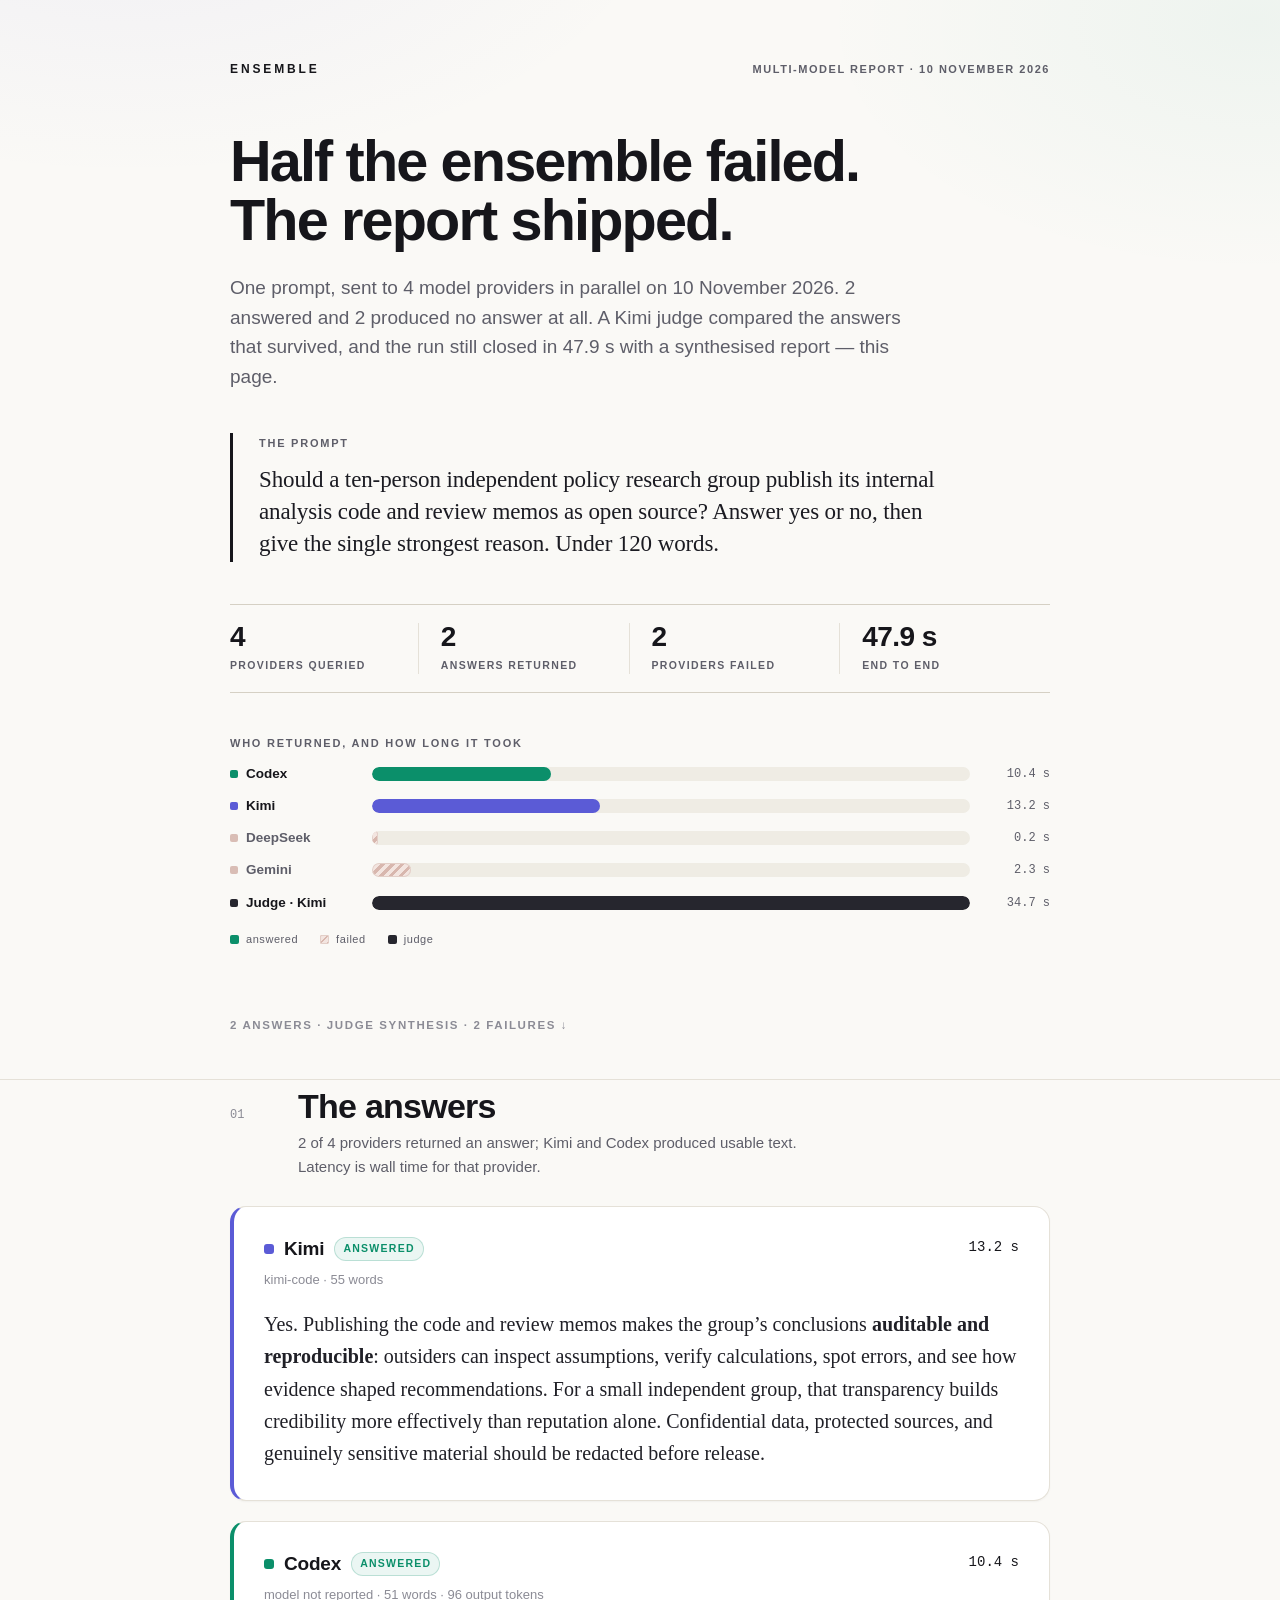
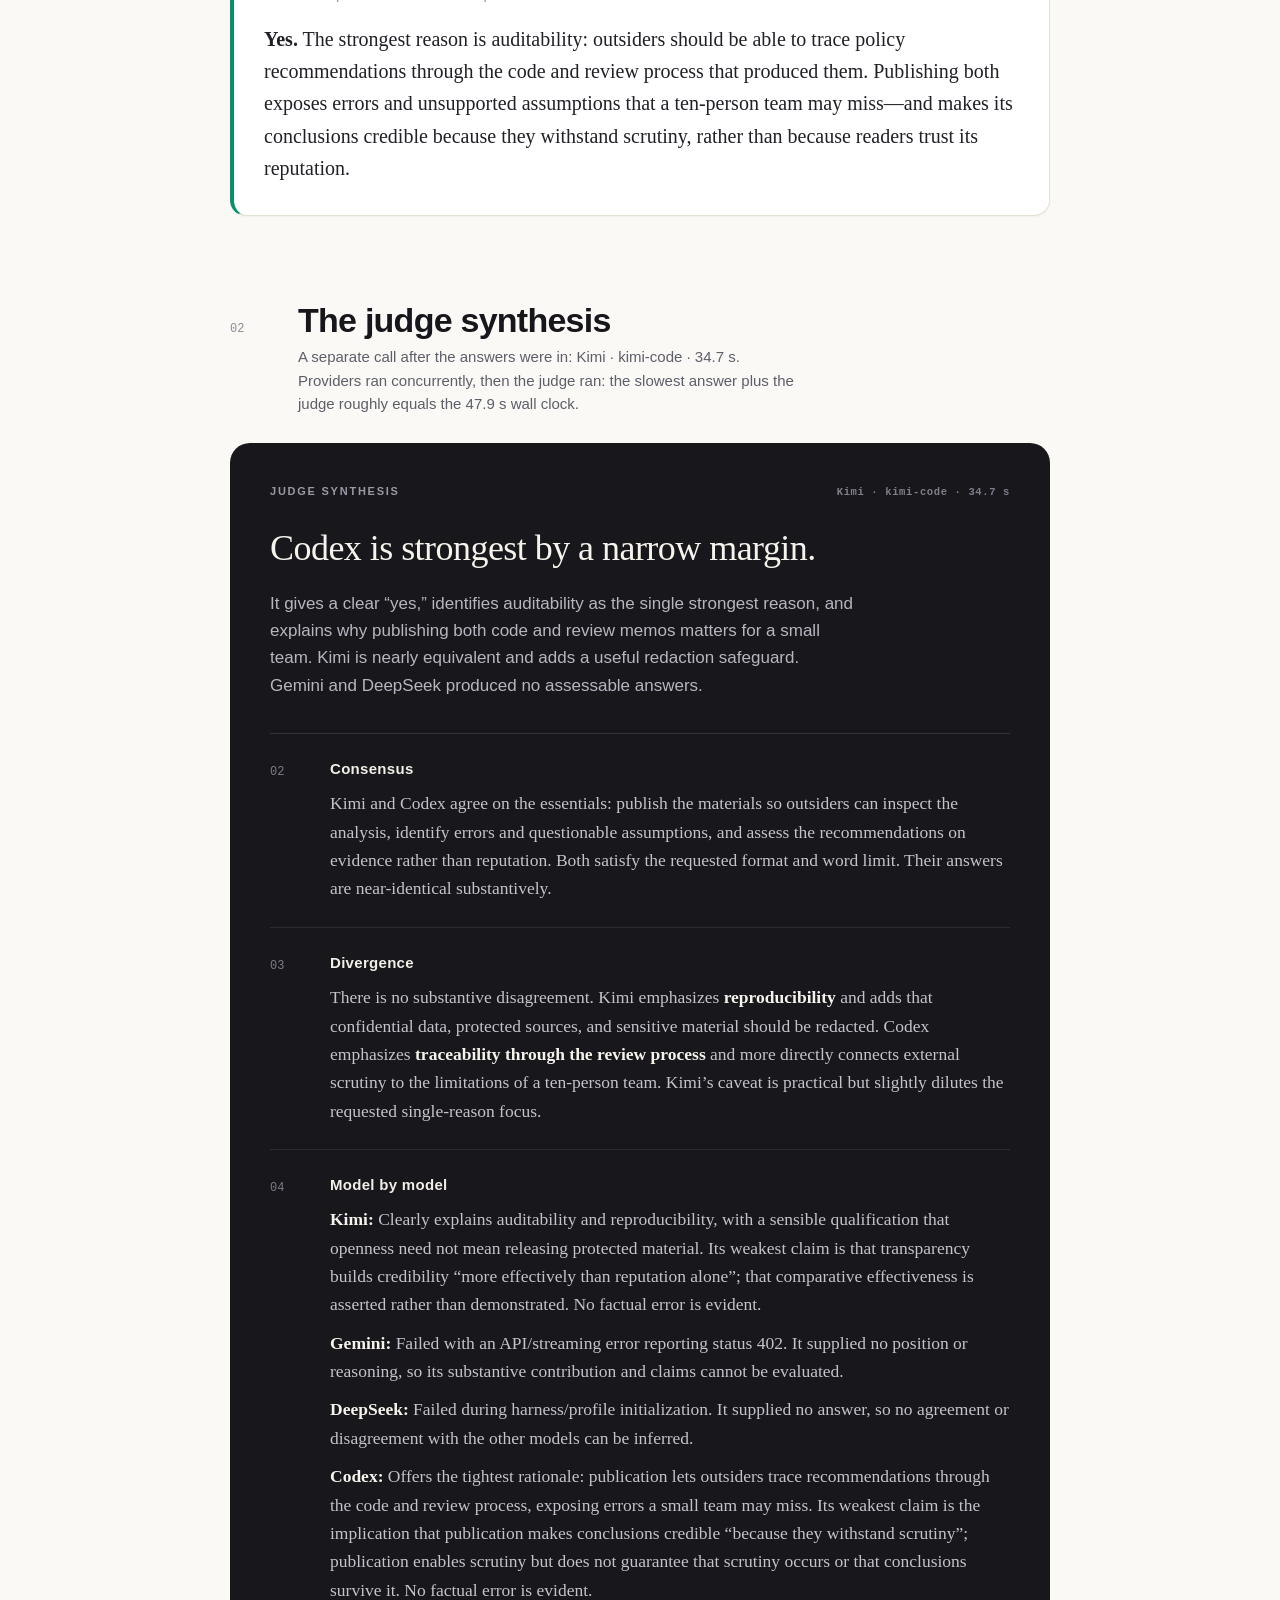
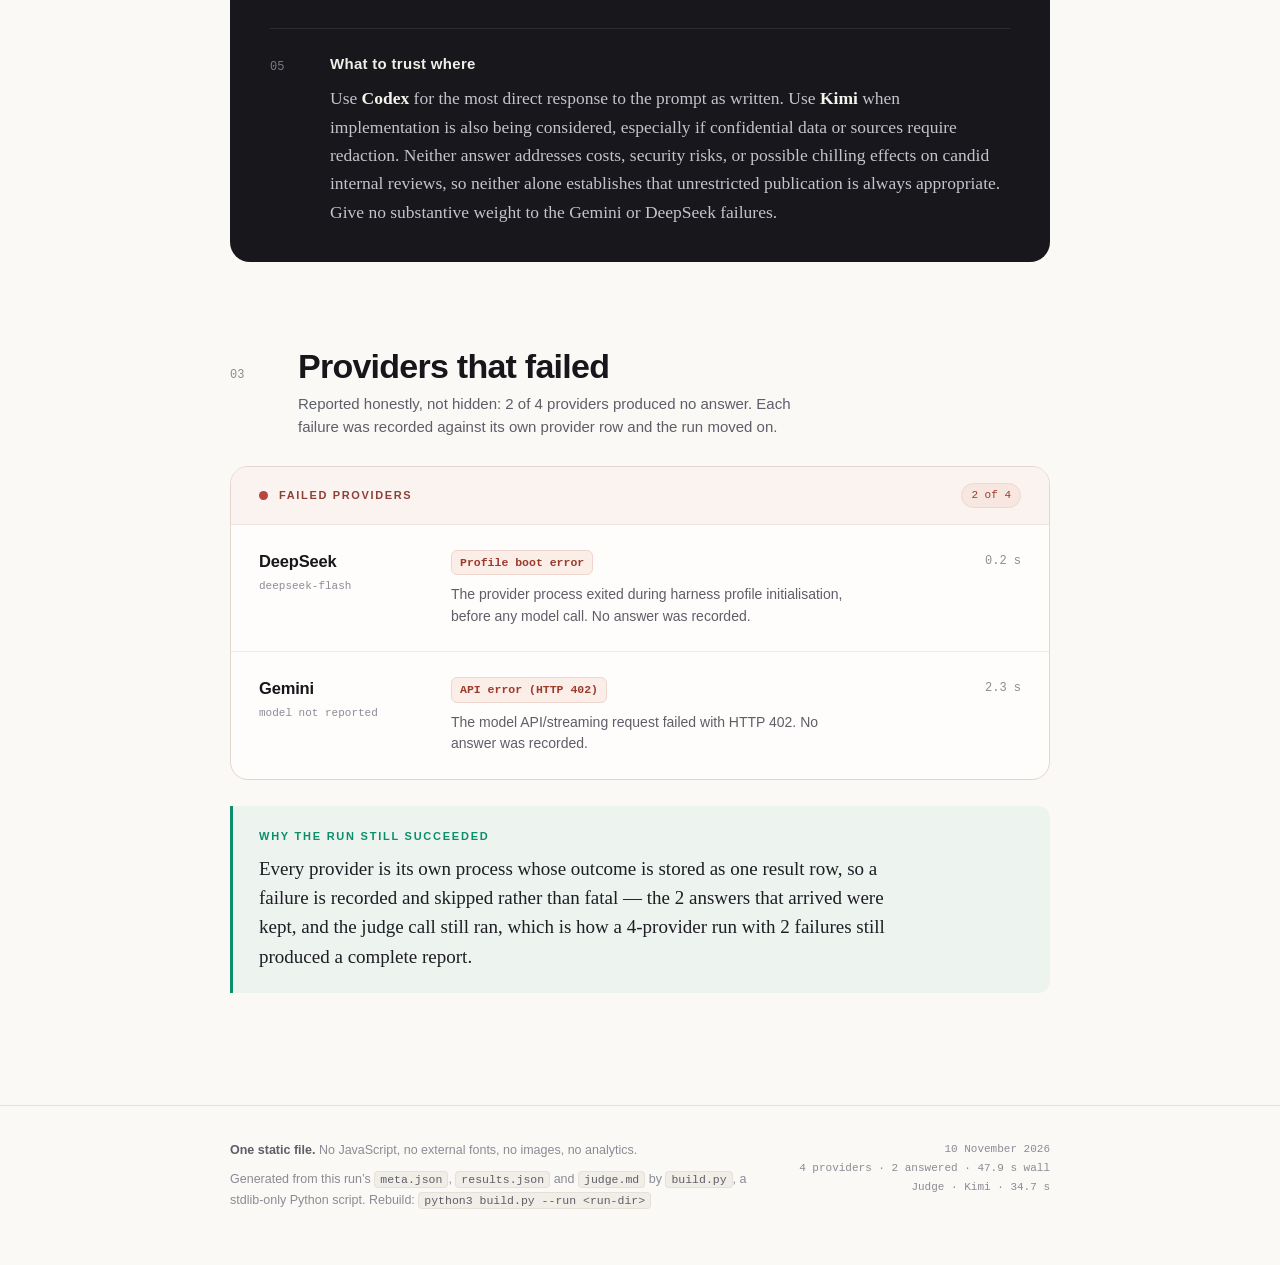
<file: demo/index.html>
<!DOCTYPE html>
<html lang="en">
<head>
<meta charset="utf-8">
<meta name="viewport" content="width=device-width, initial-scale=1">
<title>Half the ensemble failed. The report shipped.</title>
<style>

:root{
  --bg:#FAF9F6;
  --card:#FFFFFF;
  --ink:#16161B;
  --muted:#5E5E69;
  --faint:#8B8B95;
  --line:#E5E1D8;
  --line-strong:#D5D0C4;
  --ok:#0B8F6A;
  --fail:#B4483A;
  --serif: Georgia, "Iowan Old Style", "Times New Roman", serif;
  --sans: -apple-system, BlinkMacSystemFont, "Segoe UI", Roboto, Helvetica, Arial, sans-serif;
  --mono: ui-monospace, SFMono-Regular, Menlo, Consolas, monospace;
}
*,*::before,*::after{box-sizing:border-box}
html{-webkit-text-size-adjust:100%}
body{
  margin:0;
  background:var(--bg);
  color:var(--ink);
  font-family:var(--sans);
  font-size:16px;
  line-height:1.5;
  -webkit-font-smoothing:antialiased;
}
.wrap{max-width:900px;margin:0 auto;padding:0 40px}
p{margin:0}
/* ---------- hero ---------- */
.hero{
  min-height:100vh;
  display:flex;
  flex-direction:column;
  padding:60px 0 44px;
  border-bottom:1px solid var(--line);
  background:
    radial-gradient(880px 460px at 10% -10%, rgba(91,91,214,.06), transparent 62%),
    radial-gradient(720px 420px at 98% 2%, rgba(11,143,106,.05), transparent 60%),
    var(--bg);
}
.hero .wrap{width:100%;display:flex;flex-direction:column;flex:1}
.topbar{display:flex;justify-content:space-between;align-items:baseline;margin-bottom:54px}
.wordmark{font-size:12px;font-weight:800;letter-spacing:.24em}
.topmeta{font-size:11px;font-weight:600;letter-spacing:.14em;text-transform:uppercase;color:var(--muted)}
h1{
  margin:0 0 24px;
  font-size:clamp(40px,4.5vw,60px);
  line-height:1.02;
  letter-spacing:-.032em;
  font-weight:800;
}
.lede{margin:0 0 42px;max-width:64ch;font-size:19px;line-height:1.55;color:var(--muted)}
.label{font-size:11px;font-weight:700;letter-spacing:.16em;text-transform:uppercase;color:var(--muted)}
.prompt{margin:0 0 42px;padding:2px 0 2px 26px;border-left:3px solid var(--ink)}
.prompt .label{margin-bottom:12px}
.prompt p{
  font-family:var(--serif);
  font-size:23px;
  line-height:1.4;
  letter-spacing:-.005em;
  color:#1B1B22;
  max-width:60ch;
}
.stats{
  display:flex;
  margin:0 0 42px;
  padding:18px 0;
  border-top:1px solid var(--line-strong);
  border-bottom:1px solid var(--line-strong);
}
.stat{flex:1;padding:0 22px;border-left:1px solid var(--line)}
.stat:first-child{padding-left:0;border-left:0}
.stat b{display:block;margin-bottom:7px;font-size:28px;font-weight:800;letter-spacing:-.02em;line-height:1}
.stat span{display:block;font-size:10.5px;font-weight:600;letter-spacing:.13em;text-transform:uppercase;color:var(--muted)}
.timeline{margin:0 0 40px}
.timeline .label{margin-bottom:6px}
.trow{display:grid;grid-template-columns:124px 1fr 62px;align-items:center;gap:18px;padding:6px 0}
.tname{display:flex;align-items:center;gap:8px;font-size:13.5px;font-weight:600;white-space:nowrap}
.tdot{display:inline-block;width:8px;height:8px;border-radius:2px;background:var(--accent,#999);flex:0 0 auto}
.trow.fail .tname{color:var(--muted)}
.trow.fail .tdot{background:#D9BDB5}
.trow.judge .tdot{background:#26262E}
.track{display:block;height:14px;border-radius:7px;background:#EFECE4;overflow:hidden}
.bar{display:block;height:100%;border-radius:7px;background:var(--accent,#333);min-width:6px}
.trow.fail .bar{
  background:repeating-linear-gradient(135deg,#D8B7AE 0 3px,#F3E5E0 3px 7px);
  box-shadow:inset 0 0 0 1px #E3CFC8;
}
.trow.judge .bar{background:#26262E}
.tsec{font-family:var(--mono);font-size:12px;color:var(--muted);text-align:right;font-variant-numeric:tabular-nums}
.legend{display:flex;gap:22px;margin-top:12px;font-size:11px;letter-spacing:.05em;color:var(--muted)}
.legend span{display:inline-flex;align-items:center;gap:7px}
.legend i{display:inline-block;width:9px;height:9px;border-radius:2px}
.lg-ok{background:var(--ok)}
.lg-fail{background:repeating-linear-gradient(135deg,#D8B7AE 0 2px,#F3E5E0 2px 5px);box-shadow:inset 0 0 0 1px #E3CFC8}
.lg-judge{background:#26262E}
.scrollnote{margin-top:auto;padding-top:30px;font-size:11.5px;font-weight:600;letter-spacing:.14em;text-transform:uppercase;color:var(--faint)}
/* ---------- sections ---------- */
main{padding:0 0 24px}
.section{padding:0 0 78px}
.shead{
  display:grid;
  grid-template-columns:52px 1fr;
  gap:0 16px;
  align-items:baseline;
  margin-bottom:28px;
  padding-top:28px;
  border-top:1px solid var(--line-strong);
}
.shead:first-child{border-top:0;padding-top:8px}
.snum{font-family:var(--mono);font-size:12px;color:var(--faint)}
.shead h2{margin:0;font-size:clamp(26px,3vw,34px);font-weight:800;letter-spacing:-.022em;line-height:1.08}
.snote{grid-column:2;margin-top:7px;max-width:60ch;font-size:15px;line-height:1.55;color:var(--muted)}
/* ---------- answers ---------- */
.answer{
  margin-bottom:20px;
  padding:28px 30px 30px;
  background:var(--card);
  border:1px solid var(--line);
  border-left:4px solid var(--accent);
  border-radius:16px;
  box-shadow:0 1px 2px rgba(22,22,27,.04);
}
.answer:last-child{margin-bottom:0}
.ahead{display:flex;justify-content:space-between;align-items:flex-start;gap:16px}
.awho{display:flex;align-items:center;gap:10px}
.adot{display:inline-block;width:10px;height:10px;border-radius:3px;background:var(--accent)}
.ahead h3{margin:0;font-size:19px;font-weight:700;letter-spacing:-.01em}
.chip{font-size:10.5px;font-weight:700;letter-spacing:.12em;text-transform:uppercase;padding:4px 9px;border-radius:999px}
.chip-ok{color:#0B8F6A;background:rgba(11,143,106,.08);box-shadow:inset 0 0 0 1px rgba(11,143,106,.22)}
.alat{font-family:var(--mono);font-size:14px;font-variant-numeric:tabular-nums;color:var(--ink);white-space:nowrap;padding-top:2px}
.ameta{margin:7px 0 18px;font-size:13px;color:var(--faint)}
.prose{font-family:var(--serif);font-size:20px;line-height:1.62;color:#202027}
.prose p{margin:0 0 14px}
.prose p:last-child{margin-bottom:0}
.prose strong{font-weight:700}
/* ---------- judge ---------- */
.verdict{
  padding:40px 40px 36px;
  background:#17171C;
  color:#EDEAE3;
  border-radius:20px;
}
.vlabel{display:flex;justify-content:space-between;align-items:baseline;gap:16px;margin-bottom:26px;font-size:11px;font-weight:700;letter-spacing:.16em;text-transform:uppercase;color:#9C99A6}
.vattr{font-family:var(--mono);font-size:10.5px;letter-spacing:.06em;color:#817E8B;text-transform:none}
.vquote{
  margin:0 0 20px;
  font-family:var(--serif);
  font-size:clamp(26px,3.2vw,36px);
  font-weight:400;
  line-height:1.2;
  letter-spacing:-.015em;
  color:#F6F3EC;
}
.vlead{margin:0 0 34px;max-width:62ch;font-size:17px;line-height:1.6;color:#B9B5C0}
.vblocks{border-top:1px solid rgba(255,255,255,.12)}
.vblock{display:grid;grid-template-columns:44px 1fr;gap:16px;padding:24px 0;border-bottom:1px solid rgba(255,255,255,.09)}
.vblock:last-child{border-bottom:0;padding-bottom:0}
.vnum{font-family:var(--mono);font-size:12px;color:#7E7B88;padding-top:5px}
.vbody h3{margin:0 0 9px;font-size:15px;font-weight:700;letter-spacing:.02em;color:#F2EFE8}
.vbody p{margin:0 0 10px;font-family:var(--serif);font-size:17.5px;line-height:1.62;color:#C6C2CC}
.vbody p:last-child{margin-bottom:0}
.vbody strong{color:#F6F3EC;font-weight:700}
/* ---------- failures ---------- */
.failpanel{border:1px solid #E7D4CE;border-radius:18px;background:#FFFDFB;overflow:hidden}
.fhead{display:flex;align-items:center;gap:11px;padding:16px 28px;border-bottom:1px solid #F0E3DE;background:#FBF3F0}
.fdot{display:inline-block;width:9px;height:9px;border-radius:50%;background:var(--fail)}
.fheadlabel{font-size:11px;font-weight:700;letter-spacing:.15em;text-transform:uppercase;color:#8F4034}
.fchip{margin-left:auto;font-family:var(--mono);font-size:11px;color:#9C3B2C;background:#F8E7E1;border:1px solid #EFD6CD;border-radius:999px;padding:3px 9px}
.frow{display:grid;grid-template-columns:170px 1fr 66px;gap:22px;align-items:start;padding:24px 28px;border-bottom:1px solid #F4E9E4}
.frow:last-child{border-bottom:0}
.fid strong{display:block;font-size:16.5px;letter-spacing:-.01em}
.fmodel{display:block;margin-top:4px;font-family:var(--mono);font-size:11px;color:var(--faint)}
.ftype{display:inline-block;margin-bottom:9px;padding:3px 8px;font-family:var(--mono);font-size:11.5px;font-weight:600;color:#9C3B2C;background:#FBEDE8;border:1px solid #EFD6CD;border-radius:6px}
.fdet{margin:0;max-width:52ch;font-size:14px;line-height:1.55;color:var(--muted)}
.ftime{font-family:var(--mono);font-size:12px;color:var(--faint);text-align:right;font-variant-numeric:tabular-nums;padding-top:3px}
.survived{margin-top:26px;padding:22px 26px;background:rgba(11,143,106,.05);border-left:3px solid var(--ok);border-radius:0 12px 12px 0}
.slabel{margin-bottom:9px;font-size:11px;font-weight:700;letter-spacing:.16em;text-transform:uppercase;color:#0B8F6A}
.survived p{font-family:var(--serif);font-size:19px;line-height:1.55;color:#1E1E24;max-width:66ch}
.empty{margin:0;padding:26px;border:1px dashed var(--line-strong);border-radius:12px;color:var(--muted)}
/* ---------- footer ---------- */
footer{margin-top:10px;padding:34px 0 56px;border-top:1px solid var(--line)}
.foot{display:flex;justify-content:space-between;gap:40px;font-size:12.5px;line-height:1.65;color:var(--faint)}
.foot p{margin:0 0 8px}
.foot p:last-child{margin-bottom:0}
.foot strong{color:var(--muted);font-weight:700}
.foot code{font-family:var(--mono);font-size:11.5px;color:var(--muted);background:#F1EEE7;border:1px solid var(--line);border-radius:4px;padding:1px 5px}
.footfacts{flex:0 0 auto;text-align:right;font-family:var(--mono);font-size:11px;line-height:1.7;color:var(--faint)}
/* ---------- small screens ---------- */
@media (max-width:760px){
  .wrap{padding:0 22px}
  .hero{padding-top:40px}
  .stats{flex-wrap:wrap;gap:16px 0}
  .stat{flex:1 1 40%;border-left:0;padding:0}
  .trow{grid-template-columns:104px 1fr 54px;gap:12px}
  .frow{grid-template-columns:1fr;gap:10px;padding:22px}
  .ftime{text-align:left;padding-top:0}
  .verdict{padding:28px 24px}
  .vblock{grid-template-columns:34px 1fr;gap:10px}
  .vlabel{flex-direction:column;gap:6px}
  .foot{flex-direction:column;gap:18px}
  .footfacts{text-align:left}
  .answer{padding:24px 22px}
}
@media (max-width:560px){
  h1{font-size:34px}
  .topbar{flex-direction:column;align-items:flex-start;gap:7px;margin-bottom:40px}
  .lede{font-size:17.5px}
  .prompt p{font-size:20px}
  .stats{gap:16px 0}
  .stat{flex:1 1 42%}
  .legend{flex-wrap:wrap;gap:12px}
  .vquote{font-size:24px}
  .vbody p{font-size:16.5px}
}
@media print{
  .hero{min-height:0}
  .scrollnote{display:none}
}

</style>
</head>
<body>
<header class="hero">
  <div class="wrap">
    <div class="topbar">
      <span class="wordmark">ENSEMBLE</span>
      <span class="topmeta">Multi-model report &middot; 10 November 2026</span>
    </div>
    <h1>Half the ensemble failed.<br>The report shipped.</h1>
    <p class="lede">One prompt, sent to 4 model providers in parallel on 10 November 2026. 2 answered and 2 produced no answer at all. A Kimi judge compared the answers that survived, and the run still closed in 47.9 s with a synthesised report &mdash; this page.</p>

    <section class="prompt">
      <div class="label">The prompt</div>
      <p>Should a ten-person independent policy research group publish its internal analysis code and review memos as open source? Answer yes or no, then give the single strongest reason. Under 120 words.</p>
    </section>

    <div class="stats">
      <div class="stat"><b>4</b><span>providers queried</span></div>
      <div class="stat"><b>2</b><span>answers returned</span></div>
      <div class="stat"><b>2</b><span>providers failed</span></div>
      <div class="stat"><b>47.9 s</b><span>end to end</span></div>
    </div>

    <section class="timeline">
      <div class="label">Who returned, and how long it took</div>
      
        <div class="trow">
          <span class="tname"><i class="tdot" style="--accent:#0B8F6A"></i>Codex</span>
          <span class="track"><span class="bar" style="--accent:#0B8F6A;width:30.0%"></span></span>
          <span class="tsec">10.4 s</span>
        </div>
        <div class="trow">
          <span class="tname"><i class="tdot" style="--accent:#5B5BD6"></i>Kimi</span>
          <span class="track"><span class="bar" style="--accent:#5B5BD6;width:38.1%"></span></span>
          <span class="tsec">13.2 s</span>
        </div>
        <div class="trow fail">
          <span class="tname"><i class="tdot"></i>DeepSeek</span>
          <span class="track"><span class="bar" style="width:0.7%"></span></span>
          <span class="tsec">0.2 s</span>
        </div>
        <div class="trow fail">
          <span class="tname"><i class="tdot"></i>Gemini</span>
          <span class="track"><span class="bar" style="width:6.5%"></span></span>
          <span class="tsec">2.3 s</span>
        </div>
        <div class="trow judge">
          <span class="tname"><i class="tdot"></i>Judge &middot; Kimi</span>
          <span class="track"><span class="bar" style="width:100.0%"></span></span>
          <span class="tsec">34.7 s</span>
        </div>
      <div class="legend">
        <span><i class="lg-ok"></i>answered</span>
        <span><i class="lg-fail"></i>failed</span>
        <span><i class="lg-judge"></i>judge</span>
      </div>
    </section>

    <div class="scrollnote">2 answers &middot; judge synthesis &middot; 2 failures &darr;</div>
  </div>
</header>

<main>
  <div class="wrap">
    <section class="section" id="answers">
      <div class="shead">
        <span class="snum">01</span>
        <h2>The answers</h2>
        <p class="snote">2 of 4 providers returned an answer; Kimi and Codex produced usable text. Latency is wall time for that provider.</p>
      </div>
      
      <article class="answer" style="--accent:#5B5BD6">
        <header class="ahead">
          <div class="awho">
            <span class="adot" aria-hidden="true"></span>
            <h3>Kimi</h3>
            <span class="chip chip-ok">answered</span>
          </div>
          <span class="alat">13.2 s</span>
        </header>
        <p class="ameta">kimi-code &middot; 55 words</p>
        <div class="prose"><p>Yes. Publishing the code and review memos makes the group’s conclusions <strong>auditable and reproducible</strong>: outsiders can inspect assumptions, verify calculations, spot errors, and see how evidence shaped recommendations. For a small independent group, that transparency builds credibility more effectively than reputation alone. Confidential data, protected sources, and genuinely sensitive material should be redacted before release.</p></div>
      </article>
      <article class="answer" style="--accent:#0B8F6A">
        <header class="ahead">
          <div class="awho">
            <span class="adot" aria-hidden="true"></span>
            <h3>Codex</h3>
            <span class="chip chip-ok">answered</span>
          </div>
          <span class="alat">10.4 s</span>
        </header>
        <p class="ameta">model not reported &middot; 51 words &middot; 96 output tokens</p>
        <div class="prose"><p><strong>Yes.</strong> The strongest reason is auditability: outsiders should be able to trace policy recommendations through the code and review process that produced them. Publishing both exposes errors and unsupported assumptions that a ten-person team may miss—and makes its conclusions credible because they withstand scrutiny, rather than because readers trust its reputation.</p></div>
      </article>
    </section>
    
    <section class="section" id="judge">
      <div class="shead">
        <span class="snum">02</span>
        <h2>The judge synthesis</h2>
        <p class="snote">A separate call after the answers were in: Kimi &middot; kimi-code &middot; 34.7 s. Providers ran concurrently, then the judge ran: the slowest answer plus the judge roughly equals the 47.9 s wall clock.</p>
      </div>
      
    <div class="verdict">
      <div class="vlabel"><span>Judge synthesis</span><span class="vattr">Kimi &middot; kimi-code &middot; 34.7 s</span></div>
      <blockquote class="vquote">Codex is strongest by a narrow margin.</blockquote>
      <p class="vlead">It gives a clear “yes,” identifies auditability as the single strongest reason, and explains why publishing both code and review memos matters for a small team. Kimi is nearly equivalent and adds a useful redaction safeguard. Gemini and DeepSeek produced no assessable answers.</p>
      <div class="vblocks">
          <div class="vblock">
            <span class="vnum">02</span>
            <div class="vbody">
              <h3>Consensus</h3>
              <p>Kimi and Codex agree on the essentials: publish the materials so outsiders can inspect the analysis, identify errors and questionable assumptions, and assess the recommendations on evidence rather than reputation. Both satisfy the requested format and word limit. Their answers are near-identical substantively.</p>
            </div>
          </div>
          <div class="vblock">
            <span class="vnum">03</span>
            <div class="vbody">
              <h3>Divergence</h3>
              <p>There is no substantive disagreement. Kimi emphasizes <strong>reproducibility</strong> and adds that confidential data, protected sources, and sensitive material should be redacted. Codex emphasizes <strong>traceability through the review process</strong> and more directly connects external scrutiny to the limitations of a ten-person team. Kimi’s caveat is practical but slightly dilutes the requested single-reason focus.</p>
            </div>
          </div>
          <div class="vblock">
            <span class="vnum">04</span>
            <div class="vbody">
              <h3>Model by model</h3>
              <p><strong>Kimi:</strong> Clearly explains auditability and reproducibility, with a sensible qualification that openness need not mean releasing protected material. Its weakest claim is that transparency builds credibility “more effectively than reputation alone”; that comparative effectiveness is asserted rather than demonstrated. No factual error is evident.</p><p><strong>Gemini:</strong> Failed with an API/streaming error reporting status 402. It supplied no position or reasoning, so its substantive contribution and claims cannot be evaluated.</p><p><strong>DeepSeek:</strong> Failed during harness/profile initialization. It supplied no answer, so no agreement or disagreement with the other models can be inferred.</p><p><strong>Codex:</strong> Offers the tightest rationale: publication lets outsiders trace recommendations through the code and review process, exposing errors a small team may miss. Its weakest claim is the implication that publication makes conclusions credible “because they withstand scrutiny”; publication enables scrutiny but does not guarantee that scrutiny occurs or that conclusions survive it. No factual error is evident.</p>
            </div>
          </div>
          <div class="vblock">
            <span class="vnum">05</span>
            <div class="vbody">
              <h3>What to trust where</h3>
              <p>Use <strong>Codex</strong> for the most direct response to the prompt as written. Use <strong>Kimi</strong> when implementation is also being considered, especially if confidential data or sources require redaction. Neither answer addresses costs, security risks, or possible chilling effects on candid internal reviews, so neither alone establishes that unrestricted publication is always appropriate. Give no substantive weight to the Gemini or DeepSeek failures.</p>
            </div>
          </div></div>
    </div>
    </section>
    
    <section class="section" id="failures">
      <div class="shead">
        <span class="snum">03</span>
        <h2>Providers that failed</h2>
        <p class="snote">Reported honestly, not hidden: 2 of 4 providers produced no answer. Each failure was recorded against its own provider row and the run moved on.</p>
      </div>
      <div class="failpanel">
        <div class="fhead">
          <span class="fdot" aria-hidden="true"></span>
          <span class="fheadlabel">Failed providers</span>
          <span class="fchip">2 of 4</span>
        </div>
        
        <div class="frow">
          <div class="fid">
            <strong>DeepSeek</strong>
            <span class="fmodel">deepseek-flash</span>
          </div>
          <div class="fbody">
            <span class="ftype">Profile boot error</span>
            <p class="fdet">The provider process exited during harness profile initialisation, before any model call. No answer was recorded.</p>
          </div>
          <span class="ftime">0.2 s</span>
        </div>
        <div class="frow">
          <div class="fid">
            <strong>Gemini</strong>
            <span class="fmodel">model not reported</span>
          </div>
          <div class="fbody">
            <span class="ftype">API error (HTTP 402)</span>
            <p class="fdet">The model API/streaming request failed with HTTP 402. No answer was recorded.</p>
          </div>
          <span class="ftime">2.3 s</span>
        </div>
      </div>
      <div class="survived">
        <div class="slabel">Why the run still succeeded</div>
        <p>Every provider is its own process whose outcome is stored as one result row, so a failure is recorded and skipped rather than fatal — the 2 answers that arrived were kept, and the judge call still ran, which is how a 4-provider run with 2 failures still produced a complete report.</p>
      </div>
    </section>
  </div>
</main>

<footer>
  <div class="wrap">
    <div class="foot">
      <div>
        <p><strong>One static file.</strong> No JavaScript, no external fonts, no images, no analytics.</p>
        <p>Generated from this run&rsquo;s <code>meta.json</code>, <code>results.json</code> and <code>judge.md</code> by <code>build.py</code>, a stdlib-only Python script. Rebuild: <code>python3 build.py --run &lt;run-dir&gt;</code></p>
      </div>
      <div class="footfacts">
        <p>10 November 2026<br>4 providers &middot; 2 answered &middot; 47.9 s wall<br>Judge &middot; Kimi &middot; 34.7 s</p>
      </div>
    </div>
  </div>
</footer>
</body>
</html>
</file>
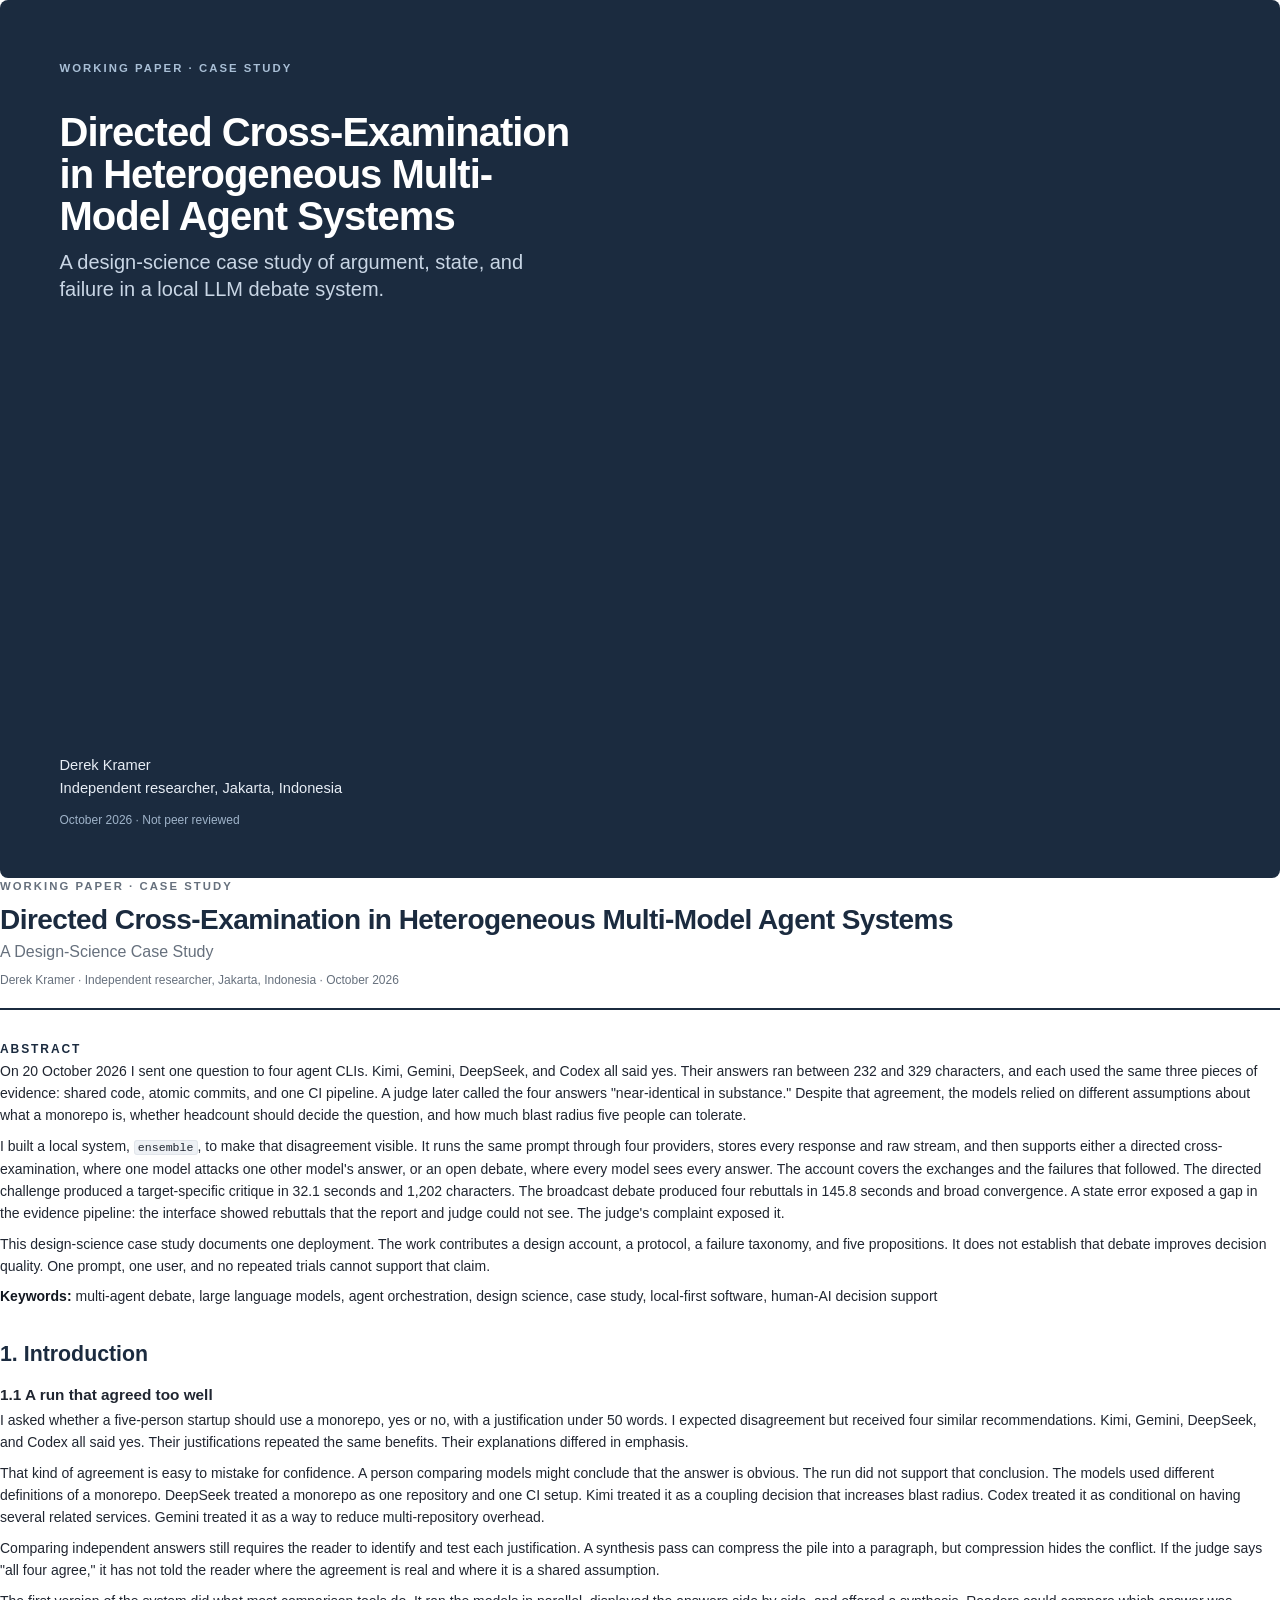
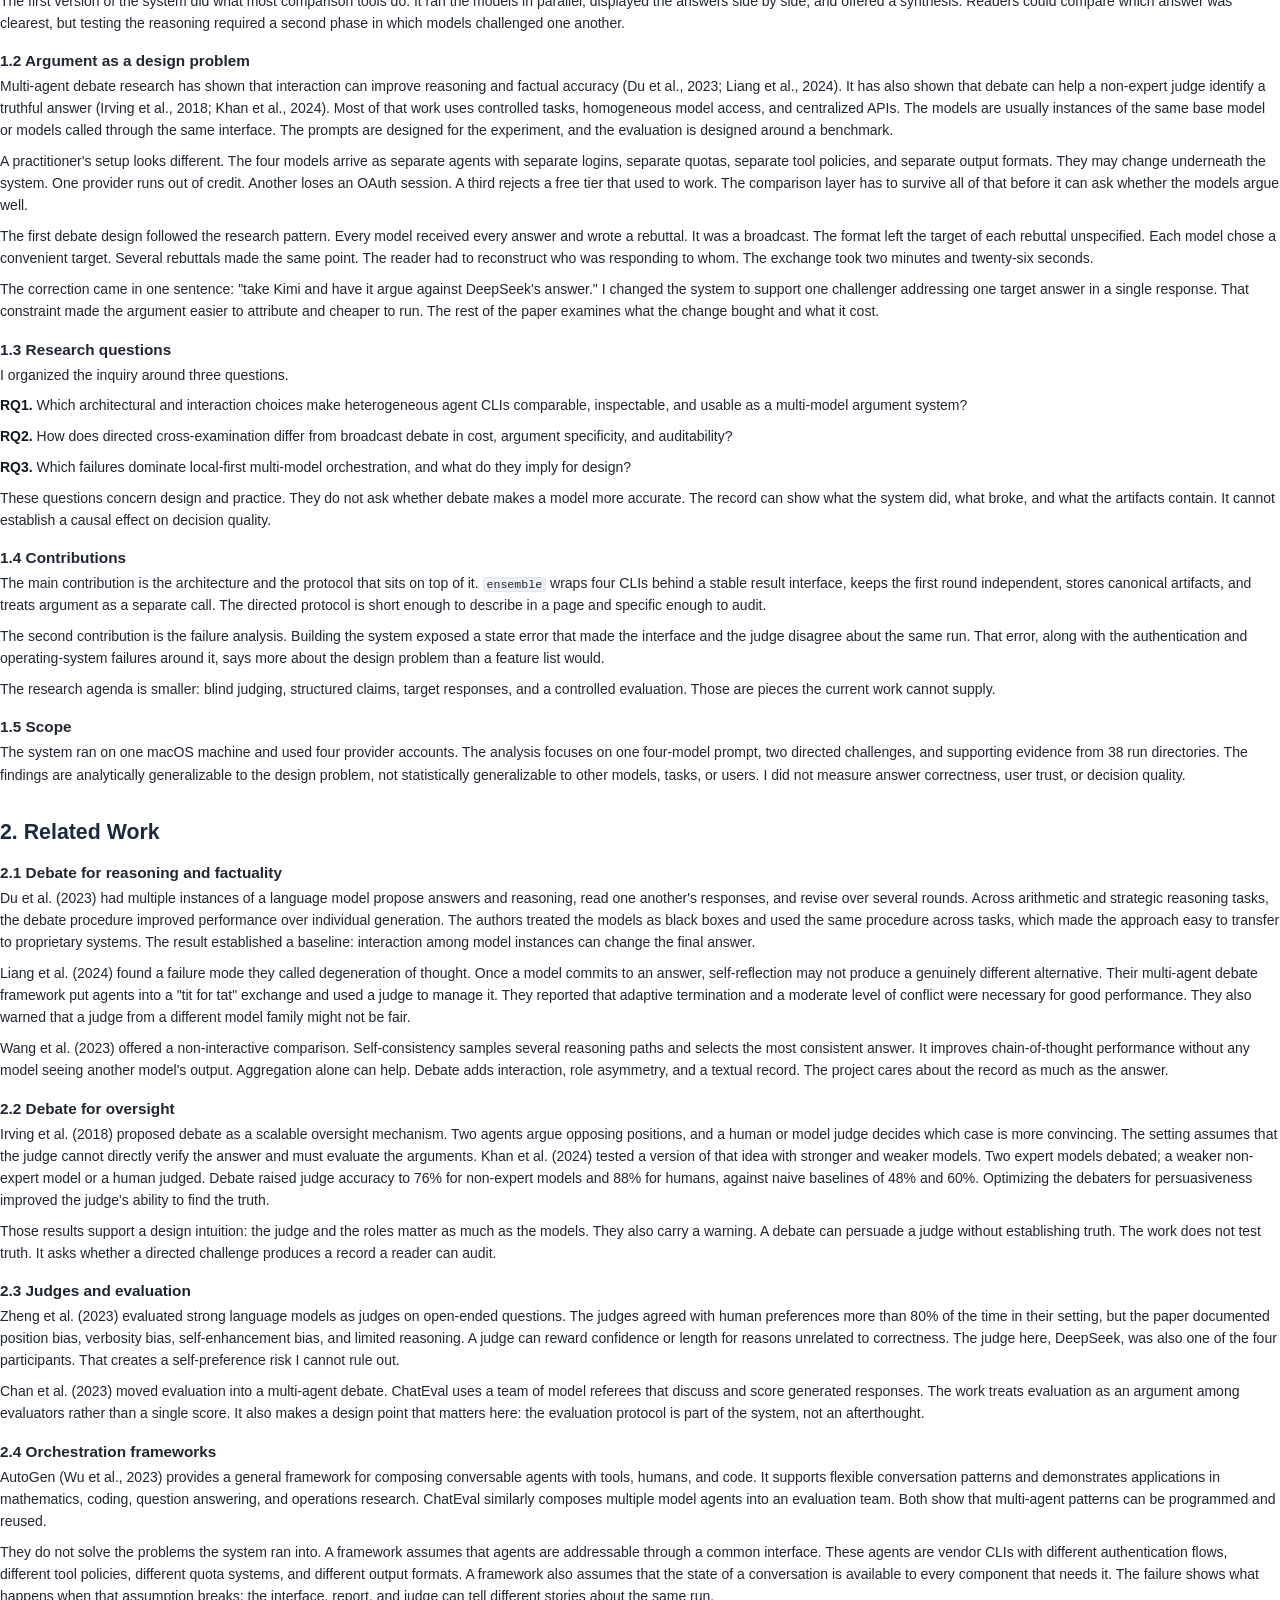
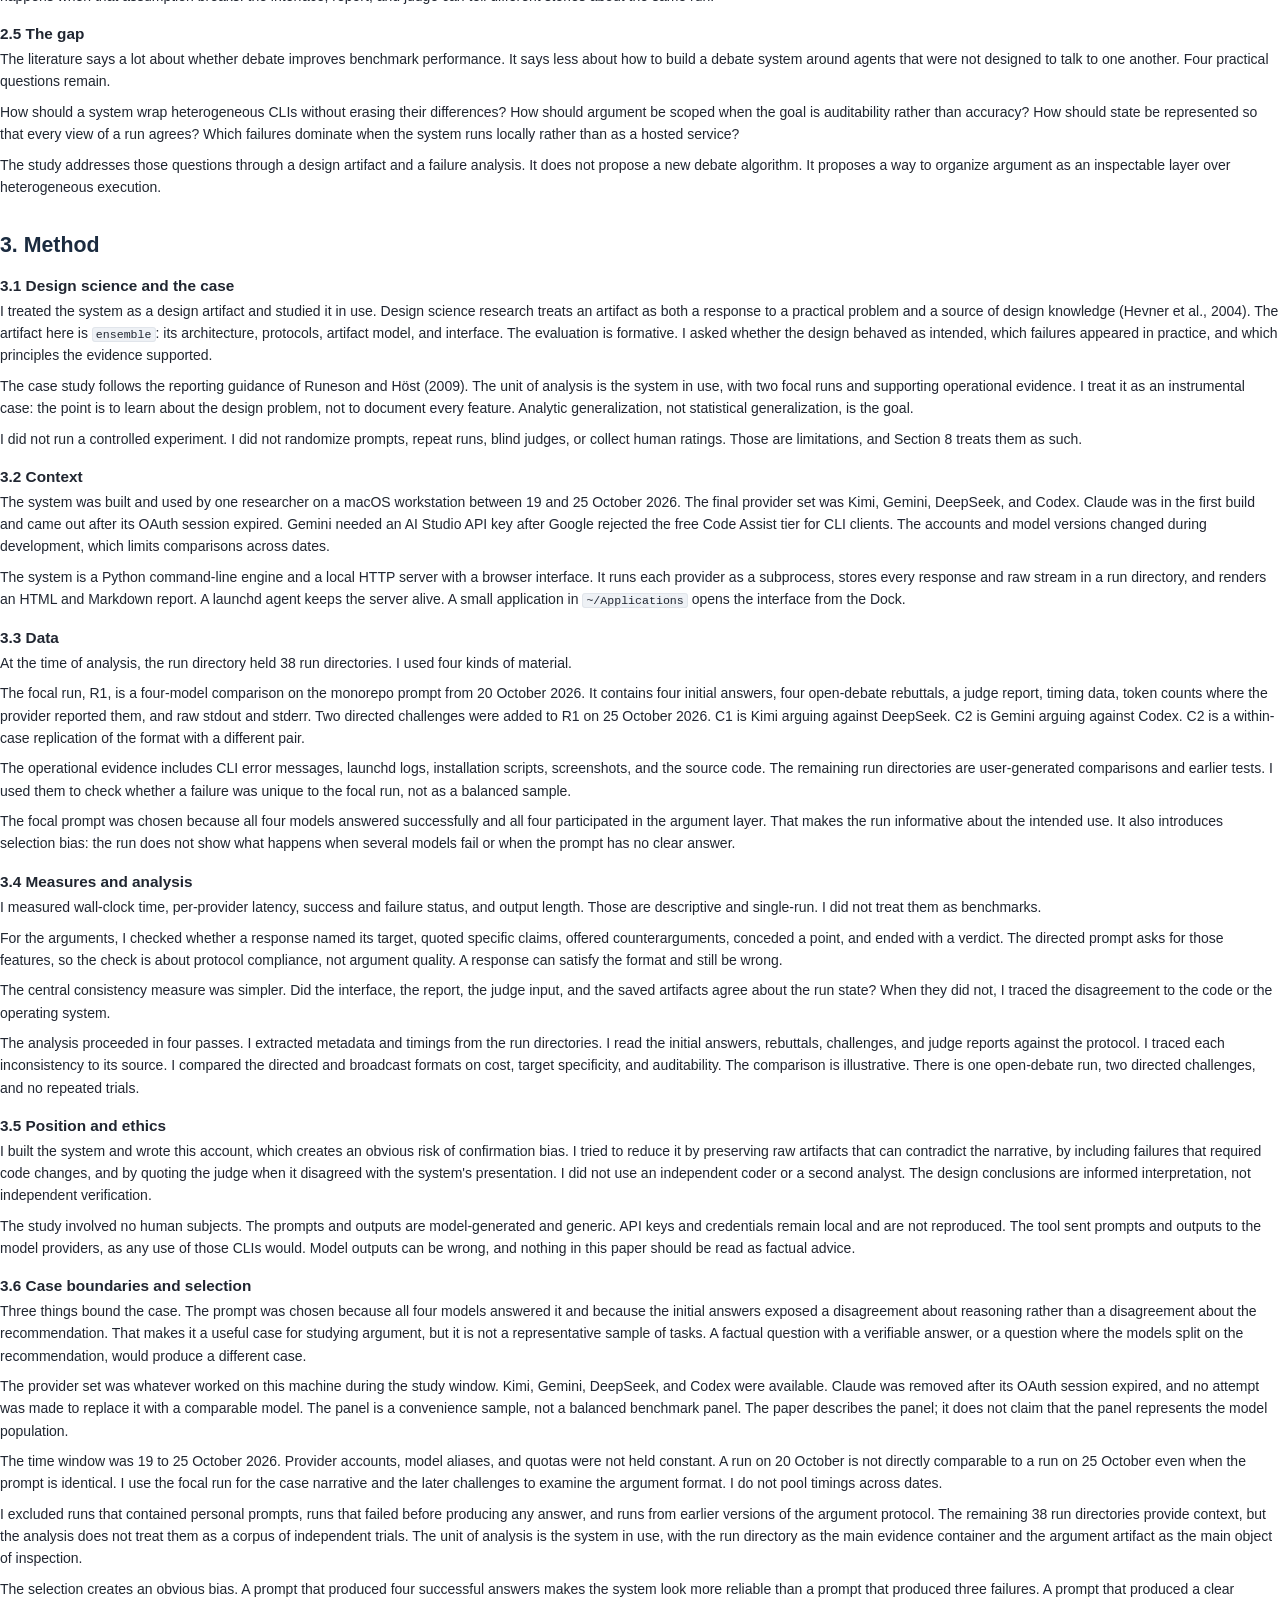
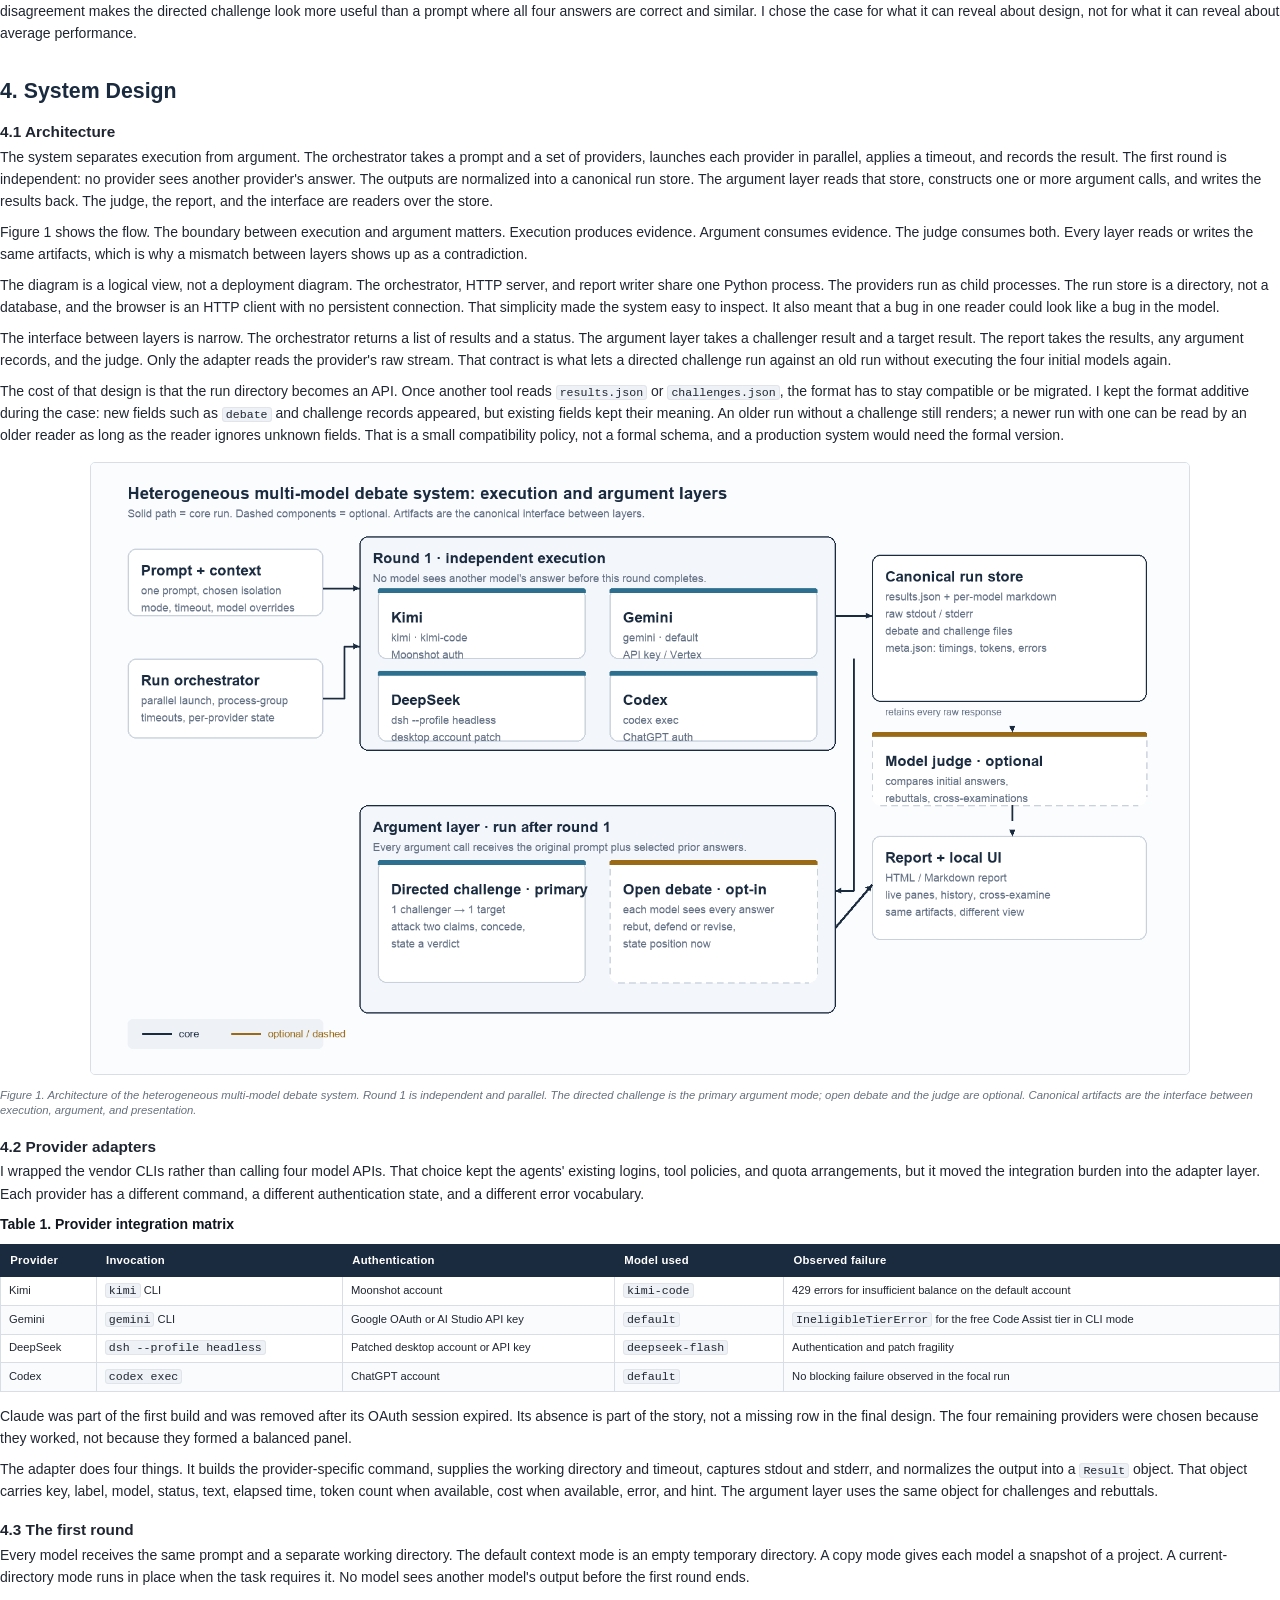
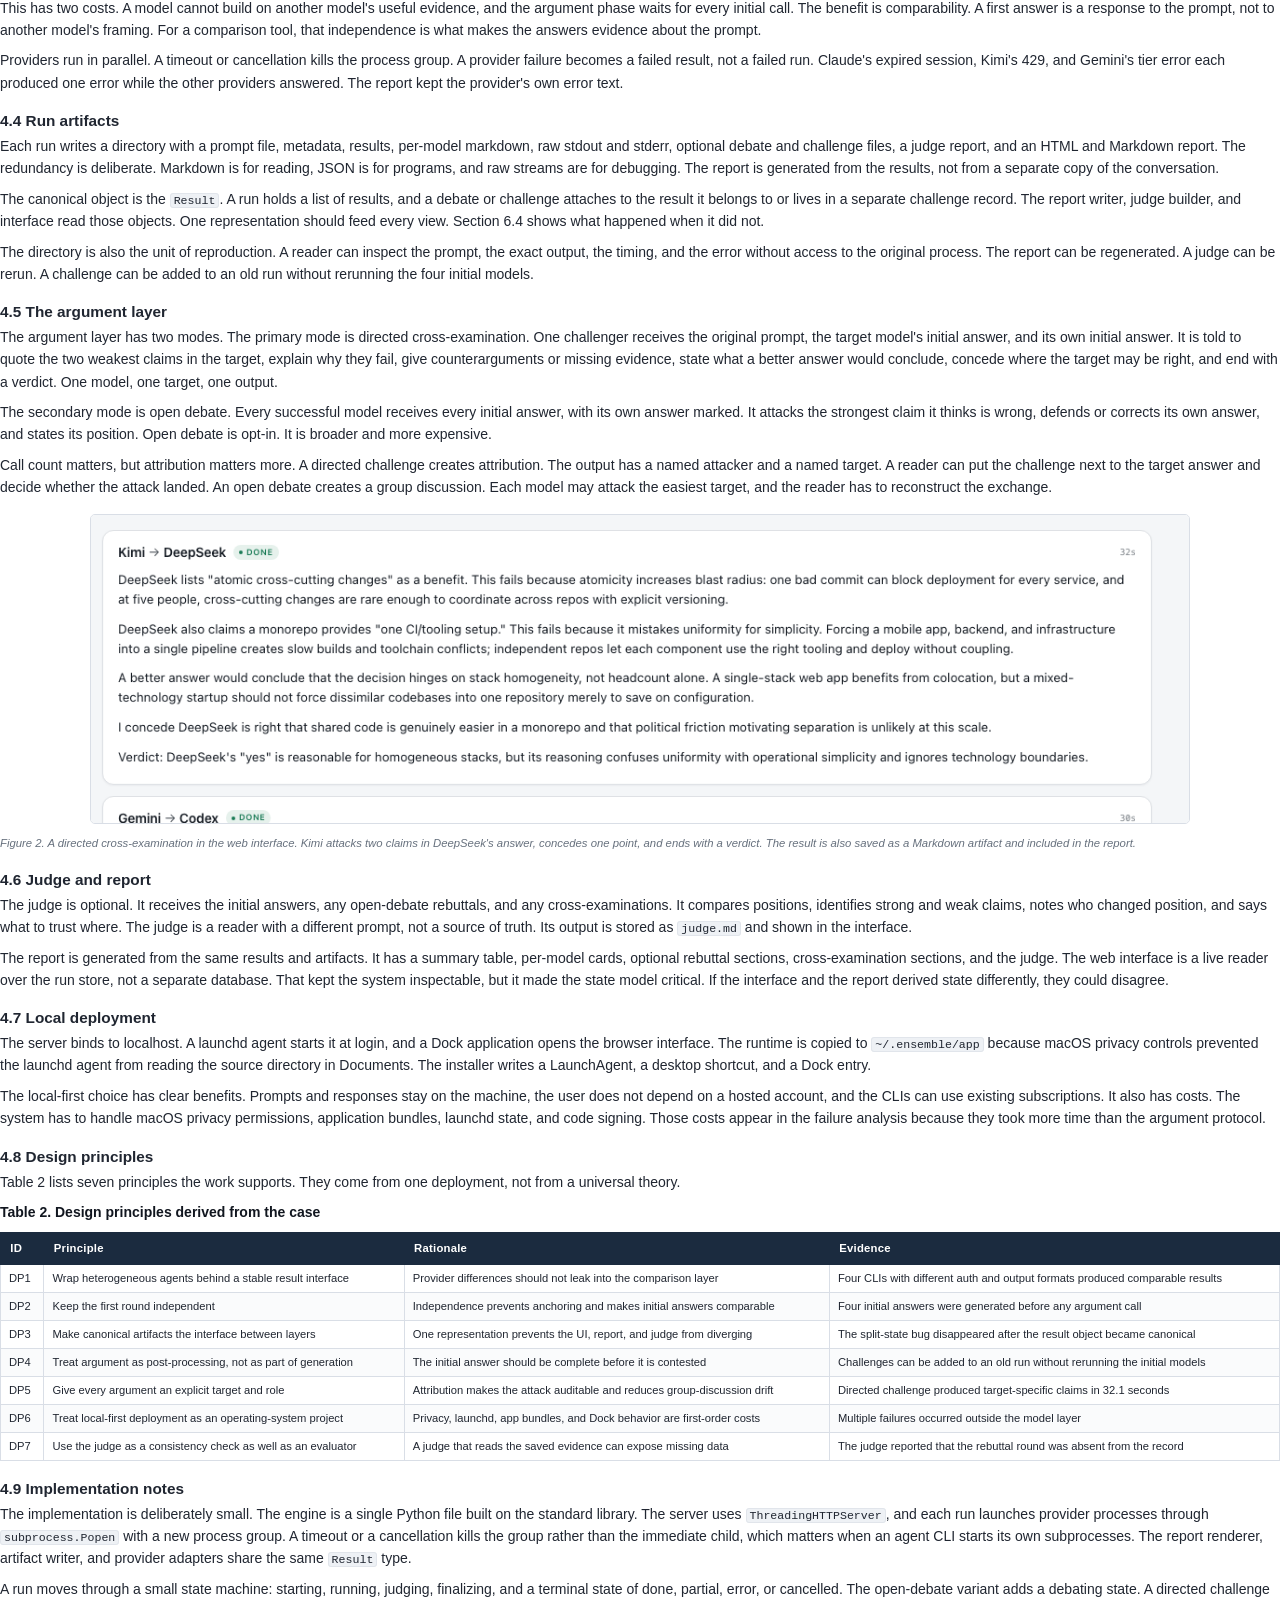
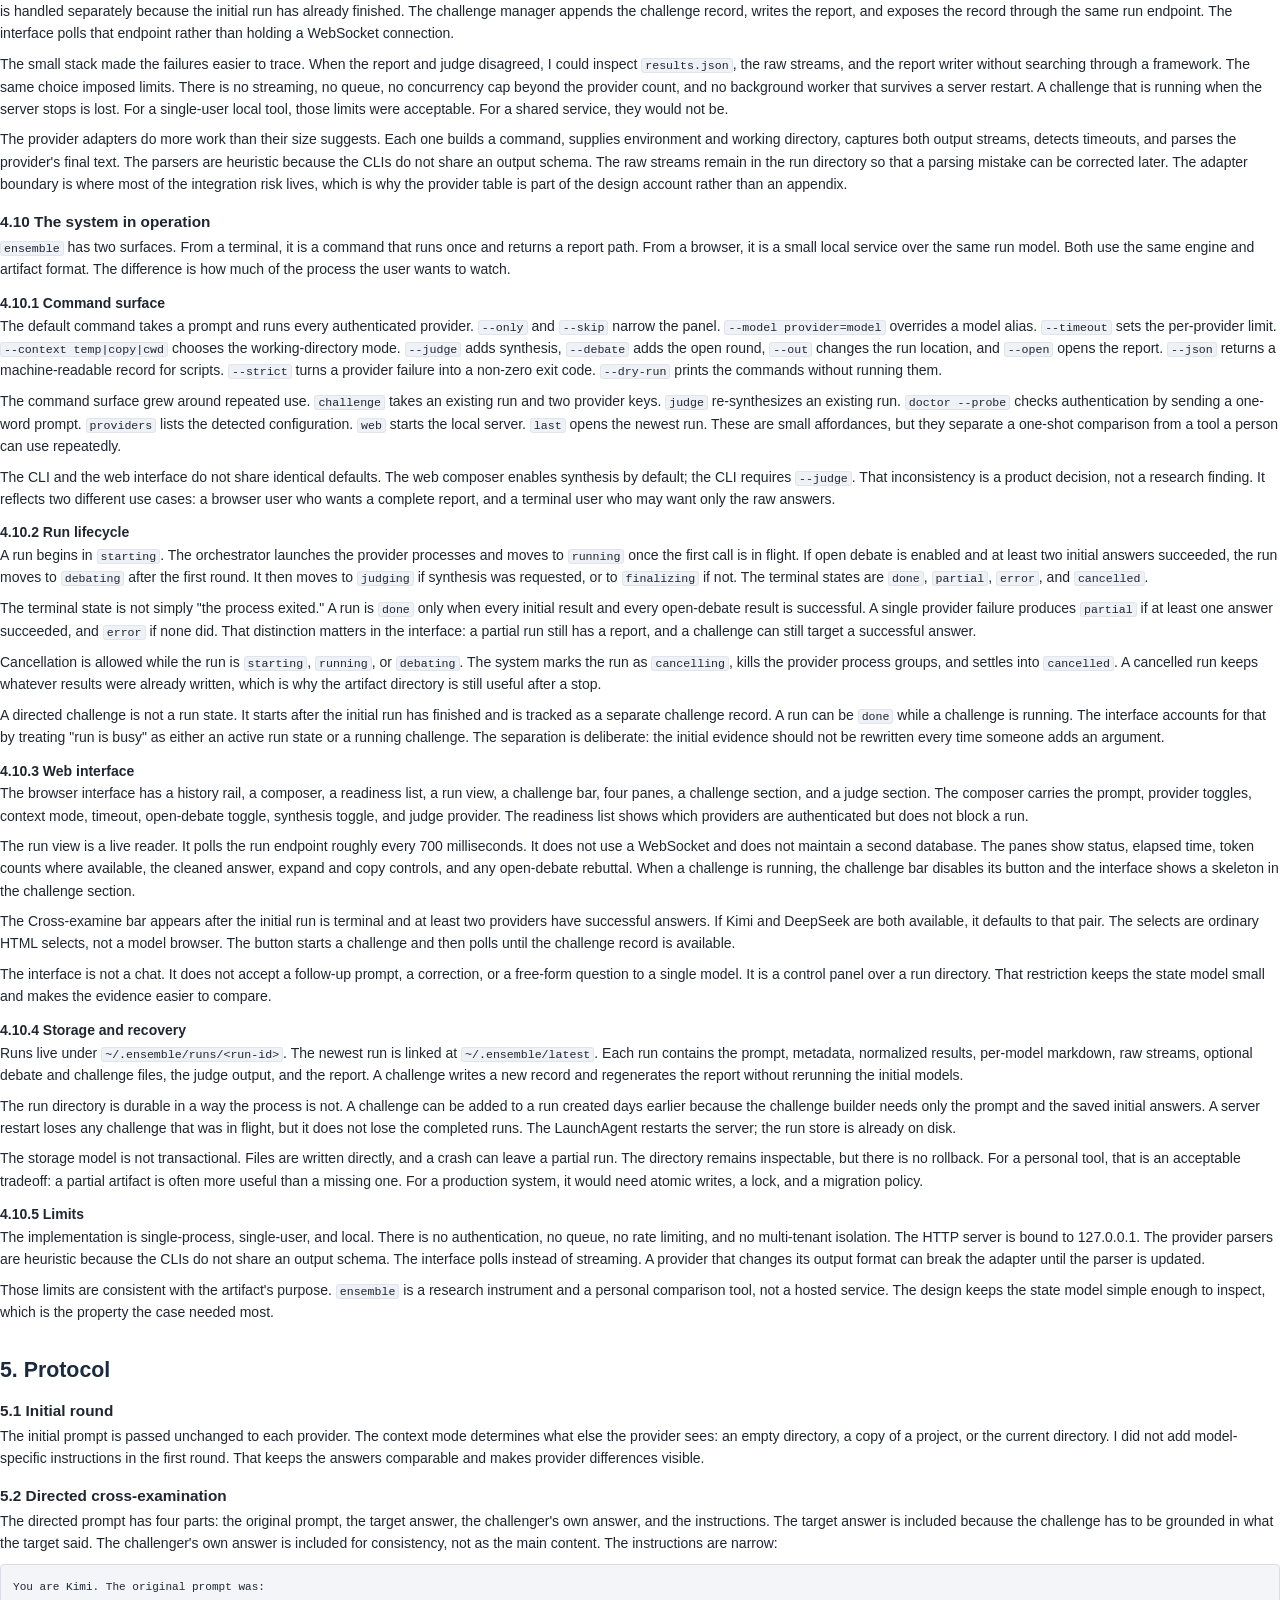
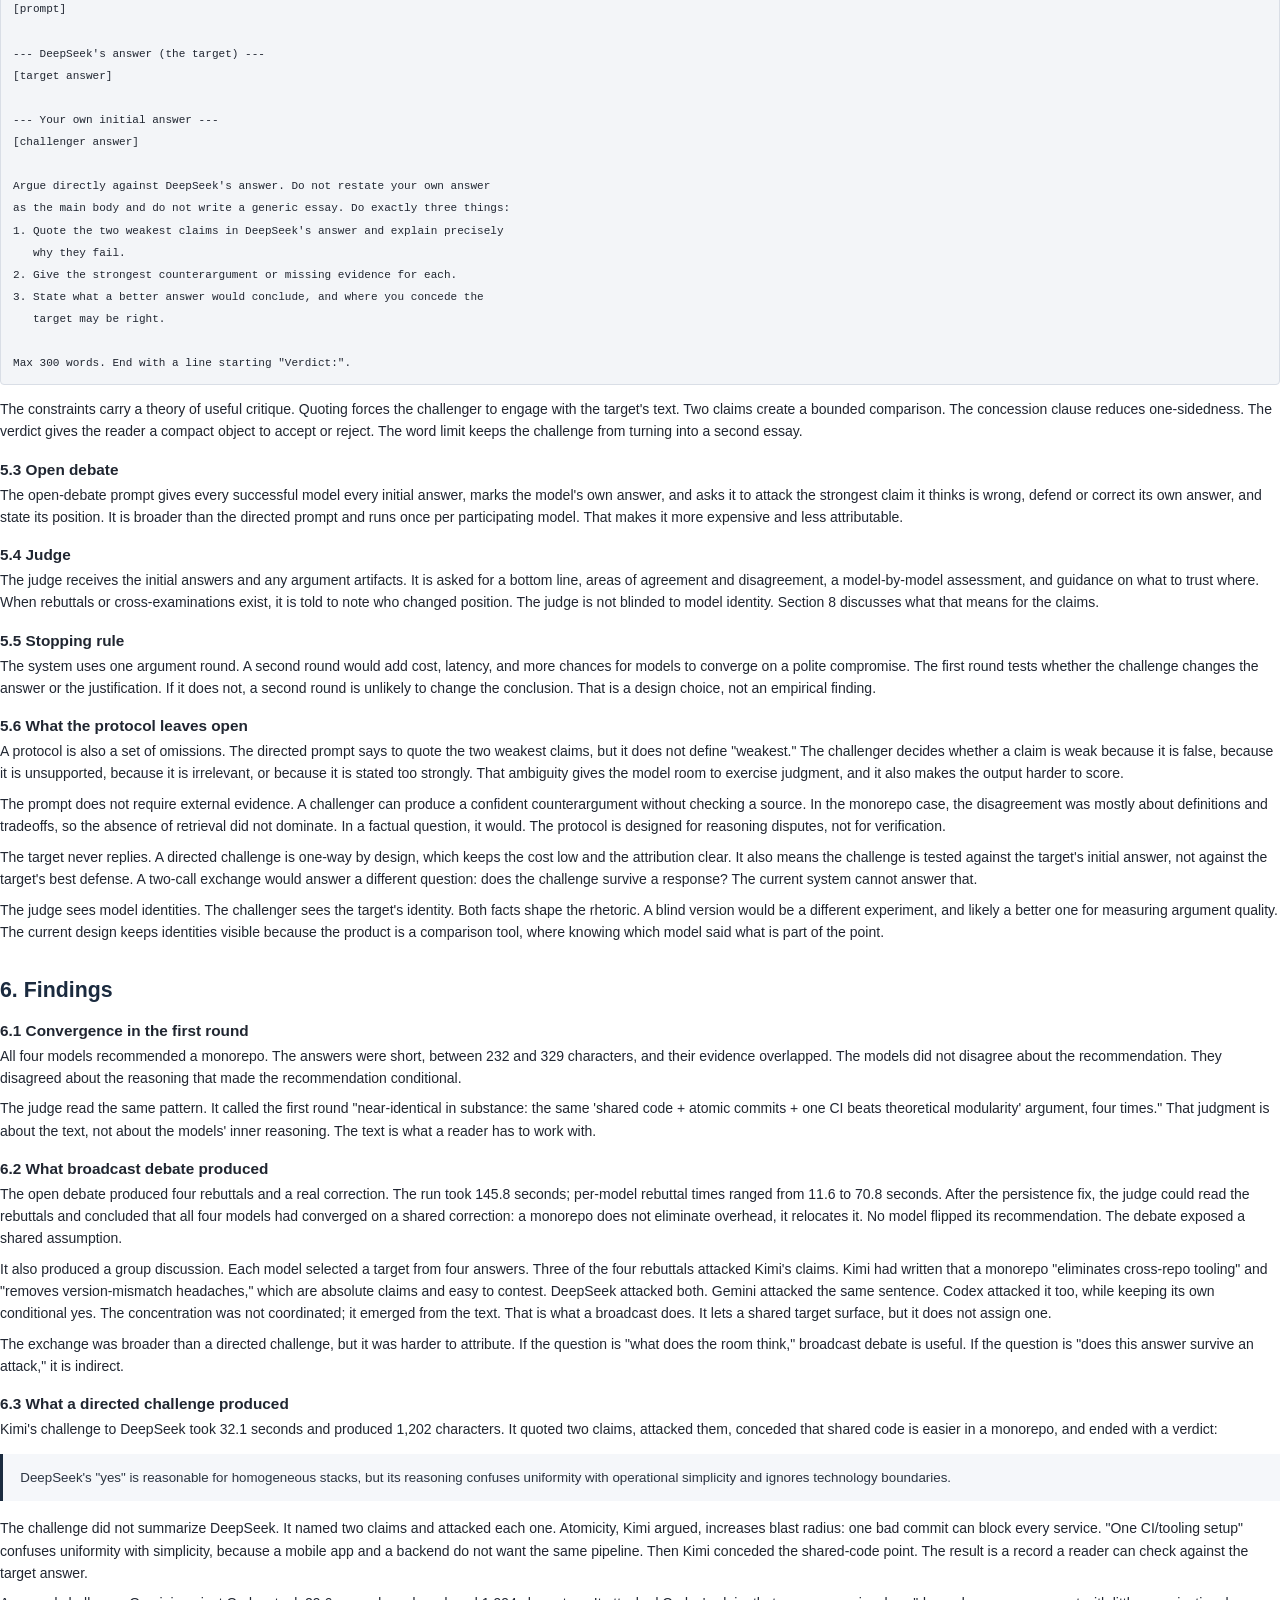
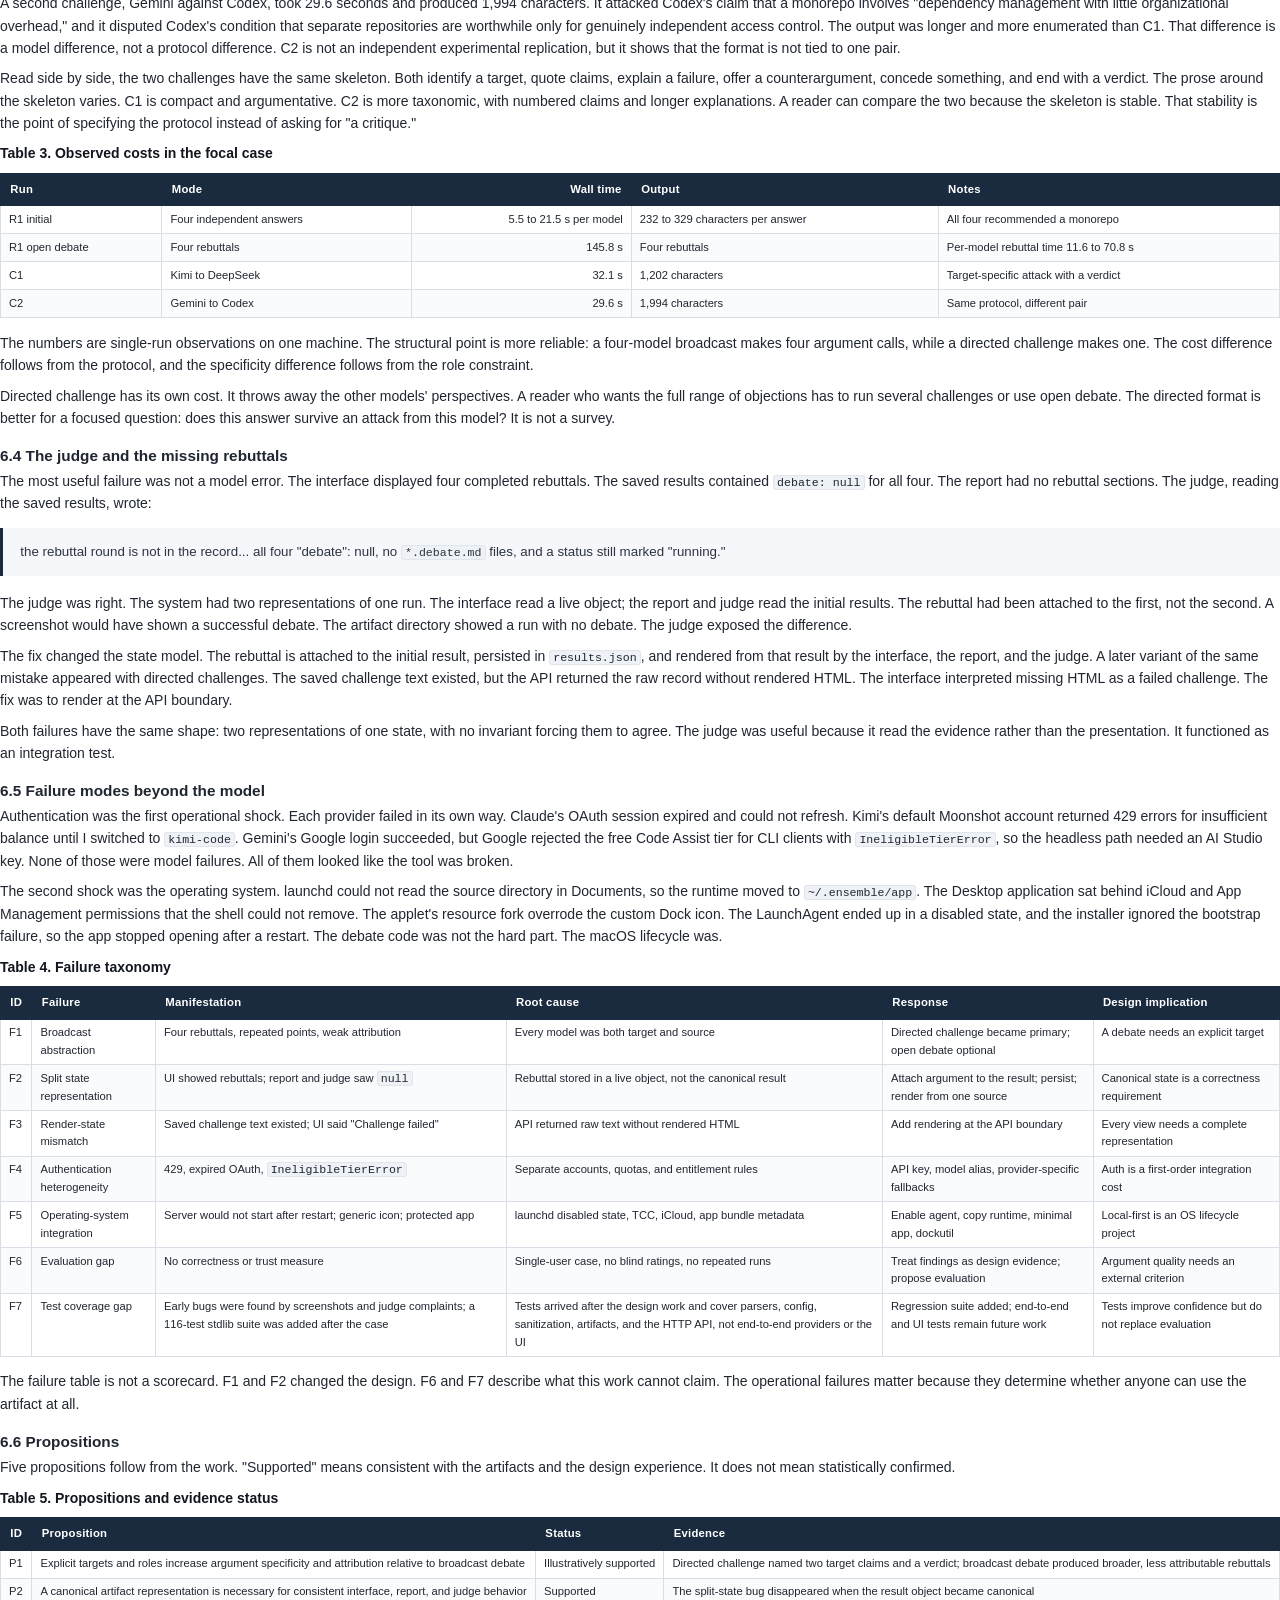
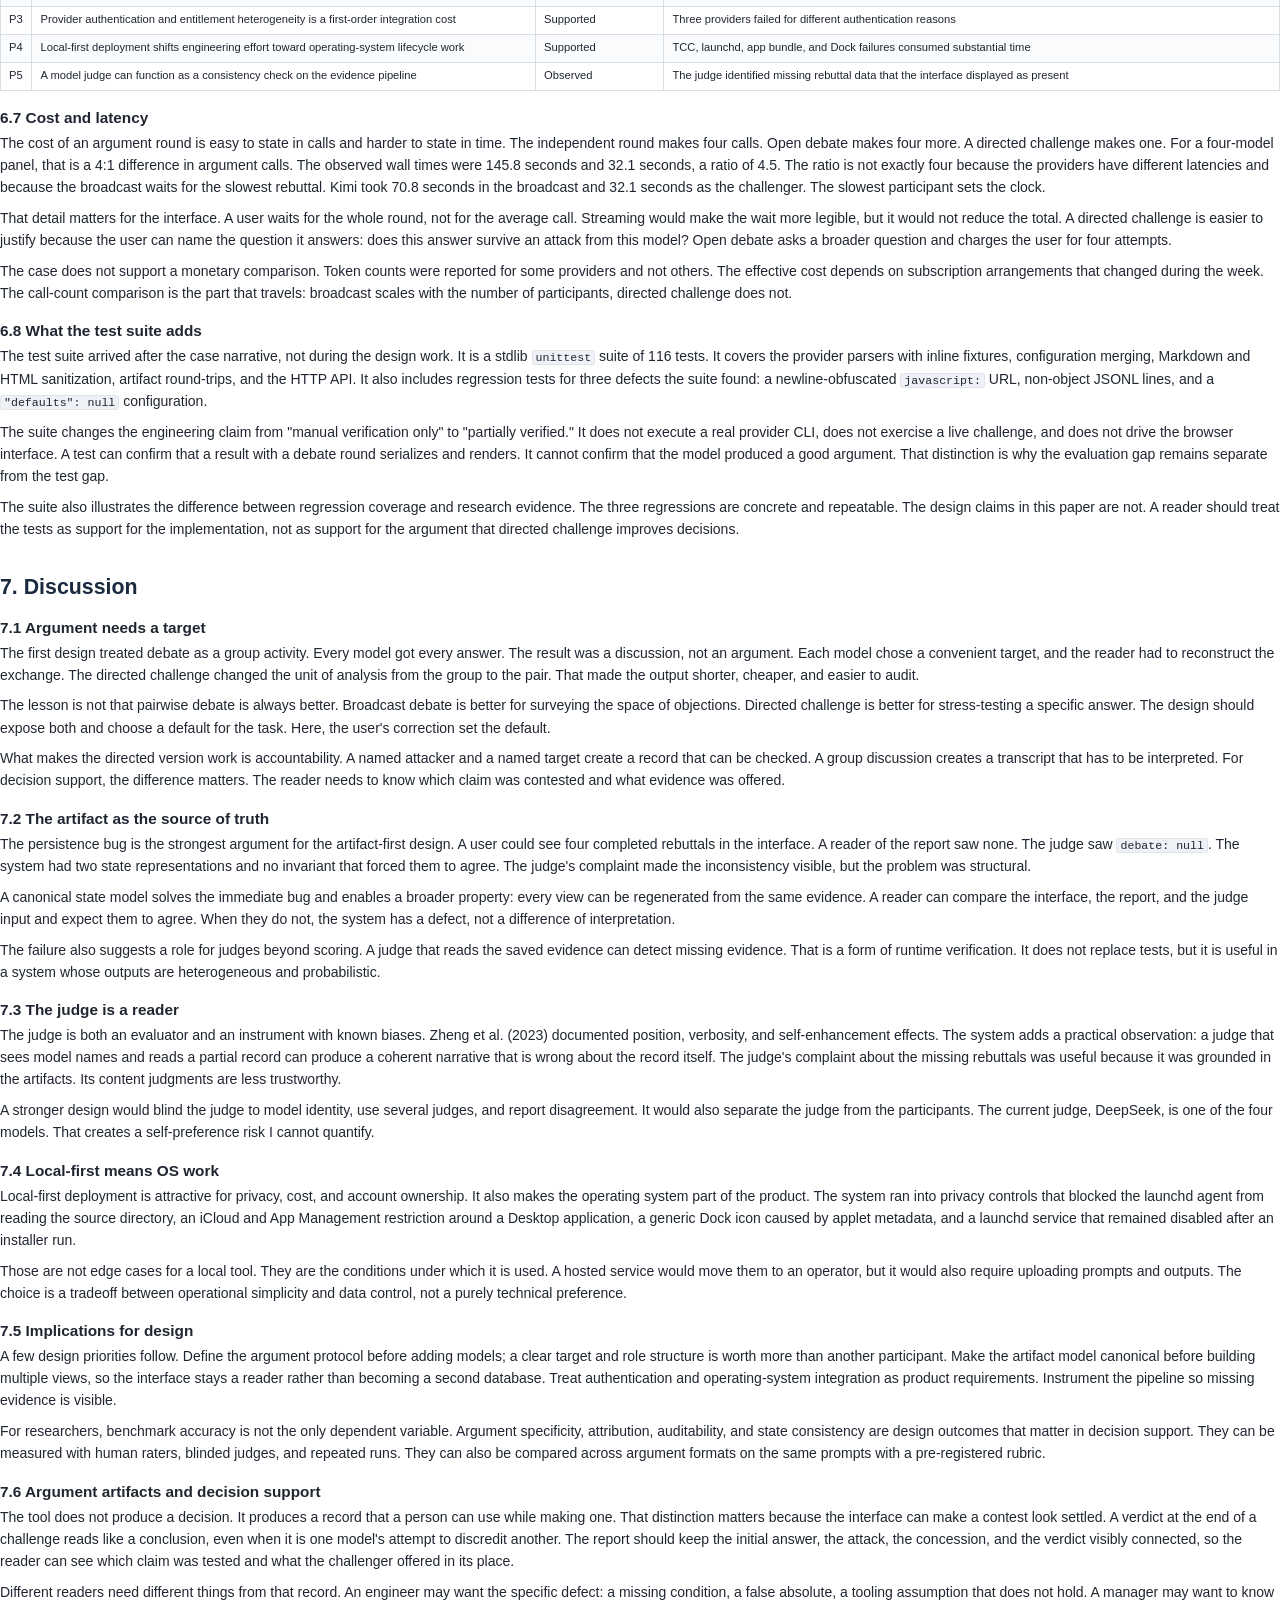
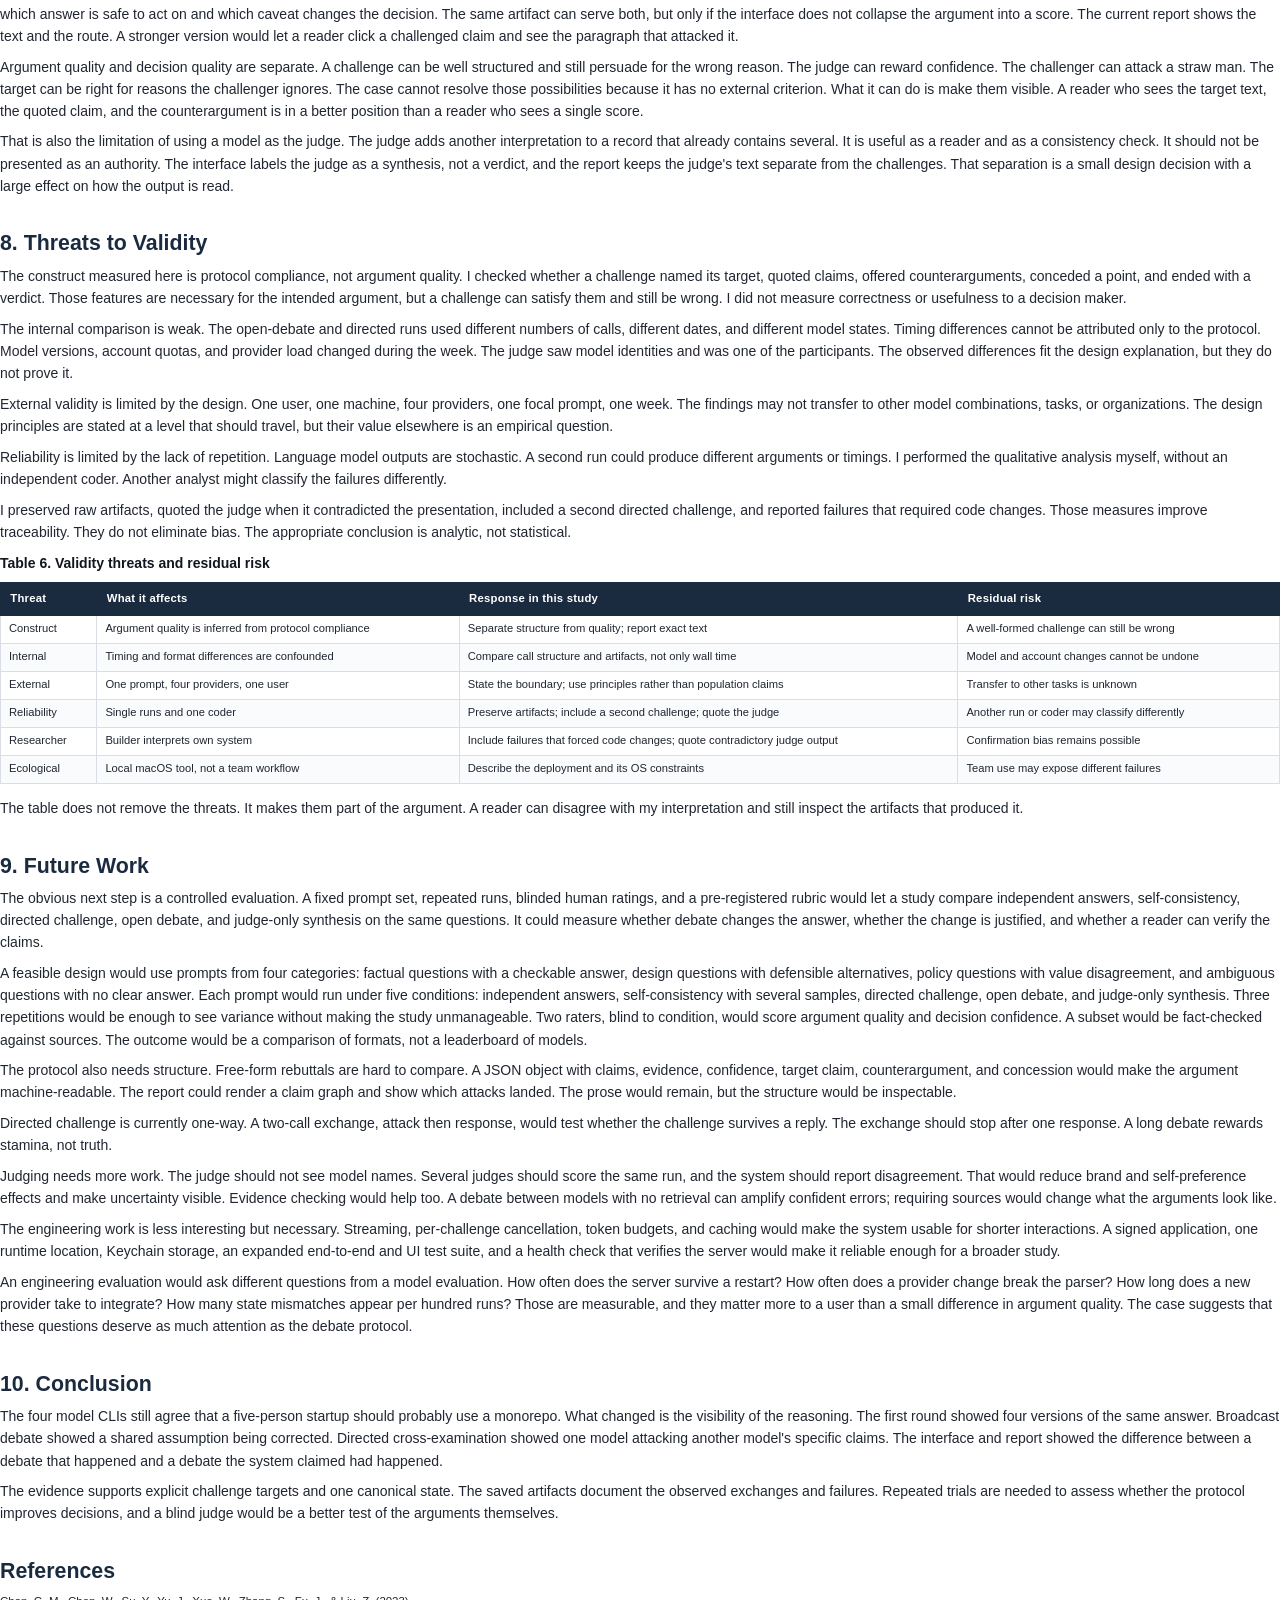
<file: CASE_STUDY.html>
<!doctype html>
<html lang="en">
<head>
<meta charset="utf-8">
<title>Directed Cross-Examination in Heterogeneous Multi-Model Agent Systems</title>
<style>
:root {
  --navy: #1b2b3f;
  --navy-2: #263c56;
  --ink: #202631;
  --muted: #66707d;
  --line: #d9dee6;
  --paper: #ffffff;
  --soft: #f5f7fa;
}
* { box-sizing: border-box; }
html { -webkit-print-color-adjust: exact; print-color-adjust: exact; }
body {
  margin: 0;
  background: var(--paper);
  color: var(--ink);
  font-family: Arial, Helvetica, sans-serif;
  font-size: 10.5pt;
  line-height: 1.58;
}
.cover {
  min-height: 9.15in;
  padding: .62in .62in .5in;
  border-radius: 8px;
  background: var(--navy);
  color: #f4f7fb;
  display: flex;
  flex-direction: column;
  justify-content: space-between;
  page-break-after: always;
}
.cover .kicker { color: #a9bfd6; }
.cover h1 {
  font-size: 30pt;
  line-height: 1.05;
  letter-spacing: -.025em;
  margin: .35in 0 .12in;
  color: #ffffff;
  max-width: 5.6in;
}
.cover .dek {
  font-size: 15pt;
  line-height: 1.35;
  color: #c9d6e5;
  max-width: 5.4in;
  margin: 0;
}
.cover .byline { margin: .45in 0 0; font-size: 11pt; color: #e7edf5; }
.cover .note { margin: .12in 0 0; font-size: 9pt; color: #9fb3c9; }
.kicker {
  font-size: 8.5pt;
  letter-spacing: .18em;
  text-transform: uppercase;
  color: var(--muted);
  font-weight: bold;
}
.article-head { margin: 0 0 .28in; padding-bottom: .18in; border-bottom: 2px solid var(--navy); }
.article-meta { font-size: 9pt; color: var(--muted); margin: 6pt 0 0; }
.article-head h1 { font-size: 21pt; line-height: 1.12; margin: .08in 0 .06in; color: var(--navy); letter-spacing: -.02em; }
.article-head .dek { font-size: 12pt; line-height: 1.4; color: var(--muted); margin: 0; }
h2 {
  font-size: 16pt;
  line-height: 1.2;
  color: var(--navy);
  margin: 22pt 0 6pt;
  padding-top: 4pt;
  break-after: avoid;
}
h3 {
  font-size: 11.5pt;
  line-height: 1.3;
  color: var(--ink);
  margin: 13pt 0 3pt;
  break-after: avoid;
}
h4 {
  font-size: 10.5pt;
  line-height: 1.3;
  color: var(--ink);
  margin: 10pt 0 2pt;
  break-after: avoid;
}
p { margin: 0 0 6.5pt; orphans: 2; widows: 2; }
blockquote {
  margin: 10pt 0 12pt;
  padding: 10pt 13pt;
  background: var(--soft);
  border-left: 3px solid var(--navy);
  color: #2b3441;
  font-size: 10pt;
}
blockquote p:last-child { margin-bottom: 0; }
ul, ol { margin: 4pt 0 8pt 16pt; padding: 0; }
li { margin: 0 0 3pt; }
code {
  font-family: "SF Mono", Menlo, Consolas, monospace;
  font-size: 8.7pt;
  background: #eef1f5;
  border: 1px solid #e1e5eb;
  border-radius: 3px;
  padding: 0 3px;
}
pre {
  background: #f3f5f8;
  border: 1px solid var(--line);
  border-radius: 4px;
  padding: 8pt 9pt;
  overflow: hidden;
  white-space: pre-wrap;
  word-break: break-word;
  margin: 7pt 0 10pt;
  break-inside: avoid;
}
pre code { background: none; border: 0; padding: 0; font-size: 8.3pt; line-height: 1.45; }
table {
  width: 100%;
  border-collapse: collapse;
  margin: 6pt 0 10pt;
  font-size: 8.4pt;
  break-inside: avoid;
}
th {
  background: var(--navy);
  color: #ffffff;
  text-align: left;
  padding: 5pt 7pt;
  border: 1px solid var(--navy);
  font-size: 8.5pt;
  letter-spacing: .02em;
}
td { padding: 3.5pt 6pt; border: 1px solid var(--line); vertical-align: top; }
tr:nth-child(even) td { background: #fafbfc; }
p:has(> img) { margin: 12pt 0 2pt; break-inside: avoid; break-after: avoid; page-break-after: avoid; text-align: center; }
p:has(> img) + p { break-before: avoid; page-break-before: avoid; break-inside: avoid; }
p:has(+ pre) { break-after: avoid; }
p:has(+ table) { break-after: avoid; }
.figure-block, .table-block { break-inside: avoid; page-break-inside: avoid; }
.figure-block img { margin-bottom: 2pt; }
.table-block table { margin-top: 2pt; }
.references p {
  font-size: 8.6pt;
  line-height: 1.42;
  margin: 0 0 6pt;
  padding-left: 14pt;
  text-indent: -14pt;
  break-inside: avoid;
}
.references a { color: var(--navy); }
.nowrap { white-space: nowrap; }
h2.appendix-start { break-before: page; page-break-before: always; }
.abstract-head {
  font-size: 9pt;
  letter-spacing: .16em;
  text-transform: uppercase;
  color: var(--navy);
  margin: 10pt 0 3pt;
  break-after: avoid;
}
img { max-width: 86%; height: auto; border: 1px solid var(--line); border-radius: 5px; }
p > em:only-child {
  display: block;
  margin: 3pt 0 12pt;
  font-size: 8.5pt;
  line-height: 1.4;
  color: var(--muted);
  text-align: left;
}
a { color: var(--navy); text-decoration: none; }
strong { color: #11161f; }
hr { border: 0; border-top: 1px solid var(--line); margin: 16pt 0; }
.footer { font-size: 8pt; color: var(--muted); }
@media print { a { color: var(--navy); } }
</style>
</head>
<body>
<section class="cover">
  <div>
    <div class="kicker">Working paper · Case study</div>
    <h1>Directed Cross-Examination in Heterogeneous Multi-Model Agent Systems</h1>
    <p class="dek">A design-science case study of argument, state, and failure in a local LLM debate system.</p>
  </div>
  <div>
    <p class="byline">Derek Kramer<br>Independent researcher, Jakarta, Indonesia</p>
    <p class="note">October 2026 · Not peer reviewed</p>
  </div>
</section>
<article>
<header class="article-head">
  <div class="kicker">Working paper · Case study</div>
  <h1>Directed Cross-Examination in Heterogeneous Multi-Model Agent Systems</h1>
  <p class="dek">A Design-Science Case Study</p>
  <p class="article-meta">Derek Kramer · Independent researcher, Jakarta, Indonesia · October 2026</p>
</header>
<h2 class="abstract-head">Abstract</h2>
<p>On 20 October 2026 I sent one question to four agent CLIs. Kimi, Gemini, DeepSeek, and Codex all said yes. Their answers ran between 232 and 329 characters, and each used the same three pieces of evidence: shared code, atomic commits, and one CI pipeline. A judge later called the four answers "near-identical in substance." Despite that agreement, the models relied on different assumptions about what a monorepo is, whether headcount should decide the question, and how much blast radius five people can tolerate.</p>
<p>I built a local system, <code>ensemble</code>, to make that disagreement visible. It runs the same prompt through four providers, stores every response and raw stream, and then supports either a directed cross-examination, where one model attacks one other model's answer, or an open debate, where every model sees every answer. The account covers the exchanges and the failures that followed. The directed challenge produced a target-specific critique in 32.1 seconds and 1,202 characters. The broadcast debate produced four rebuttals in 145.8 seconds and broad convergence. A state error exposed a gap in the evidence pipeline: the interface showed rebuttals that the report and judge could not see. The judge's complaint exposed it.</p>
<p>This design-science case study documents one deployment. The work contributes a design account, a protocol, a failure taxonomy, and five propositions. It does not establish that debate improves decision quality. One prompt, one user, and no repeated trials cannot support that claim.</p>
<p><strong>Keywords:</strong> multi-agent debate, large language models, agent orchestration, design science, case study, local-first software, human-AI decision support</p>
<h2>1. Introduction</h2>
<h3>1.1 A run that agreed too well</h3>
<p>I asked whether a five-person startup should use a monorepo, yes or no, with a justification under 50 words. I expected disagreement but received four similar recommendations. Kimi, Gemini, DeepSeek, and Codex all said yes. Their justifications repeated the same benefits. Their explanations differed in emphasis.</p>
<p>That kind of agreement is easy to mistake for confidence. A person comparing models might conclude that the answer is obvious. The run did not support that conclusion. The models used different definitions of a monorepo. DeepSeek treated a monorepo as one repository and one CI setup. Kimi treated it as a coupling decision that increases blast radius. Codex treated it as conditional on having several related services. Gemini treated it as a way to reduce multi-repository overhead.</p>
<p>Comparing independent answers still requires the reader to identify and test each justification. A synthesis pass can compress the pile into a paragraph, but compression hides the conflict. If the judge says "all four agree," it has not told the reader where the agreement is real and where it is a shared assumption.</p>
<p>The first version of the system did what most comparison tools do. It ran the models in parallel, displayed the answers side by side, and offered a synthesis. Readers could compare which answer was clearest, but testing the reasoning required a second phase in which models challenged one another.</p>
<h3>1.2 Argument as a design problem</h3>
<p>Multi-agent debate research has shown that interaction can improve reasoning and factual accuracy (Du et al., 2023; Liang et al., 2024). It has also shown that debate can help a non-expert judge identify a truthful answer (Irving et al., 2018; Khan et al., 2024). Most of that work uses controlled tasks, homogeneous model access, and centralized APIs. The models are usually instances of the same base model or models called through the same interface. The prompts are designed for the experiment, and the evaluation is designed around a benchmark.</p>
<p>A practitioner's setup looks different. The four models arrive as separate agents with separate logins, separate quotas, separate tool policies, and separate output formats. They may change underneath the system. One provider runs out of credit. Another loses an OAuth session. A third rejects a free tier that used to work. The comparison layer has to survive all of that before it can ask whether the models argue well.</p>
<p>The first debate design followed the research pattern. Every model received every answer and wrote a rebuttal. It was a broadcast. The format left the target of each rebuttal unspecified. Each model chose a convenient target. Several rebuttals made the same point. The reader had to reconstruct who was responding to whom. The exchange took two minutes and twenty-six seconds.</p>
<p>The correction came in one sentence: "take Kimi and have it argue against DeepSeek's answer." I changed the system to support one challenger addressing one target answer in a single response. That constraint made the argument easier to attribute and cheaper to run. The rest of the paper examines what the change bought and what it cost.</p>
<h3>1.3 Research questions</h3>
<p>I organized the inquiry around three questions.</p>
<p><strong>RQ1.</strong> Which architectural and interaction choices make heterogeneous agent CLIs comparable, inspectable, and usable as a multi-model argument system?</p>
<p><strong>RQ2.</strong> How does directed cross-examination differ from broadcast debate in cost, argument specificity, and auditability?</p>
<p><strong>RQ3.</strong> Which failures dominate local-first multi-model orchestration, and what do they imply for design?</p>
<p>These questions concern design and practice. They do not ask whether debate makes a model more accurate. The record can show what the system did, what broke, and what the artifacts contain. It cannot establish a causal effect on decision quality.</p>
<h3>1.4 Contributions</h3>
<p>The main contribution is the architecture and the protocol that sits on top of it. <code>ensemble</code> wraps four CLIs behind a stable result interface, keeps the first round independent, stores canonical artifacts, and treats argument as a separate call. The directed protocol is short enough to describe in a page and specific enough to audit.</p>
<p>The second contribution is the failure analysis. Building the system exposed a state error that made the interface and the judge disagree about the same run. That error, along with the authentication and operating-system failures around it, says more about the design problem than a feature list would.</p>
<p>The research agenda is smaller: blind judging, structured claims, target responses, and a controlled evaluation. Those are pieces the current work cannot supply.</p>
<h3>1.5 Scope</h3>
<p>The system ran on one macOS machine and used four provider accounts. The analysis focuses on one four-model prompt, two directed challenges, and supporting evidence from 38 run directories. The findings are analytically generalizable to the design problem, not statistically generalizable to other models, tasks, or users. I did not measure answer correctness, user trust, or decision quality.</p>
<h2>2. Related Work</h2>
<h3>2.1 Debate for reasoning and factuality</h3>
<p>Du et al. (2023) had multiple instances of a language model propose answers and reasoning, read one another's responses, and revise over several rounds. Across arithmetic and strategic reasoning tasks, the debate procedure improved performance over individual generation. The authors treated the models as black boxes and used the same procedure across tasks, which made the approach easy to transfer to proprietary systems. The result established a baseline: interaction among model instances can change the final answer.</p>
<p>Liang et al. (2024) found a failure mode they called degeneration of thought. Once a model commits to an answer, self-reflection may not produce a genuinely different alternative. Their multi-agent debate framework put agents into a "tit for tat" exchange and used a judge to manage it. They reported that adaptive termination and a moderate level of conflict were necessary for good performance. They also warned that a judge from a different model family might not be fair.</p>
<p>Wang et al. (2023) offered a non-interactive comparison. Self-consistency samples several reasoning paths and selects the most consistent answer. It improves chain-of-thought performance without any model seeing another model's output. Aggregation alone can help. Debate adds interaction, role asymmetry, and a textual record. The project cares about the record as much as the answer.</p>
<h3>2.2 Debate for oversight</h3>
<p>Irving et al. (2018) proposed debate as a scalable oversight mechanism. Two agents argue opposing positions, and a human or model judge decides which case is more convincing. The setting assumes that the judge cannot directly verify the answer and must evaluate the arguments. Khan et al. (2024) tested a version of that idea with stronger and weaker models. Two expert models debated; a weaker non-expert model or a human judged. Debate raised judge accuracy to 76% for non-expert models and 88% for humans, against naive baselines of 48% and 60%. Optimizing the debaters for persuasiveness improved the judge's ability to find the truth.</p>
<p>Those results support a design intuition: the judge and the roles matter as much as the models. They also carry a warning. A debate can persuade a judge without establishing truth. The work does not test truth. It asks whether a directed challenge produces a record a reader can audit.</p>
<h3>2.3 Judges and evaluation</h3>
<p>Zheng et al. (2023) evaluated strong language models as judges on open-ended questions. The judges agreed with human preferences more than 80% of the time in their setting, but the paper documented position bias, verbosity bias, self-enhancement bias, and limited reasoning. A judge can reward confidence or length for reasons unrelated to correctness. The judge here, DeepSeek, was also one of the four participants. That creates a self-preference risk I cannot rule out.</p>
<p>Chan et al. (2023) moved evaluation into a multi-agent debate. ChatEval uses a team of model referees that discuss and score generated responses. The work treats evaluation as an argument among evaluators rather than a single score. It also makes a design point that matters here: the evaluation protocol is part of the system, not an afterthought.</p>
<h3>2.4 Orchestration frameworks</h3>
<p>AutoGen (Wu et al., 2023) provides a general framework for composing conversable agents with tools, humans, and code. It supports flexible conversation patterns and demonstrates applications in mathematics, coding, question answering, and operations research. ChatEval similarly composes multiple model agents into an evaluation team. Both show that multi-agent patterns can be programmed and reused.</p>
<p>They do not solve the problems the system ran into. A framework assumes that agents are addressable through a common interface. These agents are vendor CLIs with different authentication flows, different tool policies, different quota systems, and different output formats. A framework also assumes that the state of a conversation is available to every component that needs it. The failure shows what happens when that assumption breaks: the interface, report, and judge can tell different stories about the same run.</p>
<h3>2.5 The gap</h3>
<p>The literature says a lot about whether debate improves benchmark performance. It says less about how to build a debate system around agents that were not designed to talk to one another. Four practical questions remain.</p>
<p>How should a system wrap heterogeneous CLIs without erasing their differences? How should argument be scoped when the goal is auditability rather than accuracy? How should state be represented so that every view of a run agrees? Which failures dominate when the system runs locally rather than as a hosted service?</p>
<p>The study addresses those questions through a design artifact and a failure analysis. It does not propose a new debate algorithm. It proposes a way to organize argument as an inspectable layer over heterogeneous execution.</p>
<h2>3. Method</h2>
<h3>3.1 Design science and the case</h3>
<p>I treated the system as a design artifact and studied it in use. Design science research treats an artifact as both a response to a practical problem and a source of design knowledge (Hevner et al., 2004). The artifact here is <code>ensemble</code>: its architecture, protocols, artifact model, and interface. The evaluation is formative. I asked whether the design behaved as intended, which failures appeared in practice, and which principles the evidence supported.</p>
<p>The case study follows the reporting guidance of Runeson and Höst (2009). The unit of analysis is the system in use, with two focal runs and supporting operational evidence. I treat it as an instrumental case: the point is to learn about the design problem, not to document every feature. Analytic generalization, not statistical generalization, is the goal.</p>
<p>I did not run a controlled experiment. I did not randomize prompts, repeat runs, blind judges, or collect human ratings. Those are limitations, and Section 8 treats them as such.</p>
<h3>3.2 Context</h3>
<p>The system was built and used by one researcher on a macOS workstation between 19 and 25 October 2026. The final provider set was Kimi, Gemini, DeepSeek, and Codex. Claude was in the first build and came out after its OAuth session expired. Gemini needed an AI Studio API key after Google rejected the free Code Assist tier for CLI clients. The accounts and model versions changed during development, which limits comparisons across dates.</p>
<p>The system is a Python command-line engine and a local HTTP server with a browser interface. It runs each provider as a subprocess, stores every response and raw stream in a run directory, and renders an HTML and Markdown report. A launchd agent keeps the server alive. A small application in <code>~/Applications</code> opens the interface from the Dock.</p>
<h3>3.3 Data</h3>
<p>At the time of analysis, the run directory held 38 run directories. I used four kinds of material.</p>
<p>The focal run, R1, is a four-model comparison on the monorepo prompt from 20 October 2026. It contains four initial answers, four open-debate rebuttals, a judge report, timing data, token counts where the provider reported them, and raw stdout and stderr. Two directed challenges were added to R1 on 25 October 2026. C1 is Kimi arguing against DeepSeek. C2 is Gemini arguing against Codex. C2 is a within-case replication of the format with a different pair.</p>
<p>The operational evidence includes CLI error messages, launchd logs, installation scripts, screenshots, and the source code. The remaining run directories are user-generated comparisons and earlier tests. I used them to check whether a failure was unique to the focal run, not as a balanced sample.</p>
<p>The focal prompt was chosen because all four models answered successfully and all four participated in the argument layer. That makes the run informative about the intended use. It also introduces selection bias: the run does not show what happens when several models fail or when the prompt has no clear answer.</p>
<h3>3.4 Measures and analysis</h3>
<p>I measured wall-clock time, per-provider latency, success and failure status, and output length. Those are descriptive and single-run. I did not treat them as benchmarks.</p>
<p>For the arguments, I checked whether a response named its target, quoted specific claims, offered counterarguments, conceded a point, and ended with a verdict. The directed prompt asks for those features, so the check is about protocol compliance, not argument quality. A response can satisfy the format and still be wrong.</p>
<p>The central consistency measure was simpler. Did the interface, the report, the judge input, and the saved artifacts agree about the run state? When they did not, I traced the disagreement to the code or the operating system.</p>
<p>The analysis proceeded in four passes. I extracted metadata and timings from the run directories. I read the initial answers, rebuttals, challenges, and judge reports against the protocol. I traced each inconsistency to its source. I compared the directed and broadcast formats on cost, target specificity, and auditability. The comparison is illustrative. There is one open-debate run, two directed challenges, and no repeated trials.</p>
<h3>3.5 Position and ethics</h3>
<p>I built the system and wrote this account, which creates an obvious risk of confirmation bias. I tried to reduce it by preserving raw artifacts that can contradict the narrative, by including failures that required code changes, and by quoting the judge when it disagreed with the system's presentation. I did not use an independent coder or a second analyst. The design conclusions are informed interpretation, not independent verification.</p>
<p>The study involved no human subjects. The prompts and outputs are model-generated and generic. API keys and credentials remain local and are not reproduced. The tool sent prompts and outputs to the model providers, as any use of those CLIs would. Model outputs can be wrong, and nothing in this paper should be read as factual advice.</p>
<h3>3.6 Case boundaries and selection</h3>
<p>Three things bound the case. The prompt was chosen because all four models answered it and because the initial answers exposed a disagreement about reasoning rather than a disagreement about the recommendation. That makes it a useful case for studying argument, but it is not a representative sample of tasks. A factual question with a verifiable answer, or a question where the models split on the recommendation, would produce a different case.</p>
<p>The provider set was whatever worked on this machine during the study window. Kimi, Gemini, DeepSeek, and Codex were available. Claude was removed after its OAuth session expired, and no attempt was made to replace it with a comparable model. The panel is a convenience sample, not a balanced benchmark panel. The paper describes the panel; it does not claim that the panel represents the model population.</p>
<p>The time window was 19 to 25 October 2026. Provider accounts, model aliases, and quotas were not held constant. A run on 20 October is not directly comparable to a run on 25 October even when the prompt is identical. I use the focal run for the case narrative and the later challenges to examine the argument format. I do not pool timings across dates.</p>
<p>I excluded runs that contained personal prompts, runs that failed before producing any answer, and runs from earlier versions of the argument protocol. The remaining 38 run directories provide context, but the analysis does not treat them as a corpus of independent trials. The unit of analysis is the system in use, with the run directory as the main evidence container and the argument artifact as the main object of inspection.</p>
<p>The selection creates an obvious bias. A prompt that produced four successful answers makes the system look more reliable than a prompt that produced three failures. A prompt that produced a clear disagreement makes the directed challenge look more useful than a prompt where all four answers are correct and similar. I chose the case for what it can reveal about design, not for what it can reveal about average performance.</p>
<h2>4. System Design</h2>
<h3>4.1 Architecture</h3>
<p>The system separates execution from argument. The orchestrator takes a prompt and a set of providers, launches each provider in parallel, applies a timeout, and records the result. The first round is independent: no provider sees another provider's answer. The outputs are normalized into a canonical run store. The argument layer reads that store, constructs one or more argument calls, and writes the results back. The judge, the report, and the interface are readers over the store.</p>
<p>Figure 1 shows the flow. The boundary between execution and argument matters. Execution produces evidence. Argument consumes evidence. The judge consumes both. Every layer reads or writes the same artifacts, which is why a mismatch between layers shows up as a contradiction.</p>
<p>The diagram is a logical view, not a deployment diagram. The orchestrator, HTTP server, and report writer share one Python process. The providers run as child processes. The run store is a directory, not a database, and the browser is an HTTP client with no persistent connection. That simplicity made the system easy to inspect. It also meant that a bug in one reader could look like a bug in the model.</p>
<p>The interface between layers is narrow. The orchestrator returns a list of results and a status. The argument layer takes a challenger result and a target result. The report takes the results, any argument records, and the judge. Only the adapter reads the provider's raw stream. That contract is what lets a directed challenge run against an old run without executing the four initial models again.</p>
<p>The cost of that design is that the run directory becomes an API. Once another tool reads <code>results.json</code> or <code>challenges.json</code>, the format has to stay compatible or be migrated. I kept the format additive during the case: new fields such as <code>debate</code> and challenge records appeared, but existing fields kept their meaning. An older run without a challenge still renders; a newer run with one can be read by an older reader as long as the reader ignores unknown fields. That is a small compatibility policy, not a formal schema, and a production system would need the formal version.</p>
<div class="figure-block"><p><img alt="System architecture" src="docs/case-architecture.png"></p>
<p><em>Figure 1. Architecture of the heterogeneous multi-model debate system. Round 1 is independent and parallel. The directed challenge is the primary argument mode; open debate and the judge are optional. Canonical artifacts are the interface between execution, argument, and presentation.</em></p></div>
<h3>4.2 Provider adapters</h3>
<p>I wrapped the vendor CLIs rather than calling four model APIs. That choice kept the agents' existing logins, tool policies, and quota arrangements, but it moved the integration burden into the adapter layer. Each provider has a different command, a different authentication state, and a different error vocabulary.</p>
<div class="table-block"><p><strong>Table 1. Provider integration matrix</strong></p>
<table>
<thead>
<tr>
<th>Provider</th>
<th>Invocation</th>
<th>Authentication</th>
<th>Model used</th>
<th>Observed failure</th>
</tr>
</thead>
<tbody>
<tr>
<td>Kimi</td>
<td><code>kimi</code> CLI</td>
<td>Moonshot account</td>
<td><code>kimi-code</code></td>
<td>429 errors for insufficient balance on the default account</td>
</tr>
<tr>
<td>Gemini</td>
<td><code>gemini</code> CLI</td>
<td>Google OAuth or AI Studio API key</td>
<td><code>default</code></td>
<td><code>IneligibleTierError</code> for the free Code Assist tier in CLI mode</td>
</tr>
<tr>
<td>DeepSeek</td>
<td><code>dsh --profile headless</code></td>
<td>Patched desktop account or API key</td>
<td><code>deepseek-flash</code></td>
<td>Authentication and patch fragility</td>
</tr>
<tr>
<td>Codex</td>
<td><code>codex exec</code></td>
<td>ChatGPT account</td>
<td><code>default</code></td>
<td>No blocking failure observed in the focal run</td>
</tr>
</tbody>
</table></div>
<p>Claude was part of the first build and was removed after its OAuth session expired. Its absence is part of the story, not a missing row in the final design. The four remaining providers were chosen because they worked, not because they formed a balanced panel.</p>
<p>The adapter does four things. It builds the provider-specific command, supplies the working directory and timeout, captures stdout and stderr, and normalizes the output into a <code>Result</code> object. That object carries key, label, model, status, text, elapsed time, token count when available, cost when available, error, and hint. The argument layer uses the same object for challenges and rebuttals.</p>
<h3>4.3 The first round</h3>
<p>Every model receives the same prompt and a separate working directory. The default context mode is an empty temporary directory. A copy mode gives each model a snapshot of a project. A current-directory mode runs in place when the task requires it. No model sees another model's output before the first round ends.</p>
<p>This has two costs. A model cannot build on another model's useful evidence, and the argument phase waits for every initial call. The benefit is comparability. A first answer is a response to the prompt, not to another model's framing. For a comparison tool, that independence is what makes the answers evidence about the prompt.</p>
<p>Providers run in parallel. A timeout or cancellation kills the process group. A provider failure becomes a failed result, not a failed run. Claude's expired session, Kimi's 429, and Gemini's tier error each produced one error while the other providers answered. The report kept the provider's own error text.</p>
<h3>4.4 Run artifacts</h3>
<p>Each run writes a directory with a prompt file, metadata, results, per-model markdown, raw stdout and stderr, optional debate and challenge files, a judge report, and an HTML and Markdown report. The redundancy is deliberate. Markdown is for reading, JSON is for programs, and raw streams are for debugging. The report is generated from the results, not from a separate copy of the conversation.</p>
<p>The canonical object is the <code>Result</code>. A run holds a list of results, and a debate or challenge attaches to the result it belongs to or lives in a separate challenge record. The report writer, judge builder, and interface read those objects. One representation should feed every view. Section 6.4 shows what happened when it did not.</p>
<p>The directory is also the unit of reproduction. A reader can inspect the prompt, the exact output, the timing, and the error without access to the original process. The report can be regenerated. A judge can be rerun. A challenge can be added to an old run without rerunning the four initial models.</p>
<h3>4.5 The argument layer</h3>
<p>The argument layer has two modes. The primary mode is directed cross-examination. One challenger receives the original prompt, the target model's initial answer, and its own initial answer. It is told to quote the two weakest claims in the target, explain why they fail, give counterarguments or missing evidence, state what a better answer would conclude, concede where the target may be right, and end with a verdict. One model, one target, one output.</p>
<p>The secondary mode is open debate. Every successful model receives every initial answer, with its own answer marked. It attacks the strongest claim it thinks is wrong, defends or corrects its own answer, and states its position. Open debate is opt-in. It is broader and more expensive.</p>
<p>Call count matters, but attribution matters more. A directed challenge creates attribution. The output has a named attacker and a named target. A reader can put the challenge next to the target answer and decide whether the attack landed. An open debate creates a group discussion. Each model may attack the easiest target, and the reader has to reconstruct the exchange.</p>
<div class="figure-block"><p><img alt="Kimi cross-examines DeepSeek's monorepo answer" src="docs/case-challenge-focus.png"></p>
<p><em>Figure 2. A directed cross-examination in the web interface. Kimi attacks two claims in DeepSeek's answer, concedes one point, and ends with a verdict. The result is also saved as a Markdown artifact and included in the report.</em></p></div>
<h3>4.6 Judge and report</h3>
<p>The judge is optional. It receives the initial answers, any open-debate rebuttals, and any cross-examinations. It compares positions, identifies strong and weak claims, notes who changed position, and says what to trust where. The judge is a reader with a different prompt, not a source of truth. Its output is stored as <code>judge.md</code> and shown in the interface.</p>
<p>The report is generated from the same results and artifacts. It has a summary table, per-model cards, optional rebuttal sections, cross-examination sections, and the judge. The web interface is a live reader over the run store, not a separate database. That kept the system inspectable, but it made the state model critical. If the interface and the report derived state differently, they could disagree.</p>
<h3>4.7 Local deployment</h3>
<p>The server binds to localhost. A launchd agent starts it at login, and a Dock application opens the browser interface. The runtime is copied to <code>~/.ensemble/app</code> because macOS privacy controls prevented the launchd agent from reading the source directory in Documents. The installer writes a LaunchAgent, a desktop shortcut, and a Dock entry.</p>
<p>The local-first choice has clear benefits. Prompts and responses stay on the machine, the user does not depend on a hosted account, and the CLIs can use existing subscriptions. It also has costs. The system has to handle macOS privacy permissions, application bundles, launchd state, and code signing. Those costs appear in the failure analysis because they took more time than the argument protocol.</p>
<h3>4.8 Design principles</h3>
<p>Table 2 lists seven principles the work supports. They come from one deployment, not from a universal theory.</p>
<div class="table-block"><p><strong>Table 2. Design principles derived from the case</strong></p>
<table>
<thead>
<tr>
<th>ID</th>
<th>Principle</th>
<th>Rationale</th>
<th>Evidence</th>
</tr>
</thead>
<tbody>
<tr>
<td>DP1</td>
<td>Wrap heterogeneous agents behind a stable result interface</td>
<td>Provider differences should not leak into the comparison layer</td>
<td>Four CLIs with different auth and output formats produced comparable results</td>
</tr>
<tr>
<td>DP2</td>
<td>Keep the first round independent</td>
<td>Independence prevents anchoring and makes initial answers comparable</td>
<td>Four initial answers were generated before any argument call</td>
</tr>
<tr>
<td>DP3</td>
<td>Make canonical artifacts the interface between layers</td>
<td>One representation prevents the UI, report, and judge from diverging</td>
<td>The split-state bug disappeared after the result object became canonical</td>
</tr>
<tr>
<td>DP4</td>
<td>Treat argument as post-processing, not as part of generation</td>
<td>The initial answer should be complete before it is contested</td>
<td>Challenges can be added to an old run without rerunning the initial models</td>
</tr>
<tr>
<td>DP5</td>
<td>Give every argument an explicit target and role</td>
<td>Attribution makes the attack auditable and reduces group-discussion drift</td>
<td>Directed challenge produced target-specific claims in 32.1 seconds</td>
</tr>
<tr>
<td>DP6</td>
<td>Treat local-first deployment as an operating-system project</td>
<td>Privacy, launchd, app bundles, and Dock behavior are first-order costs</td>
<td>Multiple failures occurred outside the model layer</td>
</tr>
<tr>
<td>DP7</td>
<td>Use the judge as a consistency check as well as an evaluator</td>
<td>A judge that reads the saved evidence can expose missing data</td>
<td>The judge reported that the rebuttal round was absent from the record</td>
</tr>
</tbody>
</table></div>
<h3>4.9 Implementation notes</h3>
<p>The implementation is deliberately small. The engine is a single Python file built on the standard library. The server uses <code>ThreadingHTTPServer</code>, and each run launches provider processes through <code>subprocess.Popen</code> with a new process group. A timeout or a cancellation kills the group rather than the immediate child, which matters when an agent CLI starts its own subprocesses. The report renderer, artifact writer, and provider adapters share the same <code>Result</code> type.</p>
<p>A run moves through a small state machine: starting, running, judging, finalizing, and a terminal state of done, partial, error, or cancelled. The open-debate variant adds a debating state. A directed challenge is handled separately because the initial run has already finished. The challenge manager appends the challenge record, writes the report, and exposes the record through the same run endpoint. The interface polls that endpoint rather than holding a WebSocket connection.</p>
<p>The small stack made the failures easier to trace. When the report and judge disagreed, I could inspect <code>results.json</code>, the raw streams, and the report writer without searching through a framework. The same choice imposed limits. There is no streaming, no queue, no concurrency cap beyond the provider count, and no background worker that survives a server restart. A challenge that is running when the server stops is lost. For a single-user local tool, those limits were acceptable. For a shared service, they would not be.</p>
<p>The provider adapters do more work than their size suggests. Each one builds a command, supplies environment and working directory, captures both output streams, detects timeouts, and parses the provider's final text. The parsers are heuristic because the CLIs do not share an output schema. The raw streams remain in the run directory so that a parsing mistake can be corrected later. The adapter boundary is where most of the integration risk lives, which is why the provider table is part of the design account rather than an appendix.</p>
<h3>4.10 The system in operation</h3>
<p><code>ensemble</code> has two surfaces. From a terminal, it is a command that runs once and returns a report path. From a browser, it is a small local service over the same run model. Both use the same engine and artifact format. The difference is how much of the process the user wants to watch.</p>
<h4>4.10.1 Command surface</h4>
<p>The default command takes a prompt and runs every authenticated provider. <code>--only</code> and <code>--skip</code> narrow the panel. <code>--model provider=model</code> overrides a model alias. <code>--timeout</code> sets the per-provider limit. <code>--context temp|copy|cwd</code> chooses the working-directory mode. <code>--judge</code> adds synthesis, <code>--debate</code> adds the open round, <code>--out</code> changes the run location, and <code>--open</code> opens the report. <code>--json</code> returns a machine-readable record for scripts. <code>--strict</code> turns a provider failure into a non-zero exit code. <code>--dry-run</code> prints the commands without running them.</p>
<p>The command surface grew around repeated use. <code>challenge</code> takes an existing run and two provider keys. <code>judge</code> re-synthesizes an existing run. <code>doctor --probe</code> checks authentication by sending a one-word prompt. <code>providers</code> lists the detected configuration. <code>web</code> starts the local server. <code>last</code> opens the newest run. These are small affordances, but they separate a one-shot comparison from a tool a person can use repeatedly.</p>
<p>The CLI and the web interface do not share identical defaults. The web composer enables synthesis by default; the CLI requires <code>--judge</code>. That inconsistency is a product decision, not a research finding. It reflects two different use cases: a browser user who wants a complete report, and a terminal user who may want only the raw answers.</p>
<h4>4.10.2 Run lifecycle</h4>
<p>A run begins in <code>starting</code>. The orchestrator launches the provider processes and moves to <code>running</code> once the first call is in flight. If open debate is enabled and at least two initial answers succeeded, the run moves to <code>debating</code> after the first round. It then moves to <code>judging</code> if synthesis was requested, or to <code>finalizing</code> if not. The terminal states are <code>done</code>, <code>partial</code>, <code>error</code>, and <code>cancelled</code>.</p>
<p>The terminal state is not simply "the process exited." A run is <code>done</code> only when every initial result and every open-debate result is successful. A single provider failure produces <code>partial</code> if at least one answer succeeded, and <code>error</code> if none did. That distinction matters in the interface: a partial run still has a report, and a challenge can still target a successful answer.</p>
<p>Cancellation is allowed while the run is <code>starting</code>, <code>running</code>, or <code>debating</code>. The system marks the run as <code>cancelling</code>, kills the provider process groups, and settles into <code>cancelled</code>. A cancelled run keeps whatever results were already written, which is why the artifact directory is still useful after a stop.</p>
<p>A directed challenge is not a run state. It starts after the initial run has finished and is tracked as a separate challenge record. A run can be <code>done</code> while a challenge is running. The interface accounts for that by treating "run is busy" as either an active run state or a running challenge. The separation is deliberate: the initial evidence should not be rewritten every time someone adds an argument.</p>
<h4>4.10.3 Web interface</h4>
<p>The browser interface has a history rail, a composer, a readiness list, a run view, a challenge bar, four panes, a challenge section, and a judge section. The composer carries the prompt, provider toggles, context mode, timeout, open-debate toggle, synthesis toggle, and judge provider. The readiness list shows which providers are authenticated but does not block a run.</p>
<p>The run view is a live reader. It polls the run endpoint roughly every 700 milliseconds. It does not use a WebSocket and does not maintain a second database. The panes show status, elapsed time, token counts where available, the cleaned answer, expand and copy controls, and any open-debate rebuttal. When a challenge is running, the challenge bar disables its button and the interface shows a skeleton in the challenge section.</p>
<p>The Cross-examine bar appears after the initial run is terminal and at least two providers have successful answers. If Kimi and DeepSeek are both available, it defaults to that pair. The selects are ordinary HTML selects, not a model browser. The button starts a challenge and then polls until the challenge record is available.</p>
<p>The interface is not a chat. It does not accept a follow-up prompt, a correction, or a free-form question to a single model. It is a control panel over a run directory. That restriction keeps the state model small and makes the evidence easier to compare.</p>
<h4>4.10.4 Storage and recovery</h4>
<p>Runs live under <code>~/.ensemble/runs/&lt;run-id&gt;</code>. The newest run is linked at <code>~/.ensemble/latest</code>. Each run contains the prompt, metadata, normalized results, per-model markdown, raw streams, optional debate and challenge files, the judge output, and the report. A challenge writes a new record and regenerates the report without rerunning the initial models.</p>
<p>The run directory is durable in a way the process is not. A challenge can be added to a run created days earlier because the challenge builder needs only the prompt and the saved initial answers. A server restart loses any challenge that was in flight, but it does not lose the completed runs. The LaunchAgent restarts the server; the run store is already on disk.</p>
<p>The storage model is not transactional. Files are written directly, and a crash can leave a partial run. The directory remains inspectable, but there is no rollback. For a personal tool, that is an acceptable tradeoff: a partial artifact is often more useful than a missing one. For a production system, it would need atomic writes, a lock, and a migration policy.</p>
<h4>4.10.5 Limits</h4>
<p>The implementation is single-process, single-user, and local. There is no authentication, no queue, no rate limiting, and no multi-tenant isolation. The HTTP server is bound to 127.0.0.1. The provider parsers are heuristic because the CLIs do not share an output schema. The interface polls instead of streaming. A provider that changes its output format can break the adapter until the parser is updated.</p>
<p>Those limits are consistent with the artifact's purpose. <code>ensemble</code> is a research instrument and a personal comparison tool, not a hosted service. The design keeps the state model simple enough to inspect, which is the property the case needed most.</p>
<h2>5. Protocol</h2>
<h3>5.1 Initial round</h3>
<p>The initial prompt is passed unchanged to each provider. The context mode determines what else the provider sees: an empty directory, a copy of a project, or the current directory. I did not add model-specific instructions in the first round. That keeps the answers comparable and makes provider differences visible.</p>
<h3>5.2 Directed cross-examination</h3>
<p>The directed prompt has four parts: the original prompt, the target answer, the challenger's own answer, and the instructions. The target answer is included because the challenge has to be grounded in what the target said. The challenger's own answer is included for consistency, not as the main content. The instructions are narrow:</p>
<pre><code class="language-text">You are Kimi. The original prompt was:
[prompt]

--- DeepSeek's answer (the target) ---
[target answer]

--- Your own initial answer ---
[challenger answer]

Argue directly against DeepSeek's answer. Do not restate your own answer
as the main body and do not write a generic essay. Do exactly three things:
1. Quote the two weakest claims in DeepSeek's answer and explain precisely
   why they fail.
2. Give the strongest counterargument or missing evidence for each.
3. State what a better answer would conclude, and where you concede the
   target may be right.

Max 300 words. End with a line starting &quot;Verdict:&quot;.
</code></pre>
<p>The constraints carry a theory of useful critique. Quoting forces the challenger to engage with the target's text. Two claims create a bounded comparison. The concession clause reduces one-sidedness. The verdict gives the reader a compact object to accept or reject. The word limit keeps the challenge from turning into a second essay.</p>
<h3>5.3 Open debate</h3>
<p>The open-debate prompt gives every successful model every initial answer, marks the model's own answer, and asks it to attack the strongest claim it thinks is wrong, defend or correct its own answer, and state its position. It is broader than the directed prompt and runs once per participating model. That makes it more expensive and less attributable.</p>
<h3>5.4 Judge</h3>
<p>The judge receives the initial answers and any argument artifacts. It is asked for a bottom line, areas of agreement and disagreement, a model-by-model assessment, and guidance on what to trust where. When rebuttals or cross-examinations exist, it is told to note who changed position. The judge is not blinded to model identity. Section 8 discusses what that means for the claims.</p>
<h3>5.5 Stopping rule</h3>
<p>The system uses one argument round. A second round would add cost, latency, and more chances for models to converge on a polite compromise. The first round tests whether the challenge changes the answer or the justification. If it does not, a second round is unlikely to change the conclusion. That is a design choice, not an empirical finding.</p>
<h3>5.6 What the protocol leaves open</h3>
<p>A protocol is also a set of omissions. The directed prompt says to quote the two weakest claims, but it does not define "weakest." The challenger decides whether a claim is weak because it is false, because it is unsupported, because it is irrelevant, or because it is stated too strongly. That ambiguity gives the model room to exercise judgment, and it also makes the output harder to score.</p>
<p>The prompt does not require external evidence. A challenger can produce a confident counterargument without checking a source. In the monorepo case, the disagreement was mostly about definitions and tradeoffs, so the absence of retrieval did not dominate. In a factual question, it would. The protocol is designed for reasoning disputes, not for verification.</p>
<p>The target never replies. A directed challenge is one-way by design, which keeps the cost low and the attribution clear. It also means the challenge is tested against the target's initial answer, not against the target's best defense. A two-call exchange would answer a different question: does the challenge survive a response? The current system cannot answer that.</p>
<p>The judge sees model identities. The challenger sees the target's identity. Both facts shape the rhetoric. A blind version would be a different experiment, and likely a better one for measuring argument quality. The current design keeps identities visible because the product is a comparison tool, where knowing which model said what is part of the point.</p>
<h2>6. Findings</h2>
<h3>6.1 Convergence in the first round</h3>
<p>All four models recommended a monorepo. The answers were short, between 232 and 329 characters, and their evidence overlapped. The models did not disagree about the recommendation. They disagreed about the reasoning that made the recommendation conditional.</p>
<p>The judge read the same pattern. It called the first round "near-identical in substance: the same 'shared code + atomic commits + one CI beats theoretical modularity' argument, four times." That judgment is about the text, not about the models' inner reasoning. The text is what a reader has to work with.</p>
<h3>6.2 What broadcast debate produced</h3>
<p>The open debate produced four rebuttals and a real correction. The run took 145.8 seconds; per-model rebuttal times ranged from 11.6 to 70.8 seconds. After the persistence fix, the judge could read the rebuttals and concluded that all four models had converged on a shared correction: a monorepo does not eliminate overhead, it relocates it. No model flipped its recommendation. The debate exposed a shared assumption.</p>
<p>It also produced a group discussion. Each model selected a target from four answers. Three of the four rebuttals attacked Kimi's claims. Kimi had written that a monorepo "eliminates cross-repo tooling" and "removes version-mismatch headaches," which are absolute claims and easy to contest. DeepSeek attacked both. Gemini attacked the same sentence. Codex attacked it too, while keeping its own conditional yes. The concentration was not coordinated; it emerged from the text. That is what a broadcast does. It lets a shared target surface, but it does not assign one.</p>
<p>The exchange was broader than a directed challenge, but it was harder to attribute. If the question is "what does the room think," broadcast debate is useful. If the question is "does this answer survive an attack," it is indirect.</p>
<h3>6.3 What a directed challenge produced</h3>
<p>Kimi's challenge to DeepSeek took 32.1 seconds and produced 1,202 characters. It quoted two claims, attacked them, conceded that shared code is easier in a monorepo, and ended with a verdict:</p>
<blockquote>
<p>DeepSeek's "yes" is reasonable for homogeneous stacks, but its reasoning confuses uniformity with operational simplicity and ignores technology boundaries.</p>
</blockquote>
<p>The challenge did not summarize DeepSeek. It named two claims and attacked each one. Atomicity, Kimi argued, increases blast radius: one bad commit can block every service. "One CI/tooling setup" confuses uniformity with simplicity, because a mobile app and a backend do not want the same pipeline. Then Kimi conceded the shared-code point. The result is a record a reader can check against the target answer.</p>
<p>A second challenge, Gemini against Codex, took 29.6 seconds and produced 1,994 characters. It attacked Codex's claim that a monorepo involves "dependency management with little organizational overhead," and it disputed Codex's condition that separate repositories are worthwhile only for genuinely independent access control. The output was longer and more enumerated than C1. That difference is a model difference, not a protocol difference. C2 is not an independent experimental replication, but it shows that the format is not tied to one pair.</p>
<p>Read side by side, the two challenges have the same skeleton. Both identify a target, quote claims, explain a failure, offer a counterargument, concede something, and end with a verdict. The prose around the skeleton varies. C1 is compact and argumentative. C2 is more taxonomic, with numbered claims and longer explanations. A reader can compare the two because the skeleton is stable. That stability is the point of specifying the protocol instead of asking for "a critique."</p>
<div class="table-block"><p><strong>Table 3. Observed costs in the focal case</strong></p>
<table>
<thead>
<tr>
<th>Run</th>
<th>Mode</th>
<th style="text-align: right;">Wall time</th>
<th>Output</th>
<th>Notes</th>
</tr>
</thead>
<tbody>
<tr>
<td>R1 initial</td>
<td>Four independent answers</td>
<td style="text-align: right;">5.5 to 21.5 s per model</td>
<td>232 to 329 characters per answer</td>
<td>All four recommended a monorepo</td>
</tr>
<tr>
<td>R1 open debate</td>
<td>Four rebuttals</td>
<td style="text-align: right;">145.8 s</td>
<td>Four rebuttals</td>
<td>Per-model rebuttal time 11.6 to 70.8 s</td>
</tr>
<tr>
<td>C1</td>
<td>Kimi to DeepSeek</td>
<td style="text-align: right;">32.1 s</td>
<td>1,202 characters</td>
<td>Target-specific attack with a verdict</td>
</tr>
<tr>
<td>C2</td>
<td>Gemini to Codex</td>
<td style="text-align: right;">29.6 s</td>
<td>1,994 characters</td>
<td>Same protocol, different pair</td>
</tr>
</tbody>
</table></div>
<p>The numbers are single-run observations on one machine. The structural point is more reliable: a four-model broadcast makes four argument calls, while a directed challenge makes one. The cost difference follows from the protocol, and the specificity difference follows from the role constraint.</p>
<p>Directed challenge has its own cost. It throws away the other models' perspectives. A reader who wants the full range of objections has to run several challenges or use open debate. The directed format is better for a focused question: does this answer survive an attack from this model? It is not a survey.</p>
<h3>6.4 The judge and the missing rebuttals</h3>
<p>The most useful failure was not a model error. The interface displayed four completed rebuttals. The saved results contained <code>debate: null</code> for all four. The report had no rebuttal sections. The judge, reading the saved results, wrote:</p>
<blockquote>
<p>the rebuttal round is not in the record... all four "debate": null, no <code>*.debate.md</code> files, and a status still marked "running."</p>
</blockquote>
<p>The judge was right. The system had two representations of one run. The interface read a live object; the report and judge read the initial results. The rebuttal had been attached to the first, not the second. A screenshot would have shown a successful debate. The artifact directory showed a run with no debate. The judge exposed the difference.</p>
<p>The fix changed the state model. The rebuttal is attached to the initial result, persisted in <code>results.json</code>, and rendered from that result by the interface, the report, and the judge. A later variant of the same mistake appeared with directed challenges. The saved challenge text existed, but the API returned the raw record without rendered HTML. The interface interpreted missing HTML as a failed challenge. The fix was to render at the API boundary.</p>
<p>Both failures have the same shape: two representations of one state, with no invariant forcing them to agree. The judge was useful because it read the evidence rather than the presentation. It functioned as an integration test.</p>
<h3>6.5 Failure modes beyond the model</h3>
<p>Authentication was the first operational shock. Each provider failed in its own way. Claude's OAuth session expired and could not refresh. Kimi's default Moonshot account returned 429 errors for insufficient balance until I switched to <code>kimi-code</code>. Gemini's Google login succeeded, but Google rejected the free Code Assist tier for CLI clients with <code>IneligibleTierError</code>, so the headless path needed an AI Studio key. None of those were model failures. All of them looked like the tool was broken.</p>
<p>The second shock was the operating system. launchd could not read the source directory in Documents, so the runtime moved to <code>~/.ensemble/app</code>. The Desktop application sat behind iCloud and App Management permissions that the shell could not remove. The applet's resource fork overrode the custom Dock icon. The LaunchAgent ended up in a disabled state, and the installer ignored the bootstrap failure, so the app stopped opening after a restart. The debate code was not the hard part. The macOS lifecycle was.</p>
<div class="table-block"><p><strong>Table 4. Failure taxonomy</strong></p>
<table>
<thead>
<tr>
<th>ID</th>
<th>Failure</th>
<th>Manifestation</th>
<th>Root cause</th>
<th>Response</th>
<th>Design implication</th>
</tr>
</thead>
<tbody>
<tr>
<td>F1</td>
<td>Broadcast abstraction</td>
<td>Four rebuttals, repeated points, weak attribution</td>
<td>Every model was both target and source</td>
<td>Directed challenge became primary; open debate optional</td>
<td>A debate needs an explicit target</td>
</tr>
<tr>
<td>F2</td>
<td>Split state representation</td>
<td>UI showed rebuttals; report and judge saw <code>null</code></td>
<td>Rebuttal stored in a live object, not the canonical result</td>
<td>Attach argument to the result; persist; render from one source</td>
<td>Canonical state is a correctness requirement</td>
</tr>
<tr>
<td>F3</td>
<td>Render-state mismatch</td>
<td>Saved challenge text existed; UI said "Challenge failed"</td>
<td>API returned raw text without rendered HTML</td>
<td>Add rendering at the API boundary</td>
<td>Every view needs a complete representation</td>
</tr>
<tr>
<td>F4</td>
<td>Authentication heterogeneity</td>
<td>429, expired OAuth, <code>IneligibleTierError</code></td>
<td>Separate accounts, quotas, and entitlement rules</td>
<td>API key, model alias, provider-specific fallbacks</td>
<td>Auth is a first-order integration cost</td>
</tr>
<tr>
<td>F5</td>
<td>Operating-system integration</td>
<td>Server would not start after restart; generic icon; protected app</td>
<td>launchd disabled state, TCC, iCloud, app bundle metadata</td>
<td>Enable agent, copy runtime, minimal app, dockutil</td>
<td>Local-first is an OS lifecycle project</td>
</tr>
<tr>
<td>F6</td>
<td>Evaluation gap</td>
<td>No correctness or trust measure</td>
<td>Single-user case, no blind ratings, no repeated runs</td>
<td>Treat findings as design evidence; propose evaluation</td>
<td>Argument quality needs an external criterion</td>
</tr>
<tr>
<td>F7</td>
<td>Test coverage gap</td>
<td>Early bugs were found by screenshots and judge complaints; a 116-test stdlib suite was added after the case</td>
<td>Tests arrived after the design work and cover parsers, config, sanitization, artifacts, and the HTTP API, not end-to-end providers or the UI</td>
<td>Regression suite added; end-to-end and UI tests remain future work</td>
<td>Tests improve confidence but do not replace evaluation</td>
</tr>
</tbody>
</table></div>
<p>The failure table is not a scorecard. F1 and F2 changed the design. F6 and F7 describe what this work cannot claim. The operational failures matter because they determine whether anyone can use the artifact at all.</p>
<h3>6.6 Propositions</h3>
<p>Five propositions follow from the work. "Supported" means consistent with the artifacts and the design experience. It does not mean statistically confirmed.</p>
<div class="table-block"><p><strong>Table 5. Propositions and evidence status</strong></p>
<table>
<thead>
<tr>
<th>ID</th>
<th>Proposition</th>
<th>Status</th>
<th>Evidence</th>
</tr>
</thead>
<tbody>
<tr>
<td>P1</td>
<td>Explicit targets and roles increase argument specificity and attribution relative to broadcast debate</td>
<td>Illustratively supported</td>
<td>Directed challenge named two target claims and a verdict; broadcast debate produced broader, less attributable rebuttals</td>
</tr>
<tr>
<td>P2</td>
<td>A canonical artifact representation is necessary for consistent interface, report, and judge behavior</td>
<td>Supported</td>
<td>The split-state bug disappeared when the result object became canonical</td>
</tr>
<tr>
<td>P3</td>
<td>Provider authentication and entitlement heterogeneity is a first-order integration cost</td>
<td>Supported</td>
<td>Three providers failed for different authentication reasons</td>
</tr>
<tr>
<td>P4</td>
<td>Local-first deployment shifts engineering effort toward operating-system lifecycle work</td>
<td>Supported</td>
<td>TCC, launchd, app bundle, and Dock failures consumed substantial time</td>
</tr>
<tr>
<td>P5</td>
<td>A model judge can function as a consistency check on the evidence pipeline</td>
<td>Observed</td>
<td>The judge identified missing rebuttal data that the interface displayed as present</td>
</tr>
</tbody>
</table></div>
<h3>6.7 Cost and latency</h3>
<p>The cost of an argument round is easy to state in calls and harder to state in time. The independent round makes four calls. Open debate makes four more. A directed challenge makes one. For a four-model panel, that is a 4:1 difference in argument calls. The observed wall times were 145.8 seconds and 32.1 seconds, a ratio of 4.5. The ratio is not exactly four because the providers have different latencies and because the broadcast waits for the slowest rebuttal. Kimi took 70.8 seconds in the broadcast and 32.1 seconds as the challenger. The slowest participant sets the clock.</p>
<p>That detail matters for the interface. A user waits for the whole round, not for the average call. Streaming would make the wait more legible, but it would not reduce the total. A directed challenge is easier to justify because the user can name the question it answers: does this answer survive an attack from this model? Open debate asks a broader question and charges the user for four attempts.</p>
<p>The case does not support a monetary comparison. Token counts were reported for some providers and not others. The effective cost depends on subscription arrangements that changed during the week. The call-count comparison is the part that travels: broadcast scales with the number of participants, directed challenge does not.</p>
<h3>6.8 What the test suite adds</h3>
<p>The test suite arrived after the case narrative, not during the design work. It is a stdlib <code>unittest</code> suite of 116 tests. It covers the provider parsers with inline fixtures, configuration merging, Markdown and HTML sanitization, artifact round-trips, and the HTTP API. It also includes regression tests for three defects the suite found: a newline-obfuscated <code>javascript:</code> URL, non-object JSONL lines, and a <code>"defaults": null</code> configuration.</p>
<p>The suite changes the engineering claim from "manual verification only" to "partially verified." It does not execute a real provider CLI, does not exercise a live challenge, and does not drive the browser interface. A test can confirm that a result with a debate round serializes and renders. It cannot confirm that the model produced a good argument. That distinction is why the evaluation gap remains separate from the test gap.</p>
<p>The suite also illustrates the difference between regression coverage and research evidence. The three regressions are concrete and repeatable. The design claims in this paper are not. A reader should treat the tests as support for the implementation, not as support for the argument that directed challenge improves decisions.</p>
<h2>7. Discussion</h2>
<h3>7.1 Argument needs a target</h3>
<p>The first design treated debate as a group activity. Every model got every answer. The result was a discussion, not an argument. Each model chose a convenient target, and the reader had to reconstruct the exchange. The directed challenge changed the unit of analysis from the group to the pair. That made the output shorter, cheaper, and easier to audit.</p>
<p>The lesson is not that pairwise debate is always better. Broadcast debate is better for surveying the space of objections. Directed challenge is better for stress-testing a specific answer. The design should expose both and choose a default for the task. Here, the user's correction set the default.</p>
<p>What makes the directed version work is accountability. A named attacker and a named target create a record that can be checked. A group discussion creates a transcript that has to be interpreted. For decision support, the difference matters. The reader needs to know which claim was contested and what evidence was offered.</p>
<h3>7.2 The artifact as the source of truth</h3>
<p>The persistence bug is the strongest argument for the artifact-first design. A user could see four completed rebuttals in the interface. A reader of the report saw none. The judge saw <code>debate: null</code>. The system had two state representations and no invariant that forced them to agree. The judge's complaint made the inconsistency visible, but the problem was structural.</p>
<p>A canonical state model solves the immediate bug and enables a broader property: every view can be regenerated from the same evidence. A reader can compare the interface, the report, and the judge input and expect them to agree. When they do not, the system has a defect, not a difference of interpretation.</p>
<p>The failure also suggests a role for judges beyond scoring. A judge that reads the saved evidence can detect missing evidence. That is a form of runtime verification. It does not replace tests, but it is useful in a system whose outputs are heterogeneous and probabilistic.</p>
<h3>7.3 The judge is a reader</h3>
<p>The judge is both an evaluator and an instrument with known biases. Zheng et al. (2023) documented position, verbosity, and self-enhancement effects. The system adds a practical observation: a judge that sees model names and reads a partial record can produce a coherent narrative that is wrong about the record itself. The judge's complaint about the missing rebuttals was useful because it was grounded in the artifacts. Its content judgments are less trustworthy.</p>
<p>A stronger design would blind the judge to model identity, use several judges, and report disagreement. It would also separate the judge from the participants. The current judge, DeepSeek, is one of the four models. That creates a self-preference risk I cannot quantify.</p>
<h3>7.4 Local-first means OS work</h3>
<p>Local-first deployment is attractive for privacy, cost, and account ownership. It also makes the operating system part of the product. The system ran into privacy controls that blocked the launchd agent from reading the source directory, an iCloud and App Management restriction around a Desktop application, a generic Dock icon caused by applet metadata, and a launchd service that remained disabled after an installer run.</p>
<p>Those are not edge cases for a local tool. They are the conditions under which it is used. A hosted service would move them to an operator, but it would also require uploading prompts and outputs. The choice is a tradeoff between operational simplicity and data control, not a purely technical preference.</p>
<h3>7.5 Implications for design</h3>
<p>A few design priorities follow. Define the argument protocol before adding models; a clear target and role structure is worth more than another participant. Make the artifact model canonical before building multiple views, so the interface stays a reader rather than becoming a second database. Treat authentication and operating-system integration as product requirements. Instrument the pipeline so missing evidence is visible.</p>
<p>For researchers, benchmark accuracy is not the only dependent variable. Argument specificity, attribution, auditability, and state consistency are design outcomes that matter in decision support. They can be measured with human raters, blinded judges, and repeated runs. They can also be compared across argument formats on the same prompts with a pre-registered rubric.</p>
<h3>7.6 Argument artifacts and decision support</h3>
<p>The tool does not produce a decision. It produces a record that a person can use while making one. That distinction matters because the interface can make a contest look settled. A verdict at the end of a challenge reads like a conclusion, even when it is one model's attempt to discredit another. The report should keep the initial answer, the attack, the concession, and the verdict visibly connected, so the reader can see which claim was tested and what the challenger offered in its place.</p>
<p>Different readers need different things from that record. An engineer may want the specific defect: a missing condition, a false absolute, a tooling assumption that does not hold. A manager may want to know which answer is safe to act on and which caveat changes the decision. The same artifact can serve both, but only if the interface does not collapse the argument into a score. The current report shows the text and the route. A stronger version would let a reader click a challenged claim and see the paragraph that attacked it.</p>
<p>Argument quality and decision quality are separate. A challenge can be well structured and still persuade for the wrong reason. The judge can reward confidence. The challenger can attack a straw man. The target can be right for reasons the challenger ignores. The case cannot resolve those possibilities because it has no external criterion. What it can do is make them visible. A reader who sees the target text, the quoted claim, and the counterargument is in a better position than a reader who sees a single score.</p>
<p>That is also the limitation of using a model as the judge. The judge adds another interpretation to a record that already contains several. It is useful as a reader and as a consistency check. It should not be presented as an authority. The interface labels the judge as a synthesis, not a verdict, and the report keeps the judge's text separate from the challenges. That separation is a small design decision with a large effect on how the output is read.</p>
<h2>8. Threats to Validity</h2>
<p>The construct measured here is protocol compliance, not argument quality. I checked whether a challenge named its target, quoted claims, offered counterarguments, conceded a point, and ended with a verdict. Those features are necessary for the intended argument, but a challenge can satisfy them and still be wrong. I did not measure correctness or usefulness to a decision maker.</p>
<p>The internal comparison is weak. The open-debate and directed runs used different numbers of calls, different dates, and different model states. Timing differences cannot be attributed only to the protocol. Model versions, account quotas, and provider load changed during the week. The judge saw model identities and was one of the participants. The observed differences fit the design explanation, but they do not prove it.</p>
<p>External validity is limited by the design. One user, one machine, four providers, one focal prompt, one week. The findings may not transfer to other model combinations, tasks, or organizations. The design principles are stated at a level that should travel, but their value elsewhere is an empirical question.</p>
<p>Reliability is limited by the lack of repetition. Language model outputs are stochastic. A second run could produce different arguments or timings. I performed the qualitative analysis myself, without an independent coder. Another analyst might classify the failures differently.</p>
<p>I preserved raw artifacts, quoted the judge when it contradicted the presentation, included a second directed challenge, and reported failures that required code changes. Those measures improve traceability. They do not eliminate bias. The appropriate conclusion is analytic, not statistical.</p>
<div class="table-block"><p><strong>Table 6. Validity threats and residual risk</strong></p>
<table>
<thead>
<tr>
<th>Threat</th>
<th>What it affects</th>
<th>Response in this study</th>
<th>Residual risk</th>
</tr>
</thead>
<tbody>
<tr>
<td>Construct</td>
<td>Argument quality is inferred from protocol compliance</td>
<td>Separate structure from quality; report exact text</td>
<td>A well-formed challenge can still be wrong</td>
</tr>
<tr>
<td>Internal</td>
<td>Timing and format differences are confounded</td>
<td>Compare call structure and artifacts, not only wall time</td>
<td>Model and account changes cannot be undone</td>
</tr>
<tr>
<td>External</td>
<td>One prompt, four providers, one user</td>
<td>State the boundary; use principles rather than population claims</td>
<td>Transfer to other tasks is unknown</td>
</tr>
<tr>
<td>Reliability</td>
<td>Single runs and one coder</td>
<td>Preserve artifacts; include a second challenge; quote the judge</td>
<td>Another run or coder may classify differently</td>
</tr>
<tr>
<td>Researcher</td>
<td>Builder interprets own system</td>
<td>Include failures that forced code changes; quote contradictory judge output</td>
<td>Confirmation bias remains possible</td>
</tr>
<tr>
<td>Ecological</td>
<td>Local macOS tool, not a team workflow</td>
<td>Describe the deployment and its OS constraints</td>
<td>Team use may expose different failures</td>
</tr>
</tbody>
</table></div>
<p>The table does not remove the threats. It makes them part of the argument. A reader can disagree with my interpretation and still inspect the artifacts that produced it.</p>
<h2>9. Future Work</h2>
<p>The obvious next step is a controlled evaluation. A fixed prompt set, repeated runs, blinded human ratings, and a pre-registered rubric would let a study compare independent answers, self-consistency, directed challenge, open debate, and judge-only synthesis on the same questions. It could measure whether debate changes the answer, whether the change is justified, and whether a reader can verify the claims.</p>
<p>A feasible design would use prompts from four categories: factual questions with a checkable answer, design questions with defensible alternatives, policy questions with value disagreement, and ambiguous questions with no clear answer. Each prompt would run under five conditions: independent answers, self-consistency with several samples, directed challenge, open debate, and judge-only synthesis. Three repetitions would be enough to see variance without making the study unmanageable. Two raters, blind to condition, would score argument quality and decision confidence. A subset would be fact-checked against sources. The outcome would be a comparison of formats, not a leaderboard of models.</p>
<p>The protocol also needs structure. Free-form rebuttals are hard to compare. A JSON object with claims, evidence, confidence, target claim, counterargument, and concession would make the argument machine-readable. The report could render a claim graph and show which attacks landed. The prose would remain, but the structure would be inspectable.</p>
<p>Directed challenge is currently one-way. A two-call exchange, attack then response, would test whether the challenge survives a reply. The exchange should stop after one response. A long debate rewards stamina, not truth.</p>
<p>Judging needs more work. The judge should not see model names. Several judges should score the same run, and the system should report disagreement. That would reduce brand and self-preference effects and make uncertainty visible. Evidence checking would help too. A debate between models with no retrieval can amplify confident errors; requiring sources would change what the arguments look like.</p>
<p>The engineering work is less interesting but necessary. Streaming, per-challenge cancellation, token budgets, and caching would make the system usable for shorter interactions. A signed application, one runtime location, Keychain storage, an expanded end-to-end and UI test suite, and a health check that verifies the server would make it reliable enough for a broader study.</p>
<p>An engineering evaluation would ask different questions from a model evaluation. How often does the server survive a restart? How often does a provider change break the parser? How long does a new provider take to integrate? How many state mismatches appear per hundred runs? Those are measurable, and they matter more to a user than a small difference in argument quality. The case suggests that these questions deserve as much attention as the debate protocol.</p>
<h2>10. Conclusion</h2>
<p>The four model CLIs still agree that a five-person startup should probably use a monorepo. What changed is the visibility of the reasoning. The first round showed four versions of the same answer. Broadcast debate showed a shared assumption being corrected. Directed cross-examination showed one model attacking another model's specific claims. The interface and report showed the difference between a debate that happened and a debate the system claimed had happened.</p>
<p>The evidence supports explicit challenge targets and one canonical state. The saved artifacts document the observed exchanges and failures. Repeated trials are needed to assess whether the protocol improves decisions, and a blind judge would be a better test of the arguments themselves.</p>
<h2>References</h2><div class="references">
<p>Chan, C.-M., Chen, W., Su, Y., Yu, J., Xue, W., Zhang, S., Fu, J., &amp; Liu, Z. (2023). <em>ChatEval: Towards better LLM-based evaluators through multi-agent debate.</em> arXiv:2308.07201. https://doi.org/10.48550/arXiv.2308.07201</p>
<p>Du, Y., Li, S., Torralba, A., Tenenbaum, J. B., &amp; Mordatch, I. (2023). <em>Improving factuality and reasoning in language models through multiagent debate.</em> arXiv:2305.14325. https://doi.org/10.48550/arXiv.2305.14325</p>
<p><span class='nowrap'>Hevner, A. R., March, S. T., Park, J., &amp; Ram, S. (2004). Design science in information systems research. <em>MIS Quarterly, 28(1)</em>, 75-105.</span> https://doi.org/10.2307/25148625</p>
<p>Irving, G., Christiano, P., &amp; Amodei, D. (2018). <em>AI safety via debate.</em> arXiv:1805.00899. https://doi.org/10.48550/arXiv.1805.00899</p>
<p>Khan, A., Hughes, J., Valentine, D., Ruis, L., Sachan, K., Radhakrishnan, A., Grefenstette, E., Bowman, S. R., Rocktäschel, T., &amp; Perez, E. (2024). <em>Debating with more persuasive LLMs leads to more truthful answers.</em> arXiv:2402.06782. https://doi.org/10.48550/arXiv.2402.06782</p>
<p>Liang, T., He, Z., Jiao, W., Wang, X., Wang, Y., Wang, R., Yang, Y., Shi, S., &amp; Tu, Z. (2024). <em>Encouraging divergent thinking in large language models through multi-agent debate.</em> In Proceedings of the 2024 Conference on Empirical Methods in Natural Language Processing. arXiv:2305.19118. https://doi.org/10.48550/arXiv.2305.19118</p>
<p><span class='nowrap'>Runeson, P., &amp; Höst, M. (2009). Guidelines for conducting and reporting case study research in software engineering. <em>Empirical Software Engineering, 14(2)</em>, 131-164.</span> https://doi.org/10.1007/s10664-008-9102-8</p>
<p>Wang, X., Wei, J., Schuurmans, D., Le, Q., Chi, E., Narang, S., Chowdhery, A., &amp; Zhou, D. (2023). <em>Self-consistency improves chain of thought reasoning in language models.</em> In International Conference on Learning Representations. arXiv:2203.11171. https://doi.org/10.48550/arXiv.2203.11171</p>
<p>Wu, Q., Bansal, G., Zhang, J., Wu, Y., Li, B., Zhu, E., Jiang, L., Zhang, X., Zhang, S., Liu, J., Awadallah, A. H., White, R. W., Burger, D., &amp; Wang, C. (2023). <em>AutoGen: Enabling next-gen LLM applications via multi-agent conversation.</em> arXiv:2308.08155. https://doi.org/10.48550/arXiv.2308.08155</p>
<p>Zheng, L., Chiang, W.-L., Sheng, Y., Zhuang, S., Wu, Z., Zhuang, Y., Lin, Z., Li, Z., Li, D., Xing, E. P., Zhang, H., Gonzalez, J. E., &amp; Stoica, I. (2023). <em>Judging LLM-as-a-judge with MT-Bench and Chatbot Arena.</em> In Advances in Neural Information Processing Systems 36. arXiv:2306.05685. https://doi.org/10.48550/arXiv.2306.05685</p>
</div><h2 class="appendix-start">Appendix A. Prompt Templates</h2>
<h3>A.1 Initial round</h3>
<p>The provider receives the user prompt without additional model-specific instructions. The context mode determines the working directory and any project snapshot.</p>
<h3>A.2 Directed challenge</h3>
<pre><code class="language-text">You are {challenger}. The original prompt was:
{prompt}

--- {target}'s answer (the target) ---
{target_answer}

--- Your own initial answer ---
{challenger_answer}

Argue directly against {target}'s answer. Do not restate your own answer as
the main body and do not write a generic essay. Do exactly three things:
1. Quote the two weakest claims in {target}'s answer and explain precisely
   why they fail.
2. Give the strongest counterargument or missing evidence for each.
3. State what a better answer would conclude, and where you concede the
   target may be right.

Max 300 words. End with a line starting &quot;Verdict:&quot;.
</code></pre>
<h3>A.3 Open debate</h3>
<pre><code class="language-text">The models answered the same prompt independently. Each model now receives
all initial answers, with its own answer marked.

--- Prompt ---
{prompt}

--- Initial answers ---
{answers}

--- Your own answer ---
{own_answer}

Attack the strongest claim you think is wrong. Defend or correct your own
answer. State your position now. Do not simply restate your first answer.
</code></pre>
<h3>A.4 Judge</h3>
<pre><code class="language-text">Compare the answers and the argument rounds for the following prompt.

--- Prompt ---
{prompt}

--- Initial answers ---
{answers}

--- Rebuttals and cross-examinations ---
{arguments}

Write: (1) a bottom line, (2) where the models agree and disagree, (3) which
arguments landed and which failed, (4) a model-by-model assessment, and
(5) what to trust where. Note who changed position. Do not invent agreement.
</code></pre>
<h2>Appendix B. Artifact Schema</h2>
<p>Each run directory contains the following files:</p>
<table>
<thead>
<tr>
<th>File</th>
<th>Contents</th>
</tr>
</thead>
<tbody>
<tr>
<td><code>prompt.md</code></td>
<td>The prompt as submitted</td>
</tr>
<tr>
<td><code>meta.json</code></td>
<td>Version, prompt, models, debate flag, timings, status, results</td>
</tr>
<tr>
<td><code>results.json</code></td>
<td>Normalized results, including optional rebuttals</td>
</tr>
<tr>
<td><code>&lt;model&gt;.md</code></td>
<td>Cleaned initial answer</td>
</tr>
<tr>
<td><code>&lt;model&gt;.stdout.txt</code></td>
<td>Raw provider stdout</td>
</tr>
<tr>
<td><code>&lt;model&gt;.stderr.txt</code></td>
<td>Raw provider stderr</td>
</tr>
<tr>
<td><code>&lt;model&gt;.debate.md</code></td>
<td>Optional open-debate rebuttal</td>
</tr>
<tr>
<td><code>challenge-*.md</code></td>
<td>Directed cross-examination</td>
</tr>
<tr>
<td><code>challenges.json</code></td>
<td>Challenge metadata and text</td>
</tr>
<tr>
<td><code>judge.md</code></td>
<td>Optional synthesis</td>
</tr>
<tr>
<td><code>report.html</code></td>
<td>Rendered report</td>
</tr>
<tr>
<td><code>report.md</code></td>
<td>Markdown report</td>
</tr>
</tbody>
</table>
<p>The <code>Result</code> object contains <code>key</code>, <code>label</code>, <code>model</code>, <code>status</code>, <code>text</code>, <code>elapsed</code>, <code>tokens_total</code>, <code>cost</code>, <code>error</code>, <code>hint</code>, <code>stdout</code>, <code>stderr</code>, and an optional <code>debate</code> result. The challenge record contains <code>id</code>, <code>from_key</code>, <code>from_label</code>, <code>to_key</code>, <code>to_label</code>, <code>status</code>, <code>text</code>, <code>error</code>, <code>hint</code>, <code>elapsed</code>, <code>tokens_total</code>, <code>model</code>, and <code>created_at</code>.</p>
<h2>Appendix C. Focal Run Details and Reproduction</h2>
<p><strong>Focal prompt.</strong> "Should a 5-person startup use a monorepo? Answer yes or no, then justify in under 50 words."</p>
<p><strong>Focal run R1.</strong> Four providers, open debate, judge. Initial answers: Kimi 247 characters in 12.8 s; Gemini 329 characters in 10.5 s; DeepSeek 232 characters in 5.5 s; Codex 303 characters in 21.5 s. Open-debate rebuttals: Kimi 70.8 s, Gemini 25.9 s, DeepSeek 11.6 s, Codex 19.1 s. Total wall time 145.8 s.</p>
<p><strong>Challenge C1.</strong> Kimi to DeepSeek, 32.1 s, 1,202 characters, status ok. Challenge C2: Gemini to Codex, 29.6 s, 1,994 characters, status ok.</p>
<p><strong>Reproduction commands.</strong></p>
<pre><code class="language-sh">ensemble &quot;Should a 5-person startup use a monorepo? Answer yes or no, then justify in under 50 words.&quot;
ensemble challenge ~/.ensemble/latest --from kimi --to deepseek
ensemble challenge ~/.ensemble/latest --from gemini --to codex
ensemble --debate &quot;Explain when a monorepo helps and when it hurts.&quot;
</code></pre>
<p><strong>Environment.</strong> macOS, October 2026; Python 3.9; local HTTP server; providers as listed in Table 1; accounts and quotas varied during development.</p>
<p><strong>Availability.</strong> The case study, architecture figure, and prompt templates are in the project directory. The run artifacts are local because they contain model output and account-specific error text. They can be shared selectively after review.</p>
<h2>Appendix D. Case Chronology</h2>
<p>The chronology is deliberately coarse. Provider failures happened during development, and I did not keep a timestamped incident log for every authentication error. The table records the events that can be tied to artifacts.</p>
<div class="table-block"><p><strong>Table 7. Case chronology</strong></p>
<table>
<thead>
<tr>
<th>Window</th>
<th>Event</th>
<th>Evidence</th>
</tr>
</thead>
<tbody>
<tr>
<td>Build window, before 20 October</td>
<td>Claude removed after its OAuth session expired; Kimi default account returned 429s; Gemini CLI hit <code>IneligibleTierError</code></td>
<td>CLI error output; provider notes</td>
</tr>
<tr>
<td>19 to 20 October</td>
<td>CLI and local web interface built; four-provider round and report working</td>
<td>Source; run directories</td>
</tr>
<tr>
<td>20 October</td>
<td>Focal run R1: four initial answers, four open-debate rebuttals, judge report</td>
<td><code>meta.json</code>, <code>results.json</code>, <code>judge.md</code></td>
</tr>
<tr>
<td>25 October</td>
<td>Directed challenges C1 and C2 added to R1; challenge bar added to the web UI</td>
<td><code>challenges.json</code>, screenshots</td>
</tr>
<tr>
<td>25 October</td>
<td>Split-state and render-state bugs fixed; report regenerated</td>
<td>Code changes; judge output</td>
</tr>
<tr>
<td>25 October</td>
<td>Case study drafted and revised</td>
<td>This document</td>
</tr>
</tbody>
</table></div>
<p>The chronology shows why the case is not a clean experiment. The protocol, the interface, and the provider accounts all changed during the same week. The focal run captures the system after the open-debate feature worked. The challenges capture it after the directed feature worked. The failures capture the transitions between those states.</p>
<h2>Appendix E. Glossary</h2>
<p><strong>Agent CLI.</strong> A vendor-supplied command-line program that runs a language model with its own authentication, tools, and output format. The four agents in this case are Kimi, Gemini, DeepSeek, and Codex.</p>
<p><strong>Canonical artifact.</strong> A saved file that every view of a run reads from. In this system, <code>results.json</code> and the per-model markdown files are canonical; the interface and report are derived views.</p>
<p><strong>Challenge record.</strong> The saved output of one directed cross-examination, including the challenger, the target, the status, the text, the timing, and the token count when available.</p>
<p><strong>Directed cross-examination.</strong> An argument call in which one model receives one other model's answer as its target and is asked to attack specific claims, concede what is right, and state a verdict. It is the primary argument mode in the final system.</p>
<p><strong>Judge.</strong> A model call that reads the initial answers and any argument artifacts and writes a comparison. It is optional and is not treated as ground truth.</p>
<p><strong>Open debate.</strong> An argument call in which every successful model receives every initial answer and writes a rebuttal. It is broader and more expensive than a directed challenge, and it is off by default.</p>
<p><strong>Run.</strong> One execution of a prompt across a set of providers, stored in a directory with metadata, results, raw streams, and a report.</p>
<p><strong>Run directory.</strong> The filesystem container for a run. It holds the prompt, metadata, normalized results, raw streams, argument artifacts, judge output, and report.</p>
<p><strong>Provider adapter.</strong> The code that builds a provider-specific command, supplies its working directory and timeout, captures its streams, and normalizes its output into a <code>Result</code>.</p>
<p><strong>Artifact-first design.</strong> A design stance in which saved files, not a live session or a UI state, are the source of truth. Every view is generated from the artifacts.</p>
<p><strong>Argument round.</strong> One pass in which models read prior answers and produce a rebuttal or challenge. The final system uses at most one such round per run.</p>
<p><strong>Broadcast debate.</strong> The open-debate format in which every successful model receives every initial answer and writes a rebuttal. It is distinguished from a directed cross-examination, which has one challenger and one target.</p>
<p><strong>Split-state failure.</strong> A failure in which two components represent the same run differently, so the interface, report, or judge can disagree about what happened. The term is used in this paper for the rebuttal-persistence and challenge-rendering bugs.</p>
<h2>Appendix F. Reproduction Checklist</h2>
<p>A reader who wants to repeat the focal case can use the following checklist. It assumes the four CLIs are installed and authenticated.</p>
<ol>
<li>Run <code>ensemble doctor --probe</code> and confirm which providers are authenticated. Do not assume that a provider that worked last week still works.</li>
<li>Record the provider versions and account states, because the model aliases and quotas change.</li>
<li>Run the focal prompt with <code>--judge</code> and no <code>--debate</code> to produce the independent round and the synthesis.</li>
<li>Inspect <code>results.json</code> and confirm that every expected provider has a result. A missing result is a finding, not a cleanup step.</li>
<li>Run <code>ensemble challenge ~/.ensemble/latest --from kimi --to deepseek</code> and inspect the challenge record.</li>
<li>Open <code>report.html</code> and compare the interface, the report, and the judge input. If they disagree, preserve the run directory before changing code.</li>
<li>Record the wall time, per-provider time, output length, and any provider error text.</li>
<li>If the system is running as a local service, check that the LaunchAgent is enabled and that the server survives a restart.</li>
</ol>
<p>The checklist is intentionally short. The point is not to standardize every prompt. It is to make the evidence reproducible enough that another reader can see where a claim came from.</p>
<h2>Appendix G. Ensemble Command and API Reference</h2>
<h3>G.1 Command surface</h3>
<div class="table-block"><p><strong>Table 8. Command surface</strong></p>
<table>
<thead>
<tr>
<th>Command</th>
<th>Purpose</th>
<th>Useful options</th>
</tr>
</thead>
<tbody>
<tr>
<td><code>ensemble "prompt"</code></td>
<td>Run the four-provider comparison</td>
<td><code>--only</code>, <code>--skip</code>, <code>--model</code>, <code>--context</code>, <code>--timeout</code>, <code>--judge</code>, <code>--debate</code>, <code>--out</code>, <code>--open</code></td>
</tr>
<tr>
<td><code>ensemble challenge &lt;run&gt;</code></td>
<td>Make one model argue against another model's saved answer</td>
<td><code>--from</code>, <code>--to</code>, <code>--model</code>, <code>--timeout</code>, <code>--json</code>, <code>--open</code></td>
</tr>
<tr>
<td><code>ensemble judge &lt;run&gt;</code></td>
<td>Re-synthesize an existing run</td>
<td><code>--provider</code>, <code>--model</code>, <code>--timeout</code>, <code>--open</code></td>
</tr>
<tr>
<td><code>ensemble web</code></td>
<td>Start the local browser interface</td>
<td><code>--port</code>, <code>--open</code>, <code>--no-open</code></td>
</tr>
<tr>
<td><code>ensemble doctor --probe</code></td>
<td>Check provider readiness with a one-word prompt</td>
<td><code>--only</code>, <code>--strict</code>, <code>--no-color</code></td>
</tr>
<tr>
<td><code>ensemble providers</code></td>
<td>List detected providers and configuration</td>
<td><code>--quiet</code></td>
</tr>
<tr>
<td><code>ensemble last</code></td>
<td>Open the newest run</td>
<td><code>--open</code></td>
</tr>
</tbody>
</table></div>
<p>The run command also accepts <code>--prompt-file</code>, <code>--json</code>, <code>--quiet</code>, <code>--sequential</code>, <code>--keep-workdirs</code>, <code>--strict</code>, and <code>--dry-run</code>. The last two are useful for automation: <code>--strict</code> makes a provider failure visible to a shell script, and <code>--dry-run</code> prints commands without launching them.</p>
<h3>G.2 Run states</h3>
<div class="table-block"><p><strong>Table 9. Run and challenge states</strong></p>
<table>
<thead>
<tr>
<th>State</th>
<th>Meaning</th>
</tr>
</thead>
<tbody>
<tr>
<td><code>starting</code></td>
<td>The run directory exists; provider processes are being prepared</td>
</tr>
<tr>
<td><code>running</code></td>
<td>Initial provider calls are in flight</td>
</tr>
<tr>
<td><code>debating</code></td>
<td>Open-debate rebuttals are in flight</td>
</tr>
<tr>
<td><code>judging</code></td>
<td>A judge call is in flight</td>
</tr>
<tr>
<td><code>finalizing</code></td>
<td>Artifacts and the report are being written</td>
</tr>
<tr>
<td><code>done</code></td>
<td>Every expected result succeeded</td>
</tr>
<tr>
<td><code>partial</code></td>
<td>At least one result succeeded; at least one did not</td>
</tr>
<tr>
<td><code>error</code></td>
<td>No result succeeded</td>
</tr>
<tr>
<td><code>cancelled</code></td>
<td>The run was stopped by the user</td>
</tr>
<tr>
<td><code>cancelling</code></td>
<td>Cancellation has been requested</td>
</tr>
</tbody>
</table></div>
<p>A directed challenge uses its own short state sequence: <code>running</code>, then <code>ok</code>, <code>error</code>, or <code>timeout</code>. It does not change the parent run's terminal state.</p>
<h3>G.3 HTTP interface</h3>
<div class="table-block"><p><strong>Table 10. HTTP endpoints</strong></p>
<table>
<thead>
<tr>
<th>Method and path</th>
<th>Purpose</th>
</tr>
</thead>
<tbody>
<tr>
<td><code>GET /api/health</code></td>
<td>Server version and liveness</td>
</tr>
<tr>
<td><code>GET /api/providers</code></td>
<td>Provider readiness, defaults, and model labels</td>
</tr>
<tr>
<td><code>GET /api/runs</code></td>
<td>Recent run history</td>
</tr>
<tr>
<td><code>GET /api/runs/&lt;id&gt;</code></td>
<td>Live or saved run snapshot, including challenges</td>
</tr>
<tr>
<td><code>POST /api/runs</code></td>
<td>Start a run</td>
</tr>
<tr>
<td><code>POST /api/runs/&lt;id&gt;/cancel</code></td>
<td>Cancel an active run</td>
</tr>
<tr>
<td><code>POST /api/runs/&lt;id&gt;/challenge</code></td>
<td>Start a directed challenge on a finished run</td>
</tr>
<tr>
<td><code>GET /runs/&lt;id&gt;/report.html</code></td>
<td>Static report</td>
</tr>
<tr>
<td><code>GET /runs/&lt;id&gt;/judge.md</code></td>
<td>Judge text</td>
</tr>
</tbody>
</table></div>
<p>The server binds to 127.0.0.1 and has no authentication. That is appropriate for a single-user local tool. It would not be appropriate for a shared machine or a network service.</p>
<h3>G.4 Deployment layout</h3>
<div class="table-block"><p><strong>Table 11. Deployment paths</strong></p>
<table>
<thead>
<tr>
<th>Path</th>
<th>Role</th>
</tr>
</thead>
<tbody>
<tr>
<td><code>~/.ensemble/runs/</code></td>
<td>Run directories and reports</td>
</tr>
<tr>
<td><code>~/.ensemble/latest</code></td>
<td>Link to the newest run</td>
</tr>
<tr>
<td><code>~/.ensemble/app/</code></td>
<td>Deployed runtime used by the LaunchAgent</td>
</tr>
<tr>
<td><code>~/.ensemble/gemini.key</code></td>
<td>Local Gemini API key, mode 600</td>
</tr>
<tr>
<td><code>~/Library/LaunchAgents/local.ensemble.web.plist</code></td>
<td>LaunchAgent definition</td>
</tr>
<tr>
<td><code>~/Applications/Ensemble.app</code></td>
<td>Dock application</td>
</tr>
<tr>
<td><code>~/Desktop/Ensemble.webloc</code></td>
<td>Desktop shortcut</td>
</tr>
</tbody>
</table></div>
<p>The deployed runtime is a copy, not a symlink. Editing the source tree does not change the running application until the installer copies the files again and restarts the agent. That detail caused a confusing debugging session during the case: the source contained a fix, the browser did not, and the running server was still reading the deployed copy.</p>
<h3>G.5 Reading a run in order</h3>
<p>When a report looks wrong, the run directory usually explains why. The order matters.</p>
<ol>
<li>Read <code>meta.json</code> for the prompt, provider set, status, and wall time.</li>
<li>Read <code>results.json</code> for the normalized results and any attached debates.</li>
<li>Read <code>challenges.json</code> and the <code>challenge-*.md</code> files for directed arguments.</li>
<li>Read <code>judge.md</code> for the synthesis.</li>
<li>Read <code>report.html</code> last. The report is a view; it is not the evidence.</li>
</ol>
<p>If the report and the interface disagree, compare both against <code>results.json</code>. If the judge describes a round that is not in the files, the judge is reading a different state, not hallucinating a debate.</p>
<h2>Appendix H. Source Map</h2>
<p>The design principles are abstractions; the code is where they are enforced or violated. The two tables below trace the main responsibilities to concrete symbols. The point is not to document every function. It is to let a reader move from a claim in the paper to the code that would confirm or contradict it.</p>
<h3>H.1 Engine and artifact layer</h3>
<div class="table-block"><p><strong>Table 12. Engine and artifact source map</strong></p>
<table>
<thead>
<tr>
<th>File and symbols</th>
<th>Responsibility</th>
<th>Principle</th>
<th>What it makes visible</th>
</tr>
</thead>
<tbody>
<tr>
<td><code>ensemble.py</code>: <code>load_config</code>, <code>provider_settings</code>, <code>all_keys</code>, <code>gemini_api_key</code>, <code>deepseek_account_available</code></td>
<td>Provider discovery, authentication state, model defaults</td>
<td>DP1, DP6</td>
<td>Why a provider is present, skipped, or failing before a prompt is sent</td>
</tr>
<tr>
<td><code>Spec</code>, <code>build_specs</code>, <code>select_keys</code>, <code>parse_models</code></td>
<td>Build provider-specific commands and resolve the panel</td>
<td>DP1, DP2</td>
<td>The exact command line used for each provider</td>
</tr>
<tr>
<td><code>execute</code>, <code>kill_tree</code>, <code>parse_output</code>, <code>hint_for</code></td>
<td>Run a subprocess, enforce timeout, capture streams, normalize text and errors</td>
<td>DP1</td>
<td>Raw stdout and stderr, status, elapsed time, failure hint</td>
</tr>
<tr>
<td><code>Result</code>, <code>run_specs</code>, <code>Progress</code>, <code>print_summary</code></td>
<td>Parallel first round and CLI progress</td>
<td>DP2, DP7</td>
<td>The normalized results that every later layer reads</td>
</tr>
<tr>
<td><code>build_debate_prompts</code>, <code>debate_round</code>, <code>attach_debates</code></td>
<td>Optional broadcast rebuttal round</td>
<td>DP4</td>
<td>Open-debate text, status, and per-model timing</td>
</tr>
<tr>
<td><code>build_challenge_prompt</code>, <code>run_challenge</code>, <code>result_to_challenge</code></td>
<td>Directed cross-examination</td>
<td>DP4, DP5</td>
<td>C1 and C2, including the target and the verdict</td>
</tr>
<tr>
<td><code>load_challenges</code>, <code>save_challenge</code></td>
<td>Persist challenge records</td>
<td>DP3</td>
<td><code>challenges.json</code> as an independent argument record</td>
</tr>
<tr>
<td><code>result_to_dict</code>, <code>dict_to_result</code>, <code>write_artifacts</code>, <code>load_run</code></td>
<td>Serialize and reload the canonical run</td>
<td>DP3</td>
<td>Whether a debate survives a restart and reaches the judge</td>
</tr>
<tr>
<td><code>render_markdown</code>, <code>write_report</code>, <code>card_html</code>, <code>debate_section_html</code>, <code>challenge_section_html</code></td>
<td>Render the static report</td>
<td>DP3, DP7</td>
<td>The report a reader sees, derived from the saved results</td>
</tr>
<tr>
<td><code>build_judge_prompt</code>, <code>run_judge</code></td>
<td>Construct the synthesis input and write the judge output</td>
<td>DP7</td>
<td>Which rounds the judge actually received</td>
</tr>
<tr>
<td><code>cmd_run</code>, <code>cmd_judge</code>, <code>cmd_challenge</code>, <code>cmd_doctor</code>, <code>cmd_web</code>, <code>cmd_last</code></td>
<td>CLI entry points and option plumbing</td>
<td>DP1, DP6</td>
<td>The user-facing commands described in Appendix G</td>
</tr>
</tbody>
</table></div>
<p>The split-state bug is visible in this map. <code>write_report</code> and <code>build_judge_prompt</code> read <code>Result.debate</code>. The live server's <code>snapshot</code> read <code>part["debate"]</code>. For a period, only the second path was populated. The report and judge were not wrong about the data they received; they received a result object with no debate attached.</p>
<h3>H.2 Service, interface, and deployment</h3>
<div class="table-block"><p><strong>Table 13. Service and interface source map</strong></p>
<table>
<thead>
<tr>
<th>File and symbols</th>
<th>Responsibility</th>
<th>Principle</th>
<th>What it makes visible</th>
</tr>
</thead>
<tbody>
<tr>
<td><code>serve.py</code>: <code>Run._build</code>, <code>Run._worker</code>, <code>Run._maybe_finish</code>, <code>Run._run_debate</code>, <code>Run._finalize</code>, <code>Run.cancel</code>, <code>Run.snapshot</code></td>
<td>Server-side run lifecycle and live state</td>
<td>DP2, DP3, DP7</td>
<td>Status transitions, cancellation, and the live pane view</td>
</tr>
<tr>
<td><code>Run._debate_result</code></td>
<td>Attach an open-debate result to the run and its initial result</td>
<td>DP3</td>
<td>The exact point where the split-state bug was fixed</td>
</tr>
<tr>
<td><code>ChallengeState</code>, <code>start_challenge</code>, <code>challenges_for</code></td>
<td>Post-run challenge execution and snapshot merging</td>
<td>DP3, DP4, DP5</td>
<td>A challenge that can run after the run is <code>done</code></td>
</tr>
<tr>
<td><code>derive_status</code>, <code>disk_snapshot</code>, <code>history</code>, <code>Handler</code></td>
<td>Saved-run reconstruction, history, and HTTP routes</td>
<td>DP3, DP7</td>
<td>How an old run is rendered without the original process</td>
</tr>
<tr>
<td><code>web/app.js</code>: <code>startRun</code>, <code>loadRun</code>, <code>startPolling</code>, <code>renderPanes</code>, <code>updatePane</code></td>
<td>Composer, polling, and four-pane rendering</td>
<td>DP3, DP7</td>
<td>The live view that can diverge from the report</td>
</tr>
<tr>
<td><code>renderChallengeBar</code>, <code>startChallenge</code>, <code>renderChallenges</code></td>
<td>Cross-examine controls and challenge display</td>
<td>DP4, DP5</td>
<td>How a user selects attacker and target</td>
</tr>
<tr>
<td><code>renderJudge</code>, <code>renderHistory</code>, <code>showEmpty</code></td>
<td>Judge display, history rail, empty states</td>
<td>DP3, DP7</td>
<td>The parts of the interface that read completed artifacts</td>
</tr>
<tr>
<td><code>desktop/install.sh</code>, <code>install-dock.sh</code>, <code>launch.sh</code></td>
<td>Runtime copy, LaunchAgent, Dock application</td>
<td>DP6</td>
<td>Why the installed app can lag the source tree</td>
</tr>
</tbody>
</table></div>
<h3>H.3 The state fix as a code path</h3>
<p>The bug is easiest to explain as a path through the code.</p>
<p>Before the fix, <code>Run._debate_result</code> wrote the rebuttal into the live run's <code>part</code> dictionary. <code>Run.snapshot</code> read that dictionary, so the browser showed four completed rebuttals. <code>Run._finalize</code> built its result list from <code>part["result"]</code>. Those initial <code>Result</code> objects still had <code>debate = None</code>. <code>write_artifacts</code> serialized them, <code>write_report</code> rendered no rebuttal sections, and <code>build_judge_prompt</code> sent the judge a record without the round. Every component behaved correctly for the object it received; the objects were not the same.</p>
<p>After the fix, <code>Run._debate_result</code> sets <code>part["debate"]</code> for the live view and <code>initial.debate = result</code> for the canonical result. <code>result_to_dict</code> then serializes the debate with the initial answer, <code>load_run</code> restores it, and both the report and the judge read the same field. The split is closed by an invariant: the initial result owns its rebuttal, and every view derives from that result.</p>
<p>The challenge path needed a smaller version of the same treatment. <code>challenges_for</code> merged saved challenge records and active challenge snapshots, then rendered the text to HTML at the boundary. Before that, the browser received the text but not the HTML, and treated the missing HTML as a failure. The fix did not change the challenge prompt. It changed the representation the interface consumed.</p>
<h3>H.4 What the map does not cover</h3>
<p>The map does not include the provider parsers, the report CSS, or every UI state. Those are implementation details that change more often than the design principles. A 116-test stdlib suite now covers the parsers, configuration, sanitization, artifacts, and the HTTP API, but it did not exist during the design work and does not cover end-to-end provider runs, the challenge lifecycle, or the UI. The map is a reading aid, not a verification claim. A reader who wants to verify a specific statement should start with the artifact named in the table, then compare it with the report and the judge.</p>
<p>The source map also shows where the case is weakest. The design principles are implemented across a small number of files, but only a few of them are directly tested by the case. DP1 and DP6 are supported by failures. DP3 is supported by a bug and a fix. DP4 and DP5 are supported by two challenges. DP2 is supported by the shape of the first round, not by an experiment. The uneven evidence is part of the result.</p>
</article>
</body>
</html>
</file>
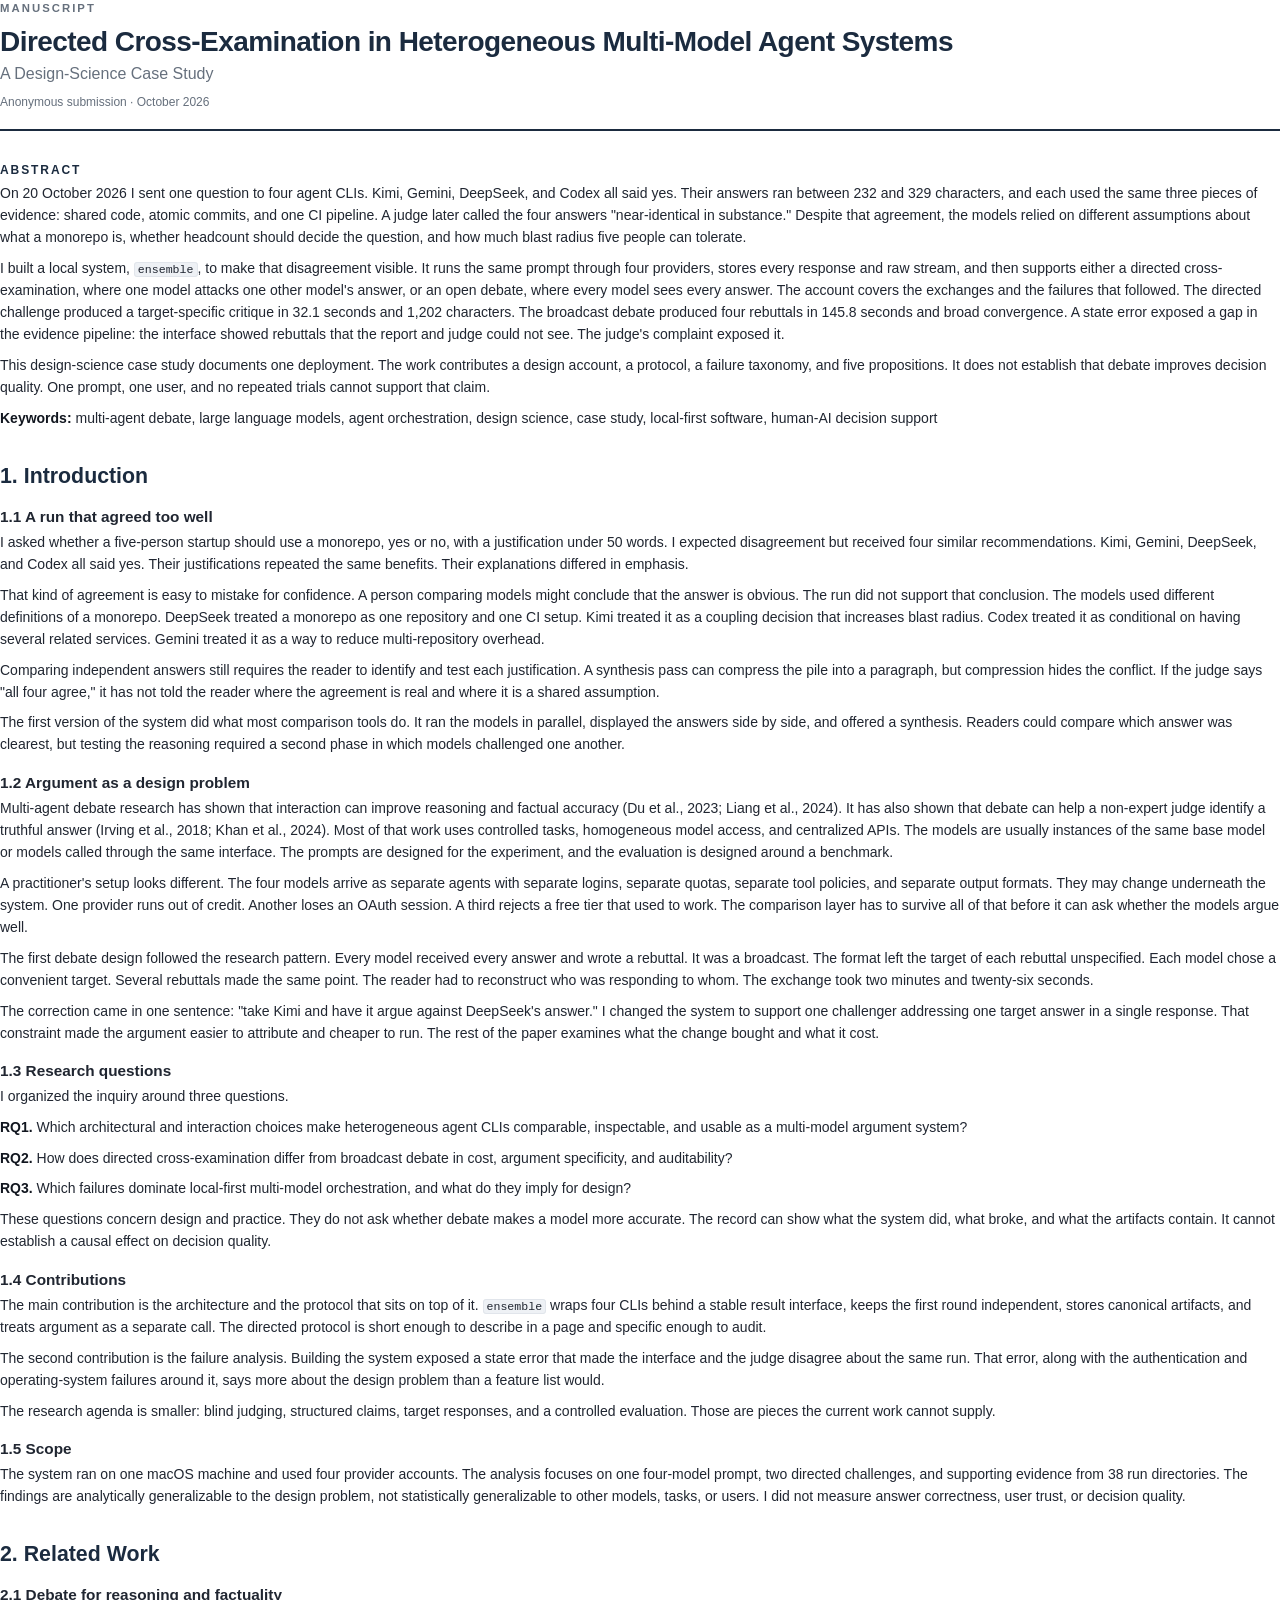
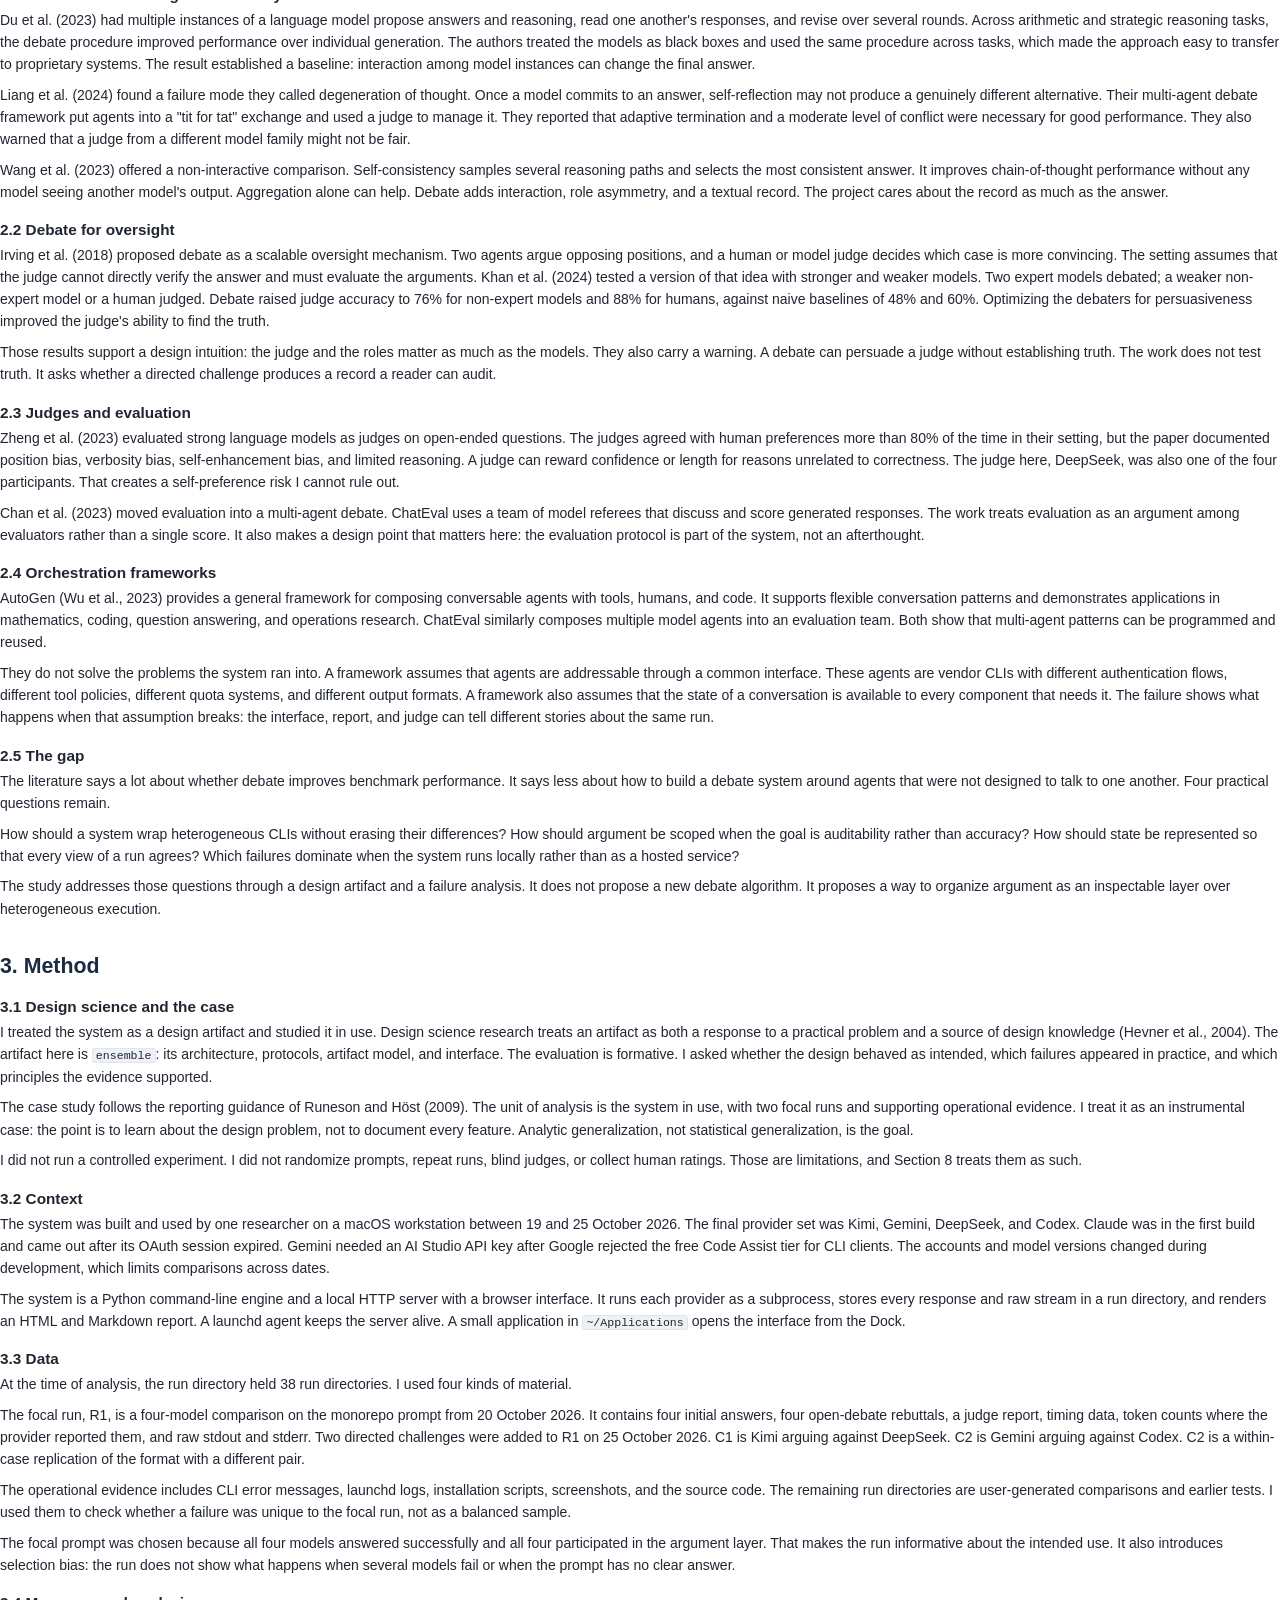
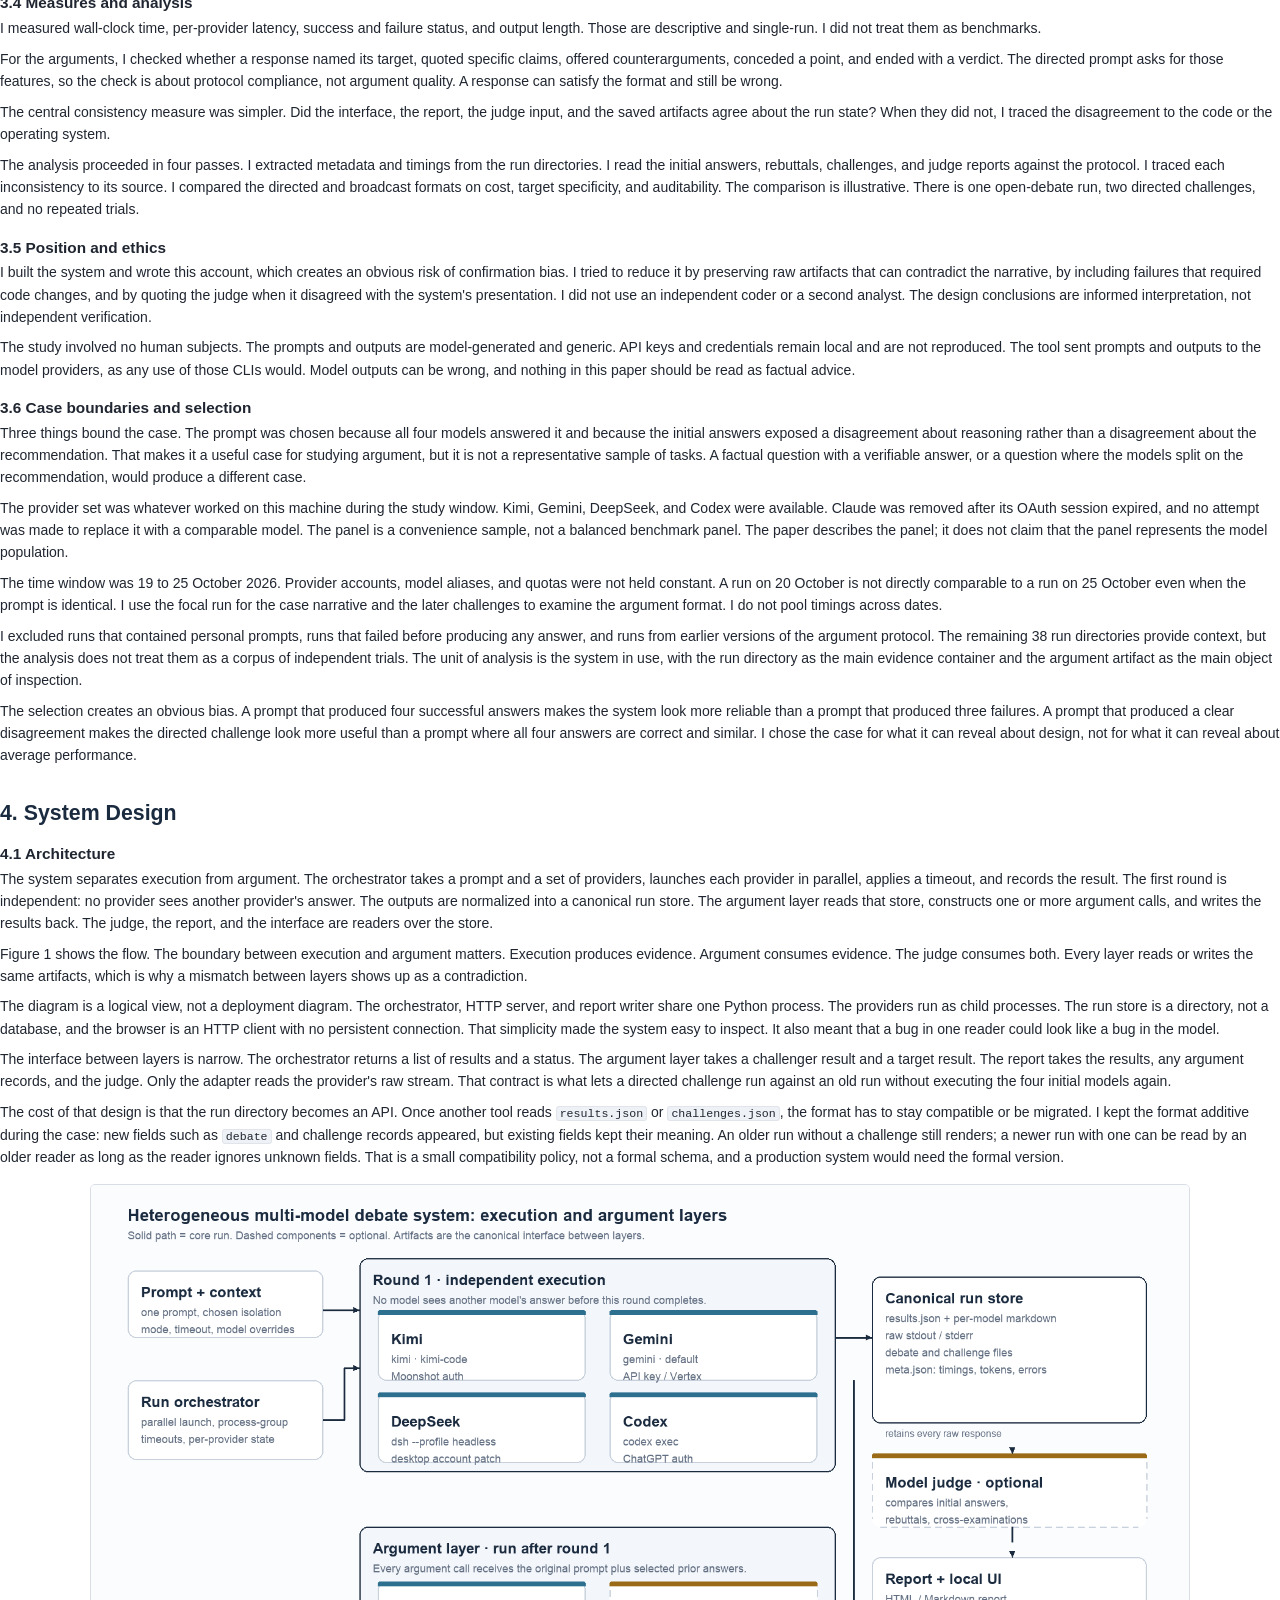
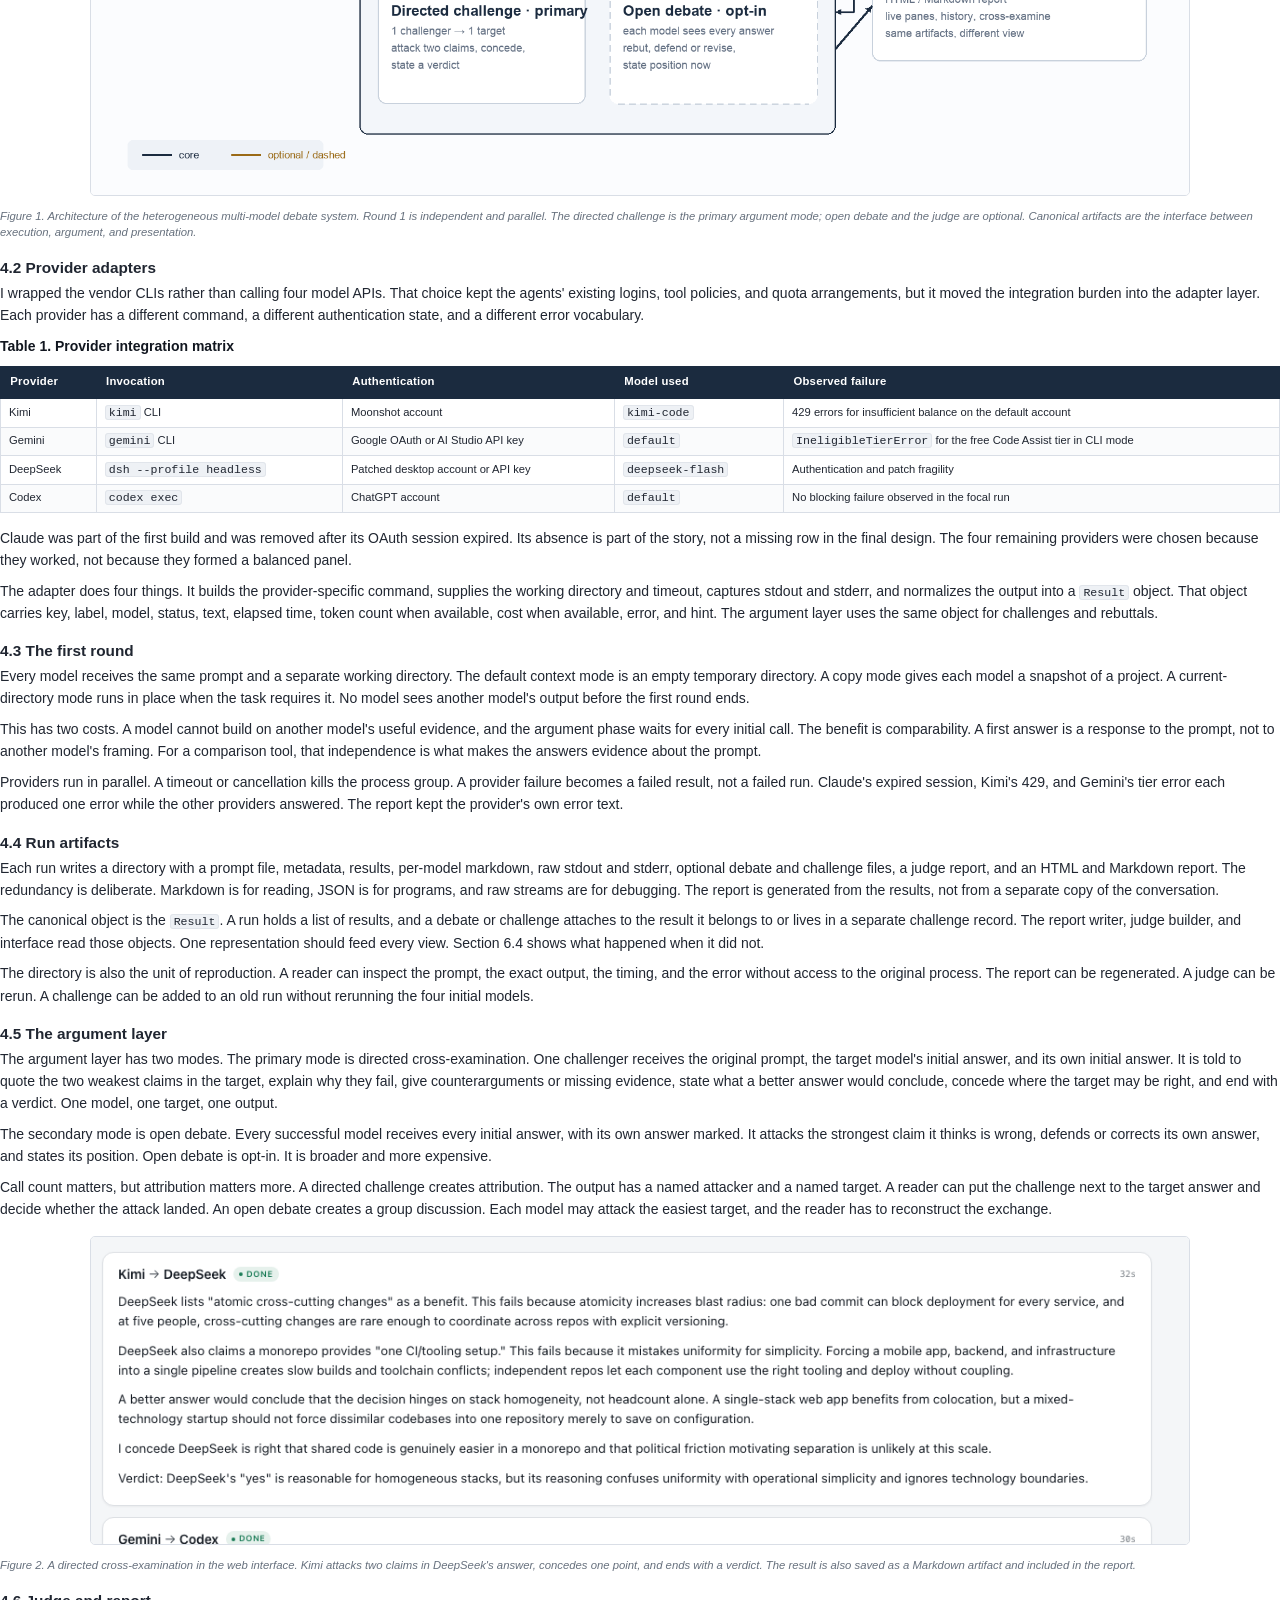
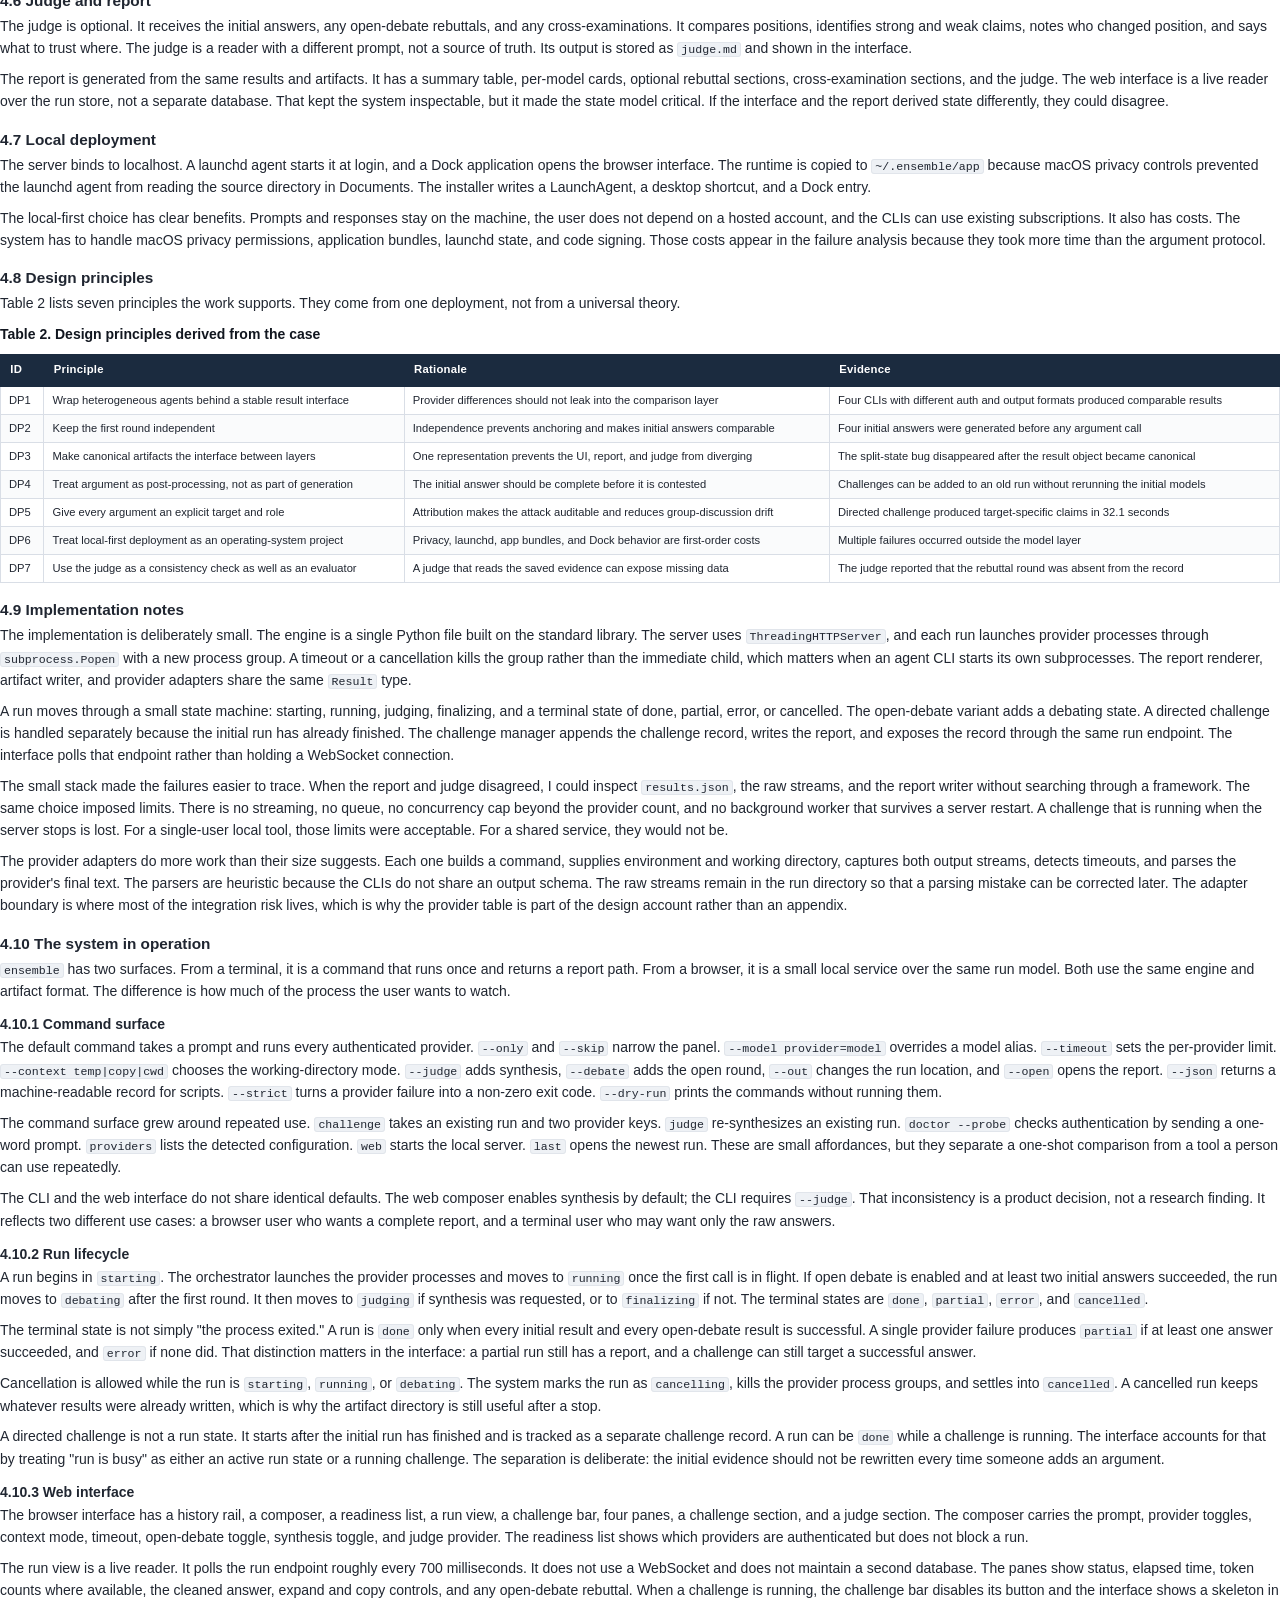
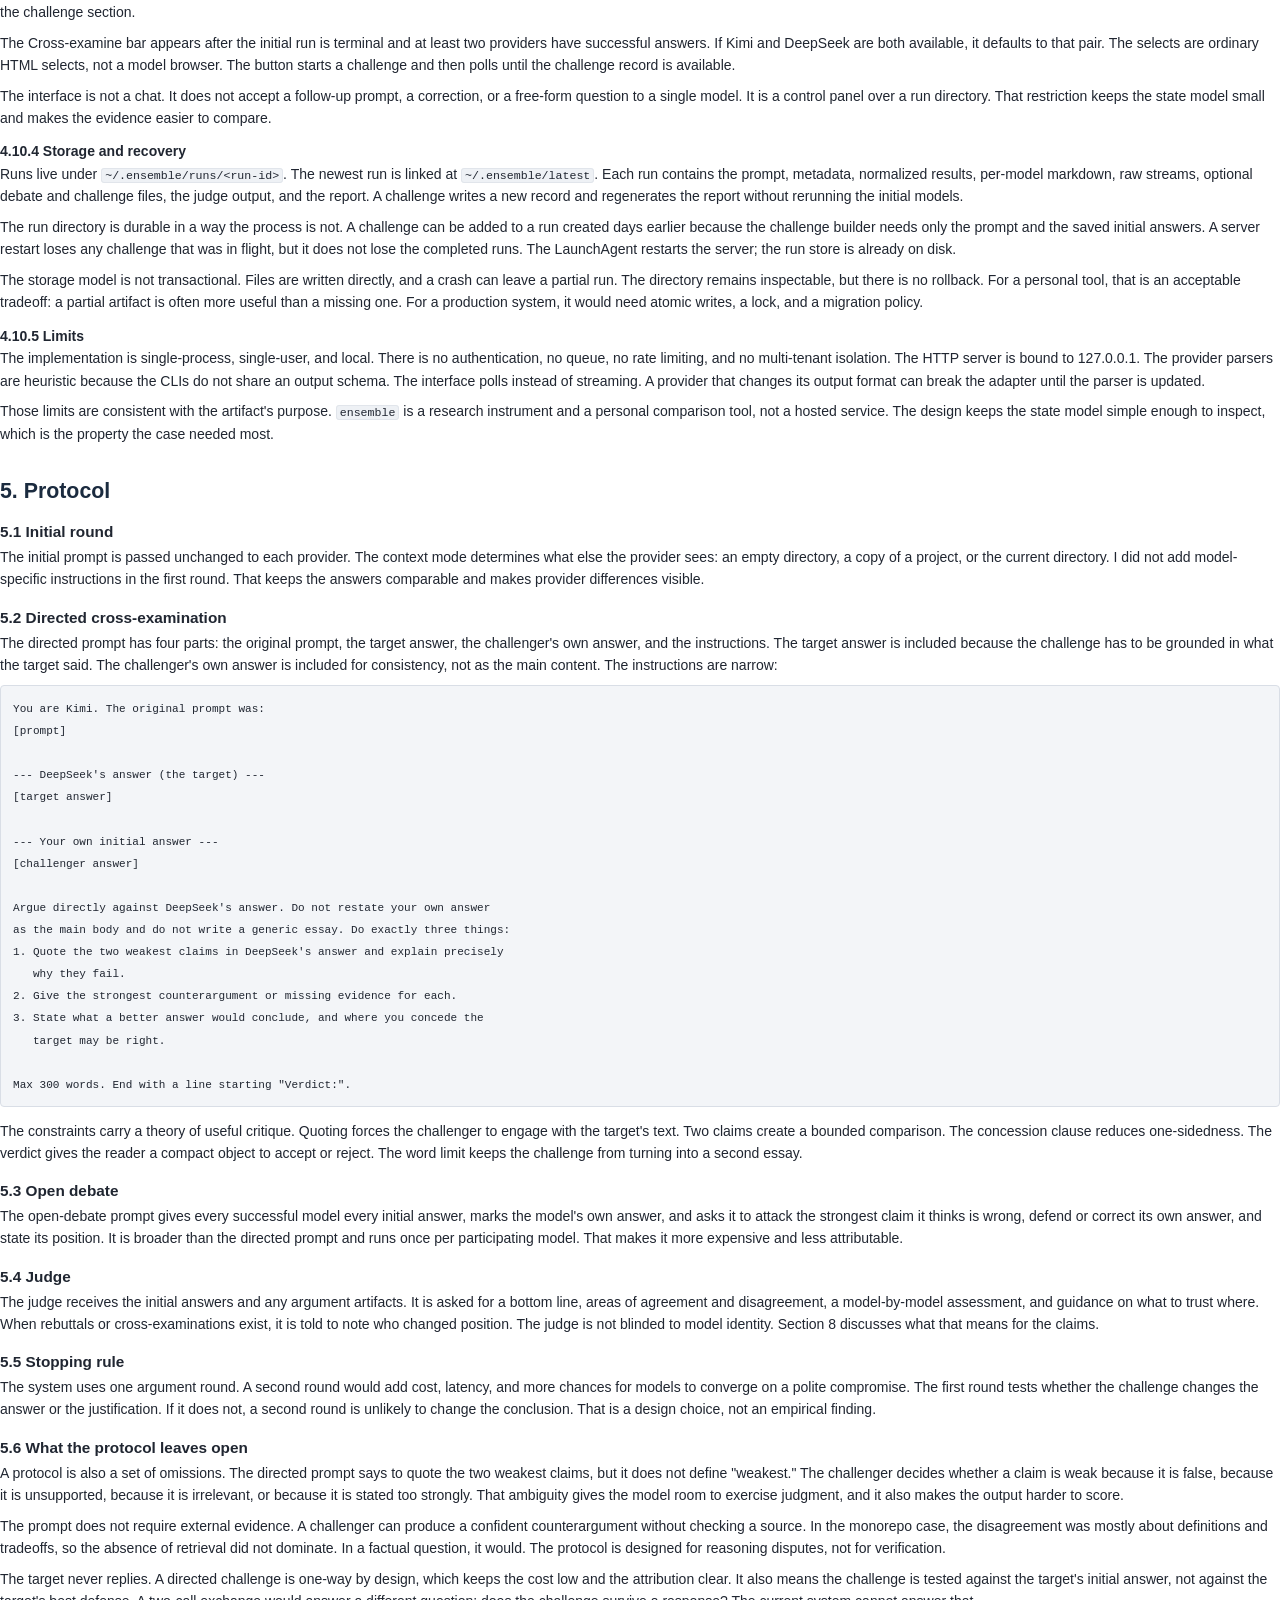
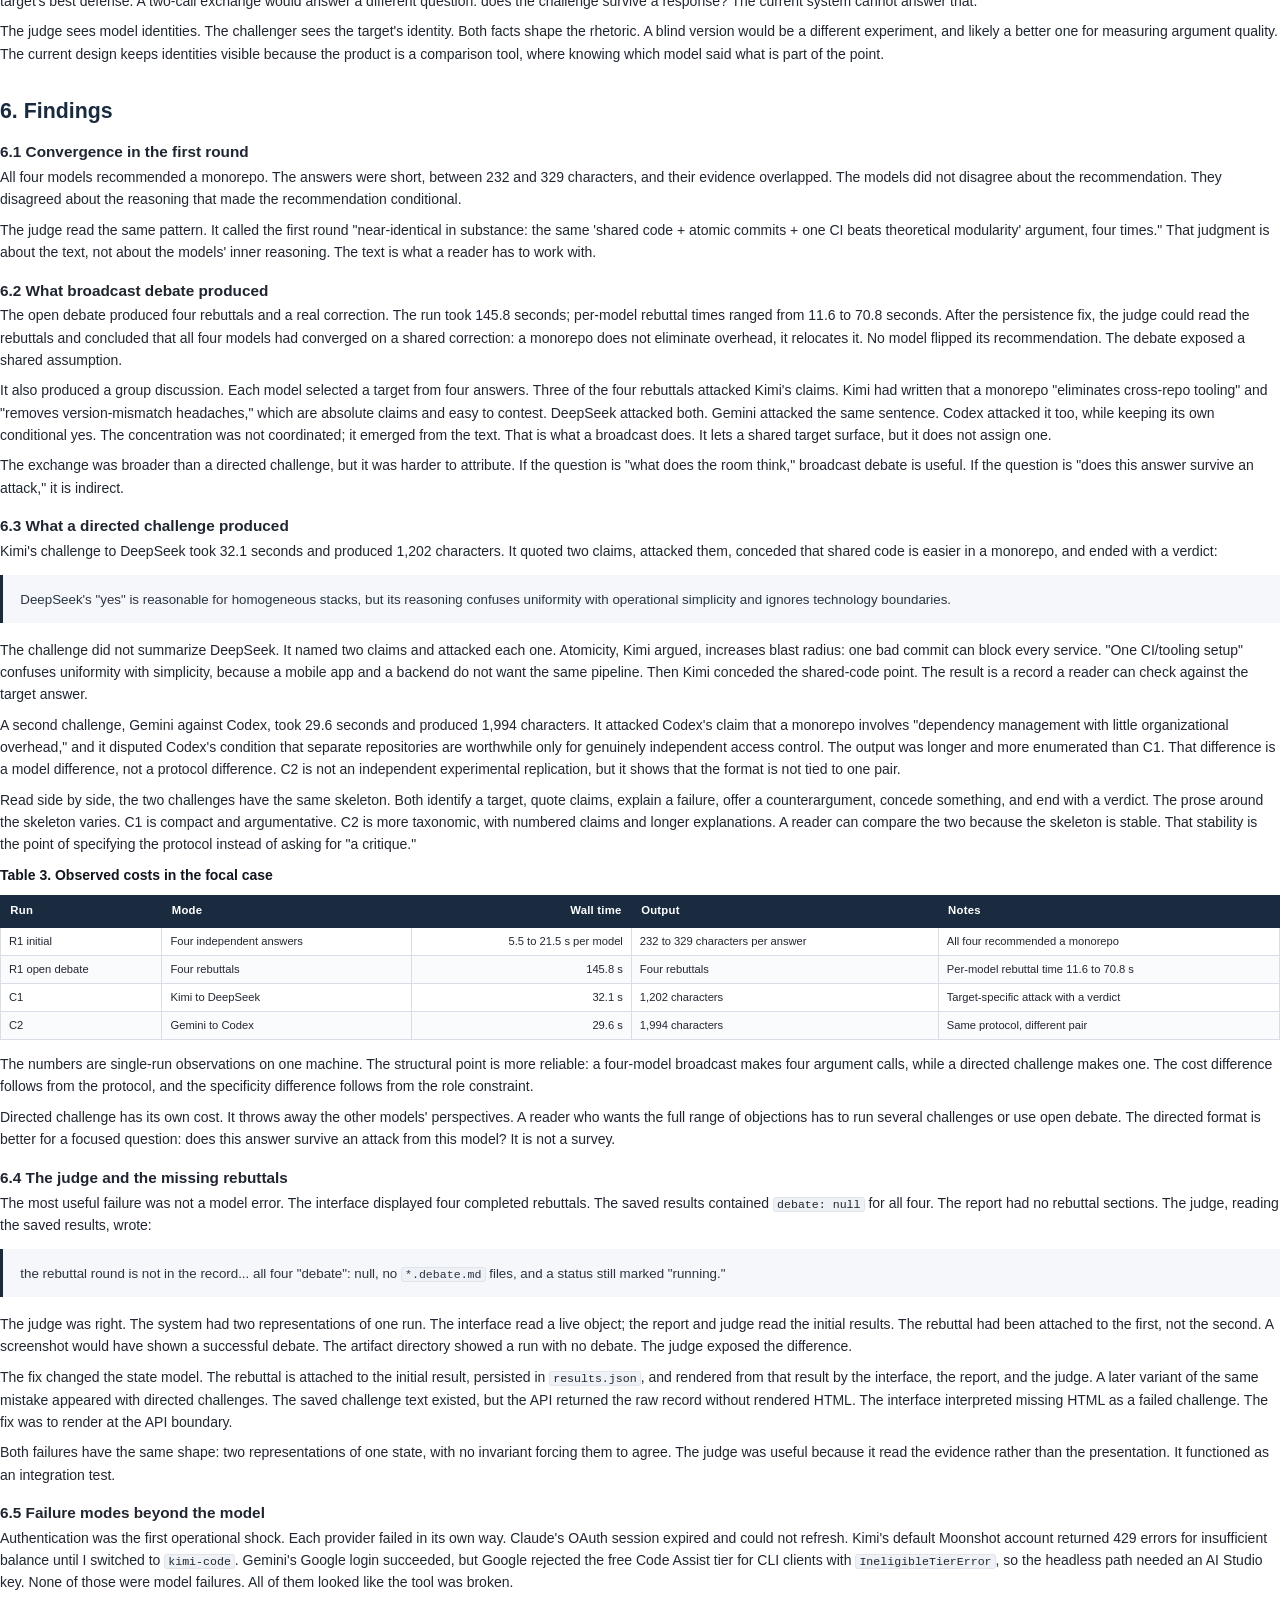
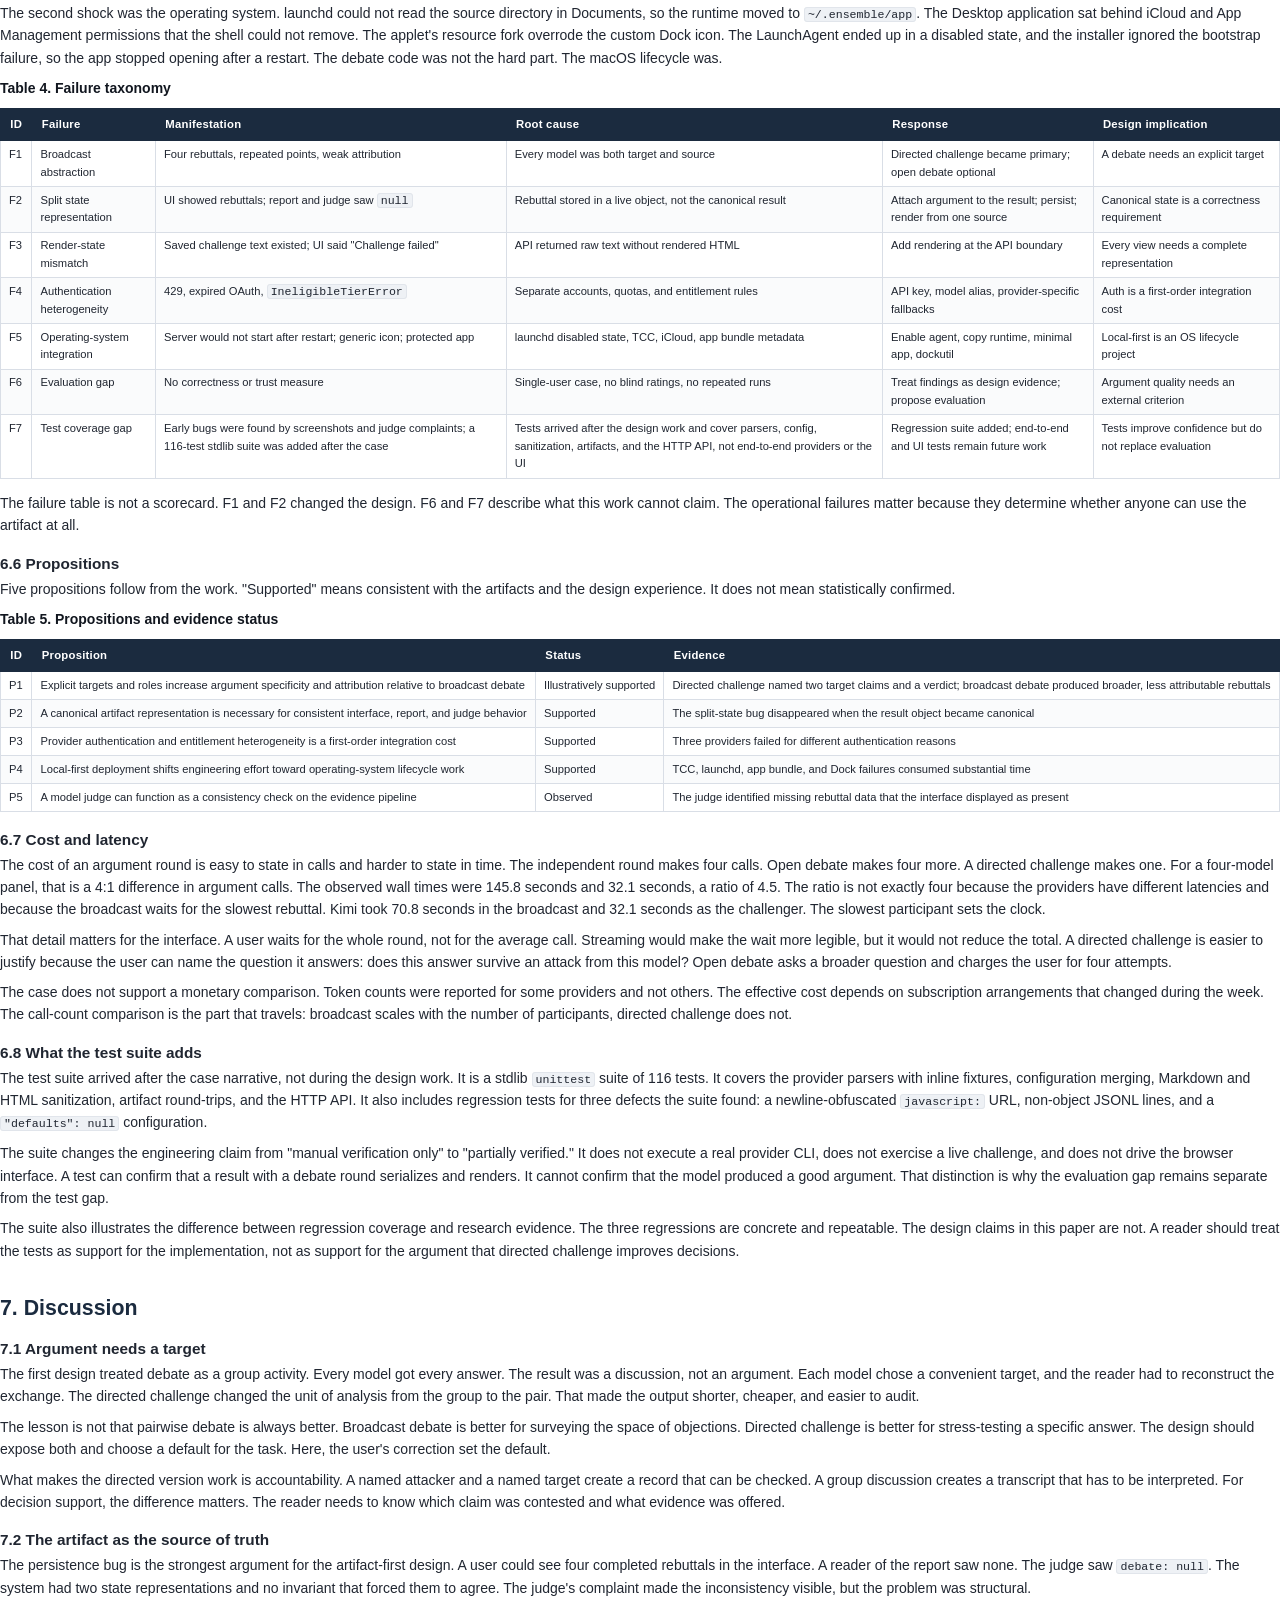
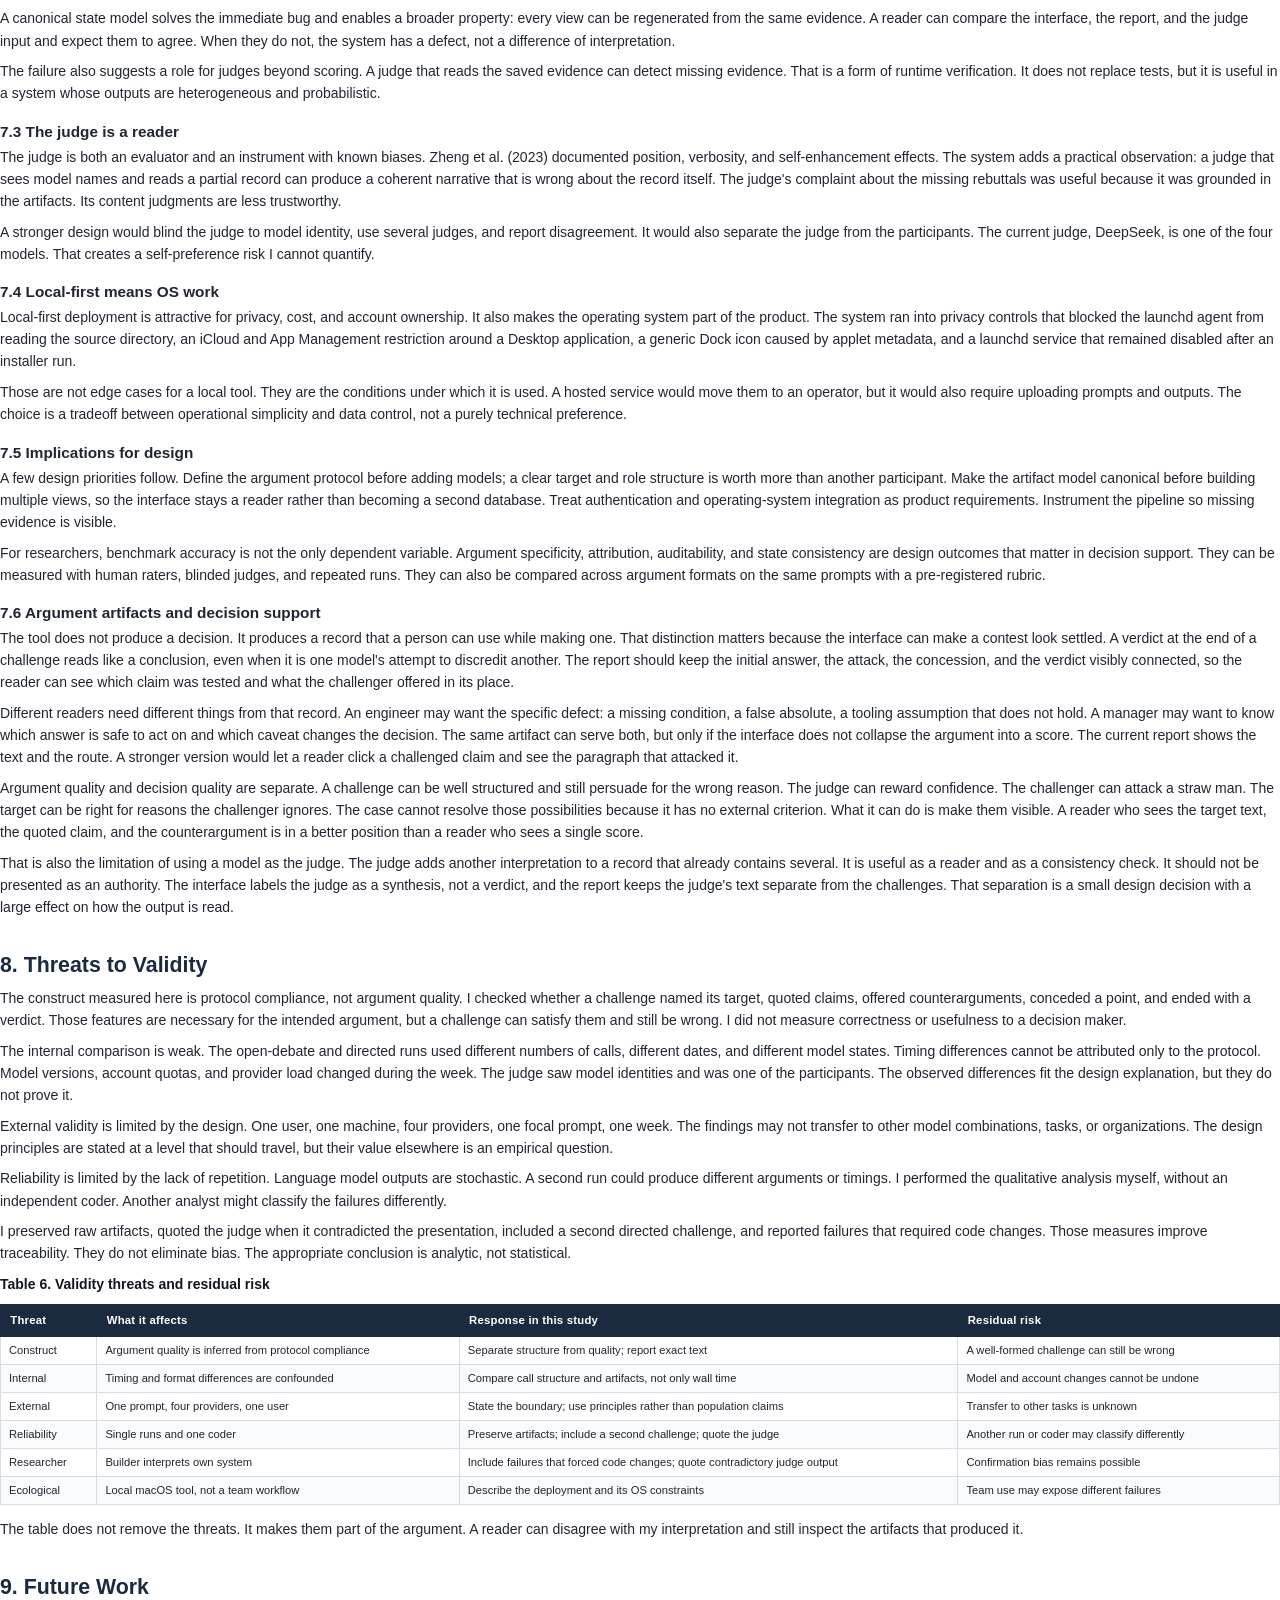
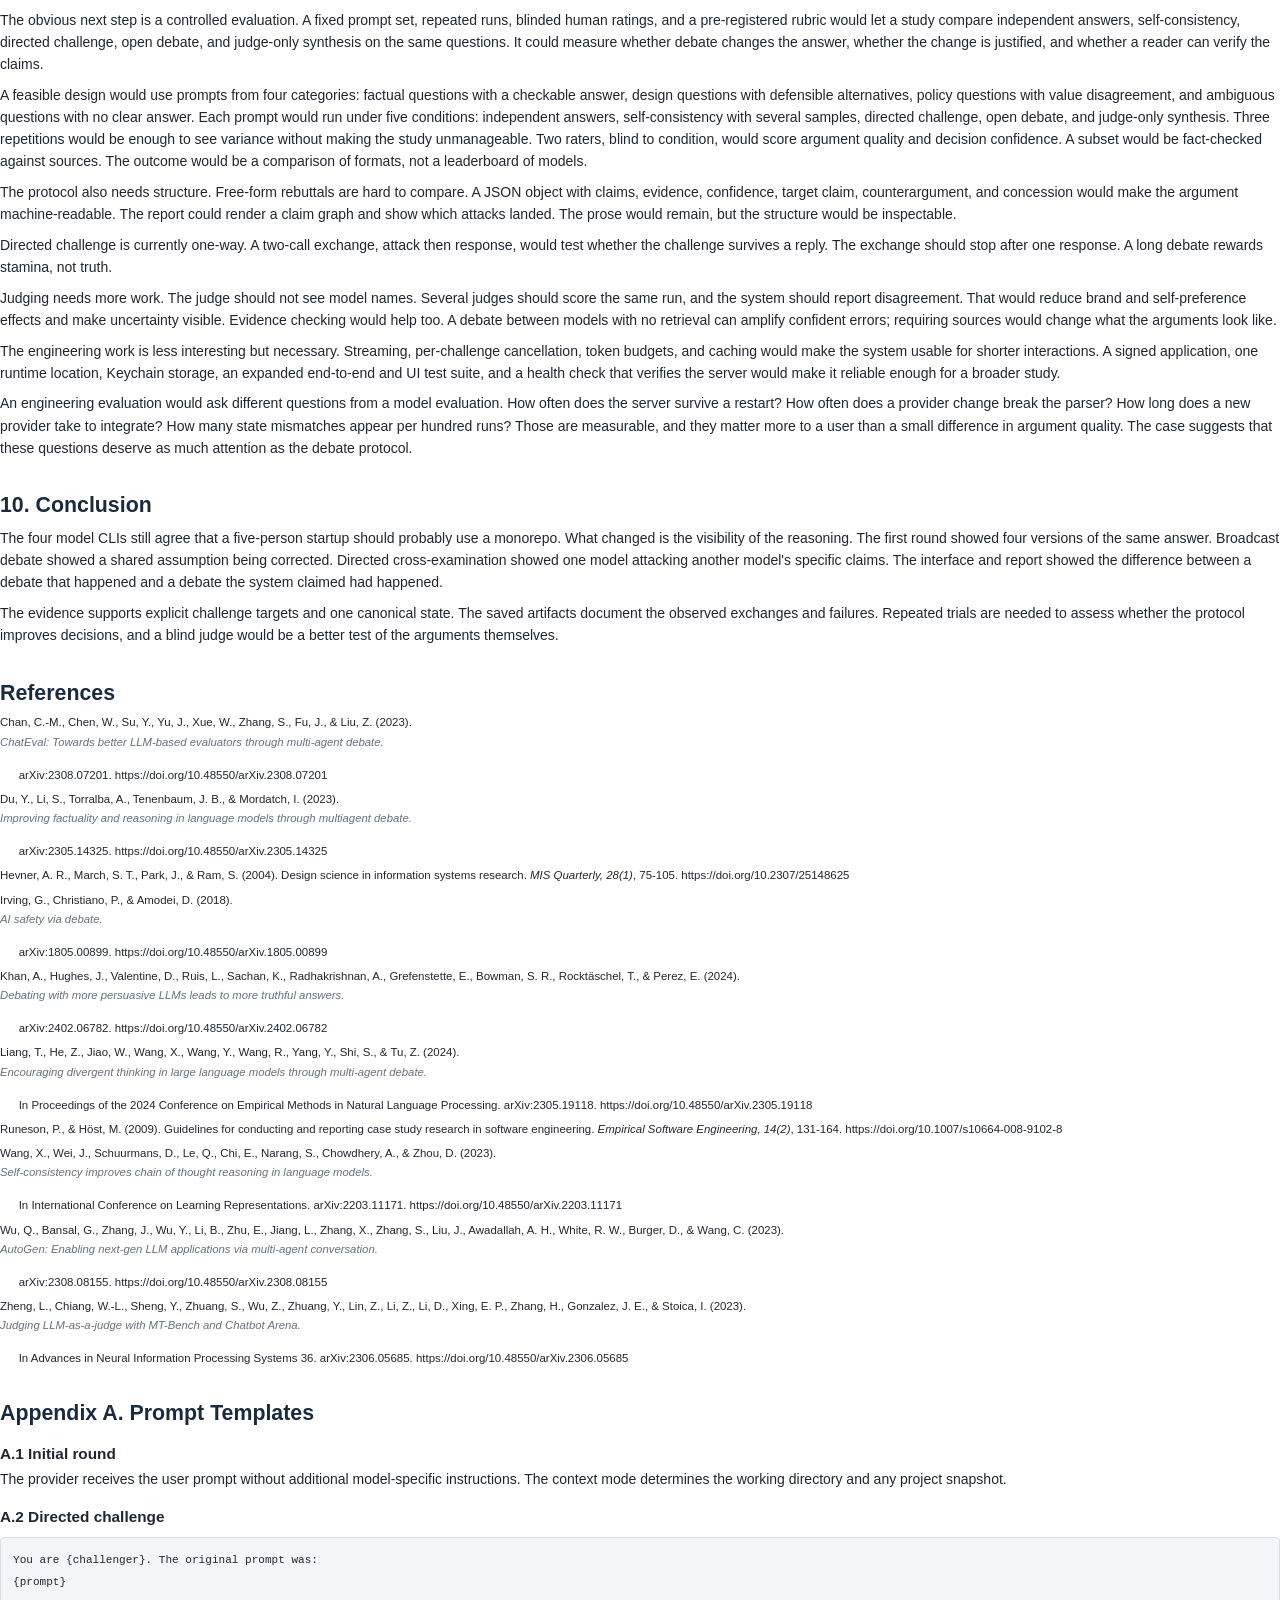
<file: CASE_STUDY_SUBMISSION.html>
<!doctype html>
<html lang="en">
<head>
<meta charset="utf-8">
<title>Directed Cross-Examination in Heterogeneous Multi-Model Agent Systems</title>
<style>
:root {
  --navy: #1b2b3f;
  --navy-2: #263c56;
  --ink: #202631;
  --muted: #66707d;
  --line: #d9dee6;
  --paper: #ffffff;
  --soft: #f5f7fa;
}
* { box-sizing: border-box; }
html { -webkit-print-color-adjust: exact; print-color-adjust: exact; }
body {
  margin: 0;
  background: var(--paper);
  color: var(--ink);
  font-family: Arial, Helvetica, sans-serif;
  font-size: 10.5pt;
  line-height: 1.58;
}
.cover {
  min-height: 9.15in;
  padding: .62in .62in .5in;
  border-radius: 8px;
  background: var(--navy);
  color: #f4f7fb;
  display: flex;
  flex-direction: column;
  justify-content: space-between;
  page-break-after: always;
}
.cover .kicker { color: #a9bfd6; }
.cover h1 {
  font-size: 30pt;
  line-height: 1.05;
  letter-spacing: -.025em;
  margin: .35in 0 .12in;
  color: #ffffff;
  max-width: 5.6in;
}
.cover .dek {
  font-size: 15pt;
  line-height: 1.35;
  color: #c9d6e5;
  max-width: 5.4in;
  margin: 0;
}
.cover .byline { margin: .45in 0 0; font-size: 11pt; color: #e7edf5; }
.cover .note { margin: .12in 0 0; font-size: 9pt; color: #9fb3c9; }
.kicker {
  font-size: 8.5pt;
  letter-spacing: .18em;
  text-transform: uppercase;
  color: var(--muted);
  font-weight: bold;
}
.article-head { margin: 0 0 .28in; padding-bottom: .18in; border-bottom: 2px solid var(--navy); }
.article-meta { font-size: 9pt; color: var(--muted); margin: 6pt 0 0; }
.article-head h1 { font-size: 21pt; line-height: 1.12; margin: .08in 0 .06in; color: var(--navy); letter-spacing: -.02em; }
.article-head .dek { font-size: 12pt; line-height: 1.4; color: var(--muted); margin: 0; }
h2 {
  font-size: 16pt;
  line-height: 1.2;
  color: var(--navy);
  margin: 22pt 0 6pt;
  padding-top: 4pt;
  break-after: avoid;
}
h3 {
  font-size: 11.5pt;
  line-height: 1.3;
  color: var(--ink);
  margin: 13pt 0 3pt;
  break-after: avoid;
}
h4 {
  font-size: 10.5pt;
  line-height: 1.3;
  color: var(--ink);
  margin: 10pt 0 2pt;
  break-after: avoid;
}
p { margin: 0 0 6.5pt; orphans: 2; widows: 2; }
blockquote {
  margin: 10pt 0 12pt;
  padding: 10pt 13pt;
  background: var(--soft);
  border-left: 3px solid var(--navy);
  color: #2b3441;
  font-size: 10pt;
}
blockquote p:last-child { margin-bottom: 0; }
ul, ol { margin: 4pt 0 8pt 16pt; padding: 0; }
li { margin: 0 0 3pt; }
code {
  font-family: "SF Mono", Menlo, Consolas, monospace;
  font-size: 8.7pt;
  background: #eef1f5;
  border: 1px solid #e1e5eb;
  border-radius: 3px;
  padding: 0 3px;
}
pre {
  background: #f3f5f8;
  border: 1px solid var(--line);
  border-radius: 4px;
  padding: 8pt 9pt;
  overflow: hidden;
  white-space: pre-wrap;
  word-break: break-word;
  margin: 7pt 0 10pt;
  break-inside: avoid;
}
pre code { background: none; border: 0; padding: 0; font-size: 8.3pt; line-height: 1.45; }
table {
  width: 100%;
  border-collapse: collapse;
  margin: 6pt 0 10pt;
  font-size: 8.4pt;
  break-inside: avoid;
}
th {
  background: var(--navy);
  color: #ffffff;
  text-align: left;
  padding: 5pt 7pt;
  border: 1px solid var(--navy);
  font-size: 8.5pt;
  letter-spacing: .02em;
}
td { padding: 3.5pt 6pt; border: 1px solid var(--line); vertical-align: top; }
tr:nth-child(even) td { background: #fafbfc; }
p:has(> img) { margin: 12pt 0 2pt; break-inside: avoid; break-after: avoid; page-break-after: avoid; text-align: center; }
p:has(> img) + p { break-before: avoid; page-break-before: avoid; break-inside: avoid; }
p:has(+ pre) { break-after: avoid; }
p:has(+ table) { break-after: avoid; }
.figure-block, .table-block { break-inside: avoid; page-break-inside: avoid; }
.figure-block img { margin-bottom: 2pt; }
.table-block table { margin-top: 2pt; }
.references p {
  font-size: 8.6pt;
  line-height: 1.42;
  margin: 0 0 6pt;
  padding-left: 14pt;
  text-indent: -14pt;
  break-inside: avoid;
}
.references a { color: var(--navy); }
.nowrap { white-space: nowrap; }
h2.appendix-start { break-before: page; page-break-before: always; }
.abstract-head {
  font-size: 9pt;
  letter-spacing: .16em;
  text-transform: uppercase;
  color: var(--navy);
  margin: 10pt 0 3pt;
  break-after: avoid;
}
img { max-width: 86%; height: auto; border: 1px solid var(--line); border-radius: 5px; }
p > em:only-child {
  display: block;
  margin: 3pt 0 12pt;
  font-size: 8.5pt;
  line-height: 1.4;
  color: var(--muted);
  text-align: left;
}
a { color: var(--navy); text-decoration: none; }
strong { color: #11161f; }
hr { border: 0; border-top: 1px solid var(--line); margin: 16pt 0; }
.footer { font-size: 8pt; color: var(--muted); }
@media print { a { color: var(--navy); } }
</style>
</head>
<body>

<article>
<header class="article-head">
  <div class="kicker">Manuscript</div>
  <h1>Directed Cross-Examination in Heterogeneous Multi-Model Agent Systems</h1>
  <p class="dek">A Design-Science Case Study</p>
  <p class="article-meta">Anonymous submission · October 2026</p>
</header>
<h2 class="abstract-head">Abstract</h2>
<p>On 20 October 2026 I sent one question to four agent CLIs. Kimi, Gemini, DeepSeek, and Codex all said yes. Their answers ran between 232 and 329 characters, and each used the same three pieces of evidence: shared code, atomic commits, and one CI pipeline. A judge later called the four answers "near-identical in substance." Despite that agreement, the models relied on different assumptions about what a monorepo is, whether headcount should decide the question, and how much blast radius five people can tolerate.</p>
<p>I built a local system, <code>ensemble</code>, to make that disagreement visible. It runs the same prompt through four providers, stores every response and raw stream, and then supports either a directed cross-examination, where one model attacks one other model's answer, or an open debate, where every model sees every answer. The account covers the exchanges and the failures that followed. The directed challenge produced a target-specific critique in 32.1 seconds and 1,202 characters. The broadcast debate produced four rebuttals in 145.8 seconds and broad convergence. A state error exposed a gap in the evidence pipeline: the interface showed rebuttals that the report and judge could not see. The judge's complaint exposed it.</p>
<p>This design-science case study documents one deployment. The work contributes a design account, a protocol, a failure taxonomy, and five propositions. It does not establish that debate improves decision quality. One prompt, one user, and no repeated trials cannot support that claim.</p>
<p><strong>Keywords:</strong> multi-agent debate, large language models, agent orchestration, design science, case study, local-first software, human-AI decision support</p>
<h2>1. Introduction</h2>
<h3>1.1 A run that agreed too well</h3>
<p>I asked whether a five-person startup should use a monorepo, yes or no, with a justification under 50 words. I expected disagreement but received four similar recommendations. Kimi, Gemini, DeepSeek, and Codex all said yes. Their justifications repeated the same benefits. Their explanations differed in emphasis.</p>
<p>That kind of agreement is easy to mistake for confidence. A person comparing models might conclude that the answer is obvious. The run did not support that conclusion. The models used different definitions of a monorepo. DeepSeek treated a monorepo as one repository and one CI setup. Kimi treated it as a coupling decision that increases blast radius. Codex treated it as conditional on having several related services. Gemini treated it as a way to reduce multi-repository overhead.</p>
<p>Comparing independent answers still requires the reader to identify and test each justification. A synthesis pass can compress the pile into a paragraph, but compression hides the conflict. If the judge says "all four agree," it has not told the reader where the agreement is real and where it is a shared assumption.</p>
<p>The first version of the system did what most comparison tools do. It ran the models in parallel, displayed the answers side by side, and offered a synthesis. Readers could compare which answer was clearest, but testing the reasoning required a second phase in which models challenged one another.</p>
<h3>1.2 Argument as a design problem</h3>
<p>Multi-agent debate research has shown that interaction can improve reasoning and factual accuracy (Du et al., 2023; Liang et al., 2024). It has also shown that debate can help a non-expert judge identify a truthful answer (Irving et al., 2018; Khan et al., 2024). Most of that work uses controlled tasks, homogeneous model access, and centralized APIs. The models are usually instances of the same base model or models called through the same interface. The prompts are designed for the experiment, and the evaluation is designed around a benchmark.</p>
<p>A practitioner's setup looks different. The four models arrive as separate agents with separate logins, separate quotas, separate tool policies, and separate output formats. They may change underneath the system. One provider runs out of credit. Another loses an OAuth session. A third rejects a free tier that used to work. The comparison layer has to survive all of that before it can ask whether the models argue well.</p>
<p>The first debate design followed the research pattern. Every model received every answer and wrote a rebuttal. It was a broadcast. The format left the target of each rebuttal unspecified. Each model chose a convenient target. Several rebuttals made the same point. The reader had to reconstruct who was responding to whom. The exchange took two minutes and twenty-six seconds.</p>
<p>The correction came in one sentence: "take Kimi and have it argue against DeepSeek's answer." I changed the system to support one challenger addressing one target answer in a single response. That constraint made the argument easier to attribute and cheaper to run. The rest of the paper examines what the change bought and what it cost.</p>
<h3>1.3 Research questions</h3>
<p>I organized the inquiry around three questions.</p>
<p><strong>RQ1.</strong> Which architectural and interaction choices make heterogeneous agent CLIs comparable, inspectable, and usable as a multi-model argument system?</p>
<p><strong>RQ2.</strong> How does directed cross-examination differ from broadcast debate in cost, argument specificity, and auditability?</p>
<p><strong>RQ3.</strong> Which failures dominate local-first multi-model orchestration, and what do they imply for design?</p>
<p>These questions concern design and practice. They do not ask whether debate makes a model more accurate. The record can show what the system did, what broke, and what the artifacts contain. It cannot establish a causal effect on decision quality.</p>
<h3>1.4 Contributions</h3>
<p>The main contribution is the architecture and the protocol that sits on top of it. <code>ensemble</code> wraps four CLIs behind a stable result interface, keeps the first round independent, stores canonical artifacts, and treats argument as a separate call. The directed protocol is short enough to describe in a page and specific enough to audit.</p>
<p>The second contribution is the failure analysis. Building the system exposed a state error that made the interface and the judge disagree about the same run. That error, along with the authentication and operating-system failures around it, says more about the design problem than a feature list would.</p>
<p>The research agenda is smaller: blind judging, structured claims, target responses, and a controlled evaluation. Those are pieces the current work cannot supply.</p>
<h3>1.5 Scope</h3>
<p>The system ran on one macOS machine and used four provider accounts. The analysis focuses on one four-model prompt, two directed challenges, and supporting evidence from 38 run directories. The findings are analytically generalizable to the design problem, not statistically generalizable to other models, tasks, or users. I did not measure answer correctness, user trust, or decision quality.</p>
<h2>2. Related Work</h2>
<h3>2.1 Debate for reasoning and factuality</h3>
<p>Du et al. (2023) had multiple instances of a language model propose answers and reasoning, read one another's responses, and revise over several rounds. Across arithmetic and strategic reasoning tasks, the debate procedure improved performance over individual generation. The authors treated the models as black boxes and used the same procedure across tasks, which made the approach easy to transfer to proprietary systems. The result established a baseline: interaction among model instances can change the final answer.</p>
<p>Liang et al. (2024) found a failure mode they called degeneration of thought. Once a model commits to an answer, self-reflection may not produce a genuinely different alternative. Their multi-agent debate framework put agents into a "tit for tat" exchange and used a judge to manage it. They reported that adaptive termination and a moderate level of conflict were necessary for good performance. They also warned that a judge from a different model family might not be fair.</p>
<p>Wang et al. (2023) offered a non-interactive comparison. Self-consistency samples several reasoning paths and selects the most consistent answer. It improves chain-of-thought performance without any model seeing another model's output. Aggregation alone can help. Debate adds interaction, role asymmetry, and a textual record. The project cares about the record as much as the answer.</p>
<h3>2.2 Debate for oversight</h3>
<p>Irving et al. (2018) proposed debate as a scalable oversight mechanism. Two agents argue opposing positions, and a human or model judge decides which case is more convincing. The setting assumes that the judge cannot directly verify the answer and must evaluate the arguments. Khan et al. (2024) tested a version of that idea with stronger and weaker models. Two expert models debated; a weaker non-expert model or a human judged. Debate raised judge accuracy to 76% for non-expert models and 88% for humans, against naive baselines of 48% and 60%. Optimizing the debaters for persuasiveness improved the judge's ability to find the truth.</p>
<p>Those results support a design intuition: the judge and the roles matter as much as the models. They also carry a warning. A debate can persuade a judge without establishing truth. The work does not test truth. It asks whether a directed challenge produces a record a reader can audit.</p>
<h3>2.3 Judges and evaluation</h3>
<p>Zheng et al. (2023) evaluated strong language models as judges on open-ended questions. The judges agreed with human preferences more than 80% of the time in their setting, but the paper documented position bias, verbosity bias, self-enhancement bias, and limited reasoning. A judge can reward confidence or length for reasons unrelated to correctness. The judge here, DeepSeek, was also one of the four participants. That creates a self-preference risk I cannot rule out.</p>
<p>Chan et al. (2023) moved evaluation into a multi-agent debate. ChatEval uses a team of model referees that discuss and score generated responses. The work treats evaluation as an argument among evaluators rather than a single score. It also makes a design point that matters here: the evaluation protocol is part of the system, not an afterthought.</p>
<h3>2.4 Orchestration frameworks</h3>
<p>AutoGen (Wu et al., 2023) provides a general framework for composing conversable agents with tools, humans, and code. It supports flexible conversation patterns and demonstrates applications in mathematics, coding, question answering, and operations research. ChatEval similarly composes multiple model agents into an evaluation team. Both show that multi-agent patterns can be programmed and reused.</p>
<p>They do not solve the problems the system ran into. A framework assumes that agents are addressable through a common interface. These agents are vendor CLIs with different authentication flows, different tool policies, different quota systems, and different output formats. A framework also assumes that the state of a conversation is available to every component that needs it. The failure shows what happens when that assumption breaks: the interface, report, and judge can tell different stories about the same run.</p>
<h3>2.5 The gap</h3>
<p>The literature says a lot about whether debate improves benchmark performance. It says less about how to build a debate system around agents that were not designed to talk to one another. Four practical questions remain.</p>
<p>How should a system wrap heterogeneous CLIs without erasing their differences? How should argument be scoped when the goal is auditability rather than accuracy? How should state be represented so that every view of a run agrees? Which failures dominate when the system runs locally rather than as a hosted service?</p>
<p>The study addresses those questions through a design artifact and a failure analysis. It does not propose a new debate algorithm. It proposes a way to organize argument as an inspectable layer over heterogeneous execution.</p>
<h2>3. Method</h2>
<h3>3.1 Design science and the case</h3>
<p>I treated the system as a design artifact and studied it in use. Design science research treats an artifact as both a response to a practical problem and a source of design knowledge (Hevner et al., 2004). The artifact here is <code>ensemble</code>: its architecture, protocols, artifact model, and interface. The evaluation is formative. I asked whether the design behaved as intended, which failures appeared in practice, and which principles the evidence supported.</p>
<p>The case study follows the reporting guidance of Runeson and Höst (2009). The unit of analysis is the system in use, with two focal runs and supporting operational evidence. I treat it as an instrumental case: the point is to learn about the design problem, not to document every feature. Analytic generalization, not statistical generalization, is the goal.</p>
<p>I did not run a controlled experiment. I did not randomize prompts, repeat runs, blind judges, or collect human ratings. Those are limitations, and Section 8 treats them as such.</p>
<h3>3.2 Context</h3>
<p>The system was built and used by one researcher on a macOS workstation between 19 and 25 October 2026. The final provider set was Kimi, Gemini, DeepSeek, and Codex. Claude was in the first build and came out after its OAuth session expired. Gemini needed an AI Studio API key after Google rejected the free Code Assist tier for CLI clients. The accounts and model versions changed during development, which limits comparisons across dates.</p>
<p>The system is a Python command-line engine and a local HTTP server with a browser interface. It runs each provider as a subprocess, stores every response and raw stream in a run directory, and renders an HTML and Markdown report. A launchd agent keeps the server alive. A small application in <code>~/Applications</code> opens the interface from the Dock.</p>
<h3>3.3 Data</h3>
<p>At the time of analysis, the run directory held 38 run directories. I used four kinds of material.</p>
<p>The focal run, R1, is a four-model comparison on the monorepo prompt from 20 October 2026. It contains four initial answers, four open-debate rebuttals, a judge report, timing data, token counts where the provider reported them, and raw stdout and stderr. Two directed challenges were added to R1 on 25 October 2026. C1 is Kimi arguing against DeepSeek. C2 is Gemini arguing against Codex. C2 is a within-case replication of the format with a different pair.</p>
<p>The operational evidence includes CLI error messages, launchd logs, installation scripts, screenshots, and the source code. The remaining run directories are user-generated comparisons and earlier tests. I used them to check whether a failure was unique to the focal run, not as a balanced sample.</p>
<p>The focal prompt was chosen because all four models answered successfully and all four participated in the argument layer. That makes the run informative about the intended use. It also introduces selection bias: the run does not show what happens when several models fail or when the prompt has no clear answer.</p>
<h3>3.4 Measures and analysis</h3>
<p>I measured wall-clock time, per-provider latency, success and failure status, and output length. Those are descriptive and single-run. I did not treat them as benchmarks.</p>
<p>For the arguments, I checked whether a response named its target, quoted specific claims, offered counterarguments, conceded a point, and ended with a verdict. The directed prompt asks for those features, so the check is about protocol compliance, not argument quality. A response can satisfy the format and still be wrong.</p>
<p>The central consistency measure was simpler. Did the interface, the report, the judge input, and the saved artifacts agree about the run state? When they did not, I traced the disagreement to the code or the operating system.</p>
<p>The analysis proceeded in four passes. I extracted metadata and timings from the run directories. I read the initial answers, rebuttals, challenges, and judge reports against the protocol. I traced each inconsistency to its source. I compared the directed and broadcast formats on cost, target specificity, and auditability. The comparison is illustrative. There is one open-debate run, two directed challenges, and no repeated trials.</p>
<h3>3.5 Position and ethics</h3>
<p>I built the system and wrote this account, which creates an obvious risk of confirmation bias. I tried to reduce it by preserving raw artifacts that can contradict the narrative, by including failures that required code changes, and by quoting the judge when it disagreed with the system's presentation. I did not use an independent coder or a second analyst. The design conclusions are informed interpretation, not independent verification.</p>
<p>The study involved no human subjects. The prompts and outputs are model-generated and generic. API keys and credentials remain local and are not reproduced. The tool sent prompts and outputs to the model providers, as any use of those CLIs would. Model outputs can be wrong, and nothing in this paper should be read as factual advice.</p>
<h3>3.6 Case boundaries and selection</h3>
<p>Three things bound the case. The prompt was chosen because all four models answered it and because the initial answers exposed a disagreement about reasoning rather than a disagreement about the recommendation. That makes it a useful case for studying argument, but it is not a representative sample of tasks. A factual question with a verifiable answer, or a question where the models split on the recommendation, would produce a different case.</p>
<p>The provider set was whatever worked on this machine during the study window. Kimi, Gemini, DeepSeek, and Codex were available. Claude was removed after its OAuth session expired, and no attempt was made to replace it with a comparable model. The panel is a convenience sample, not a balanced benchmark panel. The paper describes the panel; it does not claim that the panel represents the model population.</p>
<p>The time window was 19 to 25 October 2026. Provider accounts, model aliases, and quotas were not held constant. A run on 20 October is not directly comparable to a run on 25 October even when the prompt is identical. I use the focal run for the case narrative and the later challenges to examine the argument format. I do not pool timings across dates.</p>
<p>I excluded runs that contained personal prompts, runs that failed before producing any answer, and runs from earlier versions of the argument protocol. The remaining 38 run directories provide context, but the analysis does not treat them as a corpus of independent trials. The unit of analysis is the system in use, with the run directory as the main evidence container and the argument artifact as the main object of inspection.</p>
<p>The selection creates an obvious bias. A prompt that produced four successful answers makes the system look more reliable than a prompt that produced three failures. A prompt that produced a clear disagreement makes the directed challenge look more useful than a prompt where all four answers are correct and similar. I chose the case for what it can reveal about design, not for what it can reveal about average performance.</p>
<h2>4. System Design</h2>
<h3>4.1 Architecture</h3>
<p>The system separates execution from argument. The orchestrator takes a prompt and a set of providers, launches each provider in parallel, applies a timeout, and records the result. The first round is independent: no provider sees another provider's answer. The outputs are normalized into a canonical run store. The argument layer reads that store, constructs one or more argument calls, and writes the results back. The judge, the report, and the interface are readers over the store.</p>
<p>Figure 1 shows the flow. The boundary between execution and argument matters. Execution produces evidence. Argument consumes evidence. The judge consumes both. Every layer reads or writes the same artifacts, which is why a mismatch between layers shows up as a contradiction.</p>
<p>The diagram is a logical view, not a deployment diagram. The orchestrator, HTTP server, and report writer share one Python process. The providers run as child processes. The run store is a directory, not a database, and the browser is an HTTP client with no persistent connection. That simplicity made the system easy to inspect. It also meant that a bug in one reader could look like a bug in the model.</p>
<p>The interface between layers is narrow. The orchestrator returns a list of results and a status. The argument layer takes a challenger result and a target result. The report takes the results, any argument records, and the judge. Only the adapter reads the provider's raw stream. That contract is what lets a directed challenge run against an old run without executing the four initial models again.</p>
<p>The cost of that design is that the run directory becomes an API. Once another tool reads <code>results.json</code> or <code>challenges.json</code>, the format has to stay compatible or be migrated. I kept the format additive during the case: new fields such as <code>debate</code> and challenge records appeared, but existing fields kept their meaning. An older run without a challenge still renders; a newer run with one can be read by an older reader as long as the reader ignores unknown fields. That is a small compatibility policy, not a formal schema, and a production system would need the formal version.</p>
<div class="figure-block"><p><img alt="System architecture" src="docs/case-architecture.png"></p>
<p><em>Figure 1. Architecture of the heterogeneous multi-model debate system. Round 1 is independent and parallel. The directed challenge is the primary argument mode; open debate and the judge are optional. Canonical artifacts are the interface between execution, argument, and presentation.</em></p></div>
<h3>4.2 Provider adapters</h3>
<p>I wrapped the vendor CLIs rather than calling four model APIs. That choice kept the agents' existing logins, tool policies, and quota arrangements, but it moved the integration burden into the adapter layer. Each provider has a different command, a different authentication state, and a different error vocabulary.</p>
<div class="table-block"><p><strong>Table 1. Provider integration matrix</strong></p>
<table>
<thead>
<tr>
<th>Provider</th>
<th>Invocation</th>
<th>Authentication</th>
<th>Model used</th>
<th>Observed failure</th>
</tr>
</thead>
<tbody>
<tr>
<td>Kimi</td>
<td><code>kimi</code> CLI</td>
<td>Moonshot account</td>
<td><code>kimi-code</code></td>
<td>429 errors for insufficient balance on the default account</td>
</tr>
<tr>
<td>Gemini</td>
<td><code>gemini</code> CLI</td>
<td>Google OAuth or AI Studio API key</td>
<td><code>default</code></td>
<td><code>IneligibleTierError</code> for the free Code Assist tier in CLI mode</td>
</tr>
<tr>
<td>DeepSeek</td>
<td><code>dsh --profile headless</code></td>
<td>Patched desktop account or API key</td>
<td><code>deepseek-flash</code></td>
<td>Authentication and patch fragility</td>
</tr>
<tr>
<td>Codex</td>
<td><code>codex exec</code></td>
<td>ChatGPT account</td>
<td><code>default</code></td>
<td>No blocking failure observed in the focal run</td>
</tr>
</tbody>
</table></div>
<p>Claude was part of the first build and was removed after its OAuth session expired. Its absence is part of the story, not a missing row in the final design. The four remaining providers were chosen because they worked, not because they formed a balanced panel.</p>
<p>The adapter does four things. It builds the provider-specific command, supplies the working directory and timeout, captures stdout and stderr, and normalizes the output into a <code>Result</code> object. That object carries key, label, model, status, text, elapsed time, token count when available, cost when available, error, and hint. The argument layer uses the same object for challenges and rebuttals.</p>
<h3>4.3 The first round</h3>
<p>Every model receives the same prompt and a separate working directory. The default context mode is an empty temporary directory. A copy mode gives each model a snapshot of a project. A current-directory mode runs in place when the task requires it. No model sees another model's output before the first round ends.</p>
<p>This has two costs. A model cannot build on another model's useful evidence, and the argument phase waits for every initial call. The benefit is comparability. A first answer is a response to the prompt, not to another model's framing. For a comparison tool, that independence is what makes the answers evidence about the prompt.</p>
<p>Providers run in parallel. A timeout or cancellation kills the process group. A provider failure becomes a failed result, not a failed run. Claude's expired session, Kimi's 429, and Gemini's tier error each produced one error while the other providers answered. The report kept the provider's own error text.</p>
<h3>4.4 Run artifacts</h3>
<p>Each run writes a directory with a prompt file, metadata, results, per-model markdown, raw stdout and stderr, optional debate and challenge files, a judge report, and an HTML and Markdown report. The redundancy is deliberate. Markdown is for reading, JSON is for programs, and raw streams are for debugging. The report is generated from the results, not from a separate copy of the conversation.</p>
<p>The canonical object is the <code>Result</code>. A run holds a list of results, and a debate or challenge attaches to the result it belongs to or lives in a separate challenge record. The report writer, judge builder, and interface read those objects. One representation should feed every view. Section 6.4 shows what happened when it did not.</p>
<p>The directory is also the unit of reproduction. A reader can inspect the prompt, the exact output, the timing, and the error without access to the original process. The report can be regenerated. A judge can be rerun. A challenge can be added to an old run without rerunning the four initial models.</p>
<h3>4.5 The argument layer</h3>
<p>The argument layer has two modes. The primary mode is directed cross-examination. One challenger receives the original prompt, the target model's initial answer, and its own initial answer. It is told to quote the two weakest claims in the target, explain why they fail, give counterarguments or missing evidence, state what a better answer would conclude, concede where the target may be right, and end with a verdict. One model, one target, one output.</p>
<p>The secondary mode is open debate. Every successful model receives every initial answer, with its own answer marked. It attacks the strongest claim it thinks is wrong, defends or corrects its own answer, and states its position. Open debate is opt-in. It is broader and more expensive.</p>
<p>Call count matters, but attribution matters more. A directed challenge creates attribution. The output has a named attacker and a named target. A reader can put the challenge next to the target answer and decide whether the attack landed. An open debate creates a group discussion. Each model may attack the easiest target, and the reader has to reconstruct the exchange.</p>
<div class="figure-block"><p><img alt="Kimi cross-examines DeepSeek's monorepo answer" src="docs/case-challenge-focus.png"></p>
<p><em>Figure 2. A directed cross-examination in the web interface. Kimi attacks two claims in DeepSeek's answer, concedes one point, and ends with a verdict. The result is also saved as a Markdown artifact and included in the report.</em></p></div>
<h3>4.6 Judge and report</h3>
<p>The judge is optional. It receives the initial answers, any open-debate rebuttals, and any cross-examinations. It compares positions, identifies strong and weak claims, notes who changed position, and says what to trust where. The judge is a reader with a different prompt, not a source of truth. Its output is stored as <code>judge.md</code> and shown in the interface.</p>
<p>The report is generated from the same results and artifacts. It has a summary table, per-model cards, optional rebuttal sections, cross-examination sections, and the judge. The web interface is a live reader over the run store, not a separate database. That kept the system inspectable, but it made the state model critical. If the interface and the report derived state differently, they could disagree.</p>
<h3>4.7 Local deployment</h3>
<p>The server binds to localhost. A launchd agent starts it at login, and a Dock application opens the browser interface. The runtime is copied to <code>~/.ensemble/app</code> because macOS privacy controls prevented the launchd agent from reading the source directory in Documents. The installer writes a LaunchAgent, a desktop shortcut, and a Dock entry.</p>
<p>The local-first choice has clear benefits. Prompts and responses stay on the machine, the user does not depend on a hosted account, and the CLIs can use existing subscriptions. It also has costs. The system has to handle macOS privacy permissions, application bundles, launchd state, and code signing. Those costs appear in the failure analysis because they took more time than the argument protocol.</p>
<h3>4.8 Design principles</h3>
<p>Table 2 lists seven principles the work supports. They come from one deployment, not from a universal theory.</p>
<div class="table-block"><p><strong>Table 2. Design principles derived from the case</strong></p>
<table>
<thead>
<tr>
<th>ID</th>
<th>Principle</th>
<th>Rationale</th>
<th>Evidence</th>
</tr>
</thead>
<tbody>
<tr>
<td>DP1</td>
<td>Wrap heterogeneous agents behind a stable result interface</td>
<td>Provider differences should not leak into the comparison layer</td>
<td>Four CLIs with different auth and output formats produced comparable results</td>
</tr>
<tr>
<td>DP2</td>
<td>Keep the first round independent</td>
<td>Independence prevents anchoring and makes initial answers comparable</td>
<td>Four initial answers were generated before any argument call</td>
</tr>
<tr>
<td>DP3</td>
<td>Make canonical artifacts the interface between layers</td>
<td>One representation prevents the UI, report, and judge from diverging</td>
<td>The split-state bug disappeared after the result object became canonical</td>
</tr>
<tr>
<td>DP4</td>
<td>Treat argument as post-processing, not as part of generation</td>
<td>The initial answer should be complete before it is contested</td>
<td>Challenges can be added to an old run without rerunning the initial models</td>
</tr>
<tr>
<td>DP5</td>
<td>Give every argument an explicit target and role</td>
<td>Attribution makes the attack auditable and reduces group-discussion drift</td>
<td>Directed challenge produced target-specific claims in 32.1 seconds</td>
</tr>
<tr>
<td>DP6</td>
<td>Treat local-first deployment as an operating-system project</td>
<td>Privacy, launchd, app bundles, and Dock behavior are first-order costs</td>
<td>Multiple failures occurred outside the model layer</td>
</tr>
<tr>
<td>DP7</td>
<td>Use the judge as a consistency check as well as an evaluator</td>
<td>A judge that reads the saved evidence can expose missing data</td>
<td>The judge reported that the rebuttal round was absent from the record</td>
</tr>
</tbody>
</table></div>
<h3>4.9 Implementation notes</h3>
<p>The implementation is deliberately small. The engine is a single Python file built on the standard library. The server uses <code>ThreadingHTTPServer</code>, and each run launches provider processes through <code>subprocess.Popen</code> with a new process group. A timeout or a cancellation kills the group rather than the immediate child, which matters when an agent CLI starts its own subprocesses. The report renderer, artifact writer, and provider adapters share the same <code>Result</code> type.</p>
<p>A run moves through a small state machine: starting, running, judging, finalizing, and a terminal state of done, partial, error, or cancelled. The open-debate variant adds a debating state. A directed challenge is handled separately because the initial run has already finished. The challenge manager appends the challenge record, writes the report, and exposes the record through the same run endpoint. The interface polls that endpoint rather than holding a WebSocket connection.</p>
<p>The small stack made the failures easier to trace. When the report and judge disagreed, I could inspect <code>results.json</code>, the raw streams, and the report writer without searching through a framework. The same choice imposed limits. There is no streaming, no queue, no concurrency cap beyond the provider count, and no background worker that survives a server restart. A challenge that is running when the server stops is lost. For a single-user local tool, those limits were acceptable. For a shared service, they would not be.</p>
<p>The provider adapters do more work than their size suggests. Each one builds a command, supplies environment and working directory, captures both output streams, detects timeouts, and parses the provider's final text. The parsers are heuristic because the CLIs do not share an output schema. The raw streams remain in the run directory so that a parsing mistake can be corrected later. The adapter boundary is where most of the integration risk lives, which is why the provider table is part of the design account rather than an appendix.</p>
<h3>4.10 The system in operation</h3>
<p><code>ensemble</code> has two surfaces. From a terminal, it is a command that runs once and returns a report path. From a browser, it is a small local service over the same run model. Both use the same engine and artifact format. The difference is how much of the process the user wants to watch.</p>
<h4>4.10.1 Command surface</h4>
<p>The default command takes a prompt and runs every authenticated provider. <code>--only</code> and <code>--skip</code> narrow the panel. <code>--model provider=model</code> overrides a model alias. <code>--timeout</code> sets the per-provider limit. <code>--context temp|copy|cwd</code> chooses the working-directory mode. <code>--judge</code> adds synthesis, <code>--debate</code> adds the open round, <code>--out</code> changes the run location, and <code>--open</code> opens the report. <code>--json</code> returns a machine-readable record for scripts. <code>--strict</code> turns a provider failure into a non-zero exit code. <code>--dry-run</code> prints the commands without running them.</p>
<p>The command surface grew around repeated use. <code>challenge</code> takes an existing run and two provider keys. <code>judge</code> re-synthesizes an existing run. <code>doctor --probe</code> checks authentication by sending a one-word prompt. <code>providers</code> lists the detected configuration. <code>web</code> starts the local server. <code>last</code> opens the newest run. These are small affordances, but they separate a one-shot comparison from a tool a person can use repeatedly.</p>
<p>The CLI and the web interface do not share identical defaults. The web composer enables synthesis by default; the CLI requires <code>--judge</code>. That inconsistency is a product decision, not a research finding. It reflects two different use cases: a browser user who wants a complete report, and a terminal user who may want only the raw answers.</p>
<h4>4.10.2 Run lifecycle</h4>
<p>A run begins in <code>starting</code>. The orchestrator launches the provider processes and moves to <code>running</code> once the first call is in flight. If open debate is enabled and at least two initial answers succeeded, the run moves to <code>debating</code> after the first round. It then moves to <code>judging</code> if synthesis was requested, or to <code>finalizing</code> if not. The terminal states are <code>done</code>, <code>partial</code>, <code>error</code>, and <code>cancelled</code>.</p>
<p>The terminal state is not simply "the process exited." A run is <code>done</code> only when every initial result and every open-debate result is successful. A single provider failure produces <code>partial</code> if at least one answer succeeded, and <code>error</code> if none did. That distinction matters in the interface: a partial run still has a report, and a challenge can still target a successful answer.</p>
<p>Cancellation is allowed while the run is <code>starting</code>, <code>running</code>, or <code>debating</code>. The system marks the run as <code>cancelling</code>, kills the provider process groups, and settles into <code>cancelled</code>. A cancelled run keeps whatever results were already written, which is why the artifact directory is still useful after a stop.</p>
<p>A directed challenge is not a run state. It starts after the initial run has finished and is tracked as a separate challenge record. A run can be <code>done</code> while a challenge is running. The interface accounts for that by treating "run is busy" as either an active run state or a running challenge. The separation is deliberate: the initial evidence should not be rewritten every time someone adds an argument.</p>
<h4>4.10.3 Web interface</h4>
<p>The browser interface has a history rail, a composer, a readiness list, a run view, a challenge bar, four panes, a challenge section, and a judge section. The composer carries the prompt, provider toggles, context mode, timeout, open-debate toggle, synthesis toggle, and judge provider. The readiness list shows which providers are authenticated but does not block a run.</p>
<p>The run view is a live reader. It polls the run endpoint roughly every 700 milliseconds. It does not use a WebSocket and does not maintain a second database. The panes show status, elapsed time, token counts where available, the cleaned answer, expand and copy controls, and any open-debate rebuttal. When a challenge is running, the challenge bar disables its button and the interface shows a skeleton in the challenge section.</p>
<p>The Cross-examine bar appears after the initial run is terminal and at least two providers have successful answers. If Kimi and DeepSeek are both available, it defaults to that pair. The selects are ordinary HTML selects, not a model browser. The button starts a challenge and then polls until the challenge record is available.</p>
<p>The interface is not a chat. It does not accept a follow-up prompt, a correction, or a free-form question to a single model. It is a control panel over a run directory. That restriction keeps the state model small and makes the evidence easier to compare.</p>
<h4>4.10.4 Storage and recovery</h4>
<p>Runs live under <code>~/.ensemble/runs/&lt;run-id&gt;</code>. The newest run is linked at <code>~/.ensemble/latest</code>. Each run contains the prompt, metadata, normalized results, per-model markdown, raw streams, optional debate and challenge files, the judge output, and the report. A challenge writes a new record and regenerates the report without rerunning the initial models.</p>
<p>The run directory is durable in a way the process is not. A challenge can be added to a run created days earlier because the challenge builder needs only the prompt and the saved initial answers. A server restart loses any challenge that was in flight, but it does not lose the completed runs. The LaunchAgent restarts the server; the run store is already on disk.</p>
<p>The storage model is not transactional. Files are written directly, and a crash can leave a partial run. The directory remains inspectable, but there is no rollback. For a personal tool, that is an acceptable tradeoff: a partial artifact is often more useful than a missing one. For a production system, it would need atomic writes, a lock, and a migration policy.</p>
<h4>4.10.5 Limits</h4>
<p>The implementation is single-process, single-user, and local. There is no authentication, no queue, no rate limiting, and no multi-tenant isolation. The HTTP server is bound to 127.0.0.1. The provider parsers are heuristic because the CLIs do not share an output schema. The interface polls instead of streaming. A provider that changes its output format can break the adapter until the parser is updated.</p>
<p>Those limits are consistent with the artifact's purpose. <code>ensemble</code> is a research instrument and a personal comparison tool, not a hosted service. The design keeps the state model simple enough to inspect, which is the property the case needed most.</p>
<h2>5. Protocol</h2>
<h3>5.1 Initial round</h3>
<p>The initial prompt is passed unchanged to each provider. The context mode determines what else the provider sees: an empty directory, a copy of a project, or the current directory. I did not add model-specific instructions in the first round. That keeps the answers comparable and makes provider differences visible.</p>
<h3>5.2 Directed cross-examination</h3>
<p>The directed prompt has four parts: the original prompt, the target answer, the challenger's own answer, and the instructions. The target answer is included because the challenge has to be grounded in what the target said. The challenger's own answer is included for consistency, not as the main content. The instructions are narrow:</p>
<pre><code class="language-text">You are Kimi. The original prompt was:
[prompt]

--- DeepSeek's answer (the target) ---
[target answer]

--- Your own initial answer ---
[challenger answer]

Argue directly against DeepSeek's answer. Do not restate your own answer
as the main body and do not write a generic essay. Do exactly three things:
1. Quote the two weakest claims in DeepSeek's answer and explain precisely
   why they fail.
2. Give the strongest counterargument or missing evidence for each.
3. State what a better answer would conclude, and where you concede the
   target may be right.

Max 300 words. End with a line starting &quot;Verdict:&quot;.
</code></pre>
<p>The constraints carry a theory of useful critique. Quoting forces the challenger to engage with the target's text. Two claims create a bounded comparison. The concession clause reduces one-sidedness. The verdict gives the reader a compact object to accept or reject. The word limit keeps the challenge from turning into a second essay.</p>
<h3>5.3 Open debate</h3>
<p>The open-debate prompt gives every successful model every initial answer, marks the model's own answer, and asks it to attack the strongest claim it thinks is wrong, defend or correct its own answer, and state its position. It is broader than the directed prompt and runs once per participating model. That makes it more expensive and less attributable.</p>
<h3>5.4 Judge</h3>
<p>The judge receives the initial answers and any argument artifacts. It is asked for a bottom line, areas of agreement and disagreement, a model-by-model assessment, and guidance on what to trust where. When rebuttals or cross-examinations exist, it is told to note who changed position. The judge is not blinded to model identity. Section 8 discusses what that means for the claims.</p>
<h3>5.5 Stopping rule</h3>
<p>The system uses one argument round. A second round would add cost, latency, and more chances for models to converge on a polite compromise. The first round tests whether the challenge changes the answer or the justification. If it does not, a second round is unlikely to change the conclusion. That is a design choice, not an empirical finding.</p>
<h3>5.6 What the protocol leaves open</h3>
<p>A protocol is also a set of omissions. The directed prompt says to quote the two weakest claims, but it does not define "weakest." The challenger decides whether a claim is weak because it is false, because it is unsupported, because it is irrelevant, or because it is stated too strongly. That ambiguity gives the model room to exercise judgment, and it also makes the output harder to score.</p>
<p>The prompt does not require external evidence. A challenger can produce a confident counterargument without checking a source. In the monorepo case, the disagreement was mostly about definitions and tradeoffs, so the absence of retrieval did not dominate. In a factual question, it would. The protocol is designed for reasoning disputes, not for verification.</p>
<p>The target never replies. A directed challenge is one-way by design, which keeps the cost low and the attribution clear. It also means the challenge is tested against the target's initial answer, not against the target's best defense. A two-call exchange would answer a different question: does the challenge survive a response? The current system cannot answer that.</p>
<p>The judge sees model identities. The challenger sees the target's identity. Both facts shape the rhetoric. A blind version would be a different experiment, and likely a better one for measuring argument quality. The current design keeps identities visible because the product is a comparison tool, where knowing which model said what is part of the point.</p>
<h2>6. Findings</h2>
<h3>6.1 Convergence in the first round</h3>
<p>All four models recommended a monorepo. The answers were short, between 232 and 329 characters, and their evidence overlapped. The models did not disagree about the recommendation. They disagreed about the reasoning that made the recommendation conditional.</p>
<p>The judge read the same pattern. It called the first round "near-identical in substance: the same 'shared code + atomic commits + one CI beats theoretical modularity' argument, four times." That judgment is about the text, not about the models' inner reasoning. The text is what a reader has to work with.</p>
<h3>6.2 What broadcast debate produced</h3>
<p>The open debate produced four rebuttals and a real correction. The run took 145.8 seconds; per-model rebuttal times ranged from 11.6 to 70.8 seconds. After the persistence fix, the judge could read the rebuttals and concluded that all four models had converged on a shared correction: a monorepo does not eliminate overhead, it relocates it. No model flipped its recommendation. The debate exposed a shared assumption.</p>
<p>It also produced a group discussion. Each model selected a target from four answers. Three of the four rebuttals attacked Kimi's claims. Kimi had written that a monorepo "eliminates cross-repo tooling" and "removes version-mismatch headaches," which are absolute claims and easy to contest. DeepSeek attacked both. Gemini attacked the same sentence. Codex attacked it too, while keeping its own conditional yes. The concentration was not coordinated; it emerged from the text. That is what a broadcast does. It lets a shared target surface, but it does not assign one.</p>
<p>The exchange was broader than a directed challenge, but it was harder to attribute. If the question is "what does the room think," broadcast debate is useful. If the question is "does this answer survive an attack," it is indirect.</p>
<h3>6.3 What a directed challenge produced</h3>
<p>Kimi's challenge to DeepSeek took 32.1 seconds and produced 1,202 characters. It quoted two claims, attacked them, conceded that shared code is easier in a monorepo, and ended with a verdict:</p>
<blockquote>
<p>DeepSeek's "yes" is reasonable for homogeneous stacks, but its reasoning confuses uniformity with operational simplicity and ignores technology boundaries.</p>
</blockquote>
<p>The challenge did not summarize DeepSeek. It named two claims and attacked each one. Atomicity, Kimi argued, increases blast radius: one bad commit can block every service. "One CI/tooling setup" confuses uniformity with simplicity, because a mobile app and a backend do not want the same pipeline. Then Kimi conceded the shared-code point. The result is a record a reader can check against the target answer.</p>
<p>A second challenge, Gemini against Codex, took 29.6 seconds and produced 1,994 characters. It attacked Codex's claim that a monorepo involves "dependency management with little organizational overhead," and it disputed Codex's condition that separate repositories are worthwhile only for genuinely independent access control. The output was longer and more enumerated than C1. That difference is a model difference, not a protocol difference. C2 is not an independent experimental replication, but it shows that the format is not tied to one pair.</p>
<p>Read side by side, the two challenges have the same skeleton. Both identify a target, quote claims, explain a failure, offer a counterargument, concede something, and end with a verdict. The prose around the skeleton varies. C1 is compact and argumentative. C2 is more taxonomic, with numbered claims and longer explanations. A reader can compare the two because the skeleton is stable. That stability is the point of specifying the protocol instead of asking for "a critique."</p>
<div class="table-block"><p><strong>Table 3. Observed costs in the focal case</strong></p>
<table>
<thead>
<tr>
<th>Run</th>
<th>Mode</th>
<th style="text-align: right;">Wall time</th>
<th>Output</th>
<th>Notes</th>
</tr>
</thead>
<tbody>
<tr>
<td>R1 initial</td>
<td>Four independent answers</td>
<td style="text-align: right;">5.5 to 21.5 s per model</td>
<td>232 to 329 characters per answer</td>
<td>All four recommended a monorepo</td>
</tr>
<tr>
<td>R1 open debate</td>
<td>Four rebuttals</td>
<td style="text-align: right;">145.8 s</td>
<td>Four rebuttals</td>
<td>Per-model rebuttal time 11.6 to 70.8 s</td>
</tr>
<tr>
<td>C1</td>
<td>Kimi to DeepSeek</td>
<td style="text-align: right;">32.1 s</td>
<td>1,202 characters</td>
<td>Target-specific attack with a verdict</td>
</tr>
<tr>
<td>C2</td>
<td>Gemini to Codex</td>
<td style="text-align: right;">29.6 s</td>
<td>1,994 characters</td>
<td>Same protocol, different pair</td>
</tr>
</tbody>
</table></div>
<p>The numbers are single-run observations on one machine. The structural point is more reliable: a four-model broadcast makes four argument calls, while a directed challenge makes one. The cost difference follows from the protocol, and the specificity difference follows from the role constraint.</p>
<p>Directed challenge has its own cost. It throws away the other models' perspectives. A reader who wants the full range of objections has to run several challenges or use open debate. The directed format is better for a focused question: does this answer survive an attack from this model? It is not a survey.</p>
<h3>6.4 The judge and the missing rebuttals</h3>
<p>The most useful failure was not a model error. The interface displayed four completed rebuttals. The saved results contained <code>debate: null</code> for all four. The report had no rebuttal sections. The judge, reading the saved results, wrote:</p>
<blockquote>
<p>the rebuttal round is not in the record... all four "debate": null, no <code>*.debate.md</code> files, and a status still marked "running."</p>
</blockquote>
<p>The judge was right. The system had two representations of one run. The interface read a live object; the report and judge read the initial results. The rebuttal had been attached to the first, not the second. A screenshot would have shown a successful debate. The artifact directory showed a run with no debate. The judge exposed the difference.</p>
<p>The fix changed the state model. The rebuttal is attached to the initial result, persisted in <code>results.json</code>, and rendered from that result by the interface, the report, and the judge. A later variant of the same mistake appeared with directed challenges. The saved challenge text existed, but the API returned the raw record without rendered HTML. The interface interpreted missing HTML as a failed challenge. The fix was to render at the API boundary.</p>
<p>Both failures have the same shape: two representations of one state, with no invariant forcing them to agree. The judge was useful because it read the evidence rather than the presentation. It functioned as an integration test.</p>
<h3>6.5 Failure modes beyond the model</h3>
<p>Authentication was the first operational shock. Each provider failed in its own way. Claude's OAuth session expired and could not refresh. Kimi's default Moonshot account returned 429 errors for insufficient balance until I switched to <code>kimi-code</code>. Gemini's Google login succeeded, but Google rejected the free Code Assist tier for CLI clients with <code>IneligibleTierError</code>, so the headless path needed an AI Studio key. None of those were model failures. All of them looked like the tool was broken.</p>
<p>The second shock was the operating system. launchd could not read the source directory in Documents, so the runtime moved to <code>~/.ensemble/app</code>. The Desktop application sat behind iCloud and App Management permissions that the shell could not remove. The applet's resource fork overrode the custom Dock icon. The LaunchAgent ended up in a disabled state, and the installer ignored the bootstrap failure, so the app stopped opening after a restart. The debate code was not the hard part. The macOS lifecycle was.</p>
<div class="table-block"><p><strong>Table 4. Failure taxonomy</strong></p>
<table>
<thead>
<tr>
<th>ID</th>
<th>Failure</th>
<th>Manifestation</th>
<th>Root cause</th>
<th>Response</th>
<th>Design implication</th>
</tr>
</thead>
<tbody>
<tr>
<td>F1</td>
<td>Broadcast abstraction</td>
<td>Four rebuttals, repeated points, weak attribution</td>
<td>Every model was both target and source</td>
<td>Directed challenge became primary; open debate optional</td>
<td>A debate needs an explicit target</td>
</tr>
<tr>
<td>F2</td>
<td>Split state representation</td>
<td>UI showed rebuttals; report and judge saw <code>null</code></td>
<td>Rebuttal stored in a live object, not the canonical result</td>
<td>Attach argument to the result; persist; render from one source</td>
<td>Canonical state is a correctness requirement</td>
</tr>
<tr>
<td>F3</td>
<td>Render-state mismatch</td>
<td>Saved challenge text existed; UI said "Challenge failed"</td>
<td>API returned raw text without rendered HTML</td>
<td>Add rendering at the API boundary</td>
<td>Every view needs a complete representation</td>
</tr>
<tr>
<td>F4</td>
<td>Authentication heterogeneity</td>
<td>429, expired OAuth, <code>IneligibleTierError</code></td>
<td>Separate accounts, quotas, and entitlement rules</td>
<td>API key, model alias, provider-specific fallbacks</td>
<td>Auth is a first-order integration cost</td>
</tr>
<tr>
<td>F5</td>
<td>Operating-system integration</td>
<td>Server would not start after restart; generic icon; protected app</td>
<td>launchd disabled state, TCC, iCloud, app bundle metadata</td>
<td>Enable agent, copy runtime, minimal app, dockutil</td>
<td>Local-first is an OS lifecycle project</td>
</tr>
<tr>
<td>F6</td>
<td>Evaluation gap</td>
<td>No correctness or trust measure</td>
<td>Single-user case, no blind ratings, no repeated runs</td>
<td>Treat findings as design evidence; propose evaluation</td>
<td>Argument quality needs an external criterion</td>
</tr>
<tr>
<td>F7</td>
<td>Test coverage gap</td>
<td>Early bugs were found by screenshots and judge complaints; a 116-test stdlib suite was added after the case</td>
<td>Tests arrived after the design work and cover parsers, config, sanitization, artifacts, and the HTTP API, not end-to-end providers or the UI</td>
<td>Regression suite added; end-to-end and UI tests remain future work</td>
<td>Tests improve confidence but do not replace evaluation</td>
</tr>
</tbody>
</table></div>
<p>The failure table is not a scorecard. F1 and F2 changed the design. F6 and F7 describe what this work cannot claim. The operational failures matter because they determine whether anyone can use the artifact at all.</p>
<h3>6.6 Propositions</h3>
<p>Five propositions follow from the work. "Supported" means consistent with the artifacts and the design experience. It does not mean statistically confirmed.</p>
<div class="table-block"><p><strong>Table 5. Propositions and evidence status</strong></p>
<table>
<thead>
<tr>
<th>ID</th>
<th>Proposition</th>
<th>Status</th>
<th>Evidence</th>
</tr>
</thead>
<tbody>
<tr>
<td>P1</td>
<td>Explicit targets and roles increase argument specificity and attribution relative to broadcast debate</td>
<td>Illustratively supported</td>
<td>Directed challenge named two target claims and a verdict; broadcast debate produced broader, less attributable rebuttals</td>
</tr>
<tr>
<td>P2</td>
<td>A canonical artifact representation is necessary for consistent interface, report, and judge behavior</td>
<td>Supported</td>
<td>The split-state bug disappeared when the result object became canonical</td>
</tr>
<tr>
<td>P3</td>
<td>Provider authentication and entitlement heterogeneity is a first-order integration cost</td>
<td>Supported</td>
<td>Three providers failed for different authentication reasons</td>
</tr>
<tr>
<td>P4</td>
<td>Local-first deployment shifts engineering effort toward operating-system lifecycle work</td>
<td>Supported</td>
<td>TCC, launchd, app bundle, and Dock failures consumed substantial time</td>
</tr>
<tr>
<td>P5</td>
<td>A model judge can function as a consistency check on the evidence pipeline</td>
<td>Observed</td>
<td>The judge identified missing rebuttal data that the interface displayed as present</td>
</tr>
</tbody>
</table></div>
<h3>6.7 Cost and latency</h3>
<p>The cost of an argument round is easy to state in calls and harder to state in time. The independent round makes four calls. Open debate makes four more. A directed challenge makes one. For a four-model panel, that is a 4:1 difference in argument calls. The observed wall times were 145.8 seconds and 32.1 seconds, a ratio of 4.5. The ratio is not exactly four because the providers have different latencies and because the broadcast waits for the slowest rebuttal. Kimi took 70.8 seconds in the broadcast and 32.1 seconds as the challenger. The slowest participant sets the clock.</p>
<p>That detail matters for the interface. A user waits for the whole round, not for the average call. Streaming would make the wait more legible, but it would not reduce the total. A directed challenge is easier to justify because the user can name the question it answers: does this answer survive an attack from this model? Open debate asks a broader question and charges the user for four attempts.</p>
<p>The case does not support a monetary comparison. Token counts were reported for some providers and not others. The effective cost depends on subscription arrangements that changed during the week. The call-count comparison is the part that travels: broadcast scales with the number of participants, directed challenge does not.</p>
<h3>6.8 What the test suite adds</h3>
<p>The test suite arrived after the case narrative, not during the design work. It is a stdlib <code>unittest</code> suite of 116 tests. It covers the provider parsers with inline fixtures, configuration merging, Markdown and HTML sanitization, artifact round-trips, and the HTTP API. It also includes regression tests for three defects the suite found: a newline-obfuscated <code>javascript:</code> URL, non-object JSONL lines, and a <code>"defaults": null</code> configuration.</p>
<p>The suite changes the engineering claim from "manual verification only" to "partially verified." It does not execute a real provider CLI, does not exercise a live challenge, and does not drive the browser interface. A test can confirm that a result with a debate round serializes and renders. It cannot confirm that the model produced a good argument. That distinction is why the evaluation gap remains separate from the test gap.</p>
<p>The suite also illustrates the difference between regression coverage and research evidence. The three regressions are concrete and repeatable. The design claims in this paper are not. A reader should treat the tests as support for the implementation, not as support for the argument that directed challenge improves decisions.</p>
<h2>7. Discussion</h2>
<h3>7.1 Argument needs a target</h3>
<p>The first design treated debate as a group activity. Every model got every answer. The result was a discussion, not an argument. Each model chose a convenient target, and the reader had to reconstruct the exchange. The directed challenge changed the unit of analysis from the group to the pair. That made the output shorter, cheaper, and easier to audit.</p>
<p>The lesson is not that pairwise debate is always better. Broadcast debate is better for surveying the space of objections. Directed challenge is better for stress-testing a specific answer. The design should expose both and choose a default for the task. Here, the user's correction set the default.</p>
<p>What makes the directed version work is accountability. A named attacker and a named target create a record that can be checked. A group discussion creates a transcript that has to be interpreted. For decision support, the difference matters. The reader needs to know which claim was contested and what evidence was offered.</p>
<h3>7.2 The artifact as the source of truth</h3>
<p>The persistence bug is the strongest argument for the artifact-first design. A user could see four completed rebuttals in the interface. A reader of the report saw none. The judge saw <code>debate: null</code>. The system had two state representations and no invariant that forced them to agree. The judge's complaint made the inconsistency visible, but the problem was structural.</p>
<p>A canonical state model solves the immediate bug and enables a broader property: every view can be regenerated from the same evidence. A reader can compare the interface, the report, and the judge input and expect them to agree. When they do not, the system has a defect, not a difference of interpretation.</p>
<p>The failure also suggests a role for judges beyond scoring. A judge that reads the saved evidence can detect missing evidence. That is a form of runtime verification. It does not replace tests, but it is useful in a system whose outputs are heterogeneous and probabilistic.</p>
<h3>7.3 The judge is a reader</h3>
<p>The judge is both an evaluator and an instrument with known biases. Zheng et al. (2023) documented position, verbosity, and self-enhancement effects. The system adds a practical observation: a judge that sees model names and reads a partial record can produce a coherent narrative that is wrong about the record itself. The judge's complaint about the missing rebuttals was useful because it was grounded in the artifacts. Its content judgments are less trustworthy.</p>
<p>A stronger design would blind the judge to model identity, use several judges, and report disagreement. It would also separate the judge from the participants. The current judge, DeepSeek, is one of the four models. That creates a self-preference risk I cannot quantify.</p>
<h3>7.4 Local-first means OS work</h3>
<p>Local-first deployment is attractive for privacy, cost, and account ownership. It also makes the operating system part of the product. The system ran into privacy controls that blocked the launchd agent from reading the source directory, an iCloud and App Management restriction around a Desktop application, a generic Dock icon caused by applet metadata, and a launchd service that remained disabled after an installer run.</p>
<p>Those are not edge cases for a local tool. They are the conditions under which it is used. A hosted service would move them to an operator, but it would also require uploading prompts and outputs. The choice is a tradeoff between operational simplicity and data control, not a purely technical preference.</p>
<h3>7.5 Implications for design</h3>
<p>A few design priorities follow. Define the argument protocol before adding models; a clear target and role structure is worth more than another participant. Make the artifact model canonical before building multiple views, so the interface stays a reader rather than becoming a second database. Treat authentication and operating-system integration as product requirements. Instrument the pipeline so missing evidence is visible.</p>
<p>For researchers, benchmark accuracy is not the only dependent variable. Argument specificity, attribution, auditability, and state consistency are design outcomes that matter in decision support. They can be measured with human raters, blinded judges, and repeated runs. They can also be compared across argument formats on the same prompts with a pre-registered rubric.</p>
<h3>7.6 Argument artifacts and decision support</h3>
<p>The tool does not produce a decision. It produces a record that a person can use while making one. That distinction matters because the interface can make a contest look settled. A verdict at the end of a challenge reads like a conclusion, even when it is one model's attempt to discredit another. The report should keep the initial answer, the attack, the concession, and the verdict visibly connected, so the reader can see which claim was tested and what the challenger offered in its place.</p>
<p>Different readers need different things from that record. An engineer may want the specific defect: a missing condition, a false absolute, a tooling assumption that does not hold. A manager may want to know which answer is safe to act on and which caveat changes the decision. The same artifact can serve both, but only if the interface does not collapse the argument into a score. The current report shows the text and the route. A stronger version would let a reader click a challenged claim and see the paragraph that attacked it.</p>
<p>Argument quality and decision quality are separate. A challenge can be well structured and still persuade for the wrong reason. The judge can reward confidence. The challenger can attack a straw man. The target can be right for reasons the challenger ignores. The case cannot resolve those possibilities because it has no external criterion. What it can do is make them visible. A reader who sees the target text, the quoted claim, and the counterargument is in a better position than a reader who sees a single score.</p>
<p>That is also the limitation of using a model as the judge. The judge adds another interpretation to a record that already contains several. It is useful as a reader and as a consistency check. It should not be presented as an authority. The interface labels the judge as a synthesis, not a verdict, and the report keeps the judge's text separate from the challenges. That separation is a small design decision with a large effect on how the output is read.</p>
<h2>8. Threats to Validity</h2>
<p>The construct measured here is protocol compliance, not argument quality. I checked whether a challenge named its target, quoted claims, offered counterarguments, conceded a point, and ended with a verdict. Those features are necessary for the intended argument, but a challenge can satisfy them and still be wrong. I did not measure correctness or usefulness to a decision maker.</p>
<p>The internal comparison is weak. The open-debate and directed runs used different numbers of calls, different dates, and different model states. Timing differences cannot be attributed only to the protocol. Model versions, account quotas, and provider load changed during the week. The judge saw model identities and was one of the participants. The observed differences fit the design explanation, but they do not prove it.</p>
<p>External validity is limited by the design. One user, one machine, four providers, one focal prompt, one week. The findings may not transfer to other model combinations, tasks, or organizations. The design principles are stated at a level that should travel, but their value elsewhere is an empirical question.</p>
<p>Reliability is limited by the lack of repetition. Language model outputs are stochastic. A second run could produce different arguments or timings. I performed the qualitative analysis myself, without an independent coder. Another analyst might classify the failures differently.</p>
<p>I preserved raw artifacts, quoted the judge when it contradicted the presentation, included a second directed challenge, and reported failures that required code changes. Those measures improve traceability. They do not eliminate bias. The appropriate conclusion is analytic, not statistical.</p>
<div class="table-block"><p><strong>Table 6. Validity threats and residual risk</strong></p>
<table>
<thead>
<tr>
<th>Threat</th>
<th>What it affects</th>
<th>Response in this study</th>
<th>Residual risk</th>
</tr>
</thead>
<tbody>
<tr>
<td>Construct</td>
<td>Argument quality is inferred from protocol compliance</td>
<td>Separate structure from quality; report exact text</td>
<td>A well-formed challenge can still be wrong</td>
</tr>
<tr>
<td>Internal</td>
<td>Timing and format differences are confounded</td>
<td>Compare call structure and artifacts, not only wall time</td>
<td>Model and account changes cannot be undone</td>
</tr>
<tr>
<td>External</td>
<td>One prompt, four providers, one user</td>
<td>State the boundary; use principles rather than population claims</td>
<td>Transfer to other tasks is unknown</td>
</tr>
<tr>
<td>Reliability</td>
<td>Single runs and one coder</td>
<td>Preserve artifacts; include a second challenge; quote the judge</td>
<td>Another run or coder may classify differently</td>
</tr>
<tr>
<td>Researcher</td>
<td>Builder interprets own system</td>
<td>Include failures that forced code changes; quote contradictory judge output</td>
<td>Confirmation bias remains possible</td>
</tr>
<tr>
<td>Ecological</td>
<td>Local macOS tool, not a team workflow</td>
<td>Describe the deployment and its OS constraints</td>
<td>Team use may expose different failures</td>
</tr>
</tbody>
</table></div>
<p>The table does not remove the threats. It makes them part of the argument. A reader can disagree with my interpretation and still inspect the artifacts that produced it.</p>
<h2>9. Future Work</h2>
<p>The obvious next step is a controlled evaluation. A fixed prompt set, repeated runs, blinded human ratings, and a pre-registered rubric would let a study compare independent answers, self-consistency, directed challenge, open debate, and judge-only synthesis on the same questions. It could measure whether debate changes the answer, whether the change is justified, and whether a reader can verify the claims.</p>
<p>A feasible design would use prompts from four categories: factual questions with a checkable answer, design questions with defensible alternatives, policy questions with value disagreement, and ambiguous questions with no clear answer. Each prompt would run under five conditions: independent answers, self-consistency with several samples, directed challenge, open debate, and judge-only synthesis. Three repetitions would be enough to see variance without making the study unmanageable. Two raters, blind to condition, would score argument quality and decision confidence. A subset would be fact-checked against sources. The outcome would be a comparison of formats, not a leaderboard of models.</p>
<p>The protocol also needs structure. Free-form rebuttals are hard to compare. A JSON object with claims, evidence, confidence, target claim, counterargument, and concession would make the argument machine-readable. The report could render a claim graph and show which attacks landed. The prose would remain, but the structure would be inspectable.</p>
<p>Directed challenge is currently one-way. A two-call exchange, attack then response, would test whether the challenge survives a reply. The exchange should stop after one response. A long debate rewards stamina, not truth.</p>
<p>Judging needs more work. The judge should not see model names. Several judges should score the same run, and the system should report disagreement. That would reduce brand and self-preference effects and make uncertainty visible. Evidence checking would help too. A debate between models with no retrieval can amplify confident errors; requiring sources would change what the arguments look like.</p>
<p>The engineering work is less interesting but necessary. Streaming, per-challenge cancellation, token budgets, and caching would make the system usable for shorter interactions. A signed application, one runtime location, Keychain storage, an expanded end-to-end and UI test suite, and a health check that verifies the server would make it reliable enough for a broader study.</p>
<p>An engineering evaluation would ask different questions from a model evaluation. How often does the server survive a restart? How often does a provider change break the parser? How long does a new provider take to integrate? How many state mismatches appear per hundred runs? Those are measurable, and they matter more to a user than a small difference in argument quality. The case suggests that these questions deserve as much attention as the debate protocol.</p>
<h2>10. Conclusion</h2>
<p>The four model CLIs still agree that a five-person startup should probably use a monorepo. What changed is the visibility of the reasoning. The first round showed four versions of the same answer. Broadcast debate showed a shared assumption being corrected. Directed cross-examination showed one model attacking another model's specific claims. The interface and report showed the difference between a debate that happened and a debate the system claimed had happened.</p>
<p>The evidence supports explicit challenge targets and one canonical state. The saved artifacts document the observed exchanges and failures. Repeated trials are needed to assess whether the protocol improves decisions, and a blind judge would be a better test of the arguments themselves.</p>
<h2>References</h2><div class="references">
<p>Chan, C.-M., Chen, W., Su, Y., Yu, J., Xue, W., Zhang, S., Fu, J., &amp; Liu, Z. (2023). <em>ChatEval: Towards better LLM-based evaluators through multi-agent debate.</em> arXiv:2308.07201. https://doi.org/10.48550/arXiv.2308.07201</p>
<p>Du, Y., Li, S., Torralba, A., Tenenbaum, J. B., &amp; Mordatch, I. (2023). <em>Improving factuality and reasoning in language models through multiagent debate.</em> arXiv:2305.14325. https://doi.org/10.48550/arXiv.2305.14325</p>
<p><span class='nowrap'>Hevner, A. R., March, S. T., Park, J., &amp; Ram, S. (2004). Design science in information systems research. <em>MIS Quarterly, 28(1)</em>, 75-105.</span> https://doi.org/10.2307/25148625</p>
<p>Irving, G., Christiano, P., &amp; Amodei, D. (2018). <em>AI safety via debate.</em> arXiv:1805.00899. https://doi.org/10.48550/arXiv.1805.00899</p>
<p>Khan, A., Hughes, J., Valentine, D., Ruis, L., Sachan, K., Radhakrishnan, A., Grefenstette, E., Bowman, S. R., Rocktäschel, T., &amp; Perez, E. (2024). <em>Debating with more persuasive LLMs leads to more truthful answers.</em> arXiv:2402.06782. https://doi.org/10.48550/arXiv.2402.06782</p>
<p>Liang, T., He, Z., Jiao, W., Wang, X., Wang, Y., Wang, R., Yang, Y., Shi, S., &amp; Tu, Z. (2024). <em>Encouraging divergent thinking in large language models through multi-agent debate.</em> In Proceedings of the 2024 Conference on Empirical Methods in Natural Language Processing. arXiv:2305.19118. https://doi.org/10.48550/arXiv.2305.19118</p>
<p><span class='nowrap'>Runeson, P., &amp; Höst, M. (2009). Guidelines for conducting and reporting case study research in software engineering. <em>Empirical Software Engineering, 14(2)</em>, 131-164.</span> https://doi.org/10.1007/s10664-008-9102-8</p>
<p>Wang, X., Wei, J., Schuurmans, D., Le, Q., Chi, E., Narang, S., Chowdhery, A., &amp; Zhou, D. (2023). <em>Self-consistency improves chain of thought reasoning in language models.</em> In International Conference on Learning Representations. arXiv:2203.11171. https://doi.org/10.48550/arXiv.2203.11171</p>
<p>Wu, Q., Bansal, G., Zhang, J., Wu, Y., Li, B., Zhu, E., Jiang, L., Zhang, X., Zhang, S., Liu, J., Awadallah, A. H., White, R. W., Burger, D., &amp; Wang, C. (2023). <em>AutoGen: Enabling next-gen LLM applications via multi-agent conversation.</em> arXiv:2308.08155. https://doi.org/10.48550/arXiv.2308.08155</p>
<p>Zheng, L., Chiang, W.-L., Sheng, Y., Zhuang, S., Wu, Z., Zhuang, Y., Lin, Z., Li, Z., Li, D., Xing, E. P., Zhang, H., Gonzalez, J. E., &amp; Stoica, I. (2023). <em>Judging LLM-as-a-judge with MT-Bench and Chatbot Arena.</em> In Advances in Neural Information Processing Systems 36. arXiv:2306.05685. https://doi.org/10.48550/arXiv.2306.05685</p>
</div><h2 class="appendix-start">Appendix A. Prompt Templates</h2>
<h3>A.1 Initial round</h3>
<p>The provider receives the user prompt without additional model-specific instructions. The context mode determines the working directory and any project snapshot.</p>
<h3>A.2 Directed challenge</h3>
<pre><code class="language-text">You are {challenger}. The original prompt was:
{prompt}

--- {target}'s answer (the target) ---
{target_answer}

--- Your own initial answer ---
{challenger_answer}

Argue directly against {target}'s answer. Do not restate your own answer as
the main body and do not write a generic essay. Do exactly three things:
1. Quote the two weakest claims in {target}'s answer and explain precisely
   why they fail.
2. Give the strongest counterargument or missing evidence for each.
3. State what a better answer would conclude, and where you concede the
   target may be right.

Max 300 words. End with a line starting &quot;Verdict:&quot;.
</code></pre>
<h3>A.3 Open debate</h3>
<pre><code class="language-text">The models answered the same prompt independently. Each model now receives
all initial answers, with its own answer marked.

--- Prompt ---
{prompt}

--- Initial answers ---
{answers}

--- Your own answer ---
{own_answer}

Attack the strongest claim you think is wrong. Defend or correct your own
answer. State your position now. Do not simply restate your first answer.
</code></pre>
<h3>A.4 Judge</h3>
<pre><code class="language-text">Compare the answers and the argument rounds for the following prompt.

--- Prompt ---
{prompt}

--- Initial answers ---
{answers}

--- Rebuttals and cross-examinations ---
{arguments}

Write: (1) a bottom line, (2) where the models agree and disagree, (3) which
arguments landed and which failed, (4) a model-by-model assessment, and
(5) what to trust where. Note who changed position. Do not invent agreement.
</code></pre>
<h2>Appendix B. Artifact Schema</h2>
<p>Each run directory contains the following files:</p>
<table>
<thead>
<tr>
<th>File</th>
<th>Contents</th>
</tr>
</thead>
<tbody>
<tr>
<td><code>prompt.md</code></td>
<td>The prompt as submitted</td>
</tr>
<tr>
<td><code>meta.json</code></td>
<td>Version, prompt, models, debate flag, timings, status, results</td>
</tr>
<tr>
<td><code>results.json</code></td>
<td>Normalized results, including optional rebuttals</td>
</tr>
<tr>
<td><code>&lt;model&gt;.md</code></td>
<td>Cleaned initial answer</td>
</tr>
<tr>
<td><code>&lt;model&gt;.stdout.txt</code></td>
<td>Raw provider stdout</td>
</tr>
<tr>
<td><code>&lt;model&gt;.stderr.txt</code></td>
<td>Raw provider stderr</td>
</tr>
<tr>
<td><code>&lt;model&gt;.debate.md</code></td>
<td>Optional open-debate rebuttal</td>
</tr>
<tr>
<td><code>challenge-*.md</code></td>
<td>Directed cross-examination</td>
</tr>
<tr>
<td><code>challenges.json</code></td>
<td>Challenge metadata and text</td>
</tr>
<tr>
<td><code>judge.md</code></td>
<td>Optional synthesis</td>
</tr>
<tr>
<td><code>report.html</code></td>
<td>Rendered report</td>
</tr>
<tr>
<td><code>report.md</code></td>
<td>Markdown report</td>
</tr>
</tbody>
</table>
<p>The <code>Result</code> object contains <code>key</code>, <code>label</code>, <code>model</code>, <code>status</code>, <code>text</code>, <code>elapsed</code>, <code>tokens_total</code>, <code>cost</code>, <code>error</code>, <code>hint</code>, <code>stdout</code>, <code>stderr</code>, and an optional <code>debate</code> result. The challenge record contains <code>id</code>, <code>from_key</code>, <code>from_label</code>, <code>to_key</code>, <code>to_label</code>, <code>status</code>, <code>text</code>, <code>error</code>, <code>hint</code>, <code>elapsed</code>, <code>tokens_total</code>, <code>model</code>, and <code>created_at</code>.</p>
<h2>Appendix C. Focal Run Details and Reproduction</h2>
<p><strong>Focal prompt.</strong> "Should a 5-person startup use a monorepo? Answer yes or no, then justify in under 50 words."</p>
<p><strong>Focal run R1.</strong> Four providers, open debate, judge. Initial answers: Kimi 247 characters in 12.8 s; Gemini 329 characters in 10.5 s; DeepSeek 232 characters in 5.5 s; Codex 303 characters in 21.5 s. Open-debate rebuttals: Kimi 70.8 s, Gemini 25.9 s, DeepSeek 11.6 s, Codex 19.1 s. Total wall time 145.8 s.</p>
<p><strong>Challenge C1.</strong> Kimi to DeepSeek, 32.1 s, 1,202 characters, status ok. Challenge C2: Gemini to Codex, 29.6 s, 1,994 characters, status ok.</p>
<p><strong>Reproduction commands.</strong></p>
<pre><code class="language-sh">ensemble &quot;Should a 5-person startup use a monorepo? Answer yes or no, then justify in under 50 words.&quot;
ensemble challenge ~/.ensemble/latest --from kimi --to deepseek
ensemble challenge ~/.ensemble/latest --from gemini --to codex
ensemble --debate &quot;Explain when a monorepo helps and when it hurts.&quot;
</code></pre>
<p><strong>Environment.</strong> macOS, October 2026; Python 3.9; local HTTP server; providers as listed in Table 1; accounts and quotas varied during development.</p>
<p><strong>Availability.</strong> The case study, architecture figure, and prompt templates are in the project directory. The run artifacts are local because they contain model output and account-specific error text. They can be shared selectively after review.</p>
<h2>Appendix D. Case Chronology</h2>
<p>The chronology is deliberately coarse. Provider failures happened during development, and I did not keep a timestamped incident log for every authentication error. The table records the events that can be tied to artifacts.</p>
<div class="table-block"><p><strong>Table 7. Case chronology</strong></p>
<table>
<thead>
<tr>
<th>Window</th>
<th>Event</th>
<th>Evidence</th>
</tr>
</thead>
<tbody>
<tr>
<td>Build window, before 20 October</td>
<td>Claude removed after its OAuth session expired; Kimi default account returned 429s; Gemini CLI hit <code>IneligibleTierError</code></td>
<td>CLI error output; provider notes</td>
</tr>
<tr>
<td>19 to 20 October</td>
<td>CLI and local web interface built; four-provider round and report working</td>
<td>Source; run directories</td>
</tr>
<tr>
<td>20 October</td>
<td>Focal run R1: four initial answers, four open-debate rebuttals, judge report</td>
<td><code>meta.json</code>, <code>results.json</code>, <code>judge.md</code></td>
</tr>
<tr>
<td>25 October</td>
<td>Directed challenges C1 and C2 added to R1; challenge bar added to the web UI</td>
<td><code>challenges.json</code>, screenshots</td>
</tr>
<tr>
<td>25 October</td>
<td>Split-state and render-state bugs fixed; report regenerated</td>
<td>Code changes; judge output</td>
</tr>
<tr>
<td>25 October</td>
<td>Case study drafted and revised</td>
<td>This document</td>
</tr>
</tbody>
</table></div>
<p>The chronology shows why the case is not a clean experiment. The protocol, the interface, and the provider accounts all changed during the same week. The focal run captures the system after the open-debate feature worked. The challenges capture it after the directed feature worked. The failures capture the transitions between those states.</p>
<h2>Appendix E. Glossary</h2>
<p><strong>Agent CLI.</strong> A vendor-supplied command-line program that runs a language model with its own authentication, tools, and output format. The four agents in this case are Kimi, Gemini, DeepSeek, and Codex.</p>
<p><strong>Canonical artifact.</strong> A saved file that every view of a run reads from. In this system, <code>results.json</code> and the per-model markdown files are canonical; the interface and report are derived views.</p>
<p><strong>Challenge record.</strong> The saved output of one directed cross-examination, including the challenger, the target, the status, the text, the timing, and the token count when available.</p>
<p><strong>Directed cross-examination.</strong> An argument call in which one model receives one other model's answer as its target and is asked to attack specific claims, concede what is right, and state a verdict. It is the primary argument mode in the final system.</p>
<p><strong>Judge.</strong> A model call that reads the initial answers and any argument artifacts and writes a comparison. It is optional and is not treated as ground truth.</p>
<p><strong>Open debate.</strong> An argument call in which every successful model receives every initial answer and writes a rebuttal. It is broader and more expensive than a directed challenge, and it is off by default.</p>
<p><strong>Run.</strong> One execution of a prompt across a set of providers, stored in a directory with metadata, results, raw streams, and a report.</p>
<p><strong>Run directory.</strong> The filesystem container for a run. It holds the prompt, metadata, normalized results, raw streams, argument artifacts, judge output, and report.</p>
<p><strong>Provider adapter.</strong> The code that builds a provider-specific command, supplies its working directory and timeout, captures its streams, and normalizes its output into a <code>Result</code>.</p>
<p><strong>Artifact-first design.</strong> A design stance in which saved files, not a live session or a UI state, are the source of truth. Every view is generated from the artifacts.</p>
<p><strong>Argument round.</strong> One pass in which models read prior answers and produce a rebuttal or challenge. The final system uses at most one such round per run.</p>
<p><strong>Broadcast debate.</strong> The open-debate format in which every successful model receives every initial answer and writes a rebuttal. It is distinguished from a directed cross-examination, which has one challenger and one target.</p>
<p><strong>Split-state failure.</strong> A failure in which two components represent the same run differently, so the interface, report, or judge can disagree about what happened. The term is used in this paper for the rebuttal-persistence and challenge-rendering bugs.</p>
<h2>Appendix F. Reproduction Checklist</h2>
<p>A reader who wants to repeat the focal case can use the following checklist. It assumes the four CLIs are installed and authenticated.</p>
<ol>
<li>Run <code>ensemble doctor --probe</code> and confirm which providers are authenticated. Do not assume that a provider that worked last week still works.</li>
<li>Record the provider versions and account states, because the model aliases and quotas change.</li>
<li>Run the focal prompt with <code>--judge</code> and no <code>--debate</code> to produce the independent round and the synthesis.</li>
<li>Inspect <code>results.json</code> and confirm that every expected provider has a result. A missing result is a finding, not a cleanup step.</li>
<li>Run <code>ensemble challenge ~/.ensemble/latest --from kimi --to deepseek</code> and inspect the challenge record.</li>
<li>Open <code>report.html</code> and compare the interface, the report, and the judge input. If they disagree, preserve the run directory before changing code.</li>
<li>Record the wall time, per-provider time, output length, and any provider error text.</li>
<li>If the system is running as a local service, check that the LaunchAgent is enabled and that the server survives a restart.</li>
</ol>
<p>The checklist is intentionally short. The point is not to standardize every prompt. It is to make the evidence reproducible enough that another reader can see where a claim came from.</p>
<h2>Appendix G. Ensemble Command and API Reference</h2>
<h3>G.1 Command surface</h3>
<div class="table-block"><p><strong>Table 8. Command surface</strong></p>
<table>
<thead>
<tr>
<th>Command</th>
<th>Purpose</th>
<th>Useful options</th>
</tr>
</thead>
<tbody>
<tr>
<td><code>ensemble "prompt"</code></td>
<td>Run the four-provider comparison</td>
<td><code>--only</code>, <code>--skip</code>, <code>--model</code>, <code>--context</code>, <code>--timeout</code>, <code>--judge</code>, <code>--debate</code>, <code>--out</code>, <code>--open</code></td>
</tr>
<tr>
<td><code>ensemble challenge &lt;run&gt;</code></td>
<td>Make one model argue against another model's saved answer</td>
<td><code>--from</code>, <code>--to</code>, <code>--model</code>, <code>--timeout</code>, <code>--json</code>, <code>--open</code></td>
</tr>
<tr>
<td><code>ensemble judge &lt;run&gt;</code></td>
<td>Re-synthesize an existing run</td>
<td><code>--provider</code>, <code>--model</code>, <code>--timeout</code>, <code>--open</code></td>
</tr>
<tr>
<td><code>ensemble web</code></td>
<td>Start the local browser interface</td>
<td><code>--port</code>, <code>--open</code>, <code>--no-open</code></td>
</tr>
<tr>
<td><code>ensemble doctor --probe</code></td>
<td>Check provider readiness with a one-word prompt</td>
<td><code>--only</code>, <code>--strict</code>, <code>--no-color</code></td>
</tr>
<tr>
<td><code>ensemble providers</code></td>
<td>List detected providers and configuration</td>
<td><code>--quiet</code></td>
</tr>
<tr>
<td><code>ensemble last</code></td>
<td>Open the newest run</td>
<td><code>--open</code></td>
</tr>
</tbody>
</table></div>
<p>The run command also accepts <code>--prompt-file</code>, <code>--json</code>, <code>--quiet</code>, <code>--sequential</code>, <code>--keep-workdirs</code>, <code>--strict</code>, and <code>--dry-run</code>. The last two are useful for automation: <code>--strict</code> makes a provider failure visible to a shell script, and <code>--dry-run</code> prints commands without launching them.</p>
<h3>G.2 Run states</h3>
<div class="table-block"><p><strong>Table 9. Run and challenge states</strong></p>
<table>
<thead>
<tr>
<th>State</th>
<th>Meaning</th>
</tr>
</thead>
<tbody>
<tr>
<td><code>starting</code></td>
<td>The run directory exists; provider processes are being prepared</td>
</tr>
<tr>
<td><code>running</code></td>
<td>Initial provider calls are in flight</td>
</tr>
<tr>
<td><code>debating</code></td>
<td>Open-debate rebuttals are in flight</td>
</tr>
<tr>
<td><code>judging</code></td>
<td>A judge call is in flight</td>
</tr>
<tr>
<td><code>finalizing</code></td>
<td>Artifacts and the report are being written</td>
</tr>
<tr>
<td><code>done</code></td>
<td>Every expected result succeeded</td>
</tr>
<tr>
<td><code>partial</code></td>
<td>At least one result succeeded; at least one did not</td>
</tr>
<tr>
<td><code>error</code></td>
<td>No result succeeded</td>
</tr>
<tr>
<td><code>cancelled</code></td>
<td>The run was stopped by the user</td>
</tr>
<tr>
<td><code>cancelling</code></td>
<td>Cancellation has been requested</td>
</tr>
</tbody>
</table></div>
<p>A directed challenge uses its own short state sequence: <code>running</code>, then <code>ok</code>, <code>error</code>, or <code>timeout</code>. It does not change the parent run's terminal state.</p>
<h3>G.3 HTTP interface</h3>
<div class="table-block"><p><strong>Table 10. HTTP endpoints</strong></p>
<table>
<thead>
<tr>
<th>Method and path</th>
<th>Purpose</th>
</tr>
</thead>
<tbody>
<tr>
<td><code>GET /api/health</code></td>
<td>Server version and liveness</td>
</tr>
<tr>
<td><code>GET /api/providers</code></td>
<td>Provider readiness, defaults, and model labels</td>
</tr>
<tr>
<td><code>GET /api/runs</code></td>
<td>Recent run history</td>
</tr>
<tr>
<td><code>GET /api/runs/&lt;id&gt;</code></td>
<td>Live or saved run snapshot, including challenges</td>
</tr>
<tr>
<td><code>POST /api/runs</code></td>
<td>Start a run</td>
</tr>
<tr>
<td><code>POST /api/runs/&lt;id&gt;/cancel</code></td>
<td>Cancel an active run</td>
</tr>
<tr>
<td><code>POST /api/runs/&lt;id&gt;/challenge</code></td>
<td>Start a directed challenge on a finished run</td>
</tr>
<tr>
<td><code>GET /runs/&lt;id&gt;/report.html</code></td>
<td>Static report</td>
</tr>
<tr>
<td><code>GET /runs/&lt;id&gt;/judge.md</code></td>
<td>Judge text</td>
</tr>
</tbody>
</table></div>
<p>The server binds to 127.0.0.1 and has no authentication. That is appropriate for a single-user local tool. It would not be appropriate for a shared machine or a network service.</p>
<h3>G.4 Deployment layout</h3>
<div class="table-block"><p><strong>Table 11. Deployment paths</strong></p>
<table>
<thead>
<tr>
<th>Path</th>
<th>Role</th>
</tr>
</thead>
<tbody>
<tr>
<td><code>~/.ensemble/runs/</code></td>
<td>Run directories and reports</td>
</tr>
<tr>
<td><code>~/.ensemble/latest</code></td>
<td>Link to the newest run</td>
</tr>
<tr>
<td><code>~/.ensemble/app/</code></td>
<td>Deployed runtime used by the LaunchAgent</td>
</tr>
<tr>
<td><code>~/.ensemble/gemini.key</code></td>
<td>Local Gemini API key, mode 600</td>
</tr>
<tr>
<td><code>~/Library/LaunchAgents/local.ensemble.web.plist</code></td>
<td>LaunchAgent definition</td>
</tr>
<tr>
<td><code>~/Applications/Ensemble.app</code></td>
<td>Dock application</td>
</tr>
<tr>
<td><code>~/Desktop/Ensemble.webloc</code></td>
<td>Desktop shortcut</td>
</tr>
</tbody>
</table></div>
<p>The deployed runtime is a copy, not a symlink. Editing the source tree does not change the running application until the installer copies the files again and restarts the agent. That detail caused a confusing debugging session during the case: the source contained a fix, the browser did not, and the running server was still reading the deployed copy.</p>
<h3>G.5 Reading a run in order</h3>
<p>When a report looks wrong, the run directory usually explains why. The order matters.</p>
<ol>
<li>Read <code>meta.json</code> for the prompt, provider set, status, and wall time.</li>
<li>Read <code>results.json</code> for the normalized results and any attached debates.</li>
<li>Read <code>challenges.json</code> and the <code>challenge-*.md</code> files for directed arguments.</li>
<li>Read <code>judge.md</code> for the synthesis.</li>
<li>Read <code>report.html</code> last. The report is a view; it is not the evidence.</li>
</ol>
<p>If the report and the interface disagree, compare both against <code>results.json</code>. If the judge describes a round that is not in the files, the judge is reading a different state, not hallucinating a debate.</p>
<h2>Appendix H. Source Map</h2>
<p>The design principles are abstractions; the code is where they are enforced or violated. The two tables below trace the main responsibilities to concrete symbols. The point is not to document every function. It is to let a reader move from a claim in the paper to the code that would confirm or contradict it.</p>
<h3>H.1 Engine and artifact layer</h3>
<div class="table-block"><p><strong>Table 12. Engine and artifact source map</strong></p>
<table>
<thead>
<tr>
<th>File and symbols</th>
<th>Responsibility</th>
<th>Principle</th>
<th>What it makes visible</th>
</tr>
</thead>
<tbody>
<tr>
<td><code>ensemble.py</code>: <code>load_config</code>, <code>provider_settings</code>, <code>all_keys</code>, <code>gemini_api_key</code>, <code>deepseek_account_available</code></td>
<td>Provider discovery, authentication state, model defaults</td>
<td>DP1, DP6</td>
<td>Why a provider is present, skipped, or failing before a prompt is sent</td>
</tr>
<tr>
<td><code>Spec</code>, <code>build_specs</code>, <code>select_keys</code>, <code>parse_models</code></td>
<td>Build provider-specific commands and resolve the panel</td>
<td>DP1, DP2</td>
<td>The exact command line used for each provider</td>
</tr>
<tr>
<td><code>execute</code>, <code>kill_tree</code>, <code>parse_output</code>, <code>hint_for</code></td>
<td>Run a subprocess, enforce timeout, capture streams, normalize text and errors</td>
<td>DP1</td>
<td>Raw stdout and stderr, status, elapsed time, failure hint</td>
</tr>
<tr>
<td><code>Result</code>, <code>run_specs</code>, <code>Progress</code>, <code>print_summary</code></td>
<td>Parallel first round and CLI progress</td>
<td>DP2, DP7</td>
<td>The normalized results that every later layer reads</td>
</tr>
<tr>
<td><code>build_debate_prompts</code>, <code>debate_round</code>, <code>attach_debates</code></td>
<td>Optional broadcast rebuttal round</td>
<td>DP4</td>
<td>Open-debate text, status, and per-model timing</td>
</tr>
<tr>
<td><code>build_challenge_prompt</code>, <code>run_challenge</code>, <code>result_to_challenge</code></td>
<td>Directed cross-examination</td>
<td>DP4, DP5</td>
<td>C1 and C2, including the target and the verdict</td>
</tr>
<tr>
<td><code>load_challenges</code>, <code>save_challenge</code></td>
<td>Persist challenge records</td>
<td>DP3</td>
<td><code>challenges.json</code> as an independent argument record</td>
</tr>
<tr>
<td><code>result_to_dict</code>, <code>dict_to_result</code>, <code>write_artifacts</code>, <code>load_run</code></td>
<td>Serialize and reload the canonical run</td>
<td>DP3</td>
<td>Whether a debate survives a restart and reaches the judge</td>
</tr>
<tr>
<td><code>render_markdown</code>, <code>write_report</code>, <code>card_html</code>, <code>debate_section_html</code>, <code>challenge_section_html</code></td>
<td>Render the static report</td>
<td>DP3, DP7</td>
<td>The report a reader sees, derived from the saved results</td>
</tr>
<tr>
<td><code>build_judge_prompt</code>, <code>run_judge</code></td>
<td>Construct the synthesis input and write the judge output</td>
<td>DP7</td>
<td>Which rounds the judge actually received</td>
</tr>
<tr>
<td><code>cmd_run</code>, <code>cmd_judge</code>, <code>cmd_challenge</code>, <code>cmd_doctor</code>, <code>cmd_web</code>, <code>cmd_last</code></td>
<td>CLI entry points and option plumbing</td>
<td>DP1, DP6</td>
<td>The user-facing commands described in Appendix G</td>
</tr>
</tbody>
</table></div>
<p>The split-state bug is visible in this map. <code>write_report</code> and <code>build_judge_prompt</code> read <code>Result.debate</code>. The live server's <code>snapshot</code> read <code>part["debate"]</code>. For a period, only the second path was populated. The report and judge were not wrong about the data they received; they received a result object with no debate attached.</p>
<h3>H.2 Service, interface, and deployment</h3>
<div class="table-block"><p><strong>Table 13. Service and interface source map</strong></p>
<table>
<thead>
<tr>
<th>File and symbols</th>
<th>Responsibility</th>
<th>Principle</th>
<th>What it makes visible</th>
</tr>
</thead>
<tbody>
<tr>
<td><code>serve.py</code>: <code>Run._build</code>, <code>Run._worker</code>, <code>Run._maybe_finish</code>, <code>Run._run_debate</code>, <code>Run._finalize</code>, <code>Run.cancel</code>, <code>Run.snapshot</code></td>
<td>Server-side run lifecycle and live state</td>
<td>DP2, DP3, DP7</td>
<td>Status transitions, cancellation, and the live pane view</td>
</tr>
<tr>
<td><code>Run._debate_result</code></td>
<td>Attach an open-debate result to the run and its initial result</td>
<td>DP3</td>
<td>The exact point where the split-state bug was fixed</td>
</tr>
<tr>
<td><code>ChallengeState</code>, <code>start_challenge</code>, <code>challenges_for</code></td>
<td>Post-run challenge execution and snapshot merging</td>
<td>DP3, DP4, DP5</td>
<td>A challenge that can run after the run is <code>done</code></td>
</tr>
<tr>
<td><code>derive_status</code>, <code>disk_snapshot</code>, <code>history</code>, <code>Handler</code></td>
<td>Saved-run reconstruction, history, and HTTP routes</td>
<td>DP3, DP7</td>
<td>How an old run is rendered without the original process</td>
</tr>
<tr>
<td><code>web/app.js</code>: <code>startRun</code>, <code>loadRun</code>, <code>startPolling</code>, <code>renderPanes</code>, <code>updatePane</code></td>
<td>Composer, polling, and four-pane rendering</td>
<td>DP3, DP7</td>
<td>The live view that can diverge from the report</td>
</tr>
<tr>
<td><code>renderChallengeBar</code>, <code>startChallenge</code>, <code>renderChallenges</code></td>
<td>Cross-examine controls and challenge display</td>
<td>DP4, DP5</td>
<td>How a user selects attacker and target</td>
</tr>
<tr>
<td><code>renderJudge</code>, <code>renderHistory</code>, <code>showEmpty</code></td>
<td>Judge display, history rail, empty states</td>
<td>DP3, DP7</td>
<td>The parts of the interface that read completed artifacts</td>
</tr>
<tr>
<td><code>desktop/install.sh</code>, <code>install-dock.sh</code>, <code>launch.sh</code></td>
<td>Runtime copy, LaunchAgent, Dock application</td>
<td>DP6</td>
<td>Why the installed app can lag the source tree</td>
</tr>
</tbody>
</table></div>
<h3>H.3 The state fix as a code path</h3>
<p>The bug is easiest to explain as a path through the code.</p>
<p>Before the fix, <code>Run._debate_result</code> wrote the rebuttal into the live run's <code>part</code> dictionary. <code>Run.snapshot</code> read that dictionary, so the browser showed four completed rebuttals. <code>Run._finalize</code> built its result list from <code>part["result"]</code>. Those initial <code>Result</code> objects still had <code>debate = None</code>. <code>write_artifacts</code> serialized them, <code>write_report</code> rendered no rebuttal sections, and <code>build_judge_prompt</code> sent the judge a record without the round. Every component behaved correctly for the object it received; the objects were not the same.</p>
<p>After the fix, <code>Run._debate_result</code> sets <code>part["debate"]</code> for the live view and <code>initial.debate = result</code> for the canonical result. <code>result_to_dict</code> then serializes the debate with the initial answer, <code>load_run</code> restores it, and both the report and the judge read the same field. The split is closed by an invariant: the initial result owns its rebuttal, and every view derives from that result.</p>
<p>The challenge path needed a smaller version of the same treatment. <code>challenges_for</code> merged saved challenge records and active challenge snapshots, then rendered the text to HTML at the boundary. Before that, the browser received the text but not the HTML, and treated the missing HTML as a failure. The fix did not change the challenge prompt. It changed the representation the interface consumed.</p>
<h3>H.4 What the map does not cover</h3>
<p>The map does not include the provider parsers, the report CSS, or every UI state. Those are implementation details that change more often than the design principles. A 116-test stdlib suite now covers the parsers, configuration, sanitization, artifacts, and the HTTP API, but it did not exist during the design work and does not cover end-to-end provider runs, the challenge lifecycle, or the UI. The map is a reading aid, not a verification claim. A reader who wants to verify a specific statement should start with the artifact named in the table, then compare it with the report and the judge.</p>
<p>The source map also shows where the case is weakest. The design principles are implemented across a small number of files, but only a few of them are directly tested by the case. DP1 and DP6 are supported by failures. DP3 is supported by a bug and a fix. DP4 and DP5 are supported by two challenges. DP2 is supported by the shape of the first round, not by an experiment. The uneven evidence is part of the result.</p>
</article>
</body>
</html>
</file>
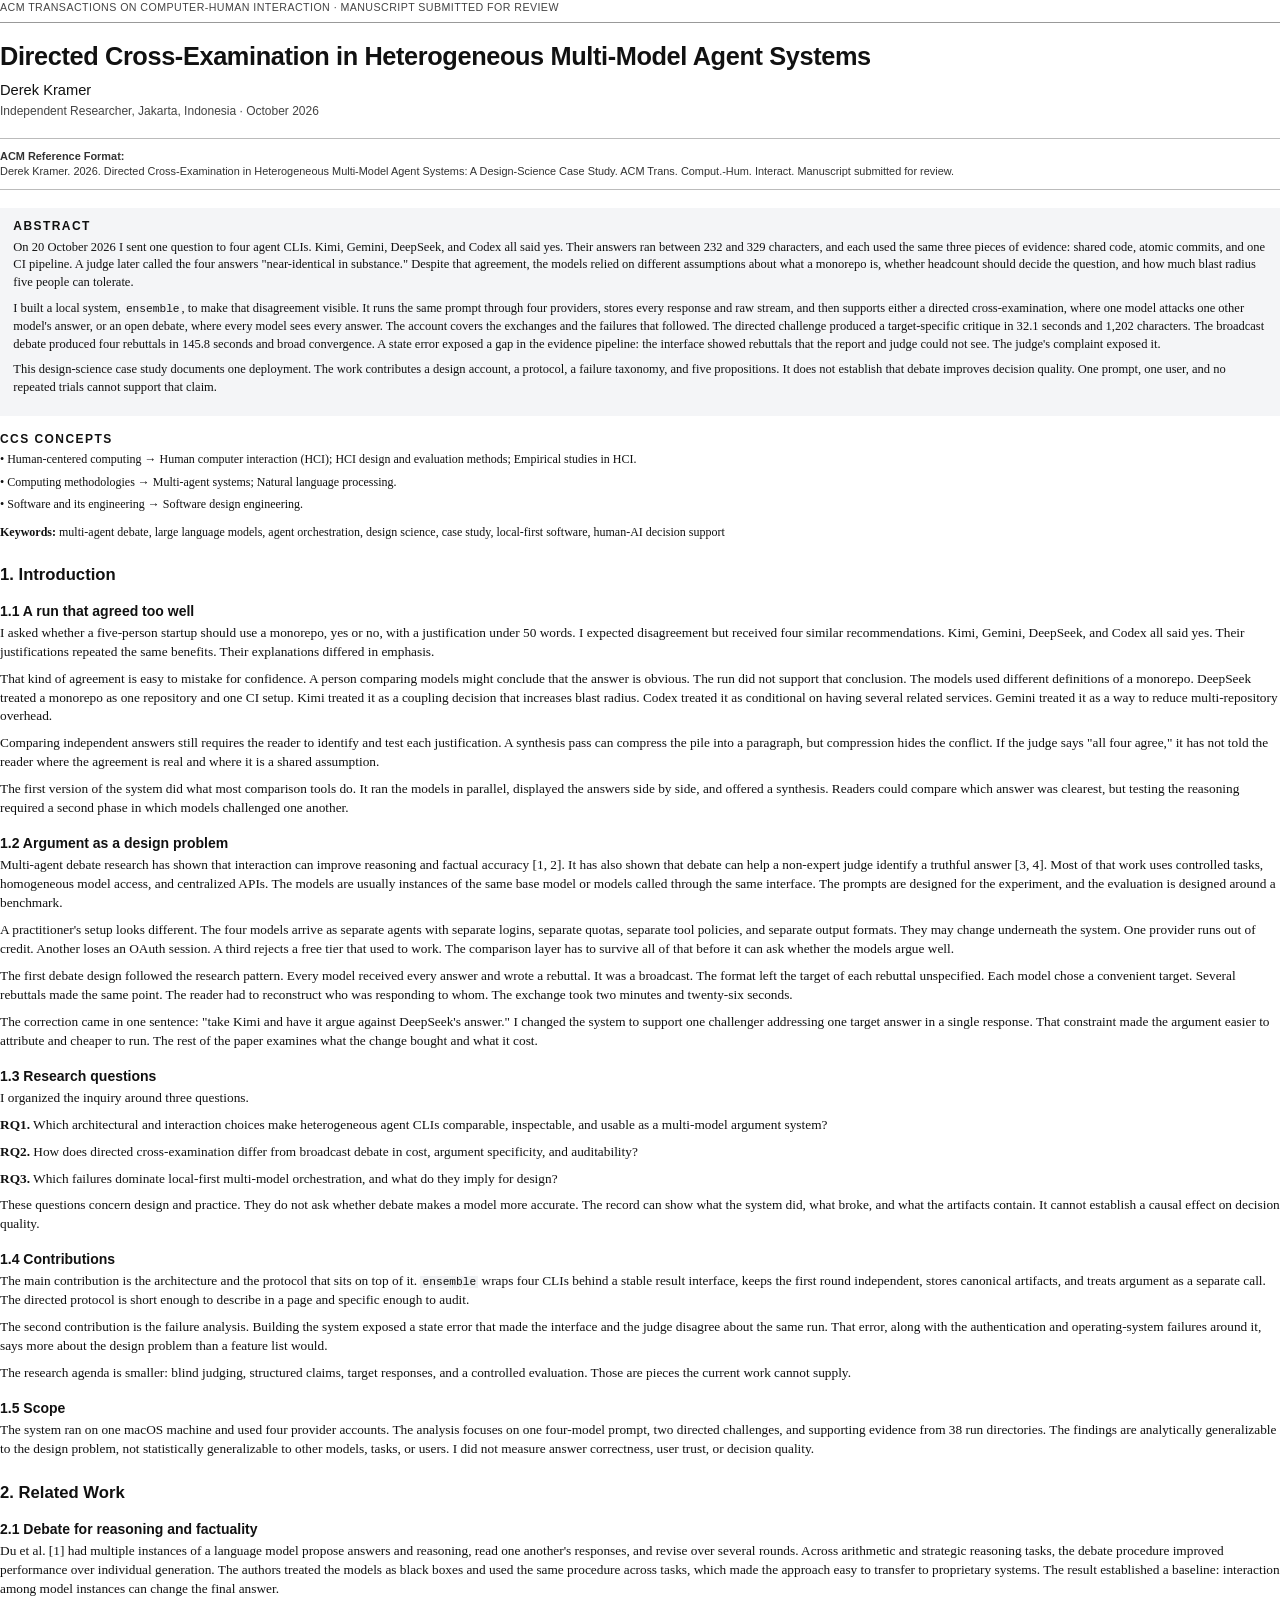
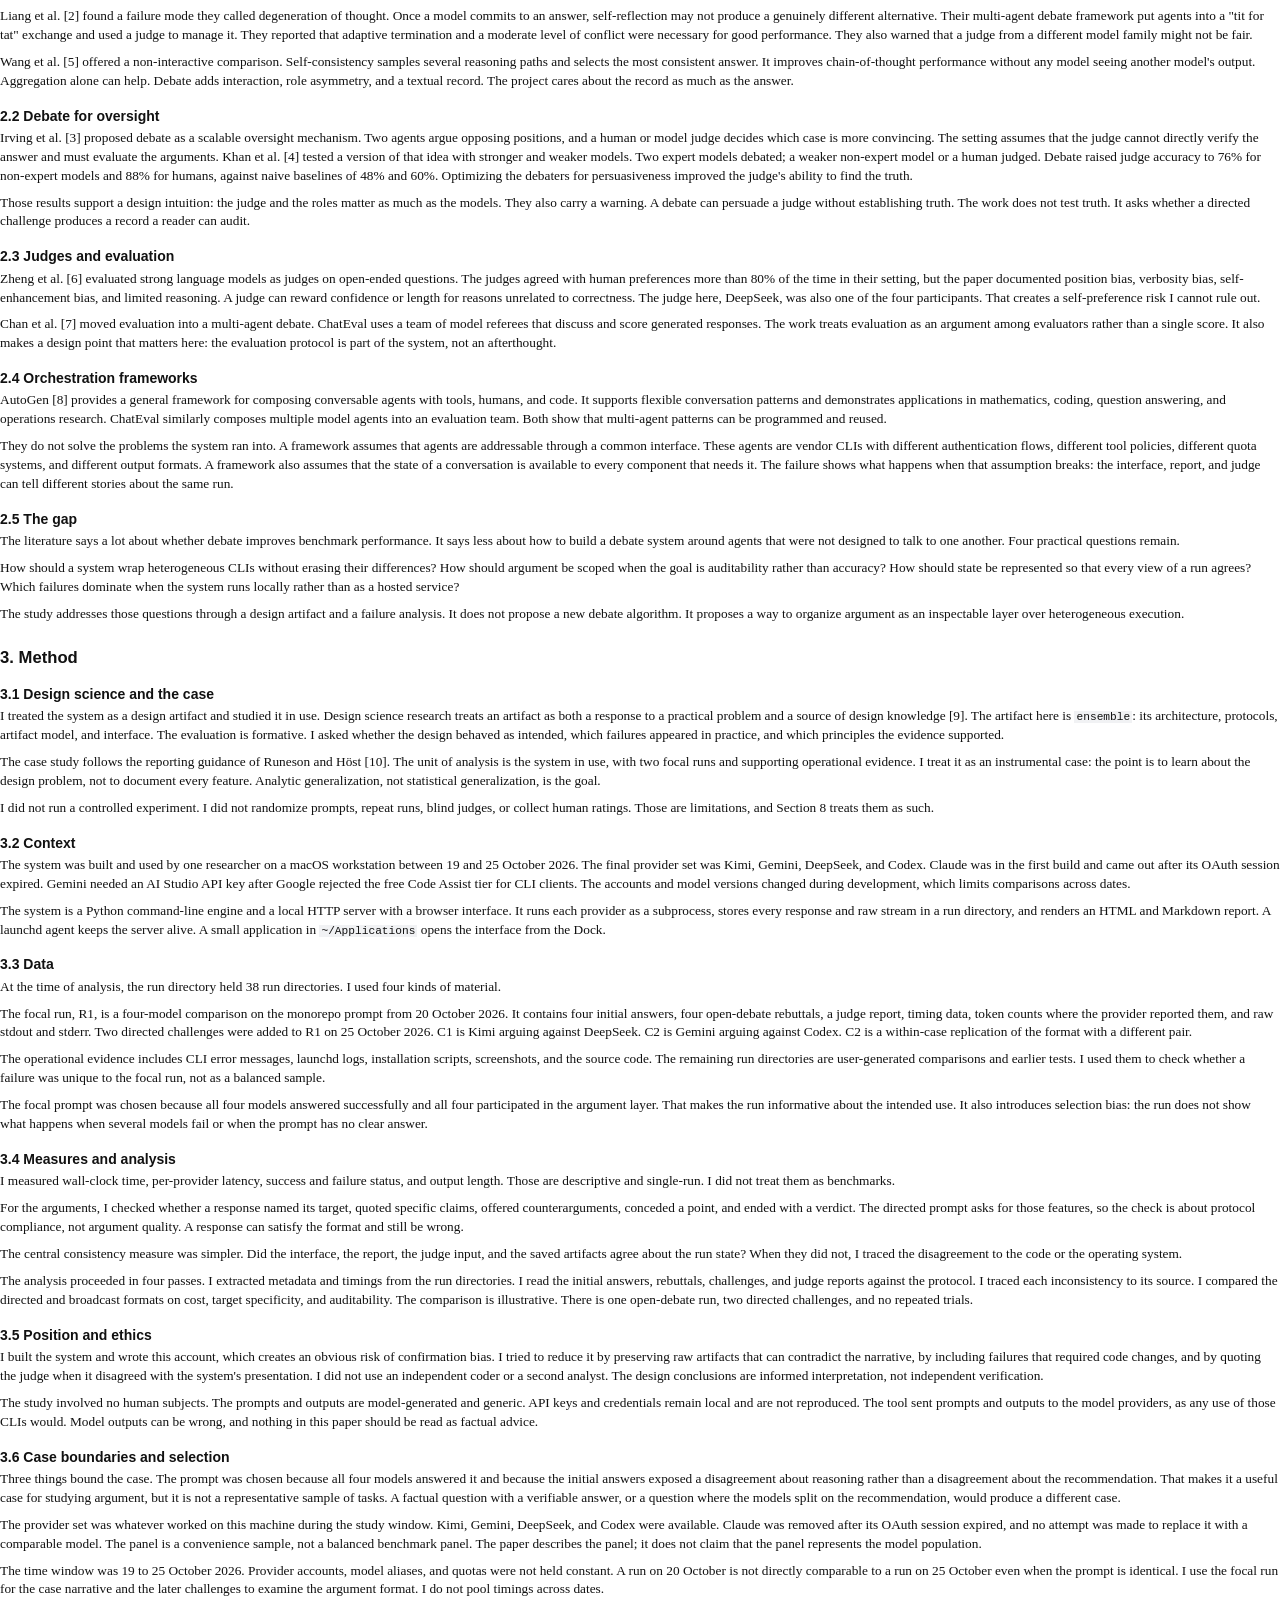
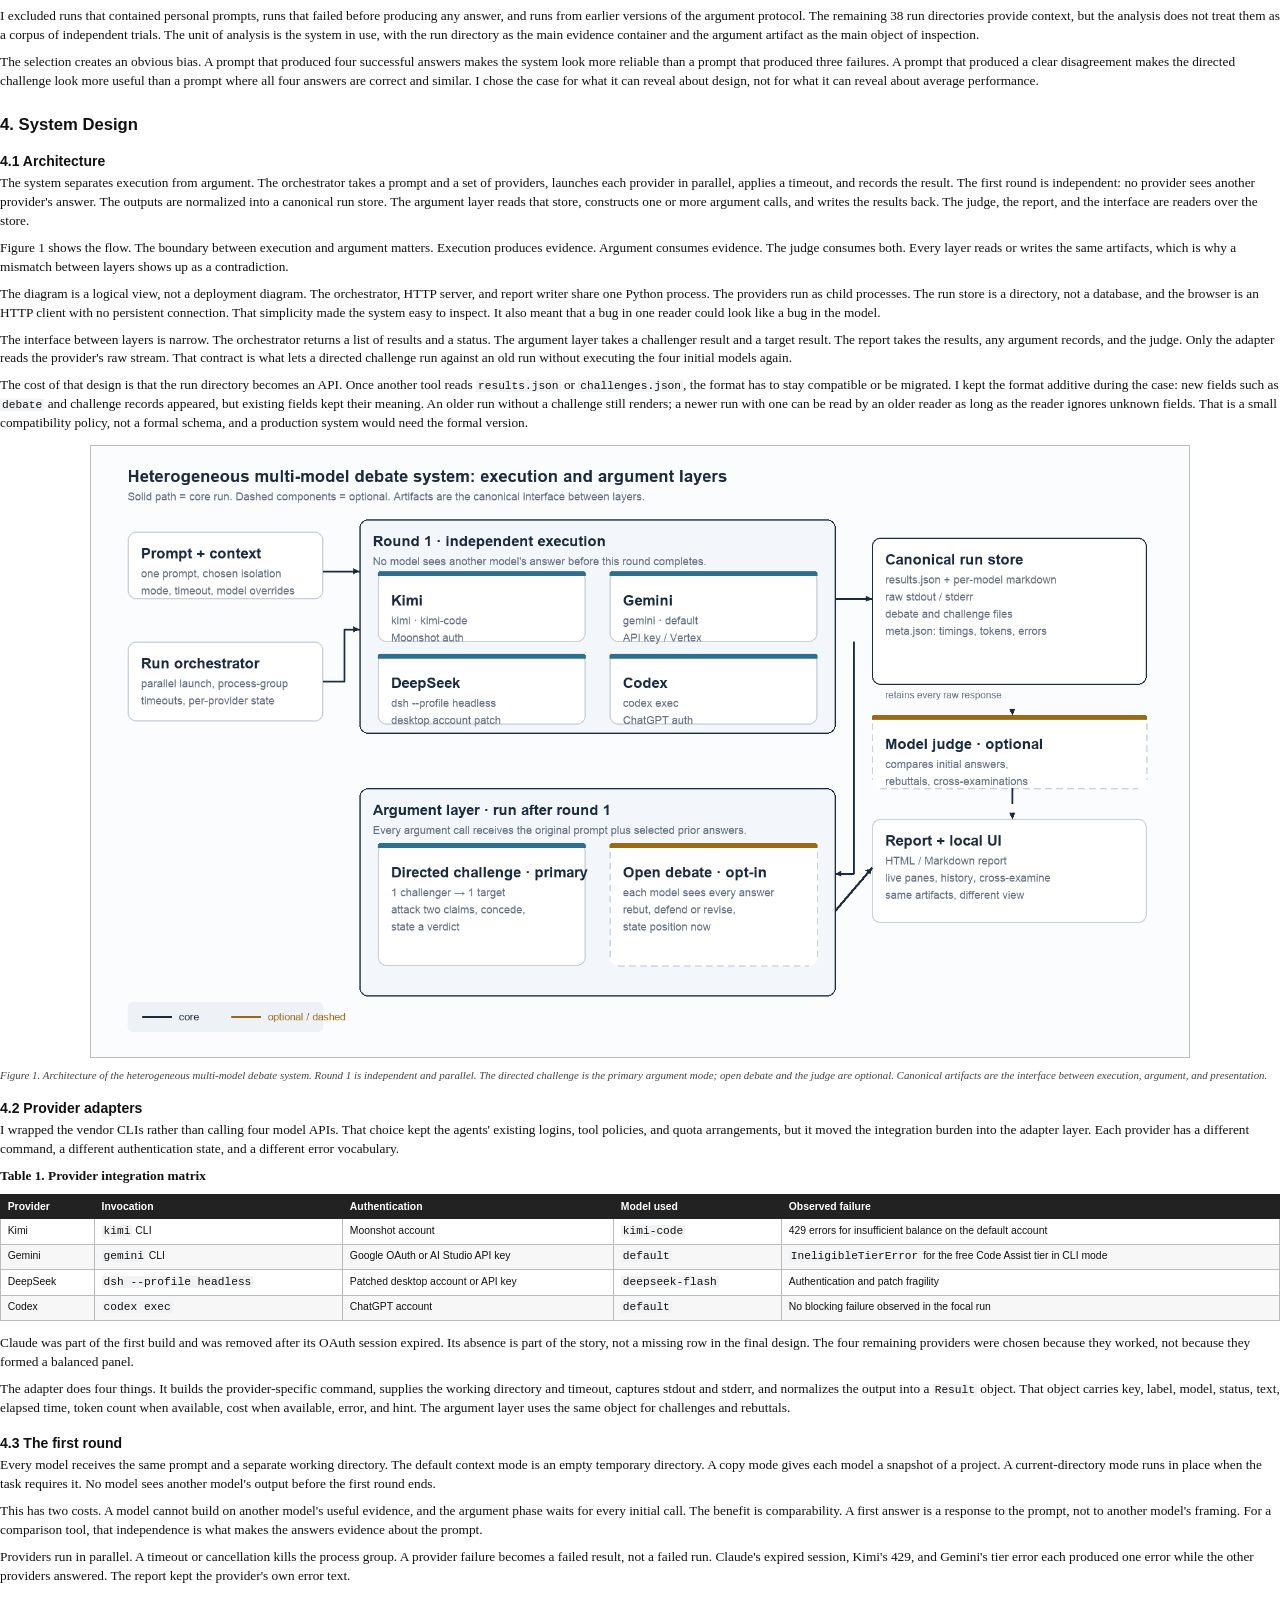
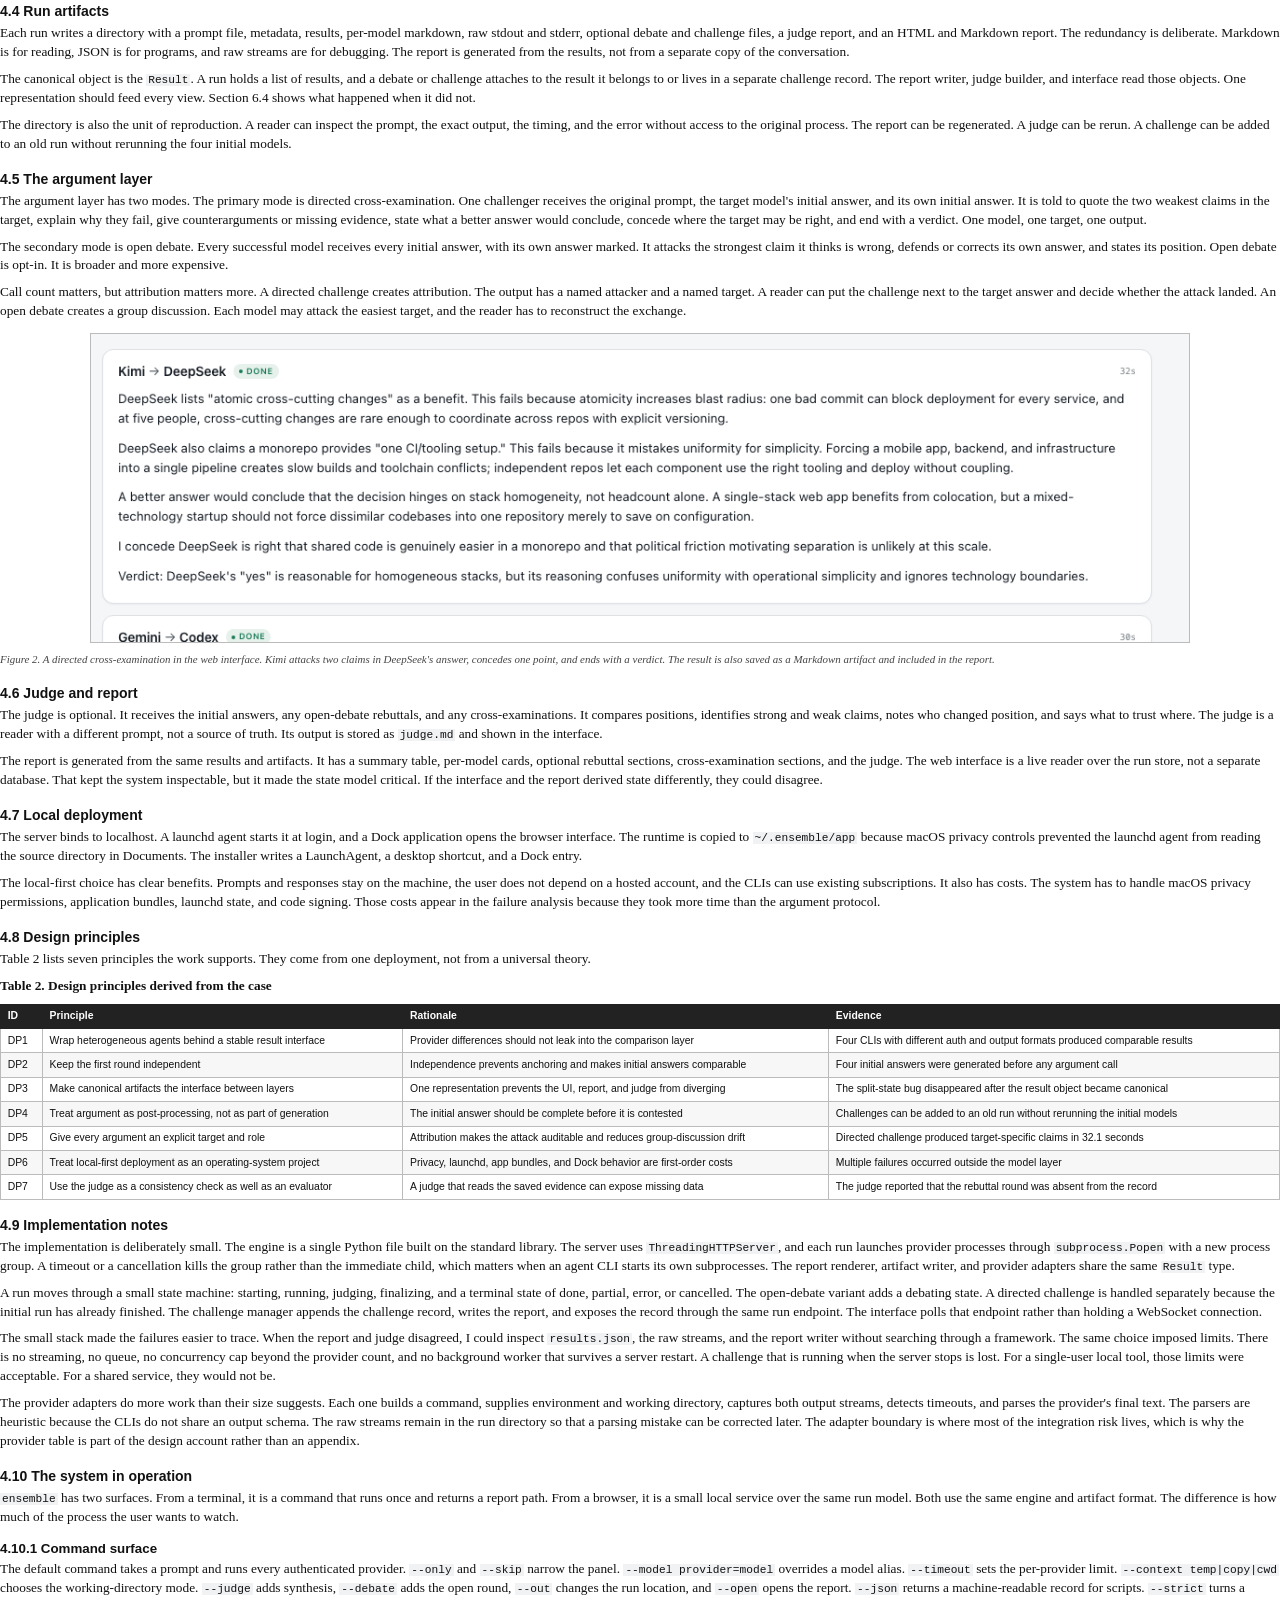
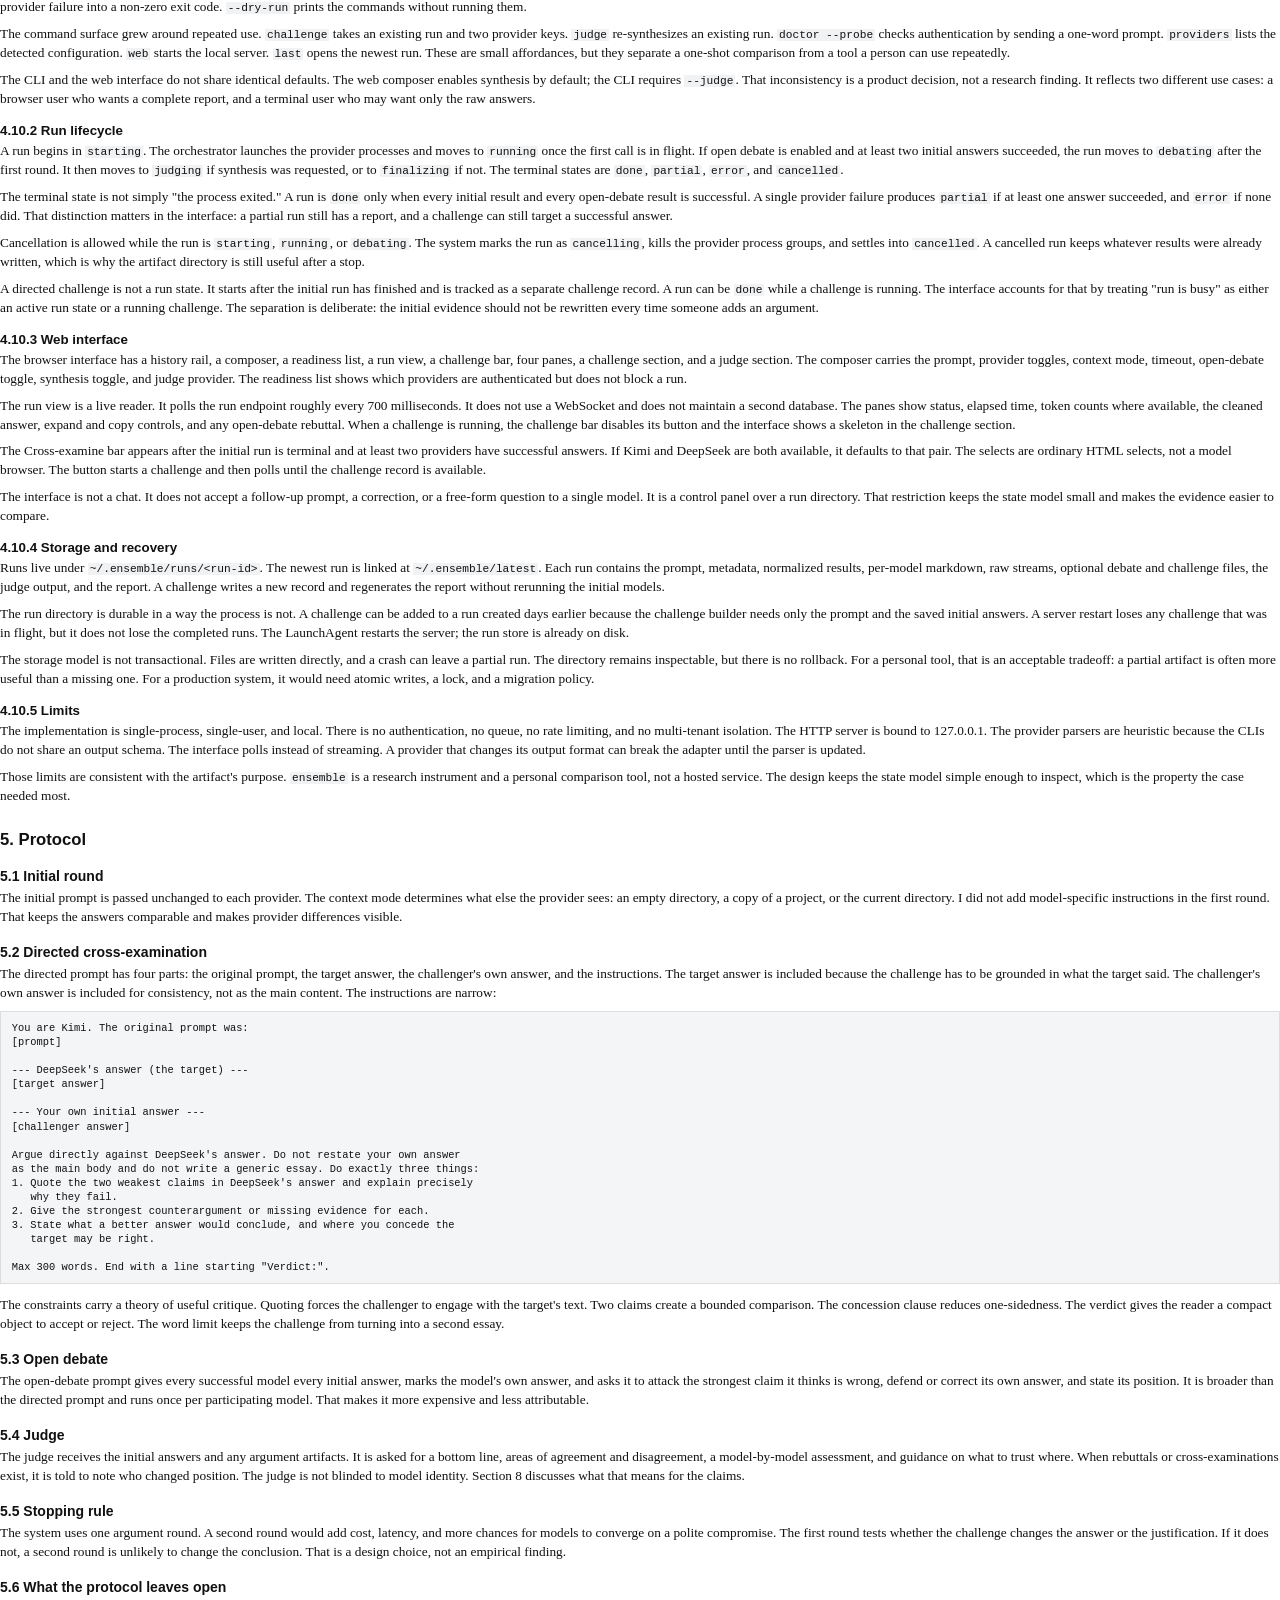
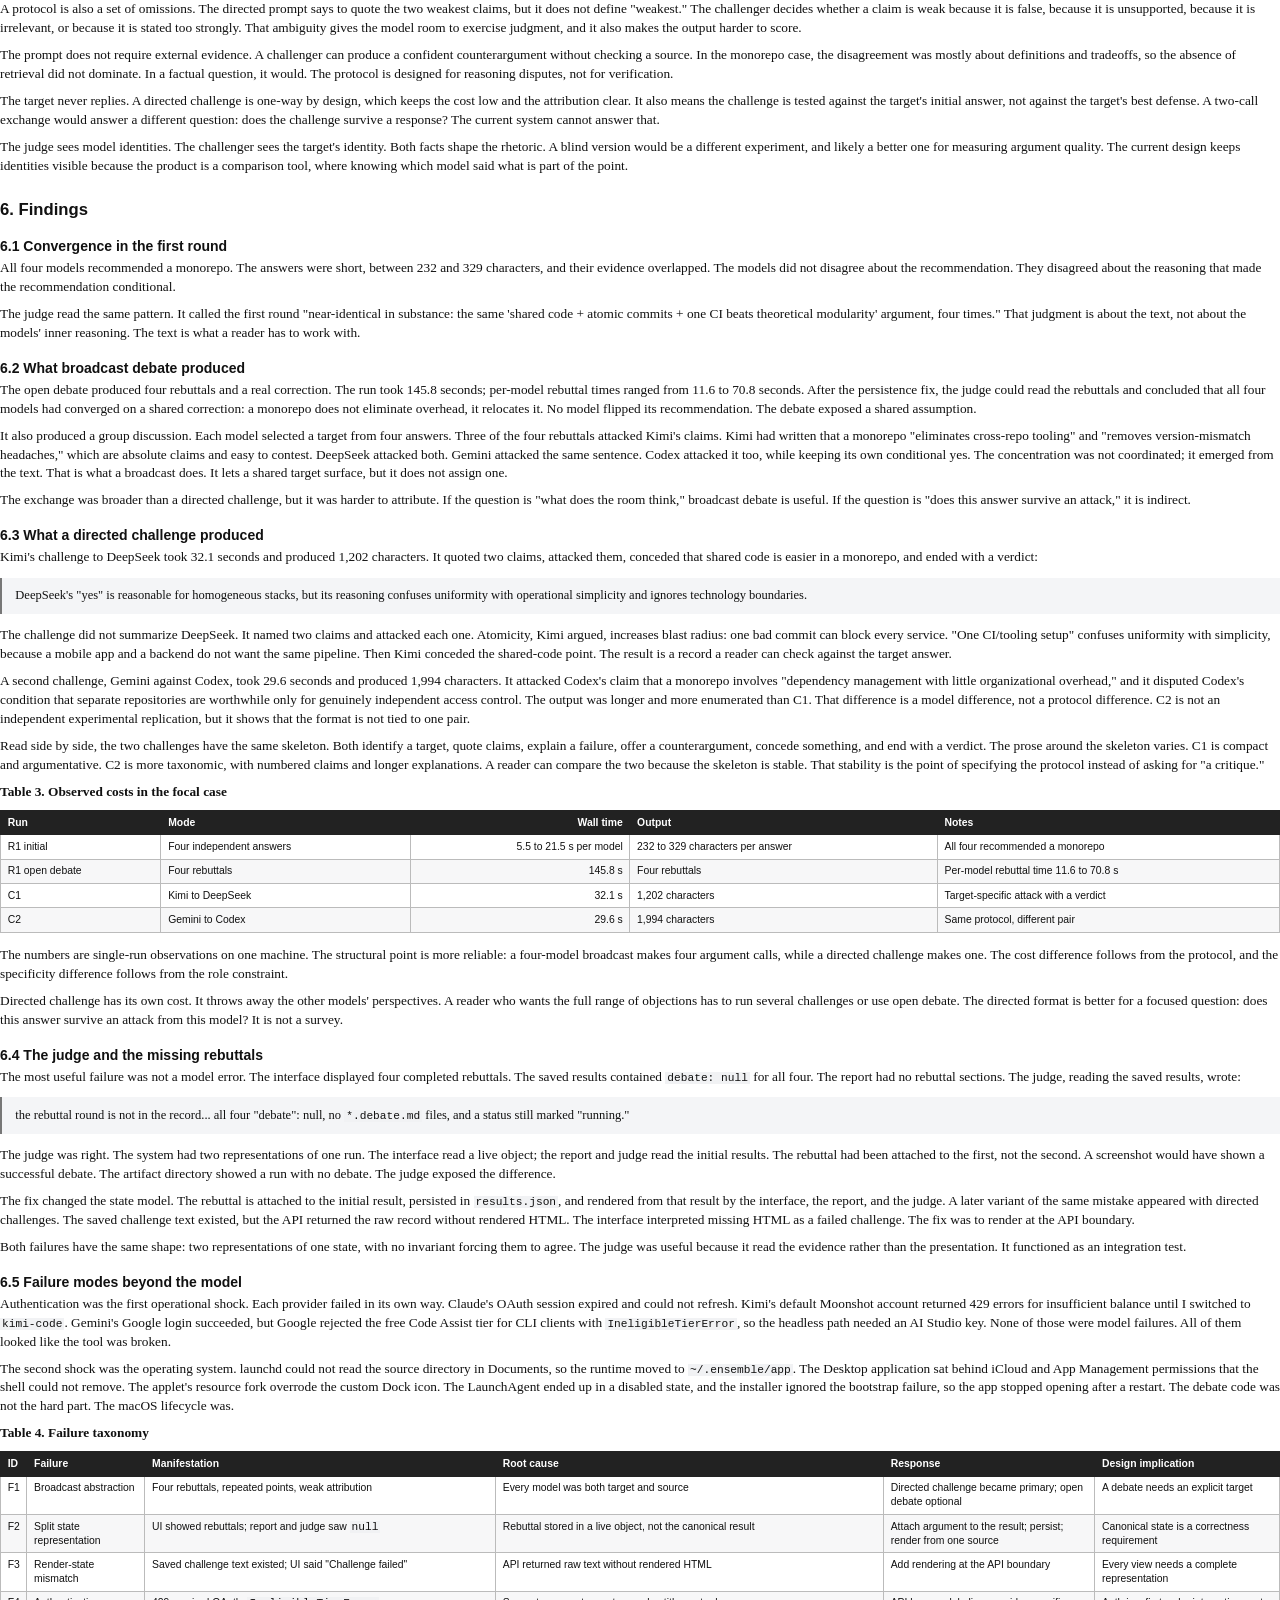
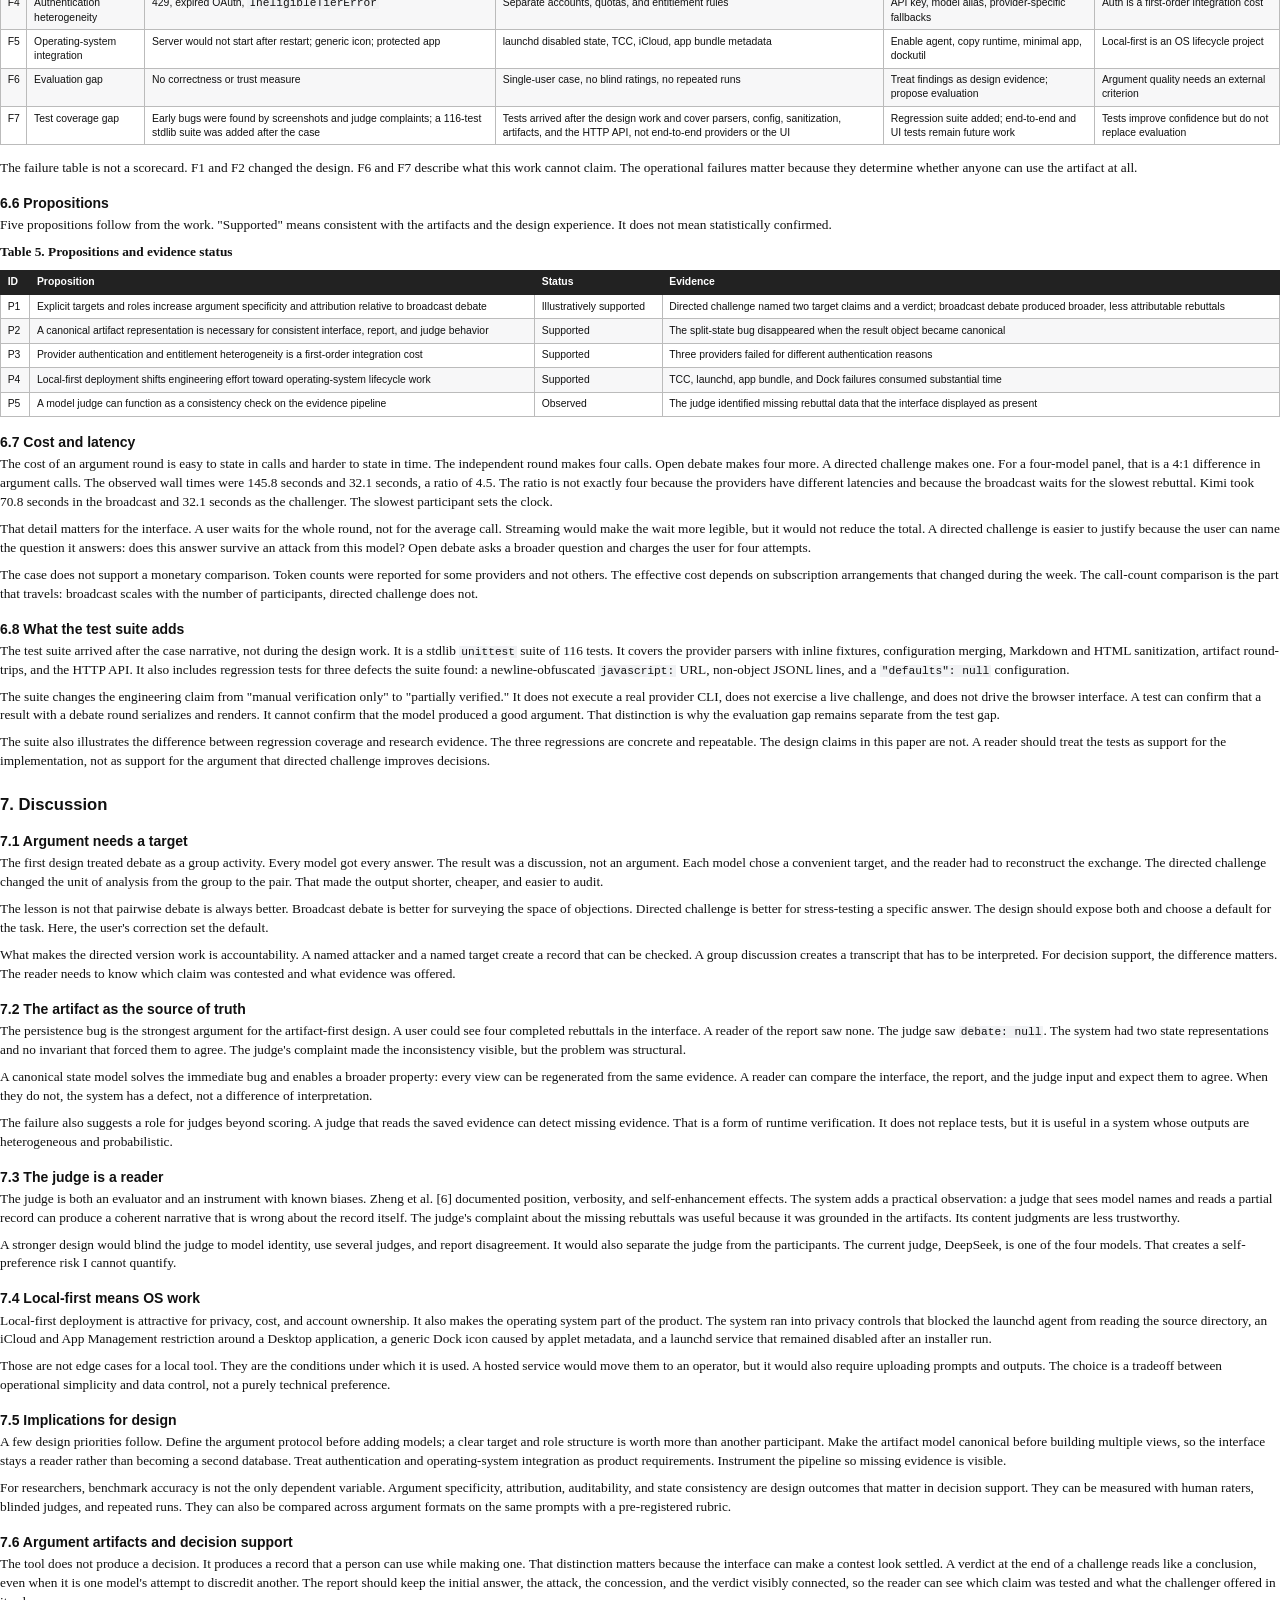
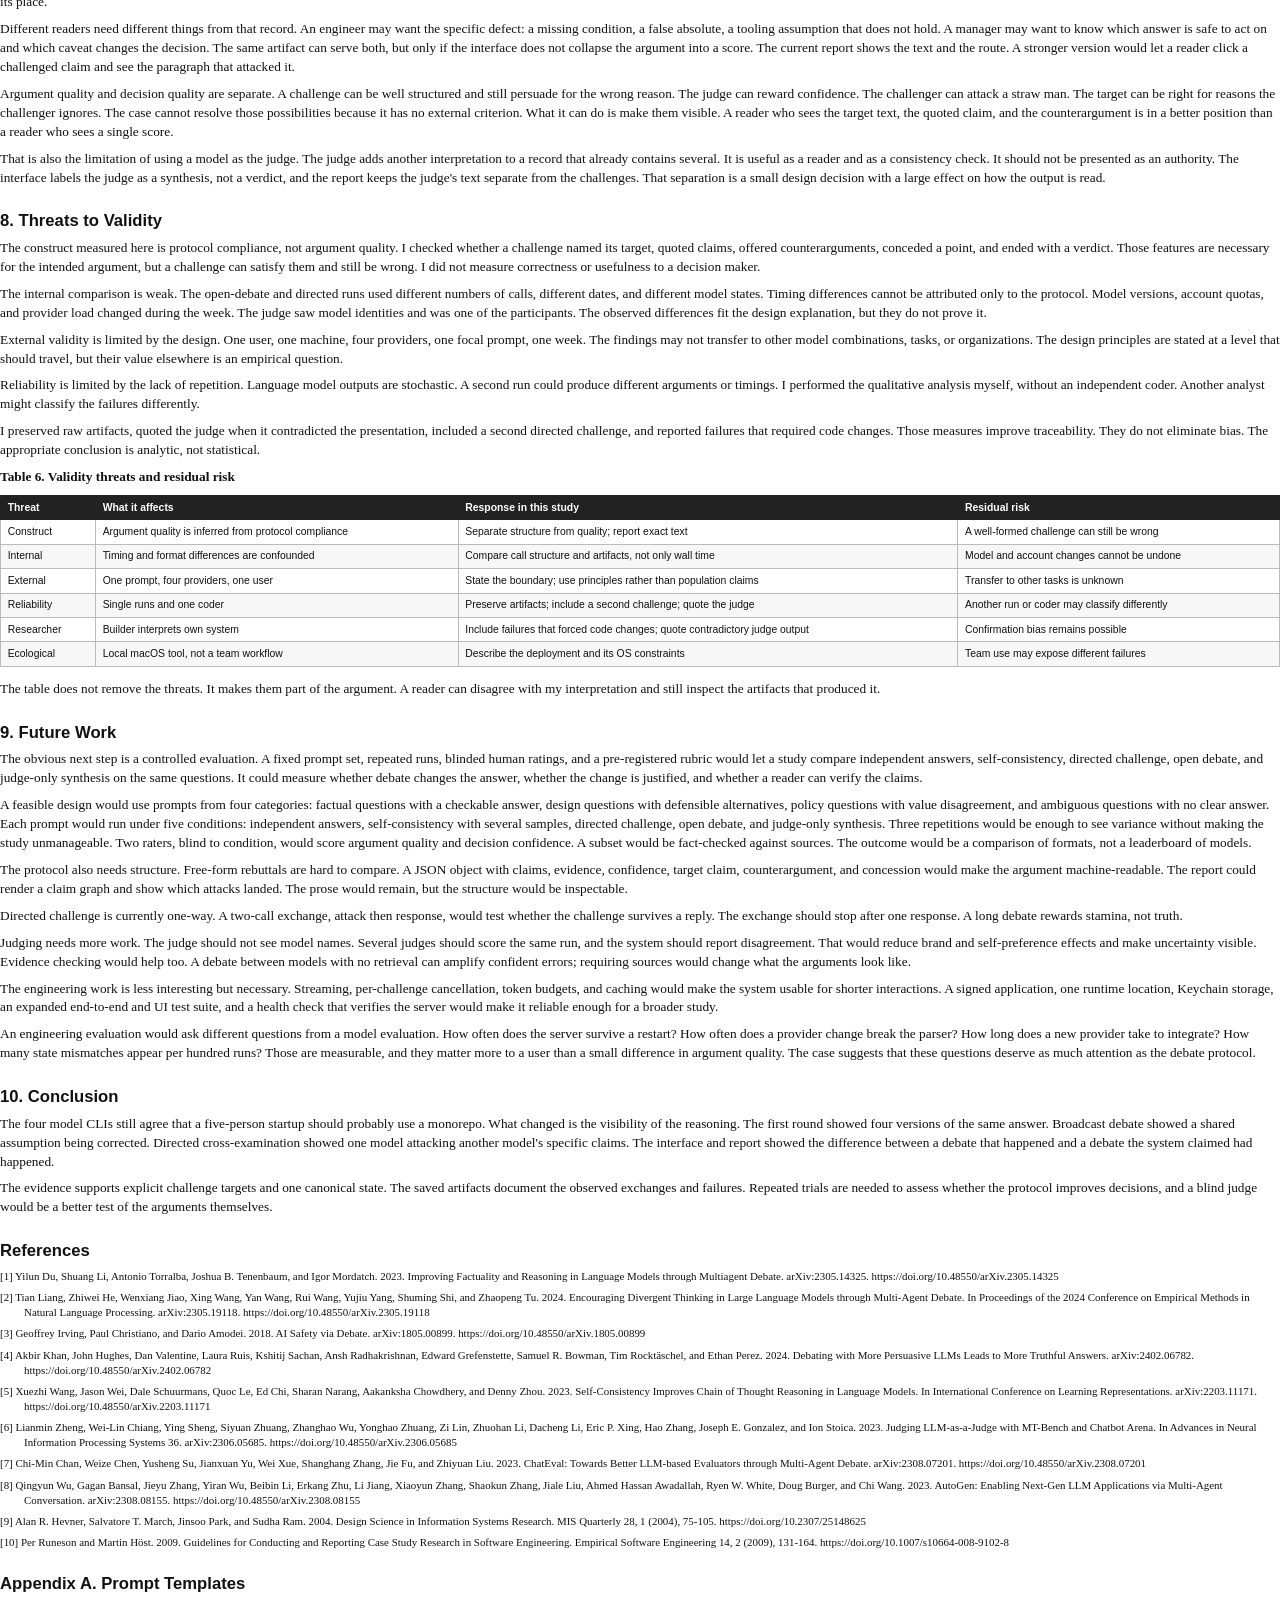
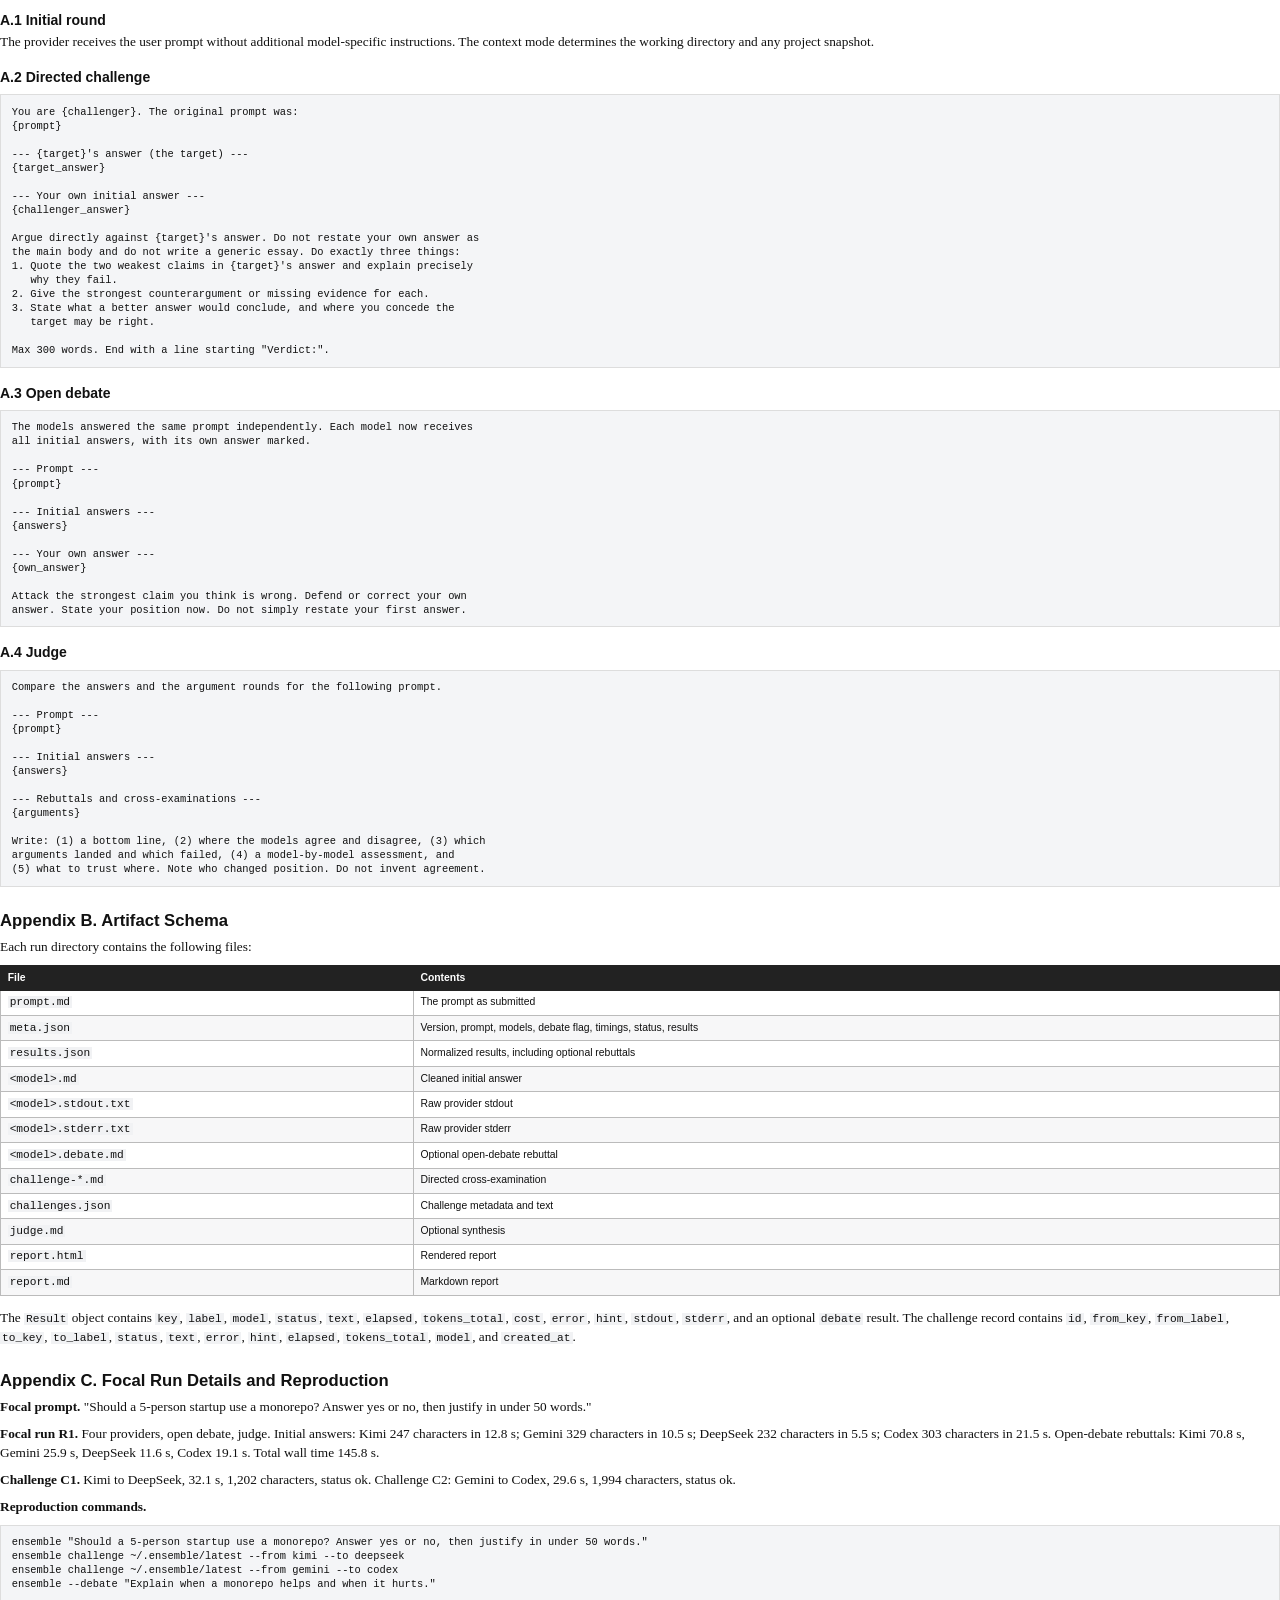
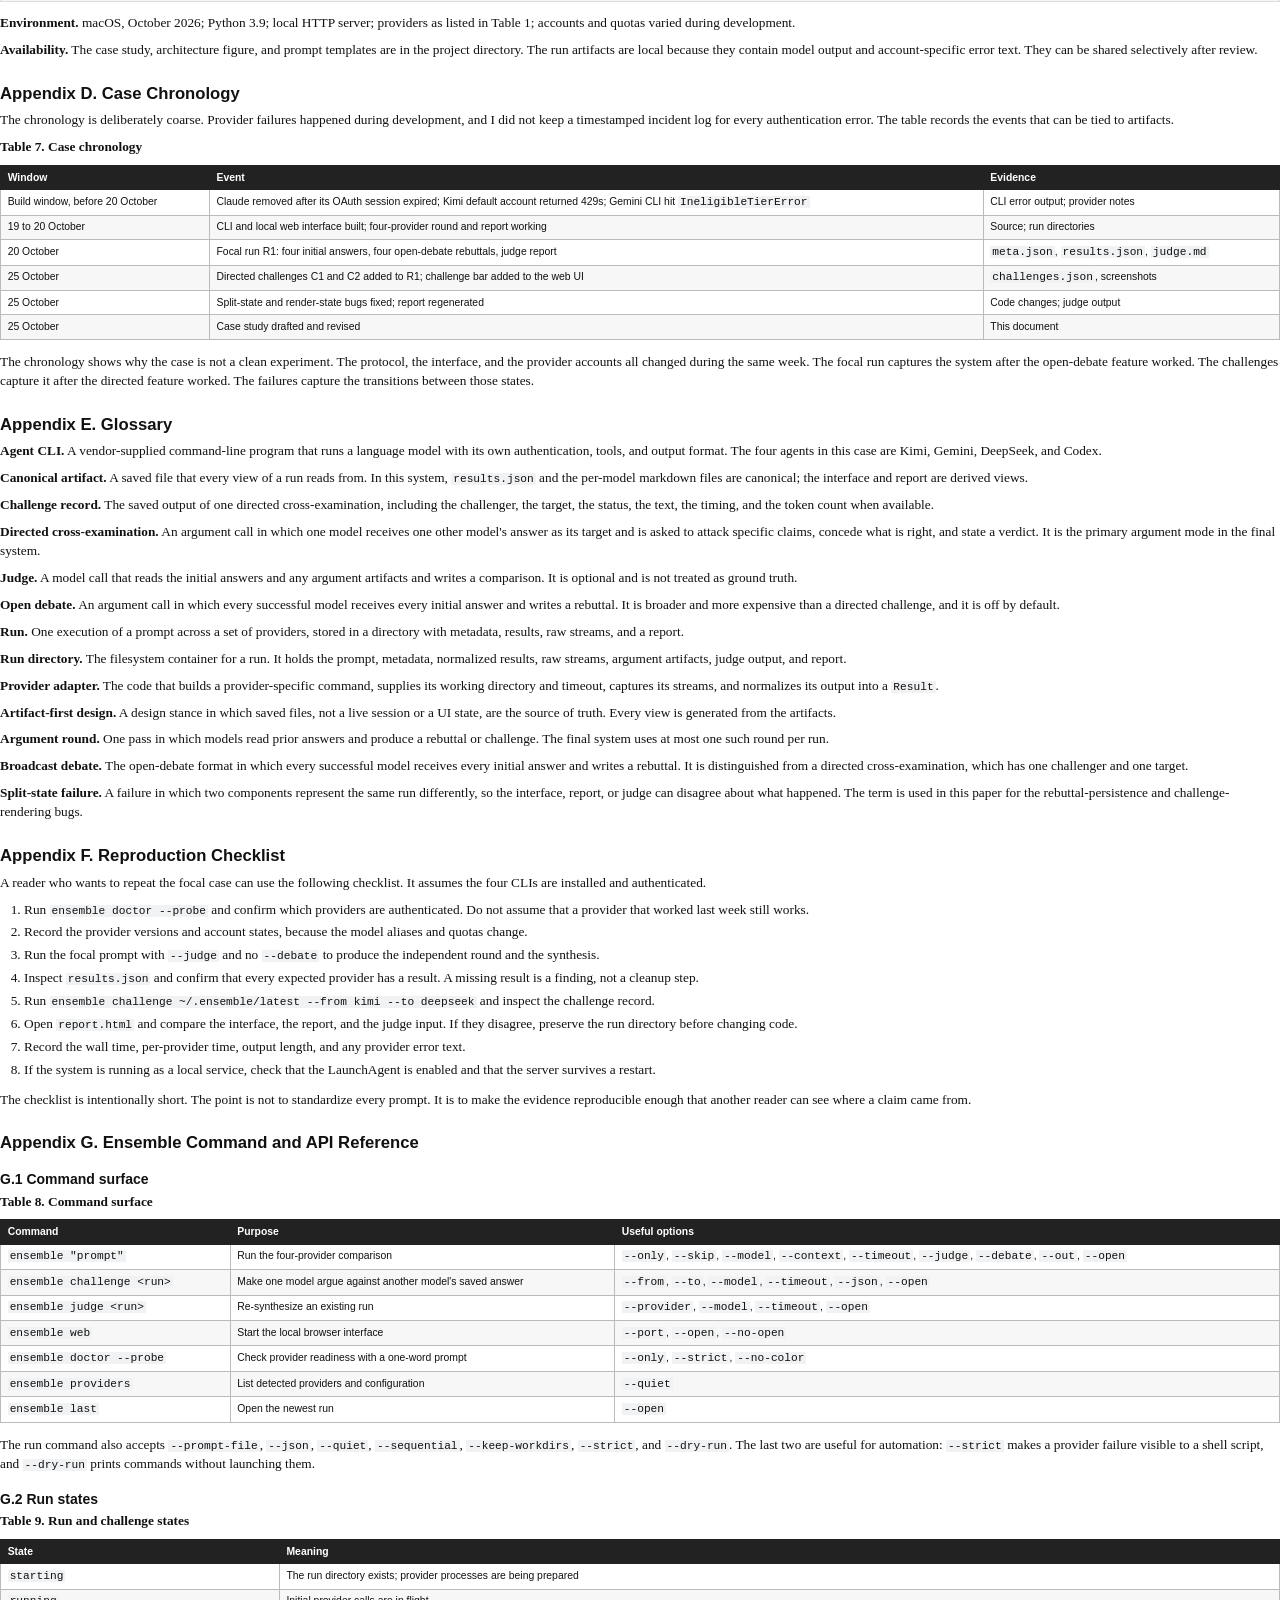
<file: CASE_STUDY_TOCHI.html>
<!doctype html>
<html lang="en">
<head>
<meta charset="utf-8">
<title>Directed Cross-Examination in Heterogeneous Multi-Model Agent Systems</title>
<style>
@page {
  size: Letter;
  margin: 0.9in 1in 0.85in;
}
* { box-sizing: border-box; }
html { -webkit-print-color-adjust: exact; print-color-adjust: exact; }
body {
  margin: 0;
  color: #111;
  background: #fff;
  font-family: "Times New Roman", Times, serif;
  font-size: 10pt;
  line-height: 1.42;
}
.acm-meta {
  font: 8pt/1.4 Arial, Helvetica, sans-serif;
  letter-spacing: .04em;
  text-transform: uppercase;
  color: #444;
  border-bottom: 1px solid #999;
  padding-bottom: 5pt;
  margin-bottom: 14pt;
}
h1.title {
  font: 700 19pt/1.2 Arial, Helvetica, sans-serif;
  letter-spacing: -.015em;
  margin: 0 0 6pt;
  color: #111;
}
.authors {
  font: 11pt/1.4 Arial, Helvetica, sans-serif;
  margin: 0 0 2pt;
  color: #111;
}
.affiliation { font: 9pt/1.4 Arial, Helvetica, sans-serif; color: #444; margin: 0 0 14pt; }
.acm-block {
  border-top: 1px solid #bbb;
  border-bottom: 1px solid #bbb;
  padding: 7pt 0;
  margin: 0 0 14pt;
  font: 8.2pt/1.4 Arial, Helvetica, sans-serif;
  color: #333;
}
.abstract {
  margin: 0 0 12pt;
  padding: 8pt 10pt;
  background: #f4f5f7;
}
.abstract h2, .ccs h2 {
  font: 700 9pt/1.2 Arial, Helvetica, sans-serif;
  letter-spacing: .12em;
  text-transform: uppercase;
  margin: 0 0 4pt;
  color: #111;
}
.abstract p { margin: 0 0 6pt; font-size: 9.4pt; }
.ccs { margin: 0 0 8pt; font-size: 9pt; }
.ccs p { margin: 0 0 4pt; }
.keywords { font-size: 9pt; margin: 0 0 16pt; }
h2 {
  font: 700 12.5pt/1.25 Arial, Helvetica, sans-serif;
  margin: 18pt 0 5pt;
  color: #111;
  break-after: avoid;
}
h3 {
  font: 700 10.5pt/1.3 Arial, Helvetica, sans-serif;
  margin: 12pt 0 3pt;
  color: #111;
  break-after: avoid;
}
h4 {
  font: 700 10pt/1.3 Arial, Helvetica, sans-serif;
  margin: 10pt 0 2pt;
  color: #111;
  break-after: avoid;
}
p { margin: 0 0 6pt; orphans: 2; widows: 2; }
blockquote {
  margin: 8pt 0 9pt;
  padding: 7pt 10pt;
  background: #f4f5f7;
  border-left: 2px solid #777;
  font-size: 9.4pt;
}
blockquote p:last-child { margin-bottom: 0; }
ul, ol { margin: 4pt 0 8pt 18pt; padding: 0; }
li { margin: 0 0 3pt; }
code {
  font-family: "Courier New", monospace;
  font-size: 8.4pt;
  background: #f1f2f4;
  padding: 0 2px;
}
pre {
  font-family: "Courier New", monospace;
  font-size: 7.8pt;
  line-height: 1.35;
  background: #f4f5f7;
  border: 1px solid #ddd;
  padding: 7pt 8pt;
  white-space: pre-wrap;
  word-break: break-word;
  margin: 6pt 0 9pt;
  break-inside: avoid;
}
pre code { background: none; padding: 0; font-size: 7.8pt; }
table {
  width: 100%;
  border-collapse: collapse;
  margin: 6pt 0 10pt;
  font: 7.8pt/1.35 Arial, Helvetica, sans-serif;
}
th {
  background: #222;
  color: #fff;
  text-align: left;
  border: 1px solid #222;
  padding: 3.5pt 5pt;
}
td { border: 1px solid #bbb; padding: 3.5pt 5pt; vertical-align: top; }
tr:nth-child(even) td { background: #f7f7f8; }
p:has(> img) { text-align: center; margin: 9pt 0 2pt; break-inside: avoid; break-after: avoid; }
img { max-width: 86%; height: auto; border: 1px solid #bbb; }
p:has(> img) + p { break-before: avoid; break-inside: avoid; }
p > em:only-child { display: block; font-size: 8.2pt; color: #444; margin: 3pt 0 10pt; }
.figure-block, .table-block { break-inside: avoid; page-break-inside: avoid; }
.figure-block img { margin-bottom: 2pt; }
p:has(+ pre) { break-after: avoid; }
p:has(+ table) { break-after: avoid; }
h2.appendix-start { break-before: page; page-break-before: always; }
.acm-refs { margin: 5pt 0 0 0; padding: 0; list-style: none; counter-reset: ref; font-size: 8.2pt; line-height: 1.35; }
.acm-refs li {
  counter-increment: ref;
  margin: 0 0 5pt;
  padding-left: 18pt;
  text-indent: -18pt;
}
.acm-refs li::before { content: "[" counter(ref) "] "; }
.acm-refs a { color: #111; }
</style>
</head>
<body>
<div class="acm-meta">ACM Transactions on Computer-Human Interaction · Manuscript submitted for review</div>
<h1 class="title">Directed Cross-Examination in Heterogeneous Multi-Model Agent Systems</h1>
<div class="authors">Derek Kramer</div>
<div class="affiliation">Independent Researcher, Jakarta, Indonesia · October 2026</div>
<div class="acm-block"><b>ACM Reference Format:</b><br>Derek Kramer. 2026. Directed Cross-Examination in Heterogeneous Multi-Model Agent Systems: A Design-Science Case Study. ACM Trans. Comput.-Hum. Interact. Manuscript submitted for review.</div>
<div class="abstract"><h2>Abstract</h2><p>On 20 October 2026 I sent one question to four agent CLIs. Kimi, Gemini, DeepSeek, and Codex all said yes. Their answers ran between 232 and 329 characters, and each used the same three pieces of evidence: shared code, atomic commits, and one CI pipeline. A judge later called the four answers "near-identical in substance." Despite that agreement, the models relied on different assumptions about what a monorepo is, whether headcount should decide the question, and how much blast radius five people can tolerate.</p>
<p>I built a local system, <code>ensemble</code>, to make that disagreement visible. It runs the same prompt through four providers, stores every response and raw stream, and then supports either a directed cross-examination, where one model attacks one other model's answer, or an open debate, where every model sees every answer. The account covers the exchanges and the failures that followed. The directed challenge produced a target-specific critique in 32.1 seconds and 1,202 characters. The broadcast debate produced four rebuttals in 145.8 seconds and broad convergence. A state error exposed a gap in the evidence pipeline: the interface showed rebuttals that the report and judge could not see. The judge's complaint exposed it.</p>
<p>This design-science case study documents one deployment. The work contributes a design account, a protocol, a failure taxonomy, and five propositions. It does not establish that debate improves decision quality. One prompt, one user, and no repeated trials cannot support that claim.</p></div>
<div class="ccs"><h2>CCS Concepts</h2><p>• Human-centered computing → Human computer interaction (HCI); HCI design and evaluation methods; Empirical studies in HCI.</p>
<p>• Computing methodologies → Multi-agent systems; Natural language processing.</p>
<p>• Software and its engineering → Software design engineering.</p></div>
<p class="keywords"><b>Keywords:</b> multi-agent debate, large language models, agent orchestration, design science, case study, local-first software, human-AI decision support</p>
<h2>1. Introduction</h2>
<h3>1.1 A run that agreed too well</h3>
<p>I asked whether a five-person startup should use a monorepo, yes or no, with a justification under 50 words. I expected disagreement but received four similar recommendations. Kimi, Gemini, DeepSeek, and Codex all said yes. Their justifications repeated the same benefits. Their explanations differed in emphasis.</p>
<p>That kind of agreement is easy to mistake for confidence. A person comparing models might conclude that the answer is obvious. The run did not support that conclusion. The models used different definitions of a monorepo. DeepSeek treated a monorepo as one repository and one CI setup. Kimi treated it as a coupling decision that increases blast radius. Codex treated it as conditional on having several related services. Gemini treated it as a way to reduce multi-repository overhead.</p>
<p>Comparing independent answers still requires the reader to identify and test each justification. A synthesis pass can compress the pile into a paragraph, but compression hides the conflict. If the judge says "all four agree," it has not told the reader where the agreement is real and where it is a shared assumption.</p>
<p>The first version of the system did what most comparison tools do. It ran the models in parallel, displayed the answers side by side, and offered a synthesis. Readers could compare which answer was clearest, but testing the reasoning required a second phase in which models challenged one another.</p>
<h3>1.2 Argument as a design problem</h3>
<p>Multi-agent debate research has shown that interaction can improve reasoning and factual accuracy [1, 2]. It has also shown that debate can help a non-expert judge identify a truthful answer [3, 4]. Most of that work uses controlled tasks, homogeneous model access, and centralized APIs. The models are usually instances of the same base model or models called through the same interface. The prompts are designed for the experiment, and the evaluation is designed around a benchmark.</p>
<p>A practitioner's setup looks different. The four models arrive as separate agents with separate logins, separate quotas, separate tool policies, and separate output formats. They may change underneath the system. One provider runs out of credit. Another loses an OAuth session. A third rejects a free tier that used to work. The comparison layer has to survive all of that before it can ask whether the models argue well.</p>
<p>The first debate design followed the research pattern. Every model received every answer and wrote a rebuttal. It was a broadcast. The format left the target of each rebuttal unspecified. Each model chose a convenient target. Several rebuttals made the same point. The reader had to reconstruct who was responding to whom. The exchange took two minutes and twenty-six seconds.</p>
<p>The correction came in one sentence: "take Kimi and have it argue against DeepSeek's answer." I changed the system to support one challenger addressing one target answer in a single response. That constraint made the argument easier to attribute and cheaper to run. The rest of the paper examines what the change bought and what it cost.</p>
<h3>1.3 Research questions</h3>
<p>I organized the inquiry around three questions.</p>
<p><strong>RQ1.</strong> Which architectural and interaction choices make heterogeneous agent CLIs comparable, inspectable, and usable as a multi-model argument system?</p>
<p><strong>RQ2.</strong> How does directed cross-examination differ from broadcast debate in cost, argument specificity, and auditability?</p>
<p><strong>RQ3.</strong> Which failures dominate local-first multi-model orchestration, and what do they imply for design?</p>
<p>These questions concern design and practice. They do not ask whether debate makes a model more accurate. The record can show what the system did, what broke, and what the artifacts contain. It cannot establish a causal effect on decision quality.</p>
<h3>1.4 Contributions</h3>
<p>The main contribution is the architecture and the protocol that sits on top of it. <code>ensemble</code> wraps four CLIs behind a stable result interface, keeps the first round independent, stores canonical artifacts, and treats argument as a separate call. The directed protocol is short enough to describe in a page and specific enough to audit.</p>
<p>The second contribution is the failure analysis. Building the system exposed a state error that made the interface and the judge disagree about the same run. That error, along with the authentication and operating-system failures around it, says more about the design problem than a feature list would.</p>
<p>The research agenda is smaller: blind judging, structured claims, target responses, and a controlled evaluation. Those are pieces the current work cannot supply.</p>
<h3>1.5 Scope</h3>
<p>The system ran on one macOS machine and used four provider accounts. The analysis focuses on one four-model prompt, two directed challenges, and supporting evidence from 38 run directories. The findings are analytically generalizable to the design problem, not statistically generalizable to other models, tasks, or users. I did not measure answer correctness, user trust, or decision quality.</p>
<h2>2. Related Work</h2>
<h3>2.1 Debate for reasoning and factuality</h3>
<p>Du et al. [1] had multiple instances of a language model propose answers and reasoning, read one another's responses, and revise over several rounds. Across arithmetic and strategic reasoning tasks, the debate procedure improved performance over individual generation. The authors treated the models as black boxes and used the same procedure across tasks, which made the approach easy to transfer to proprietary systems. The result established a baseline: interaction among model instances can change the final answer.</p>
<p>Liang et al. [2] found a failure mode they called degeneration of thought. Once a model commits to an answer, self-reflection may not produce a genuinely different alternative. Their multi-agent debate framework put agents into a "tit for tat" exchange and used a judge to manage it. They reported that adaptive termination and a moderate level of conflict were necessary for good performance. They also warned that a judge from a different model family might not be fair.</p>
<p>Wang et al. [5] offered a non-interactive comparison. Self-consistency samples several reasoning paths and selects the most consistent answer. It improves chain-of-thought performance without any model seeing another model's output. Aggregation alone can help. Debate adds interaction, role asymmetry, and a textual record. The project cares about the record as much as the answer.</p>
<h3>2.2 Debate for oversight</h3>
<p>Irving et al. [3] proposed debate as a scalable oversight mechanism. Two agents argue opposing positions, and a human or model judge decides which case is more convincing. The setting assumes that the judge cannot directly verify the answer and must evaluate the arguments. Khan et al. [4] tested a version of that idea with stronger and weaker models. Two expert models debated; a weaker non-expert model or a human judged. Debate raised judge accuracy to 76% for non-expert models and 88% for humans, against naive baselines of 48% and 60%. Optimizing the debaters for persuasiveness improved the judge's ability to find the truth.</p>
<p>Those results support a design intuition: the judge and the roles matter as much as the models. They also carry a warning. A debate can persuade a judge without establishing truth. The work does not test truth. It asks whether a directed challenge produces a record a reader can audit.</p>
<h3>2.3 Judges and evaluation</h3>
<p>Zheng et al. [6] evaluated strong language models as judges on open-ended questions. The judges agreed with human preferences more than 80% of the time in their setting, but the paper documented position bias, verbosity bias, self-enhancement bias, and limited reasoning. A judge can reward confidence or length for reasons unrelated to correctness. The judge here, DeepSeek, was also one of the four participants. That creates a self-preference risk I cannot rule out.</p>
<p>Chan et al. [7] moved evaluation into a multi-agent debate. ChatEval uses a team of model referees that discuss and score generated responses. The work treats evaluation as an argument among evaluators rather than a single score. It also makes a design point that matters here: the evaluation protocol is part of the system, not an afterthought.</p>
<h3>2.4 Orchestration frameworks</h3>
<p>AutoGen [8] provides a general framework for composing conversable agents with tools, humans, and code. It supports flexible conversation patterns and demonstrates applications in mathematics, coding, question answering, and operations research. ChatEval similarly composes multiple model agents into an evaluation team. Both show that multi-agent patterns can be programmed and reused.</p>
<p>They do not solve the problems the system ran into. A framework assumes that agents are addressable through a common interface. These agents are vendor CLIs with different authentication flows, different tool policies, different quota systems, and different output formats. A framework also assumes that the state of a conversation is available to every component that needs it. The failure shows what happens when that assumption breaks: the interface, report, and judge can tell different stories about the same run.</p>
<h3>2.5 The gap</h3>
<p>The literature says a lot about whether debate improves benchmark performance. It says less about how to build a debate system around agents that were not designed to talk to one another. Four practical questions remain.</p>
<p>How should a system wrap heterogeneous CLIs without erasing their differences? How should argument be scoped when the goal is auditability rather than accuracy? How should state be represented so that every view of a run agrees? Which failures dominate when the system runs locally rather than as a hosted service?</p>
<p>The study addresses those questions through a design artifact and a failure analysis. It does not propose a new debate algorithm. It proposes a way to organize argument as an inspectable layer over heterogeneous execution.</p>
<h2>3. Method</h2>
<h3>3.1 Design science and the case</h3>
<p>I treated the system as a design artifact and studied it in use. Design science research treats an artifact as both a response to a practical problem and a source of design knowledge [9]. The artifact here is <code>ensemble</code>: its architecture, protocols, artifact model, and interface. The evaluation is formative. I asked whether the design behaved as intended, which failures appeared in practice, and which principles the evidence supported.</p>
<p>The case study follows the reporting guidance of Runeson and Höst [10]. The unit of analysis is the system in use, with two focal runs and supporting operational evidence. I treat it as an instrumental case: the point is to learn about the design problem, not to document every feature. Analytic generalization, not statistical generalization, is the goal.</p>
<p>I did not run a controlled experiment. I did not randomize prompts, repeat runs, blind judges, or collect human ratings. Those are limitations, and Section 8 treats them as such.</p>
<h3>3.2 Context</h3>
<p>The system was built and used by one researcher on a macOS workstation between 19 and 25 October 2026. The final provider set was Kimi, Gemini, DeepSeek, and Codex. Claude was in the first build and came out after its OAuth session expired. Gemini needed an AI Studio API key after Google rejected the free Code Assist tier for CLI clients. The accounts and model versions changed during development, which limits comparisons across dates.</p>
<p>The system is a Python command-line engine and a local HTTP server with a browser interface. It runs each provider as a subprocess, stores every response and raw stream in a run directory, and renders an HTML and Markdown report. A launchd agent keeps the server alive. A small application in <code>~/Applications</code> opens the interface from the Dock.</p>
<h3>3.3 Data</h3>
<p>At the time of analysis, the run directory held 38 run directories. I used four kinds of material.</p>
<p>The focal run, R1, is a four-model comparison on the monorepo prompt from 20 October 2026. It contains four initial answers, four open-debate rebuttals, a judge report, timing data, token counts where the provider reported them, and raw stdout and stderr. Two directed challenges were added to R1 on 25 October 2026. C1 is Kimi arguing against DeepSeek. C2 is Gemini arguing against Codex. C2 is a within-case replication of the format with a different pair.</p>
<p>The operational evidence includes CLI error messages, launchd logs, installation scripts, screenshots, and the source code. The remaining run directories are user-generated comparisons and earlier tests. I used them to check whether a failure was unique to the focal run, not as a balanced sample.</p>
<p>The focal prompt was chosen because all four models answered successfully and all four participated in the argument layer. That makes the run informative about the intended use. It also introduces selection bias: the run does not show what happens when several models fail or when the prompt has no clear answer.</p>
<h3>3.4 Measures and analysis</h3>
<p>I measured wall-clock time, per-provider latency, success and failure status, and output length. Those are descriptive and single-run. I did not treat them as benchmarks.</p>
<p>For the arguments, I checked whether a response named its target, quoted specific claims, offered counterarguments, conceded a point, and ended with a verdict. The directed prompt asks for those features, so the check is about protocol compliance, not argument quality. A response can satisfy the format and still be wrong.</p>
<p>The central consistency measure was simpler. Did the interface, the report, the judge input, and the saved artifacts agree about the run state? When they did not, I traced the disagreement to the code or the operating system.</p>
<p>The analysis proceeded in four passes. I extracted metadata and timings from the run directories. I read the initial answers, rebuttals, challenges, and judge reports against the protocol. I traced each inconsistency to its source. I compared the directed and broadcast formats on cost, target specificity, and auditability. The comparison is illustrative. There is one open-debate run, two directed challenges, and no repeated trials.</p>
<h3>3.5 Position and ethics</h3>
<p>I built the system and wrote this account, which creates an obvious risk of confirmation bias. I tried to reduce it by preserving raw artifacts that can contradict the narrative, by including failures that required code changes, and by quoting the judge when it disagreed with the system's presentation. I did not use an independent coder or a second analyst. The design conclusions are informed interpretation, not independent verification.</p>
<p>The study involved no human subjects. The prompts and outputs are model-generated and generic. API keys and credentials remain local and are not reproduced. The tool sent prompts and outputs to the model providers, as any use of those CLIs would. Model outputs can be wrong, and nothing in this paper should be read as factual advice.</p>
<h3>3.6 Case boundaries and selection</h3>
<p>Three things bound the case. The prompt was chosen because all four models answered it and because the initial answers exposed a disagreement about reasoning rather than a disagreement about the recommendation. That makes it a useful case for studying argument, but it is not a representative sample of tasks. A factual question with a verifiable answer, or a question where the models split on the recommendation, would produce a different case.</p>
<p>The provider set was whatever worked on this machine during the study window. Kimi, Gemini, DeepSeek, and Codex were available. Claude was removed after its OAuth session expired, and no attempt was made to replace it with a comparable model. The panel is a convenience sample, not a balanced benchmark panel. The paper describes the panel; it does not claim that the panel represents the model population.</p>
<p>The time window was 19 to 25 October 2026. Provider accounts, model aliases, and quotas were not held constant. A run on 20 October is not directly comparable to a run on 25 October even when the prompt is identical. I use the focal run for the case narrative and the later challenges to examine the argument format. I do not pool timings across dates.</p>
<p>I excluded runs that contained personal prompts, runs that failed before producing any answer, and runs from earlier versions of the argument protocol. The remaining 38 run directories provide context, but the analysis does not treat them as a corpus of independent trials. The unit of analysis is the system in use, with the run directory as the main evidence container and the argument artifact as the main object of inspection.</p>
<p>The selection creates an obvious bias. A prompt that produced four successful answers makes the system look more reliable than a prompt that produced three failures. A prompt that produced a clear disagreement makes the directed challenge look more useful than a prompt where all four answers are correct and similar. I chose the case for what it can reveal about design, not for what it can reveal about average performance.</p>
<h2>4. System Design</h2>
<h3>4.1 Architecture</h3>
<p>The system separates execution from argument. The orchestrator takes a prompt and a set of providers, launches each provider in parallel, applies a timeout, and records the result. The first round is independent: no provider sees another provider's answer. The outputs are normalized into a canonical run store. The argument layer reads that store, constructs one or more argument calls, and writes the results back. The judge, the report, and the interface are readers over the store.</p>
<p>Figure 1 shows the flow. The boundary between execution and argument matters. Execution produces evidence. Argument consumes evidence. The judge consumes both. Every layer reads or writes the same artifacts, which is why a mismatch between layers shows up as a contradiction.</p>
<p>The diagram is a logical view, not a deployment diagram. The orchestrator, HTTP server, and report writer share one Python process. The providers run as child processes. The run store is a directory, not a database, and the browser is an HTTP client with no persistent connection. That simplicity made the system easy to inspect. It also meant that a bug in one reader could look like a bug in the model.</p>
<p>The interface between layers is narrow. The orchestrator returns a list of results and a status. The argument layer takes a challenger result and a target result. The report takes the results, any argument records, and the judge. Only the adapter reads the provider's raw stream. That contract is what lets a directed challenge run against an old run without executing the four initial models again.</p>
<p>The cost of that design is that the run directory becomes an API. Once another tool reads <code>results.json</code> or <code>challenges.json</code>, the format has to stay compatible or be migrated. I kept the format additive during the case: new fields such as <code>debate</code> and challenge records appeared, but existing fields kept their meaning. An older run without a challenge still renders; a newer run with one can be read by an older reader as long as the reader ignores unknown fields. That is a small compatibility policy, not a formal schema, and a production system would need the formal version.</p>
<p><img alt="System architecture" src="docs/case-architecture.png"></p>
<p><em>Figure 1. Architecture of the heterogeneous multi-model debate system. Round 1 is independent and parallel. The directed challenge is the primary argument mode; open debate and the judge are optional. Canonical artifacts are the interface between execution, argument, and presentation.</em></p>
<h3>4.2 Provider adapters</h3>
<p>I wrapped the vendor CLIs rather than calling four model APIs. That choice kept the agents' existing logins, tool policies, and quota arrangements, but it moved the integration burden into the adapter layer. Each provider has a different command, a different authentication state, and a different error vocabulary.</p>
<p><strong>Table 1. Provider integration matrix</strong></p>
<table>
<thead>
<tr>
<th>Provider</th>
<th>Invocation</th>
<th>Authentication</th>
<th>Model used</th>
<th>Observed failure</th>
</tr>
</thead>
<tbody>
<tr>
<td>Kimi</td>
<td><code>kimi</code> CLI</td>
<td>Moonshot account</td>
<td><code>kimi-code</code></td>
<td>429 errors for insufficient balance on the default account</td>
</tr>
<tr>
<td>Gemini</td>
<td><code>gemini</code> CLI</td>
<td>Google OAuth or AI Studio API key</td>
<td><code>default</code></td>
<td><code>IneligibleTierError</code> for the free Code Assist tier in CLI mode</td>
</tr>
<tr>
<td>DeepSeek</td>
<td><code>dsh --profile headless</code></td>
<td>Patched desktop account or API key</td>
<td><code>deepseek-flash</code></td>
<td>Authentication and patch fragility</td>
</tr>
<tr>
<td>Codex</td>
<td><code>codex exec</code></td>
<td>ChatGPT account</td>
<td><code>default</code></td>
<td>No blocking failure observed in the focal run</td>
</tr>
</tbody>
</table>
<p>Claude was part of the first build and was removed after its OAuth session expired. Its absence is part of the story, not a missing row in the final design. The four remaining providers were chosen because they worked, not because they formed a balanced panel.</p>
<p>The adapter does four things. It builds the provider-specific command, supplies the working directory and timeout, captures stdout and stderr, and normalizes the output into a <code>Result</code> object. That object carries key, label, model, status, text, elapsed time, token count when available, cost when available, error, and hint. The argument layer uses the same object for challenges and rebuttals.</p>
<h3>4.3 The first round</h3>
<p>Every model receives the same prompt and a separate working directory. The default context mode is an empty temporary directory. A copy mode gives each model a snapshot of a project. A current-directory mode runs in place when the task requires it. No model sees another model's output before the first round ends.</p>
<p>This has two costs. A model cannot build on another model's useful evidence, and the argument phase waits for every initial call. The benefit is comparability. A first answer is a response to the prompt, not to another model's framing. For a comparison tool, that independence is what makes the answers evidence about the prompt.</p>
<p>Providers run in parallel. A timeout or cancellation kills the process group. A provider failure becomes a failed result, not a failed run. Claude's expired session, Kimi's 429, and Gemini's tier error each produced one error while the other providers answered. The report kept the provider's own error text.</p>
<h3>4.4 Run artifacts</h3>
<p>Each run writes a directory with a prompt file, metadata, results, per-model markdown, raw stdout and stderr, optional debate and challenge files, a judge report, and an HTML and Markdown report. The redundancy is deliberate. Markdown is for reading, JSON is for programs, and raw streams are for debugging. The report is generated from the results, not from a separate copy of the conversation.</p>
<p>The canonical object is the <code>Result</code>. A run holds a list of results, and a debate or challenge attaches to the result it belongs to or lives in a separate challenge record. The report writer, judge builder, and interface read those objects. One representation should feed every view. Section 6.4 shows what happened when it did not.</p>
<p>The directory is also the unit of reproduction. A reader can inspect the prompt, the exact output, the timing, and the error without access to the original process. The report can be regenerated. A judge can be rerun. A challenge can be added to an old run without rerunning the four initial models.</p>
<h3>4.5 The argument layer</h3>
<p>The argument layer has two modes. The primary mode is directed cross-examination. One challenger receives the original prompt, the target model's initial answer, and its own initial answer. It is told to quote the two weakest claims in the target, explain why they fail, give counterarguments or missing evidence, state what a better answer would conclude, concede where the target may be right, and end with a verdict. One model, one target, one output.</p>
<p>The secondary mode is open debate. Every successful model receives every initial answer, with its own answer marked. It attacks the strongest claim it thinks is wrong, defends or corrects its own answer, and states its position. Open debate is opt-in. It is broader and more expensive.</p>
<p>Call count matters, but attribution matters more. A directed challenge creates attribution. The output has a named attacker and a named target. A reader can put the challenge next to the target answer and decide whether the attack landed. An open debate creates a group discussion. Each model may attack the easiest target, and the reader has to reconstruct the exchange.</p>
<p><img alt="Kimi cross-examines DeepSeek's monorepo answer" src="docs/case-challenge-focus.png"></p>
<p><em>Figure 2. A directed cross-examination in the web interface. Kimi attacks two claims in DeepSeek's answer, concedes one point, and ends with a verdict. The result is also saved as a Markdown artifact and included in the report.</em></p>
<h3>4.6 Judge and report</h3>
<p>The judge is optional. It receives the initial answers, any open-debate rebuttals, and any cross-examinations. It compares positions, identifies strong and weak claims, notes who changed position, and says what to trust where. The judge is a reader with a different prompt, not a source of truth. Its output is stored as <code>judge.md</code> and shown in the interface.</p>
<p>The report is generated from the same results and artifacts. It has a summary table, per-model cards, optional rebuttal sections, cross-examination sections, and the judge. The web interface is a live reader over the run store, not a separate database. That kept the system inspectable, but it made the state model critical. If the interface and the report derived state differently, they could disagree.</p>
<h3>4.7 Local deployment</h3>
<p>The server binds to localhost. A launchd agent starts it at login, and a Dock application opens the browser interface. The runtime is copied to <code>~/.ensemble/app</code> because macOS privacy controls prevented the launchd agent from reading the source directory in Documents. The installer writes a LaunchAgent, a desktop shortcut, and a Dock entry.</p>
<p>The local-first choice has clear benefits. Prompts and responses stay on the machine, the user does not depend on a hosted account, and the CLIs can use existing subscriptions. It also has costs. The system has to handle macOS privacy permissions, application bundles, launchd state, and code signing. Those costs appear in the failure analysis because they took more time than the argument protocol.</p>
<h3>4.8 Design principles</h3>
<p>Table 2 lists seven principles the work supports. They come from one deployment, not from a universal theory.</p>
<p><strong>Table 2. Design principles derived from the case</strong></p>
<table>
<thead>
<tr>
<th>ID</th>
<th>Principle</th>
<th>Rationale</th>
<th>Evidence</th>
</tr>
</thead>
<tbody>
<tr>
<td>DP1</td>
<td>Wrap heterogeneous agents behind a stable result interface</td>
<td>Provider differences should not leak into the comparison layer</td>
<td>Four CLIs with different auth and output formats produced comparable results</td>
</tr>
<tr>
<td>DP2</td>
<td>Keep the first round independent</td>
<td>Independence prevents anchoring and makes initial answers comparable</td>
<td>Four initial answers were generated before any argument call</td>
</tr>
<tr>
<td>DP3</td>
<td>Make canonical artifacts the interface between layers</td>
<td>One representation prevents the UI, report, and judge from diverging</td>
<td>The split-state bug disappeared after the result object became canonical</td>
</tr>
<tr>
<td>DP4</td>
<td>Treat argument as post-processing, not as part of generation</td>
<td>The initial answer should be complete before it is contested</td>
<td>Challenges can be added to an old run without rerunning the initial models</td>
</tr>
<tr>
<td>DP5</td>
<td>Give every argument an explicit target and role</td>
<td>Attribution makes the attack auditable and reduces group-discussion drift</td>
<td>Directed challenge produced target-specific claims in 32.1 seconds</td>
</tr>
<tr>
<td>DP6</td>
<td>Treat local-first deployment as an operating-system project</td>
<td>Privacy, launchd, app bundles, and Dock behavior are first-order costs</td>
<td>Multiple failures occurred outside the model layer</td>
</tr>
<tr>
<td>DP7</td>
<td>Use the judge as a consistency check as well as an evaluator</td>
<td>A judge that reads the saved evidence can expose missing data</td>
<td>The judge reported that the rebuttal round was absent from the record</td>
</tr>
</tbody>
</table>
<h3>4.9 Implementation notes</h3>
<p>The implementation is deliberately small. The engine is a single Python file built on the standard library. The server uses <code>ThreadingHTTPServer</code>, and each run launches provider processes through <code>subprocess.Popen</code> with a new process group. A timeout or a cancellation kills the group rather than the immediate child, which matters when an agent CLI starts its own subprocesses. The report renderer, artifact writer, and provider adapters share the same <code>Result</code> type.</p>
<p>A run moves through a small state machine: starting, running, judging, finalizing, and a terminal state of done, partial, error, or cancelled. The open-debate variant adds a debating state. A directed challenge is handled separately because the initial run has already finished. The challenge manager appends the challenge record, writes the report, and exposes the record through the same run endpoint. The interface polls that endpoint rather than holding a WebSocket connection.</p>
<p>The small stack made the failures easier to trace. When the report and judge disagreed, I could inspect <code>results.json</code>, the raw streams, and the report writer without searching through a framework. The same choice imposed limits. There is no streaming, no queue, no concurrency cap beyond the provider count, and no background worker that survives a server restart. A challenge that is running when the server stops is lost. For a single-user local tool, those limits were acceptable. For a shared service, they would not be.</p>
<p>The provider adapters do more work than their size suggests. Each one builds a command, supplies environment and working directory, captures both output streams, detects timeouts, and parses the provider's final text. The parsers are heuristic because the CLIs do not share an output schema. The raw streams remain in the run directory so that a parsing mistake can be corrected later. The adapter boundary is where most of the integration risk lives, which is why the provider table is part of the design account rather than an appendix.</p>
<h3>4.10 The system in operation</h3>
<p><code>ensemble</code> has two surfaces. From a terminal, it is a command that runs once and returns a report path. From a browser, it is a small local service over the same run model. Both use the same engine and artifact format. The difference is how much of the process the user wants to watch.</p>
<h4>4.10.1 Command surface</h4>
<p>The default command takes a prompt and runs every authenticated provider. <code>--only</code> and <code>--skip</code> narrow the panel. <code>--model provider=model</code> overrides a model alias. <code>--timeout</code> sets the per-provider limit. <code>--context temp|copy|cwd</code> chooses the working-directory mode. <code>--judge</code> adds synthesis, <code>--debate</code> adds the open round, <code>--out</code> changes the run location, and <code>--open</code> opens the report. <code>--json</code> returns a machine-readable record for scripts. <code>--strict</code> turns a provider failure into a non-zero exit code. <code>--dry-run</code> prints the commands without running them.</p>
<p>The command surface grew around repeated use. <code>challenge</code> takes an existing run and two provider keys. <code>judge</code> re-synthesizes an existing run. <code>doctor --probe</code> checks authentication by sending a one-word prompt. <code>providers</code> lists the detected configuration. <code>web</code> starts the local server. <code>last</code> opens the newest run. These are small affordances, but they separate a one-shot comparison from a tool a person can use repeatedly.</p>
<p>The CLI and the web interface do not share identical defaults. The web composer enables synthesis by default; the CLI requires <code>--judge</code>. That inconsistency is a product decision, not a research finding. It reflects two different use cases: a browser user who wants a complete report, and a terminal user who may want only the raw answers.</p>
<h4>4.10.2 Run lifecycle</h4>
<p>A run begins in <code>starting</code>. The orchestrator launches the provider processes and moves to <code>running</code> once the first call is in flight. If open debate is enabled and at least two initial answers succeeded, the run moves to <code>debating</code> after the first round. It then moves to <code>judging</code> if synthesis was requested, or to <code>finalizing</code> if not. The terminal states are <code>done</code>, <code>partial</code>, <code>error</code>, and <code>cancelled</code>.</p>
<p>The terminal state is not simply "the process exited." A run is <code>done</code> only when every initial result and every open-debate result is successful. A single provider failure produces <code>partial</code> if at least one answer succeeded, and <code>error</code> if none did. That distinction matters in the interface: a partial run still has a report, and a challenge can still target a successful answer.</p>
<p>Cancellation is allowed while the run is <code>starting</code>, <code>running</code>, or <code>debating</code>. The system marks the run as <code>cancelling</code>, kills the provider process groups, and settles into <code>cancelled</code>. A cancelled run keeps whatever results were already written, which is why the artifact directory is still useful after a stop.</p>
<p>A directed challenge is not a run state. It starts after the initial run has finished and is tracked as a separate challenge record. A run can be <code>done</code> while a challenge is running. The interface accounts for that by treating "run is busy" as either an active run state or a running challenge. The separation is deliberate: the initial evidence should not be rewritten every time someone adds an argument.</p>
<h4>4.10.3 Web interface</h4>
<p>The browser interface has a history rail, a composer, a readiness list, a run view, a challenge bar, four panes, a challenge section, and a judge section. The composer carries the prompt, provider toggles, context mode, timeout, open-debate toggle, synthesis toggle, and judge provider. The readiness list shows which providers are authenticated but does not block a run.</p>
<p>The run view is a live reader. It polls the run endpoint roughly every 700 milliseconds. It does not use a WebSocket and does not maintain a second database. The panes show status, elapsed time, token counts where available, the cleaned answer, expand and copy controls, and any open-debate rebuttal. When a challenge is running, the challenge bar disables its button and the interface shows a skeleton in the challenge section.</p>
<p>The Cross-examine bar appears after the initial run is terminal and at least two providers have successful answers. If Kimi and DeepSeek are both available, it defaults to that pair. The selects are ordinary HTML selects, not a model browser. The button starts a challenge and then polls until the challenge record is available.</p>
<p>The interface is not a chat. It does not accept a follow-up prompt, a correction, or a free-form question to a single model. It is a control panel over a run directory. That restriction keeps the state model small and makes the evidence easier to compare.</p>
<h4>4.10.4 Storage and recovery</h4>
<p>Runs live under <code>~/.ensemble/runs/&lt;run-id&gt;</code>. The newest run is linked at <code>~/.ensemble/latest</code>. Each run contains the prompt, metadata, normalized results, per-model markdown, raw streams, optional debate and challenge files, the judge output, and the report. A challenge writes a new record and regenerates the report without rerunning the initial models.</p>
<p>The run directory is durable in a way the process is not. A challenge can be added to a run created days earlier because the challenge builder needs only the prompt and the saved initial answers. A server restart loses any challenge that was in flight, but it does not lose the completed runs. The LaunchAgent restarts the server; the run store is already on disk.</p>
<p>The storage model is not transactional. Files are written directly, and a crash can leave a partial run. The directory remains inspectable, but there is no rollback. For a personal tool, that is an acceptable tradeoff: a partial artifact is often more useful than a missing one. For a production system, it would need atomic writes, a lock, and a migration policy.</p>
<h4>4.10.5 Limits</h4>
<p>The implementation is single-process, single-user, and local. There is no authentication, no queue, no rate limiting, and no multi-tenant isolation. The HTTP server is bound to 127.0.0.1. The provider parsers are heuristic because the CLIs do not share an output schema. The interface polls instead of streaming. A provider that changes its output format can break the adapter until the parser is updated.</p>
<p>Those limits are consistent with the artifact's purpose. <code>ensemble</code> is a research instrument and a personal comparison tool, not a hosted service. The design keeps the state model simple enough to inspect, which is the property the case needed most.</p>
<h2>5. Protocol</h2>
<h3>5.1 Initial round</h3>
<p>The initial prompt is passed unchanged to each provider. The context mode determines what else the provider sees: an empty directory, a copy of a project, or the current directory. I did not add model-specific instructions in the first round. That keeps the answers comparable and makes provider differences visible.</p>
<h3>5.2 Directed cross-examination</h3>
<p>The directed prompt has four parts: the original prompt, the target answer, the challenger's own answer, and the instructions. The target answer is included because the challenge has to be grounded in what the target said. The challenger's own answer is included for consistency, not as the main content. The instructions are narrow:</p>
<pre><code class="language-text">You are Kimi. The original prompt was:
[prompt]

--- DeepSeek's answer (the target) ---
[target answer]

--- Your own initial answer ---
[challenger answer]

Argue directly against DeepSeek's answer. Do not restate your own answer
as the main body and do not write a generic essay. Do exactly three things:
1. Quote the two weakest claims in DeepSeek's answer and explain precisely
   why they fail.
2. Give the strongest counterargument or missing evidence for each.
3. State what a better answer would conclude, and where you concede the
   target may be right.

Max 300 words. End with a line starting &quot;Verdict:&quot;.
</code></pre>
<p>The constraints carry a theory of useful critique. Quoting forces the challenger to engage with the target's text. Two claims create a bounded comparison. The concession clause reduces one-sidedness. The verdict gives the reader a compact object to accept or reject. The word limit keeps the challenge from turning into a second essay.</p>
<h3>5.3 Open debate</h3>
<p>The open-debate prompt gives every successful model every initial answer, marks the model's own answer, and asks it to attack the strongest claim it thinks is wrong, defend or correct its own answer, and state its position. It is broader than the directed prompt and runs once per participating model. That makes it more expensive and less attributable.</p>
<h3>5.4 Judge</h3>
<p>The judge receives the initial answers and any argument artifacts. It is asked for a bottom line, areas of agreement and disagreement, a model-by-model assessment, and guidance on what to trust where. When rebuttals or cross-examinations exist, it is told to note who changed position. The judge is not blinded to model identity. Section 8 discusses what that means for the claims.</p>
<h3>5.5 Stopping rule</h3>
<p>The system uses one argument round. A second round would add cost, latency, and more chances for models to converge on a polite compromise. The first round tests whether the challenge changes the answer or the justification. If it does not, a second round is unlikely to change the conclusion. That is a design choice, not an empirical finding.</p>
<h3>5.6 What the protocol leaves open</h3>
<p>A protocol is also a set of omissions. The directed prompt says to quote the two weakest claims, but it does not define "weakest." The challenger decides whether a claim is weak because it is false, because it is unsupported, because it is irrelevant, or because it is stated too strongly. That ambiguity gives the model room to exercise judgment, and it also makes the output harder to score.</p>
<p>The prompt does not require external evidence. A challenger can produce a confident counterargument without checking a source. In the monorepo case, the disagreement was mostly about definitions and tradeoffs, so the absence of retrieval did not dominate. In a factual question, it would. The protocol is designed for reasoning disputes, not for verification.</p>
<p>The target never replies. A directed challenge is one-way by design, which keeps the cost low and the attribution clear. It also means the challenge is tested against the target's initial answer, not against the target's best defense. A two-call exchange would answer a different question: does the challenge survive a response? The current system cannot answer that.</p>
<p>The judge sees model identities. The challenger sees the target's identity. Both facts shape the rhetoric. A blind version would be a different experiment, and likely a better one for measuring argument quality. The current design keeps identities visible because the product is a comparison tool, where knowing which model said what is part of the point.</p>
<h2>6. Findings</h2>
<h3>6.1 Convergence in the first round</h3>
<p>All four models recommended a monorepo. The answers were short, between 232 and 329 characters, and their evidence overlapped. The models did not disagree about the recommendation. They disagreed about the reasoning that made the recommendation conditional.</p>
<p>The judge read the same pattern. It called the first round "near-identical in substance: the same 'shared code + atomic commits + one CI beats theoretical modularity' argument, four times." That judgment is about the text, not about the models' inner reasoning. The text is what a reader has to work with.</p>
<h3>6.2 What broadcast debate produced</h3>
<p>The open debate produced four rebuttals and a real correction. The run took 145.8 seconds; per-model rebuttal times ranged from 11.6 to 70.8 seconds. After the persistence fix, the judge could read the rebuttals and concluded that all four models had converged on a shared correction: a monorepo does not eliminate overhead, it relocates it. No model flipped its recommendation. The debate exposed a shared assumption.</p>
<p>It also produced a group discussion. Each model selected a target from four answers. Three of the four rebuttals attacked Kimi's claims. Kimi had written that a monorepo "eliminates cross-repo tooling" and "removes version-mismatch headaches," which are absolute claims and easy to contest. DeepSeek attacked both. Gemini attacked the same sentence. Codex attacked it too, while keeping its own conditional yes. The concentration was not coordinated; it emerged from the text. That is what a broadcast does. It lets a shared target surface, but it does not assign one.</p>
<p>The exchange was broader than a directed challenge, but it was harder to attribute. If the question is "what does the room think," broadcast debate is useful. If the question is "does this answer survive an attack," it is indirect.</p>
<h3>6.3 What a directed challenge produced</h3>
<p>Kimi's challenge to DeepSeek took 32.1 seconds and produced 1,202 characters. It quoted two claims, attacked them, conceded that shared code is easier in a monorepo, and ended with a verdict:</p>
<blockquote>
<p>DeepSeek's "yes" is reasonable for homogeneous stacks, but its reasoning confuses uniformity with operational simplicity and ignores technology boundaries.</p>
</blockquote>
<p>The challenge did not summarize DeepSeek. It named two claims and attacked each one. Atomicity, Kimi argued, increases blast radius: one bad commit can block every service. "One CI/tooling setup" confuses uniformity with simplicity, because a mobile app and a backend do not want the same pipeline. Then Kimi conceded the shared-code point. The result is a record a reader can check against the target answer.</p>
<p>A second challenge, Gemini against Codex, took 29.6 seconds and produced 1,994 characters. It attacked Codex's claim that a monorepo involves "dependency management with little organizational overhead," and it disputed Codex's condition that separate repositories are worthwhile only for genuinely independent access control. The output was longer and more enumerated than C1. That difference is a model difference, not a protocol difference. C2 is not an independent experimental replication, but it shows that the format is not tied to one pair.</p>
<p>Read side by side, the two challenges have the same skeleton. Both identify a target, quote claims, explain a failure, offer a counterargument, concede something, and end with a verdict. The prose around the skeleton varies. C1 is compact and argumentative. C2 is more taxonomic, with numbered claims and longer explanations. A reader can compare the two because the skeleton is stable. That stability is the point of specifying the protocol instead of asking for "a critique."</p>
<p><strong>Table 3. Observed costs in the focal case</strong></p>
<table>
<thead>
<tr>
<th>Run</th>
<th>Mode</th>
<th style="text-align: right;">Wall time</th>
<th>Output</th>
<th>Notes</th>
</tr>
</thead>
<tbody>
<tr>
<td>R1 initial</td>
<td>Four independent answers</td>
<td style="text-align: right;">5.5 to 21.5 s per model</td>
<td>232 to 329 characters per answer</td>
<td>All four recommended a monorepo</td>
</tr>
<tr>
<td>R1 open debate</td>
<td>Four rebuttals</td>
<td style="text-align: right;">145.8 s</td>
<td>Four rebuttals</td>
<td>Per-model rebuttal time 11.6 to 70.8 s</td>
</tr>
<tr>
<td>C1</td>
<td>Kimi to DeepSeek</td>
<td style="text-align: right;">32.1 s</td>
<td>1,202 characters</td>
<td>Target-specific attack with a verdict</td>
</tr>
<tr>
<td>C2</td>
<td>Gemini to Codex</td>
<td style="text-align: right;">29.6 s</td>
<td>1,994 characters</td>
<td>Same protocol, different pair</td>
</tr>
</tbody>
</table>
<p>The numbers are single-run observations on one machine. The structural point is more reliable: a four-model broadcast makes four argument calls, while a directed challenge makes one. The cost difference follows from the protocol, and the specificity difference follows from the role constraint.</p>
<p>Directed challenge has its own cost. It throws away the other models' perspectives. A reader who wants the full range of objections has to run several challenges or use open debate. The directed format is better for a focused question: does this answer survive an attack from this model? It is not a survey.</p>
<h3>6.4 The judge and the missing rebuttals</h3>
<p>The most useful failure was not a model error. The interface displayed four completed rebuttals. The saved results contained <code>debate: null</code> for all four. The report had no rebuttal sections. The judge, reading the saved results, wrote:</p>
<blockquote>
<p>the rebuttal round is not in the record... all four "debate": null, no <code>*.debate.md</code> files, and a status still marked "running."</p>
</blockquote>
<p>The judge was right. The system had two representations of one run. The interface read a live object; the report and judge read the initial results. The rebuttal had been attached to the first, not the second. A screenshot would have shown a successful debate. The artifact directory showed a run with no debate. The judge exposed the difference.</p>
<p>The fix changed the state model. The rebuttal is attached to the initial result, persisted in <code>results.json</code>, and rendered from that result by the interface, the report, and the judge. A later variant of the same mistake appeared with directed challenges. The saved challenge text existed, but the API returned the raw record without rendered HTML. The interface interpreted missing HTML as a failed challenge. The fix was to render at the API boundary.</p>
<p>Both failures have the same shape: two representations of one state, with no invariant forcing them to agree. The judge was useful because it read the evidence rather than the presentation. It functioned as an integration test.</p>
<h3>6.5 Failure modes beyond the model</h3>
<p>Authentication was the first operational shock. Each provider failed in its own way. Claude's OAuth session expired and could not refresh. Kimi's default Moonshot account returned 429 errors for insufficient balance until I switched to <code>kimi-code</code>. Gemini's Google login succeeded, but Google rejected the free Code Assist tier for CLI clients with <code>IneligibleTierError</code>, so the headless path needed an AI Studio key. None of those were model failures. All of them looked like the tool was broken.</p>
<p>The second shock was the operating system. launchd could not read the source directory in Documents, so the runtime moved to <code>~/.ensemble/app</code>. The Desktop application sat behind iCloud and App Management permissions that the shell could not remove. The applet's resource fork overrode the custom Dock icon. The LaunchAgent ended up in a disabled state, and the installer ignored the bootstrap failure, so the app stopped opening after a restart. The debate code was not the hard part. The macOS lifecycle was.</p>
<p><strong>Table 4. Failure taxonomy</strong></p>
<table>
<thead>
<tr>
<th>ID</th>
<th>Failure</th>
<th>Manifestation</th>
<th>Root cause</th>
<th>Response</th>
<th>Design implication</th>
</tr>
</thead>
<tbody>
<tr>
<td>F1</td>
<td>Broadcast abstraction</td>
<td>Four rebuttals, repeated points, weak attribution</td>
<td>Every model was both target and source</td>
<td>Directed challenge became primary; open debate optional</td>
<td>A debate needs an explicit target</td>
</tr>
<tr>
<td>F2</td>
<td>Split state representation</td>
<td>UI showed rebuttals; report and judge saw <code>null</code></td>
<td>Rebuttal stored in a live object, not the canonical result</td>
<td>Attach argument to the result; persist; render from one source</td>
<td>Canonical state is a correctness requirement</td>
</tr>
<tr>
<td>F3</td>
<td>Render-state mismatch</td>
<td>Saved challenge text existed; UI said "Challenge failed"</td>
<td>API returned raw text without rendered HTML</td>
<td>Add rendering at the API boundary</td>
<td>Every view needs a complete representation</td>
</tr>
<tr>
<td>F4</td>
<td>Authentication heterogeneity</td>
<td>429, expired OAuth, <code>IneligibleTierError</code></td>
<td>Separate accounts, quotas, and entitlement rules</td>
<td>API key, model alias, provider-specific fallbacks</td>
<td>Auth is a first-order integration cost</td>
</tr>
<tr>
<td>F5</td>
<td>Operating-system integration</td>
<td>Server would not start after restart; generic icon; protected app</td>
<td>launchd disabled state, TCC, iCloud, app bundle metadata</td>
<td>Enable agent, copy runtime, minimal app, dockutil</td>
<td>Local-first is an OS lifecycle project</td>
</tr>
<tr>
<td>F6</td>
<td>Evaluation gap</td>
<td>No correctness or trust measure</td>
<td>Single-user case, no blind ratings, no repeated runs</td>
<td>Treat findings as design evidence; propose evaluation</td>
<td>Argument quality needs an external criterion</td>
</tr>
<tr>
<td>F7</td>
<td>Test coverage gap</td>
<td>Early bugs were found by screenshots and judge complaints; a 116-test stdlib suite was added after the case</td>
<td>Tests arrived after the design work and cover parsers, config, sanitization, artifacts, and the HTTP API, not end-to-end providers or the UI</td>
<td>Regression suite added; end-to-end and UI tests remain future work</td>
<td>Tests improve confidence but do not replace evaluation</td>
</tr>
</tbody>
</table>
<p>The failure table is not a scorecard. F1 and F2 changed the design. F6 and F7 describe what this work cannot claim. The operational failures matter because they determine whether anyone can use the artifact at all.</p>
<h3>6.6 Propositions</h3>
<p>Five propositions follow from the work. "Supported" means consistent with the artifacts and the design experience. It does not mean statistically confirmed.</p>
<p><strong>Table 5. Propositions and evidence status</strong></p>
<table>
<thead>
<tr>
<th>ID</th>
<th>Proposition</th>
<th>Status</th>
<th>Evidence</th>
</tr>
</thead>
<tbody>
<tr>
<td>P1</td>
<td>Explicit targets and roles increase argument specificity and attribution relative to broadcast debate</td>
<td>Illustratively supported</td>
<td>Directed challenge named two target claims and a verdict; broadcast debate produced broader, less attributable rebuttals</td>
</tr>
<tr>
<td>P2</td>
<td>A canonical artifact representation is necessary for consistent interface, report, and judge behavior</td>
<td>Supported</td>
<td>The split-state bug disappeared when the result object became canonical</td>
</tr>
<tr>
<td>P3</td>
<td>Provider authentication and entitlement heterogeneity is a first-order integration cost</td>
<td>Supported</td>
<td>Three providers failed for different authentication reasons</td>
</tr>
<tr>
<td>P4</td>
<td>Local-first deployment shifts engineering effort toward operating-system lifecycle work</td>
<td>Supported</td>
<td>TCC, launchd, app bundle, and Dock failures consumed substantial time</td>
</tr>
<tr>
<td>P5</td>
<td>A model judge can function as a consistency check on the evidence pipeline</td>
<td>Observed</td>
<td>The judge identified missing rebuttal data that the interface displayed as present</td>
</tr>
</tbody>
</table>
<h3>6.7 Cost and latency</h3>
<p>The cost of an argument round is easy to state in calls and harder to state in time. The independent round makes four calls. Open debate makes four more. A directed challenge makes one. For a four-model panel, that is a 4:1 difference in argument calls. The observed wall times were 145.8 seconds and 32.1 seconds, a ratio of 4.5. The ratio is not exactly four because the providers have different latencies and because the broadcast waits for the slowest rebuttal. Kimi took 70.8 seconds in the broadcast and 32.1 seconds as the challenger. The slowest participant sets the clock.</p>
<p>That detail matters for the interface. A user waits for the whole round, not for the average call. Streaming would make the wait more legible, but it would not reduce the total. A directed challenge is easier to justify because the user can name the question it answers: does this answer survive an attack from this model? Open debate asks a broader question and charges the user for four attempts.</p>
<p>The case does not support a monetary comparison. Token counts were reported for some providers and not others. The effective cost depends on subscription arrangements that changed during the week. The call-count comparison is the part that travels: broadcast scales with the number of participants, directed challenge does not.</p>
<h3>6.8 What the test suite adds</h3>
<p>The test suite arrived after the case narrative, not during the design work. It is a stdlib <code>unittest</code> suite of 116 tests. It covers the provider parsers with inline fixtures, configuration merging, Markdown and HTML sanitization, artifact round-trips, and the HTTP API. It also includes regression tests for three defects the suite found: a newline-obfuscated <code>javascript:</code> URL, non-object JSONL lines, and a <code>"defaults": null</code> configuration.</p>
<p>The suite changes the engineering claim from "manual verification only" to "partially verified." It does not execute a real provider CLI, does not exercise a live challenge, and does not drive the browser interface. A test can confirm that a result with a debate round serializes and renders. It cannot confirm that the model produced a good argument. That distinction is why the evaluation gap remains separate from the test gap.</p>
<p>The suite also illustrates the difference between regression coverage and research evidence. The three regressions are concrete and repeatable. The design claims in this paper are not. A reader should treat the tests as support for the implementation, not as support for the argument that directed challenge improves decisions.</p>
<h2>7. Discussion</h2>
<h3>7.1 Argument needs a target</h3>
<p>The first design treated debate as a group activity. Every model got every answer. The result was a discussion, not an argument. Each model chose a convenient target, and the reader had to reconstruct the exchange. The directed challenge changed the unit of analysis from the group to the pair. That made the output shorter, cheaper, and easier to audit.</p>
<p>The lesson is not that pairwise debate is always better. Broadcast debate is better for surveying the space of objections. Directed challenge is better for stress-testing a specific answer. The design should expose both and choose a default for the task. Here, the user's correction set the default.</p>
<p>What makes the directed version work is accountability. A named attacker and a named target create a record that can be checked. A group discussion creates a transcript that has to be interpreted. For decision support, the difference matters. The reader needs to know which claim was contested and what evidence was offered.</p>
<h3>7.2 The artifact as the source of truth</h3>
<p>The persistence bug is the strongest argument for the artifact-first design. A user could see four completed rebuttals in the interface. A reader of the report saw none. The judge saw <code>debate: null</code>. The system had two state representations and no invariant that forced them to agree. The judge's complaint made the inconsistency visible, but the problem was structural.</p>
<p>A canonical state model solves the immediate bug and enables a broader property: every view can be regenerated from the same evidence. A reader can compare the interface, the report, and the judge input and expect them to agree. When they do not, the system has a defect, not a difference of interpretation.</p>
<p>The failure also suggests a role for judges beyond scoring. A judge that reads the saved evidence can detect missing evidence. That is a form of runtime verification. It does not replace tests, but it is useful in a system whose outputs are heterogeneous and probabilistic.</p>
<h3>7.3 The judge is a reader</h3>
<p>The judge is both an evaluator and an instrument with known biases. Zheng et al. [6] documented position, verbosity, and self-enhancement effects. The system adds a practical observation: a judge that sees model names and reads a partial record can produce a coherent narrative that is wrong about the record itself. The judge's complaint about the missing rebuttals was useful because it was grounded in the artifacts. Its content judgments are less trustworthy.</p>
<p>A stronger design would blind the judge to model identity, use several judges, and report disagreement. It would also separate the judge from the participants. The current judge, DeepSeek, is one of the four models. That creates a self-preference risk I cannot quantify.</p>
<h3>7.4 Local-first means OS work</h3>
<p>Local-first deployment is attractive for privacy, cost, and account ownership. It also makes the operating system part of the product. The system ran into privacy controls that blocked the launchd agent from reading the source directory, an iCloud and App Management restriction around a Desktop application, a generic Dock icon caused by applet metadata, and a launchd service that remained disabled after an installer run.</p>
<p>Those are not edge cases for a local tool. They are the conditions under which it is used. A hosted service would move them to an operator, but it would also require uploading prompts and outputs. The choice is a tradeoff between operational simplicity and data control, not a purely technical preference.</p>
<h3>7.5 Implications for design</h3>
<p>A few design priorities follow. Define the argument protocol before adding models; a clear target and role structure is worth more than another participant. Make the artifact model canonical before building multiple views, so the interface stays a reader rather than becoming a second database. Treat authentication and operating-system integration as product requirements. Instrument the pipeline so missing evidence is visible.</p>
<p>For researchers, benchmark accuracy is not the only dependent variable. Argument specificity, attribution, auditability, and state consistency are design outcomes that matter in decision support. They can be measured with human raters, blinded judges, and repeated runs. They can also be compared across argument formats on the same prompts with a pre-registered rubric.</p>
<h3>7.6 Argument artifacts and decision support</h3>
<p>The tool does not produce a decision. It produces a record that a person can use while making one. That distinction matters because the interface can make a contest look settled. A verdict at the end of a challenge reads like a conclusion, even when it is one model's attempt to discredit another. The report should keep the initial answer, the attack, the concession, and the verdict visibly connected, so the reader can see which claim was tested and what the challenger offered in its place.</p>
<p>Different readers need different things from that record. An engineer may want the specific defect: a missing condition, a false absolute, a tooling assumption that does not hold. A manager may want to know which answer is safe to act on and which caveat changes the decision. The same artifact can serve both, but only if the interface does not collapse the argument into a score. The current report shows the text and the route. A stronger version would let a reader click a challenged claim and see the paragraph that attacked it.</p>
<p>Argument quality and decision quality are separate. A challenge can be well structured and still persuade for the wrong reason. The judge can reward confidence. The challenger can attack a straw man. The target can be right for reasons the challenger ignores. The case cannot resolve those possibilities because it has no external criterion. What it can do is make them visible. A reader who sees the target text, the quoted claim, and the counterargument is in a better position than a reader who sees a single score.</p>
<p>That is also the limitation of using a model as the judge. The judge adds another interpretation to a record that already contains several. It is useful as a reader and as a consistency check. It should not be presented as an authority. The interface labels the judge as a synthesis, not a verdict, and the report keeps the judge's text separate from the challenges. That separation is a small design decision with a large effect on how the output is read.</p>
<h2>8. Threats to Validity</h2>
<p>The construct measured here is protocol compliance, not argument quality. I checked whether a challenge named its target, quoted claims, offered counterarguments, conceded a point, and ended with a verdict. Those features are necessary for the intended argument, but a challenge can satisfy them and still be wrong. I did not measure correctness or usefulness to a decision maker.</p>
<p>The internal comparison is weak. The open-debate and directed runs used different numbers of calls, different dates, and different model states. Timing differences cannot be attributed only to the protocol. Model versions, account quotas, and provider load changed during the week. The judge saw model identities and was one of the participants. The observed differences fit the design explanation, but they do not prove it.</p>
<p>External validity is limited by the design. One user, one machine, four providers, one focal prompt, one week. The findings may not transfer to other model combinations, tasks, or organizations. The design principles are stated at a level that should travel, but their value elsewhere is an empirical question.</p>
<p>Reliability is limited by the lack of repetition. Language model outputs are stochastic. A second run could produce different arguments or timings. I performed the qualitative analysis myself, without an independent coder. Another analyst might classify the failures differently.</p>
<p>I preserved raw artifacts, quoted the judge when it contradicted the presentation, included a second directed challenge, and reported failures that required code changes. Those measures improve traceability. They do not eliminate bias. The appropriate conclusion is analytic, not statistical.</p>
<p><strong>Table 6. Validity threats and residual risk</strong></p>
<table>
<thead>
<tr>
<th>Threat</th>
<th>What it affects</th>
<th>Response in this study</th>
<th>Residual risk</th>
</tr>
</thead>
<tbody>
<tr>
<td>Construct</td>
<td>Argument quality is inferred from protocol compliance</td>
<td>Separate structure from quality; report exact text</td>
<td>A well-formed challenge can still be wrong</td>
</tr>
<tr>
<td>Internal</td>
<td>Timing and format differences are confounded</td>
<td>Compare call structure and artifacts, not only wall time</td>
<td>Model and account changes cannot be undone</td>
</tr>
<tr>
<td>External</td>
<td>One prompt, four providers, one user</td>
<td>State the boundary; use principles rather than population claims</td>
<td>Transfer to other tasks is unknown</td>
</tr>
<tr>
<td>Reliability</td>
<td>Single runs and one coder</td>
<td>Preserve artifacts; include a second challenge; quote the judge</td>
<td>Another run or coder may classify differently</td>
</tr>
<tr>
<td>Researcher</td>
<td>Builder interprets own system</td>
<td>Include failures that forced code changes; quote contradictory judge output</td>
<td>Confirmation bias remains possible</td>
</tr>
<tr>
<td>Ecological</td>
<td>Local macOS tool, not a team workflow</td>
<td>Describe the deployment and its OS constraints</td>
<td>Team use may expose different failures</td>
</tr>
</tbody>
</table>
<p>The table does not remove the threats. It makes them part of the argument. A reader can disagree with my interpretation and still inspect the artifacts that produced it.</p>
<h2>9. Future Work</h2>
<p>The obvious next step is a controlled evaluation. A fixed prompt set, repeated runs, blinded human ratings, and a pre-registered rubric would let a study compare independent answers, self-consistency, directed challenge, open debate, and judge-only synthesis on the same questions. It could measure whether debate changes the answer, whether the change is justified, and whether a reader can verify the claims.</p>
<p>A feasible design would use prompts from four categories: factual questions with a checkable answer, design questions with defensible alternatives, policy questions with value disagreement, and ambiguous questions with no clear answer. Each prompt would run under five conditions: independent answers, self-consistency with several samples, directed challenge, open debate, and judge-only synthesis. Three repetitions would be enough to see variance without making the study unmanageable. Two raters, blind to condition, would score argument quality and decision confidence. A subset would be fact-checked against sources. The outcome would be a comparison of formats, not a leaderboard of models.</p>
<p>The protocol also needs structure. Free-form rebuttals are hard to compare. A JSON object with claims, evidence, confidence, target claim, counterargument, and concession would make the argument machine-readable. The report could render a claim graph and show which attacks landed. The prose would remain, but the structure would be inspectable.</p>
<p>Directed challenge is currently one-way. A two-call exchange, attack then response, would test whether the challenge survives a reply. The exchange should stop after one response. A long debate rewards stamina, not truth.</p>
<p>Judging needs more work. The judge should not see model names. Several judges should score the same run, and the system should report disagreement. That would reduce brand and self-preference effects and make uncertainty visible. Evidence checking would help too. A debate between models with no retrieval can amplify confident errors; requiring sources would change what the arguments look like.</p>
<p>The engineering work is less interesting but necessary. Streaming, per-challenge cancellation, token budgets, and caching would make the system usable for shorter interactions. A signed application, one runtime location, Keychain storage, an expanded end-to-end and UI test suite, and a health check that verifies the server would make it reliable enough for a broader study.</p>
<p>An engineering evaluation would ask different questions from a model evaluation. How often does the server survive a restart? How often does a provider change break the parser? How long does a new provider take to integrate? How many state mismatches appear per hundred runs? Those are measurable, and they matter more to a user than a small difference in argument quality. The case suggests that these questions deserve as much attention as the debate protocol.</p>
<h2>10. Conclusion</h2>
<p>The four model CLIs still agree that a five-person startup should probably use a monorepo. What changed is the visibility of the reasoning. The first round showed four versions of the same answer. Broadcast debate showed a shared assumption being corrected. Directed cross-examination showed one model attacking another model's specific claims. The interface and report showed the difference between a debate that happened and a debate the system claimed had happened.</p>
<p>The evidence supports explicit challenge targets and one canonical state. The saved artifacts document the observed exchanges and failures. Repeated trials are needed to assess whether the protocol improves decisions, and a blind judge would be a better test of the arguments themselves.</p>
<h2>References</h2>
<ol class="acm-refs"><li>Yilun Du, Shuang Li, Antonio Torralba, Joshua B. Tenenbaum, and Igor Mordatch. 2023. Improving Factuality and Reasoning in Language Models through Multiagent Debate. arXiv:2305.14325. https://doi.org/10.48550/arXiv.2305.14325</li><li>Tian Liang, Zhiwei He, Wenxiang Jiao, Xing Wang, Yan Wang, Rui Wang, Yujiu Yang, Shuming Shi, and Zhaopeng Tu. 2024. Encouraging Divergent Thinking in Large Language Models through Multi-Agent Debate. In Proceedings of the 2024 Conference on Empirical Methods in Natural Language Processing. arXiv:2305.19118. https://doi.org/10.48550/arXiv.2305.19118</li><li>Geoffrey Irving, Paul Christiano, and Dario Amodei. 2018. AI Safety via Debate. arXiv:1805.00899. https://doi.org/10.48550/arXiv.1805.00899</li><li>Akbir Khan, John Hughes, Dan Valentine, Laura Ruis, Kshitij Sachan, Ansh Radhakrishnan, Edward Grefenstette, Samuel R. Bowman, Tim Rocktäschel, and Ethan Perez. 2024. Debating with More Persuasive LLMs Leads to More Truthful Answers. arXiv:2402.06782. https://doi.org/10.48550/arXiv.2402.06782</li><li>Xuezhi Wang, Jason Wei, Dale Schuurmans, Quoc Le, Ed Chi, Sharan Narang, Aakanksha Chowdhery, and Denny Zhou. 2023. Self-Consistency Improves Chain of Thought Reasoning in Language Models. In International Conference on Learning Representations. arXiv:2203.11171. https://doi.org/10.48550/arXiv.2203.11171</li><li>Lianmin Zheng, Wei-Lin Chiang, Ying Sheng, Siyuan Zhuang, Zhanghao Wu, Yonghao Zhuang, Zi Lin, Zhuohan Li, Dacheng Li, Eric P. Xing, Hao Zhang, Joseph E. Gonzalez, and Ion Stoica. 2023. Judging LLM-as-a-Judge with MT-Bench and Chatbot Arena. In Advances in Neural Information Processing Systems 36. arXiv:2306.05685. https://doi.org/10.48550/arXiv.2306.05685</li><li>Chi-Min Chan, Weize Chen, Yusheng Su, Jianxuan Yu, Wei Xue, Shanghang Zhang, Jie Fu, and Zhiyuan Liu. 2023. ChatEval: Towards Better LLM-based Evaluators through Multi-Agent Debate. arXiv:2308.07201. https://doi.org/10.48550/arXiv.2308.07201</li><li>Qingyun Wu, Gagan Bansal, Jieyu Zhang, Yiran Wu, Beibin Li, Erkang Zhu, Li Jiang, Xiaoyun Zhang, Shaokun Zhang, Jiale Liu, Ahmed Hassan Awadallah, Ryen W. White, Doug Burger, and Chi Wang. 2023. AutoGen: Enabling Next-Gen LLM Applications via Multi-Agent Conversation. arXiv:2308.08155. https://doi.org/10.48550/arXiv.2308.08155</li><li>Alan R. Hevner, Salvatore T. March, Jinsoo Park, and Sudha Ram. 2004. Design Science in Information Systems Research. MIS Quarterly 28, 1 (2004), 75-105. https://doi.org/10.2307/25148625</li><li>Per Runeson and Martin Höst. 2009. Guidelines for Conducting and Reporting Case Study Research in Software Engineering. Empirical Software Engineering 14, 2 (2009), 131-164. https://doi.org/10.1007/s10664-008-9102-8</li></ol>
<h2 class="appendix-start">Appendix A. Prompt Templates</h2>
<h3>A.1 Initial round</h3>
<p>The provider receives the user prompt without additional model-specific instructions. The context mode determines the working directory and any project snapshot.</p>
<h3>A.2 Directed challenge</h3>
<pre><code class="language-text">You are {challenger}. The original prompt was:
{prompt}

--- {target}'s answer (the target) ---
{target_answer}

--- Your own initial answer ---
{challenger_answer}

Argue directly against {target}'s answer. Do not restate your own answer as
the main body and do not write a generic essay. Do exactly three things:
1. Quote the two weakest claims in {target}'s answer and explain precisely
   why they fail.
2. Give the strongest counterargument or missing evidence for each.
3. State what a better answer would conclude, and where you concede the
   target may be right.

Max 300 words. End with a line starting &quot;Verdict:&quot;.
</code></pre>
<h3>A.3 Open debate</h3>
<pre><code class="language-text">The models answered the same prompt independently. Each model now receives
all initial answers, with its own answer marked.

--- Prompt ---
{prompt}

--- Initial answers ---
{answers}

--- Your own answer ---
{own_answer}

Attack the strongest claim you think is wrong. Defend or correct your own
answer. State your position now. Do not simply restate your first answer.
</code></pre>
<h3>A.4 Judge</h3>
<pre><code class="language-text">Compare the answers and the argument rounds for the following prompt.

--- Prompt ---
{prompt}

--- Initial answers ---
{answers}

--- Rebuttals and cross-examinations ---
{arguments}

Write: (1) a bottom line, (2) where the models agree and disagree, (3) which
arguments landed and which failed, (4) a model-by-model assessment, and
(5) what to trust where. Note who changed position. Do not invent agreement.
</code></pre>
<h2>Appendix B. Artifact Schema</h2>
<p>Each run directory contains the following files:</p>
<table>
<thead>
<tr>
<th>File</th>
<th>Contents</th>
</tr>
</thead>
<tbody>
<tr>
<td><code>prompt.md</code></td>
<td>The prompt as submitted</td>
</tr>
<tr>
<td><code>meta.json</code></td>
<td>Version, prompt, models, debate flag, timings, status, results</td>
</tr>
<tr>
<td><code>results.json</code></td>
<td>Normalized results, including optional rebuttals</td>
</tr>
<tr>
<td><code>&lt;model&gt;.md</code></td>
<td>Cleaned initial answer</td>
</tr>
<tr>
<td><code>&lt;model&gt;.stdout.txt</code></td>
<td>Raw provider stdout</td>
</tr>
<tr>
<td><code>&lt;model&gt;.stderr.txt</code></td>
<td>Raw provider stderr</td>
</tr>
<tr>
<td><code>&lt;model&gt;.debate.md</code></td>
<td>Optional open-debate rebuttal</td>
</tr>
<tr>
<td><code>challenge-*.md</code></td>
<td>Directed cross-examination</td>
</tr>
<tr>
<td><code>challenges.json</code></td>
<td>Challenge metadata and text</td>
</tr>
<tr>
<td><code>judge.md</code></td>
<td>Optional synthesis</td>
</tr>
<tr>
<td><code>report.html</code></td>
<td>Rendered report</td>
</tr>
<tr>
<td><code>report.md</code></td>
<td>Markdown report</td>
</tr>
</tbody>
</table>
<p>The <code>Result</code> object contains <code>key</code>, <code>label</code>, <code>model</code>, <code>status</code>, <code>text</code>, <code>elapsed</code>, <code>tokens_total</code>, <code>cost</code>, <code>error</code>, <code>hint</code>, <code>stdout</code>, <code>stderr</code>, and an optional <code>debate</code> result. The challenge record contains <code>id</code>, <code>from_key</code>, <code>from_label</code>, <code>to_key</code>, <code>to_label</code>, <code>status</code>, <code>text</code>, <code>error</code>, <code>hint</code>, <code>elapsed</code>, <code>tokens_total</code>, <code>model</code>, and <code>created_at</code>.</p>
<h2>Appendix C. Focal Run Details and Reproduction</h2>
<p><strong>Focal prompt.</strong> "Should a 5-person startup use a monorepo? Answer yes or no, then justify in under 50 words."</p>
<p><strong>Focal run R1.</strong> Four providers, open debate, judge. Initial answers: Kimi 247 characters in 12.8 s; Gemini 329 characters in 10.5 s; DeepSeek 232 characters in 5.5 s; Codex 303 characters in 21.5 s. Open-debate rebuttals: Kimi 70.8 s, Gemini 25.9 s, DeepSeek 11.6 s, Codex 19.1 s. Total wall time 145.8 s.</p>
<p><strong>Challenge C1.</strong> Kimi to DeepSeek, 32.1 s, 1,202 characters, status ok. Challenge C2: Gemini to Codex, 29.6 s, 1,994 characters, status ok.</p>
<p><strong>Reproduction commands.</strong></p>
<pre><code class="language-sh">ensemble &quot;Should a 5-person startup use a monorepo? Answer yes or no, then justify in under 50 words.&quot;
ensemble challenge ~/.ensemble/latest --from kimi --to deepseek
ensemble challenge ~/.ensemble/latest --from gemini --to codex
ensemble --debate &quot;Explain when a monorepo helps and when it hurts.&quot;
</code></pre>
<p><strong>Environment.</strong> macOS, October 2026; Python 3.9; local HTTP server; providers as listed in Table 1; accounts and quotas varied during development.</p>
<p><strong>Availability.</strong> The case study, architecture figure, and prompt templates are in the project directory. The run artifacts are local because they contain model output and account-specific error text. They can be shared selectively after review.</p>
<h2>Appendix D. Case Chronology</h2>
<p>The chronology is deliberately coarse. Provider failures happened during development, and I did not keep a timestamped incident log for every authentication error. The table records the events that can be tied to artifacts.</p>
<p><strong>Table 7. Case chronology</strong></p>
<table>
<thead>
<tr>
<th>Window</th>
<th>Event</th>
<th>Evidence</th>
</tr>
</thead>
<tbody>
<tr>
<td>Build window, before 20 October</td>
<td>Claude removed after its OAuth session expired; Kimi default account returned 429s; Gemini CLI hit <code>IneligibleTierError</code></td>
<td>CLI error output; provider notes</td>
</tr>
<tr>
<td>19 to 20 October</td>
<td>CLI and local web interface built; four-provider round and report working</td>
<td>Source; run directories</td>
</tr>
<tr>
<td>20 October</td>
<td>Focal run R1: four initial answers, four open-debate rebuttals, judge report</td>
<td><code>meta.json</code>, <code>results.json</code>, <code>judge.md</code></td>
</tr>
<tr>
<td>25 October</td>
<td>Directed challenges C1 and C2 added to R1; challenge bar added to the web UI</td>
<td><code>challenges.json</code>, screenshots</td>
</tr>
<tr>
<td>25 October</td>
<td>Split-state and render-state bugs fixed; report regenerated</td>
<td>Code changes; judge output</td>
</tr>
<tr>
<td>25 October</td>
<td>Case study drafted and revised</td>
<td>This document</td>
</tr>
</tbody>
</table>
<p>The chronology shows why the case is not a clean experiment. The protocol, the interface, and the provider accounts all changed during the same week. The focal run captures the system after the open-debate feature worked. The challenges capture it after the directed feature worked. The failures capture the transitions between those states.</p>
<h2>Appendix E. Glossary</h2>
<p><strong>Agent CLI.</strong> A vendor-supplied command-line program that runs a language model with its own authentication, tools, and output format. The four agents in this case are Kimi, Gemini, DeepSeek, and Codex.</p>
<p><strong>Canonical artifact.</strong> A saved file that every view of a run reads from. In this system, <code>results.json</code> and the per-model markdown files are canonical; the interface and report are derived views.</p>
<p><strong>Challenge record.</strong> The saved output of one directed cross-examination, including the challenger, the target, the status, the text, the timing, and the token count when available.</p>
<p><strong>Directed cross-examination.</strong> An argument call in which one model receives one other model's answer as its target and is asked to attack specific claims, concede what is right, and state a verdict. It is the primary argument mode in the final system.</p>
<p><strong>Judge.</strong> A model call that reads the initial answers and any argument artifacts and writes a comparison. It is optional and is not treated as ground truth.</p>
<p><strong>Open debate.</strong> An argument call in which every successful model receives every initial answer and writes a rebuttal. It is broader and more expensive than a directed challenge, and it is off by default.</p>
<p><strong>Run.</strong> One execution of a prompt across a set of providers, stored in a directory with metadata, results, raw streams, and a report.</p>
<p><strong>Run directory.</strong> The filesystem container for a run. It holds the prompt, metadata, normalized results, raw streams, argument artifacts, judge output, and report.</p>
<p><strong>Provider adapter.</strong> The code that builds a provider-specific command, supplies its working directory and timeout, captures its streams, and normalizes its output into a <code>Result</code>.</p>
<p><strong>Artifact-first design.</strong> A design stance in which saved files, not a live session or a UI state, are the source of truth. Every view is generated from the artifacts.</p>
<p><strong>Argument round.</strong> One pass in which models read prior answers and produce a rebuttal or challenge. The final system uses at most one such round per run.</p>
<p><strong>Broadcast debate.</strong> The open-debate format in which every successful model receives every initial answer and writes a rebuttal. It is distinguished from a directed cross-examination, which has one challenger and one target.</p>
<p><strong>Split-state failure.</strong> A failure in which two components represent the same run differently, so the interface, report, or judge can disagree about what happened. The term is used in this paper for the rebuttal-persistence and challenge-rendering bugs.</p>
<h2>Appendix F. Reproduction Checklist</h2>
<p>A reader who wants to repeat the focal case can use the following checklist. It assumes the four CLIs are installed and authenticated.</p>
<ol>
<li>Run <code>ensemble doctor --probe</code> and confirm which providers are authenticated. Do not assume that a provider that worked last week still works.</li>
<li>Record the provider versions and account states, because the model aliases and quotas change.</li>
<li>Run the focal prompt with <code>--judge</code> and no <code>--debate</code> to produce the independent round and the synthesis.</li>
<li>Inspect <code>results.json</code> and confirm that every expected provider has a result. A missing result is a finding, not a cleanup step.</li>
<li>Run <code>ensemble challenge ~/.ensemble/latest --from kimi --to deepseek</code> and inspect the challenge record.</li>
<li>Open <code>report.html</code> and compare the interface, the report, and the judge input. If they disagree, preserve the run directory before changing code.</li>
<li>Record the wall time, per-provider time, output length, and any provider error text.</li>
<li>If the system is running as a local service, check that the LaunchAgent is enabled and that the server survives a restart.</li>
</ol>
<p>The checklist is intentionally short. The point is not to standardize every prompt. It is to make the evidence reproducible enough that another reader can see where a claim came from.</p>
<h2>Appendix G. Ensemble Command and API Reference</h2>
<h3>G.1 Command surface</h3>
<p><strong>Table 8. Command surface</strong></p>
<table>
<thead>
<tr>
<th>Command</th>
<th>Purpose</th>
<th>Useful options</th>
</tr>
</thead>
<tbody>
<tr>
<td><code>ensemble "prompt"</code></td>
<td>Run the four-provider comparison</td>
<td><code>--only</code>, <code>--skip</code>, <code>--model</code>, <code>--context</code>, <code>--timeout</code>, <code>--judge</code>, <code>--debate</code>, <code>--out</code>, <code>--open</code></td>
</tr>
<tr>
<td><code>ensemble challenge &lt;run&gt;</code></td>
<td>Make one model argue against another model's saved answer</td>
<td><code>--from</code>, <code>--to</code>, <code>--model</code>, <code>--timeout</code>, <code>--json</code>, <code>--open</code></td>
</tr>
<tr>
<td><code>ensemble judge &lt;run&gt;</code></td>
<td>Re-synthesize an existing run</td>
<td><code>--provider</code>, <code>--model</code>, <code>--timeout</code>, <code>--open</code></td>
</tr>
<tr>
<td><code>ensemble web</code></td>
<td>Start the local browser interface</td>
<td><code>--port</code>, <code>--open</code>, <code>--no-open</code></td>
</tr>
<tr>
<td><code>ensemble doctor --probe</code></td>
<td>Check provider readiness with a one-word prompt</td>
<td><code>--only</code>, <code>--strict</code>, <code>--no-color</code></td>
</tr>
<tr>
<td><code>ensemble providers</code></td>
<td>List detected providers and configuration</td>
<td><code>--quiet</code></td>
</tr>
<tr>
<td><code>ensemble last</code></td>
<td>Open the newest run</td>
<td><code>--open</code></td>
</tr>
</tbody>
</table>
<p>The run command also accepts <code>--prompt-file</code>, <code>--json</code>, <code>--quiet</code>, <code>--sequential</code>, <code>--keep-workdirs</code>, <code>--strict</code>, and <code>--dry-run</code>. The last two are useful for automation: <code>--strict</code> makes a provider failure visible to a shell script, and <code>--dry-run</code> prints commands without launching them.</p>
<h3>G.2 Run states</h3>
<p><strong>Table 9. Run and challenge states</strong></p>
<table>
<thead>
<tr>
<th>State</th>
<th>Meaning</th>
</tr>
</thead>
<tbody>
<tr>
<td><code>starting</code></td>
<td>The run directory exists; provider processes are being prepared</td>
</tr>
<tr>
<td><code>running</code></td>
<td>Initial provider calls are in flight</td>
</tr>
<tr>
<td><code>debating</code></td>
<td>Open-debate rebuttals are in flight</td>
</tr>
<tr>
<td><code>judging</code></td>
<td>A judge call is in flight</td>
</tr>
<tr>
<td><code>finalizing</code></td>
<td>Artifacts and the report are being written</td>
</tr>
<tr>
<td><code>done</code></td>
<td>Every expected result succeeded</td>
</tr>
<tr>
<td><code>partial</code></td>
<td>At least one result succeeded; at least one did not</td>
</tr>
<tr>
<td><code>error</code></td>
<td>No result succeeded</td>
</tr>
<tr>
<td><code>cancelled</code></td>
<td>The run was stopped by the user</td>
</tr>
<tr>
<td><code>cancelling</code></td>
<td>Cancellation has been requested</td>
</tr>
</tbody>
</table>
<p>A directed challenge uses its own short state sequence: <code>running</code>, then <code>ok</code>, <code>error</code>, or <code>timeout</code>. It does not change the parent run's terminal state.</p>
<h3>G.3 HTTP interface</h3>
<p><strong>Table 10. HTTP endpoints</strong></p>
<table>
<thead>
<tr>
<th>Method and path</th>
<th>Purpose</th>
</tr>
</thead>
<tbody>
<tr>
<td><code>GET /api/health</code></td>
<td>Server version and liveness</td>
</tr>
<tr>
<td><code>GET /api/providers</code></td>
<td>Provider readiness, defaults, and model labels</td>
</tr>
<tr>
<td><code>GET /api/runs</code></td>
<td>Recent run history</td>
</tr>
<tr>
<td><code>GET /api/runs/&lt;id&gt;</code></td>
<td>Live or saved run snapshot, including challenges</td>
</tr>
<tr>
<td><code>POST /api/runs</code></td>
<td>Start a run</td>
</tr>
<tr>
<td><code>POST /api/runs/&lt;id&gt;/cancel</code></td>
<td>Cancel an active run</td>
</tr>
<tr>
<td><code>POST /api/runs/&lt;id&gt;/challenge</code></td>
<td>Start a directed challenge on a finished run</td>
</tr>
<tr>
<td><code>GET /runs/&lt;id&gt;/report.html</code></td>
<td>Static report</td>
</tr>
<tr>
<td><code>GET /runs/&lt;id&gt;/judge.md</code></td>
<td>Judge text</td>
</tr>
</tbody>
</table>
<p>The server binds to 127.0.0.1 and has no authentication. That is appropriate for a single-user local tool. It would not be appropriate for a shared machine or a network service.</p>
<h3>G.4 Deployment layout</h3>
<p><strong>Table 11. Deployment paths</strong></p>
<table>
<thead>
<tr>
<th>Path</th>
<th>Role</th>
</tr>
</thead>
<tbody>
<tr>
<td><code>~/.ensemble/runs/</code></td>
<td>Run directories and reports</td>
</tr>
<tr>
<td><code>~/.ensemble/latest</code></td>
<td>Link to the newest run</td>
</tr>
<tr>
<td><code>~/.ensemble/app/</code></td>
<td>Deployed runtime used by the LaunchAgent</td>
</tr>
<tr>
<td><code>~/.ensemble/gemini.key</code></td>
<td>Local Gemini API key, mode 600</td>
</tr>
<tr>
<td><code>~/Library/LaunchAgents/local.ensemble.web.plist</code></td>
<td>LaunchAgent definition</td>
</tr>
<tr>
<td><code>~/Applications/Ensemble.app</code></td>
<td>Dock application</td>
</tr>
<tr>
<td><code>~/Desktop/Ensemble.webloc</code></td>
<td>Desktop shortcut</td>
</tr>
</tbody>
</table>
<p>The deployed runtime is a copy, not a symlink. Editing the source tree does not change the running application until the installer copies the files again and restarts the agent. That detail caused a confusing debugging session during the case: the source contained a fix, the browser did not, and the running server was still reading the deployed copy.</p>
<h3>G.5 Reading a run in order</h3>
<p>When a report looks wrong, the run directory usually explains why. The order matters.</p>
<ol>
<li>Read <code>meta.json</code> for the prompt, provider set, status, and wall time.</li>
<li>Read <code>results.json</code> for the normalized results and any attached debates.</li>
<li>Read <code>challenges.json</code> and the <code>challenge-*.md</code> files for directed arguments.</li>
<li>Read <code>judge.md</code> for the synthesis.</li>
<li>Read <code>report.html</code> last. The report is a view; it is not the evidence.</li>
</ol>
<p>If the report and the interface disagree, compare both against <code>results.json</code>. If the judge describes a round that is not in the files, the judge is reading a different state, not hallucinating a debate.</p>
<h2>Appendix H. Source Map</h2>
<p>The design principles are abstractions; the code is where they are enforced or violated. The two tables below trace the main responsibilities to concrete symbols. The point is not to document every function. It is to let a reader move from a claim in the paper to the code that would confirm or contradict it.</p>
<h3>H.1 Engine and artifact layer</h3>
<p><strong>Table 12. Engine and artifact source map</strong></p>
<table>
<thead>
<tr>
<th>File and symbols</th>
<th>Responsibility</th>
<th>Principle</th>
<th>What it makes visible</th>
</tr>
</thead>
<tbody>
<tr>
<td><code>ensemble.py</code>: <code>load_config</code>, <code>provider_settings</code>, <code>all_keys</code>, <code>gemini_api_key</code>, <code>deepseek_account_available</code></td>
<td>Provider discovery, authentication state, model defaults</td>
<td>DP1, DP6</td>
<td>Why a provider is present, skipped, or failing before a prompt is sent</td>
</tr>
<tr>
<td><code>Spec</code>, <code>build_specs</code>, <code>select_keys</code>, <code>parse_models</code></td>
<td>Build provider-specific commands and resolve the panel</td>
<td>DP1, DP2</td>
<td>The exact command line used for each provider</td>
</tr>
<tr>
<td><code>execute</code>, <code>kill_tree</code>, <code>parse_output</code>, <code>hint_for</code></td>
<td>Run a subprocess, enforce timeout, capture streams, normalize text and errors</td>
<td>DP1</td>
<td>Raw stdout and stderr, status, elapsed time, failure hint</td>
</tr>
<tr>
<td><code>Result</code>, <code>run_specs</code>, <code>Progress</code>, <code>print_summary</code></td>
<td>Parallel first round and CLI progress</td>
<td>DP2, DP7</td>
<td>The normalized results that every later layer reads</td>
</tr>
<tr>
<td><code>build_debate_prompts</code>, <code>debate_round</code>, <code>attach_debates</code></td>
<td>Optional broadcast rebuttal round</td>
<td>DP4</td>
<td>Open-debate text, status, and per-model timing</td>
</tr>
<tr>
<td><code>build_challenge_prompt</code>, <code>run_challenge</code>, <code>result_to_challenge</code></td>
<td>Directed cross-examination</td>
<td>DP4, DP5</td>
<td>C1 and C2, including the target and the verdict</td>
</tr>
<tr>
<td><code>load_challenges</code>, <code>save_challenge</code></td>
<td>Persist challenge records</td>
<td>DP3</td>
<td><code>challenges.json</code> as an independent argument record</td>
</tr>
<tr>
<td><code>result_to_dict</code>, <code>dict_to_result</code>, <code>write_artifacts</code>, <code>load_run</code></td>
<td>Serialize and reload the canonical run</td>
<td>DP3</td>
<td>Whether a debate survives a restart and reaches the judge</td>
</tr>
<tr>
<td><code>render_markdown</code>, <code>write_report</code>, <code>card_html</code>, <code>debate_section_html</code>, <code>challenge_section_html</code></td>
<td>Render the static report</td>
<td>DP3, DP7</td>
<td>The report a reader sees, derived from the saved results</td>
</tr>
<tr>
<td><code>build_judge_prompt</code>, <code>run_judge</code></td>
<td>Construct the synthesis input and write the judge output</td>
<td>DP7</td>
<td>Which rounds the judge actually received</td>
</tr>
<tr>
<td><code>cmd_run</code>, <code>cmd_judge</code>, <code>cmd_challenge</code>, <code>cmd_doctor</code>, <code>cmd_web</code>, <code>cmd_last</code></td>
<td>CLI entry points and option plumbing</td>
<td>DP1, DP6</td>
<td>The user-facing commands described in Appendix G</td>
</tr>
</tbody>
</table>
<p>The split-state bug is visible in this map. <code>write_report</code> and <code>build_judge_prompt</code> read <code>Result.debate</code>. The live server's <code>snapshot</code> read <code>part["debate"]</code>. For a period, only the second path was populated. The report and judge were not wrong about the data they received; they received a result object with no debate attached.</p>
<h3>H.2 Service, interface, and deployment</h3>
<p><strong>Table 13. Service and interface source map</strong></p>
<table>
<thead>
<tr>
<th>File and symbols</th>
<th>Responsibility</th>
<th>Principle</th>
<th>What it makes visible</th>
</tr>
</thead>
<tbody>
<tr>
<td><code>serve.py</code>: <code>Run._build</code>, <code>Run._worker</code>, <code>Run._maybe_finish</code>, <code>Run._run_debate</code>, <code>Run._finalize</code>, <code>Run.cancel</code>, <code>Run.snapshot</code></td>
<td>Server-side run lifecycle and live state</td>
<td>DP2, DP3, DP7</td>
<td>Status transitions, cancellation, and the live pane view</td>
</tr>
<tr>
<td><code>Run._debate_result</code></td>
<td>Attach an open-debate result to the run and its initial result</td>
<td>DP3</td>
<td>The exact point where the split-state bug was fixed</td>
</tr>
<tr>
<td><code>ChallengeState</code>, <code>start_challenge</code>, <code>challenges_for</code></td>
<td>Post-run challenge execution and snapshot merging</td>
<td>DP3, DP4, DP5</td>
<td>A challenge that can run after the run is <code>done</code></td>
</tr>
<tr>
<td><code>derive_status</code>, <code>disk_snapshot</code>, <code>history</code>, <code>Handler</code></td>
<td>Saved-run reconstruction, history, and HTTP routes</td>
<td>DP3, DP7</td>
<td>How an old run is rendered without the original process</td>
</tr>
<tr>
<td><code>web/app.js</code>: <code>startRun</code>, <code>loadRun</code>, <code>startPolling</code>, <code>renderPanes</code>, <code>updatePane</code></td>
<td>Composer, polling, and four-pane rendering</td>
<td>DP3, DP7</td>
<td>The live view that can diverge from the report</td>
</tr>
<tr>
<td><code>renderChallengeBar</code>, <code>startChallenge</code>, <code>renderChallenges</code></td>
<td>Cross-examine controls and challenge display</td>
<td>DP4, DP5</td>
<td>How a user selects attacker and target</td>
</tr>
<tr>
<td><code>renderJudge</code>, <code>renderHistory</code>, <code>showEmpty</code></td>
<td>Judge display, history rail, empty states</td>
<td>DP3, DP7</td>
<td>The parts of the interface that read completed artifacts</td>
</tr>
<tr>
<td><code>desktop/install.sh</code>, <code>install-dock.sh</code>, <code>launch.sh</code></td>
<td>Runtime copy, LaunchAgent, Dock application</td>
<td>DP6</td>
<td>Why the installed app can lag the source tree</td>
</tr>
</tbody>
</table>
<h3>H.3 The state fix as a code path</h3>
<p>The bug is easiest to explain as a path through the code.</p>
<p>Before the fix, <code>Run._debate_result</code> wrote the rebuttal into the live run's <code>part</code> dictionary. <code>Run.snapshot</code> read that dictionary, so the browser showed four completed rebuttals. <code>Run._finalize</code> built its result list from <code>part["result"]</code>. Those initial <code>Result</code> objects still had <code>debate = None</code>. <code>write_artifacts</code> serialized them, <code>write_report</code> rendered no rebuttal sections, and <code>build_judge_prompt</code> sent the judge a record without the round. Every component behaved correctly for the object it received; the objects were not the same.</p>
<p>After the fix, <code>Run._debate_result</code> sets <code>part["debate"]</code> for the live view and <code>initial.debate = result</code> for the canonical result. <code>result_to_dict</code> then serializes the debate with the initial answer, <code>load_run</code> restores it, and both the report and the judge read the same field. The split is closed by an invariant: the initial result owns its rebuttal, and every view derives from that result.</p>
<p>The challenge path needed a smaller version of the same treatment. <code>challenges_for</code> merged saved challenge records and active challenge snapshots, then rendered the text to HTML at the boundary. Before that, the browser received the text but not the HTML, and treated the missing HTML as a failure. The fix did not change the challenge prompt. It changed the representation the interface consumed.</p>
<h3>H.4 What the map does not cover</h3>
<p>The map does not include the provider parsers, the report CSS, or every UI state. Those are implementation details that change more often than the design principles. A 116-test stdlib suite now covers the parsers, configuration, sanitization, artifacts, and the HTTP API, but it did not exist during the design work and does not cover end-to-end provider runs, the challenge lifecycle, or the UI. The map is a reading aid, not a verification claim. A reader who wants to verify a specific statement should start with the artifact named in the table, then compare it with the report and the judge.</p>
<p>The source map also shows where the case is weakest. The design principles are implemented across a small number of files, but only a few of them are directly tested by the case. DP1 and DP6 are supported by failures. DP3 is supported by a bug and a fix. DP4 and DP5 are supported by two challenges. DP2 is supported by the shape of the first round, not by an experiment. The uneven evidence is part of the result.</p>
</body>
</html>
</file>
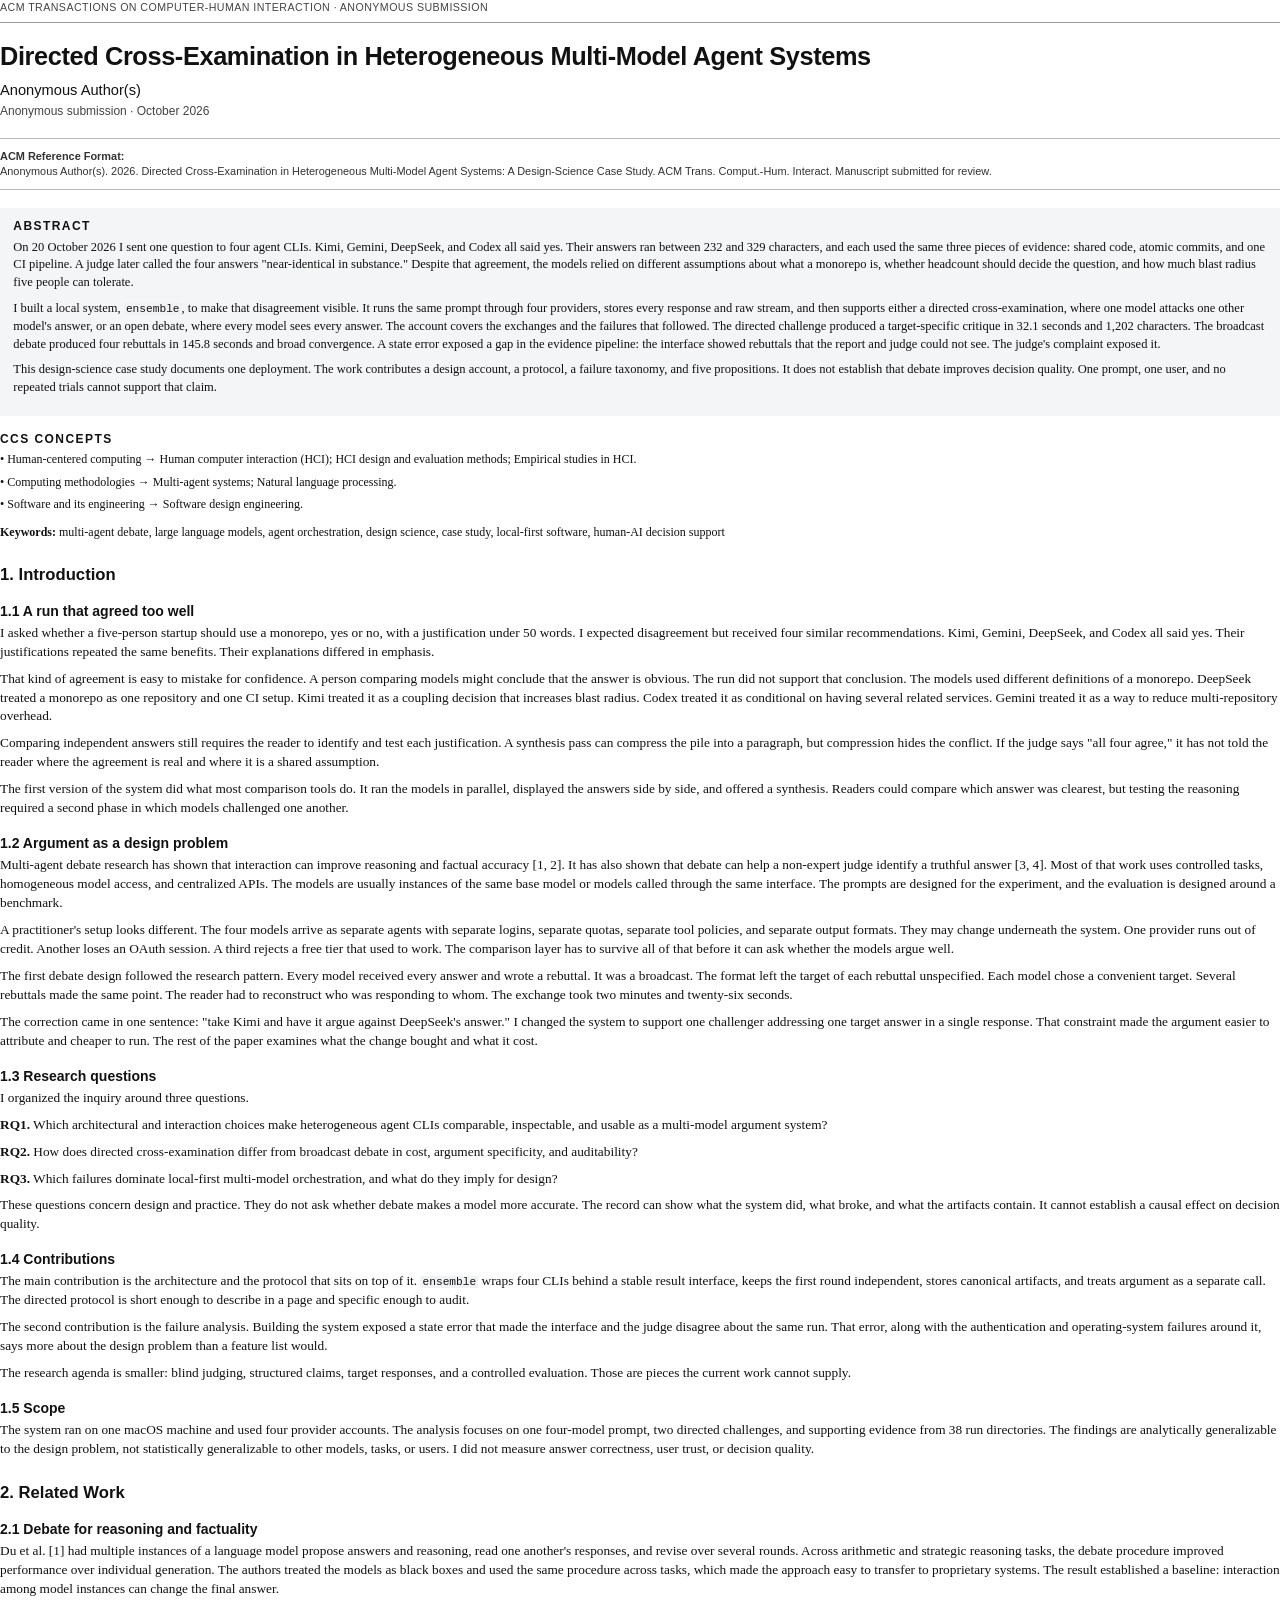
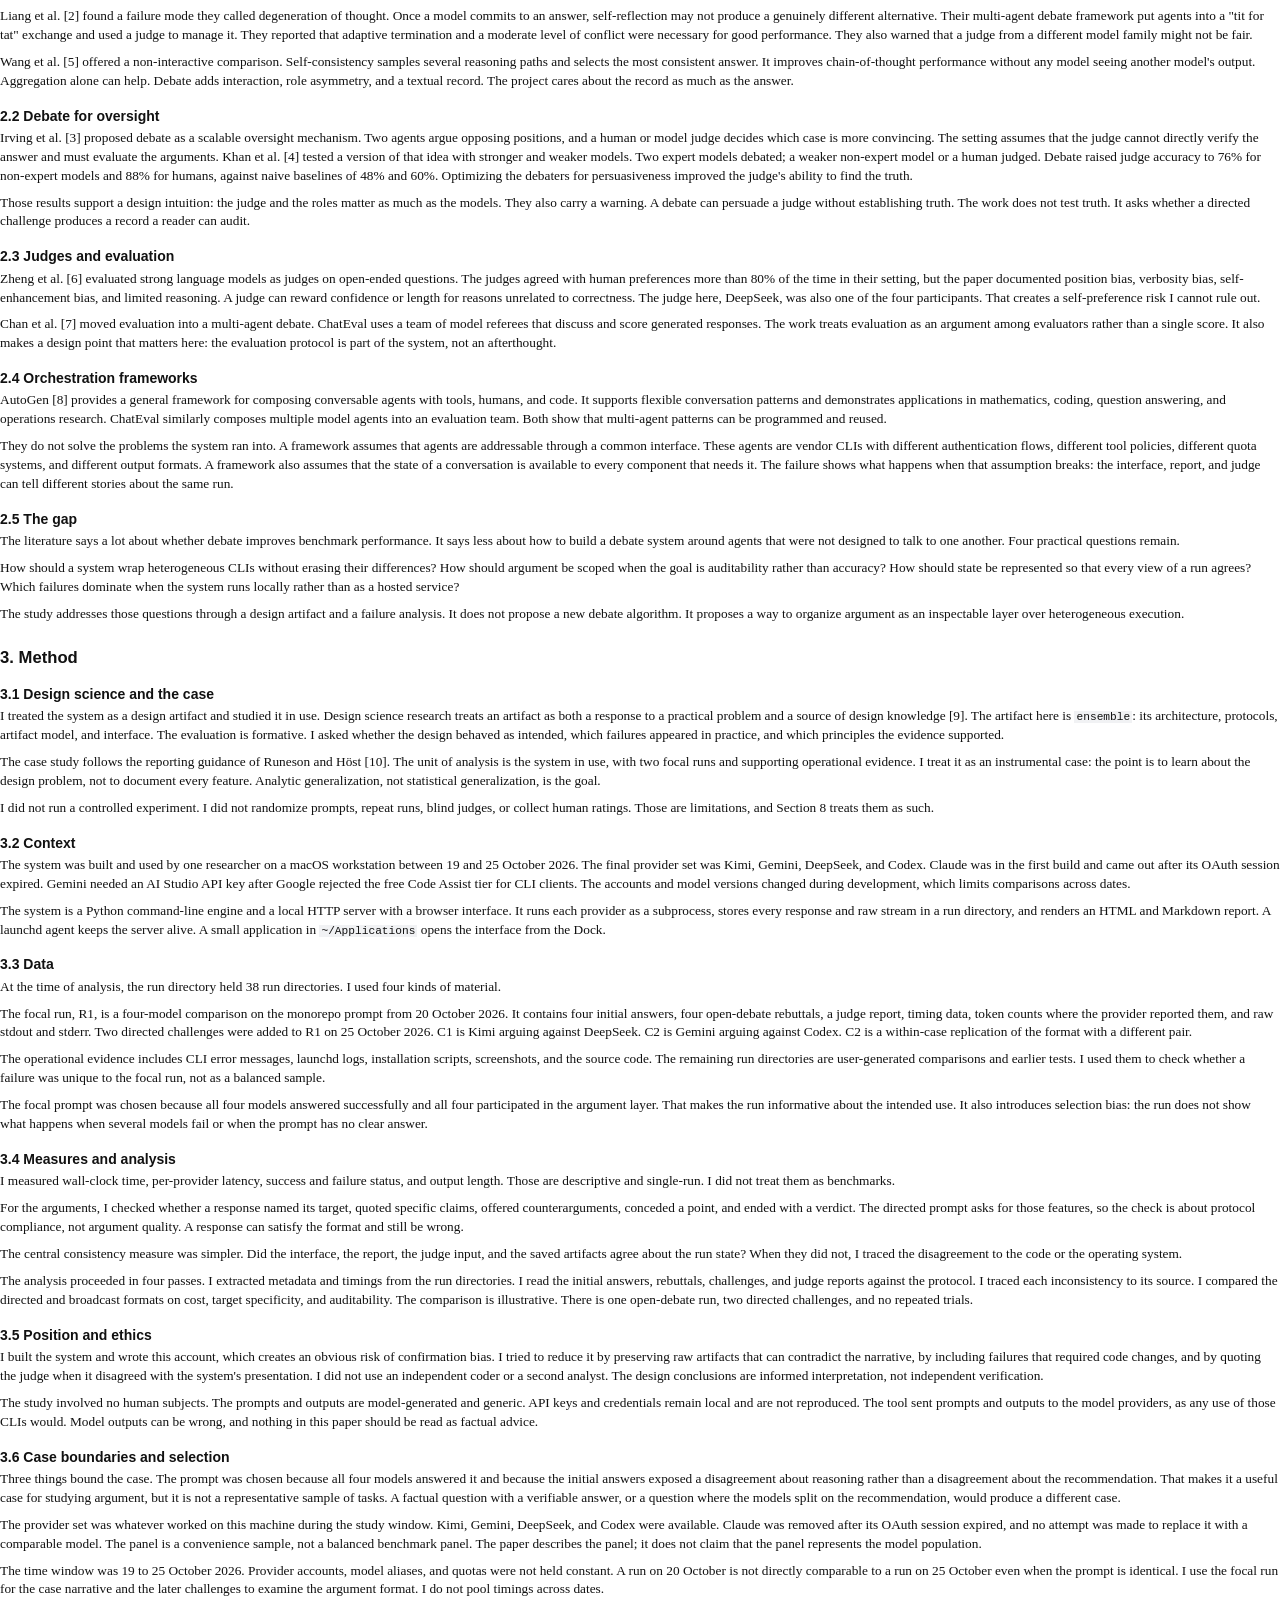
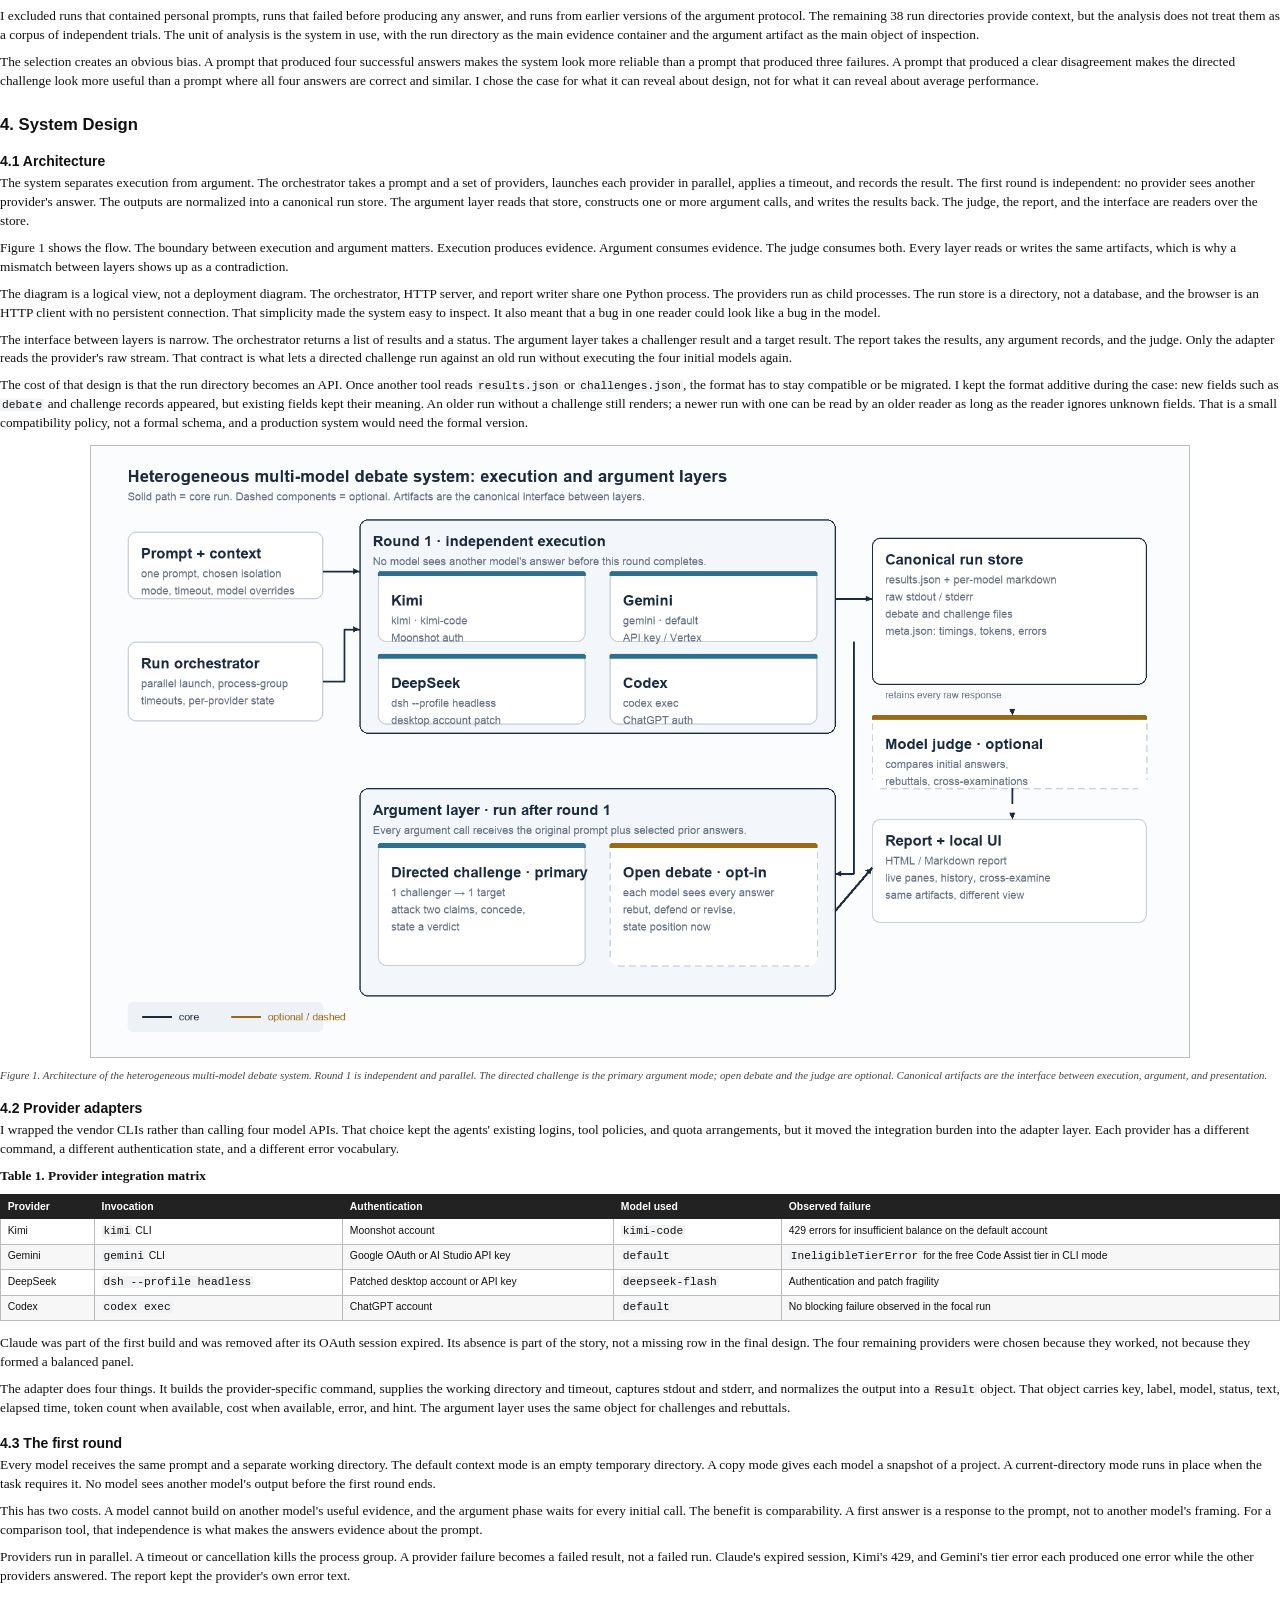
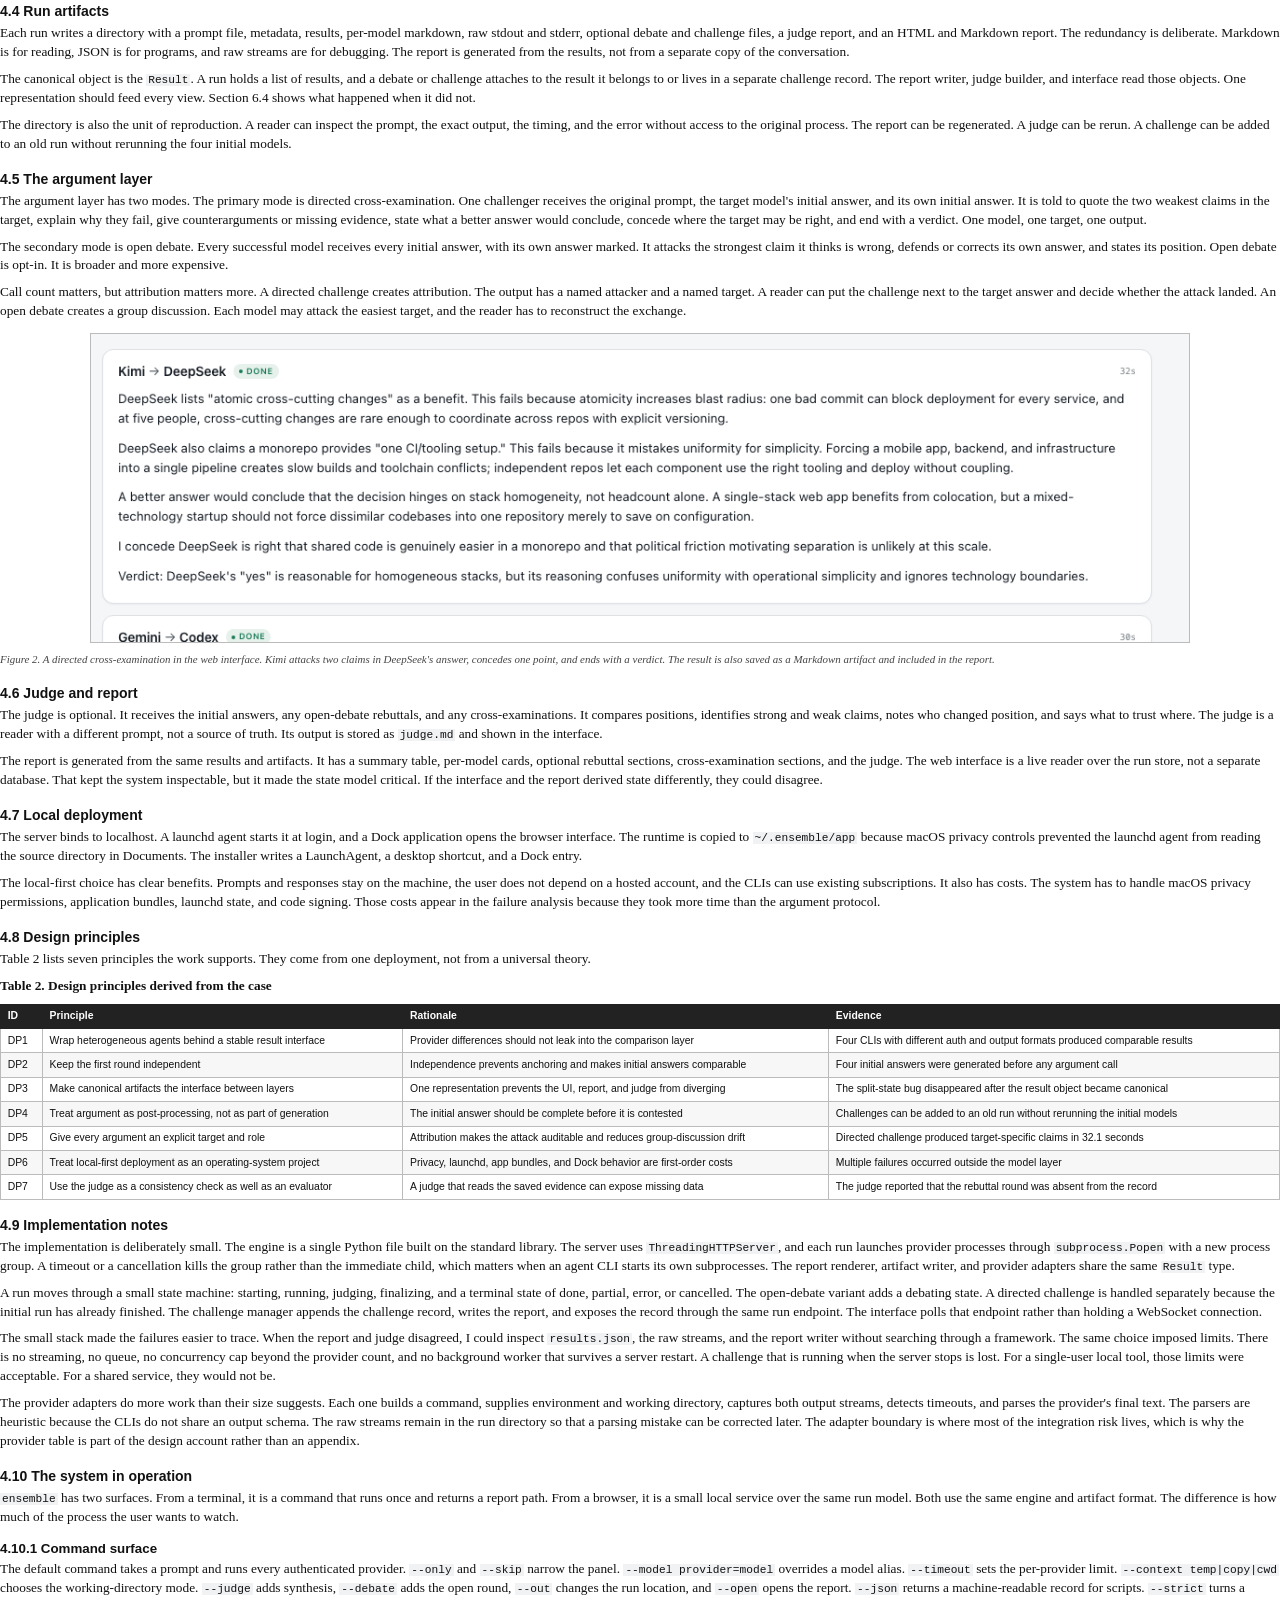
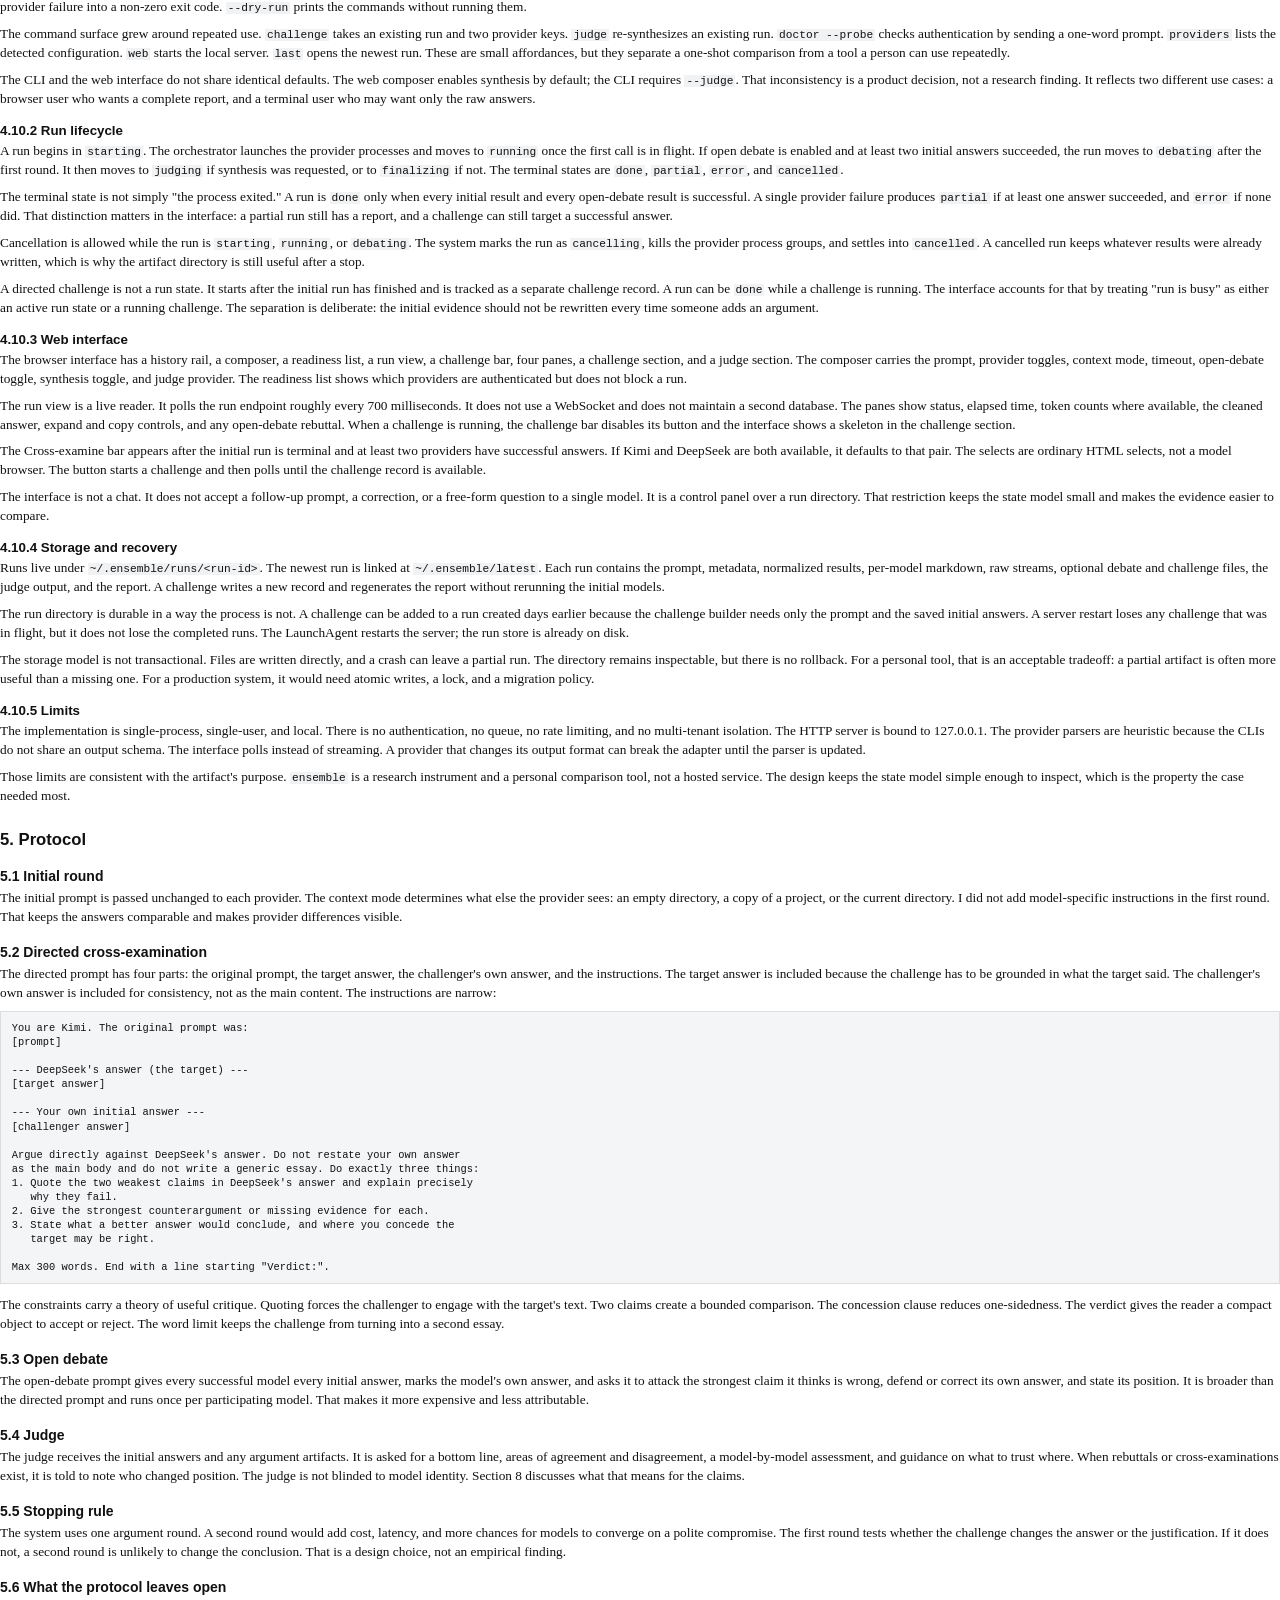
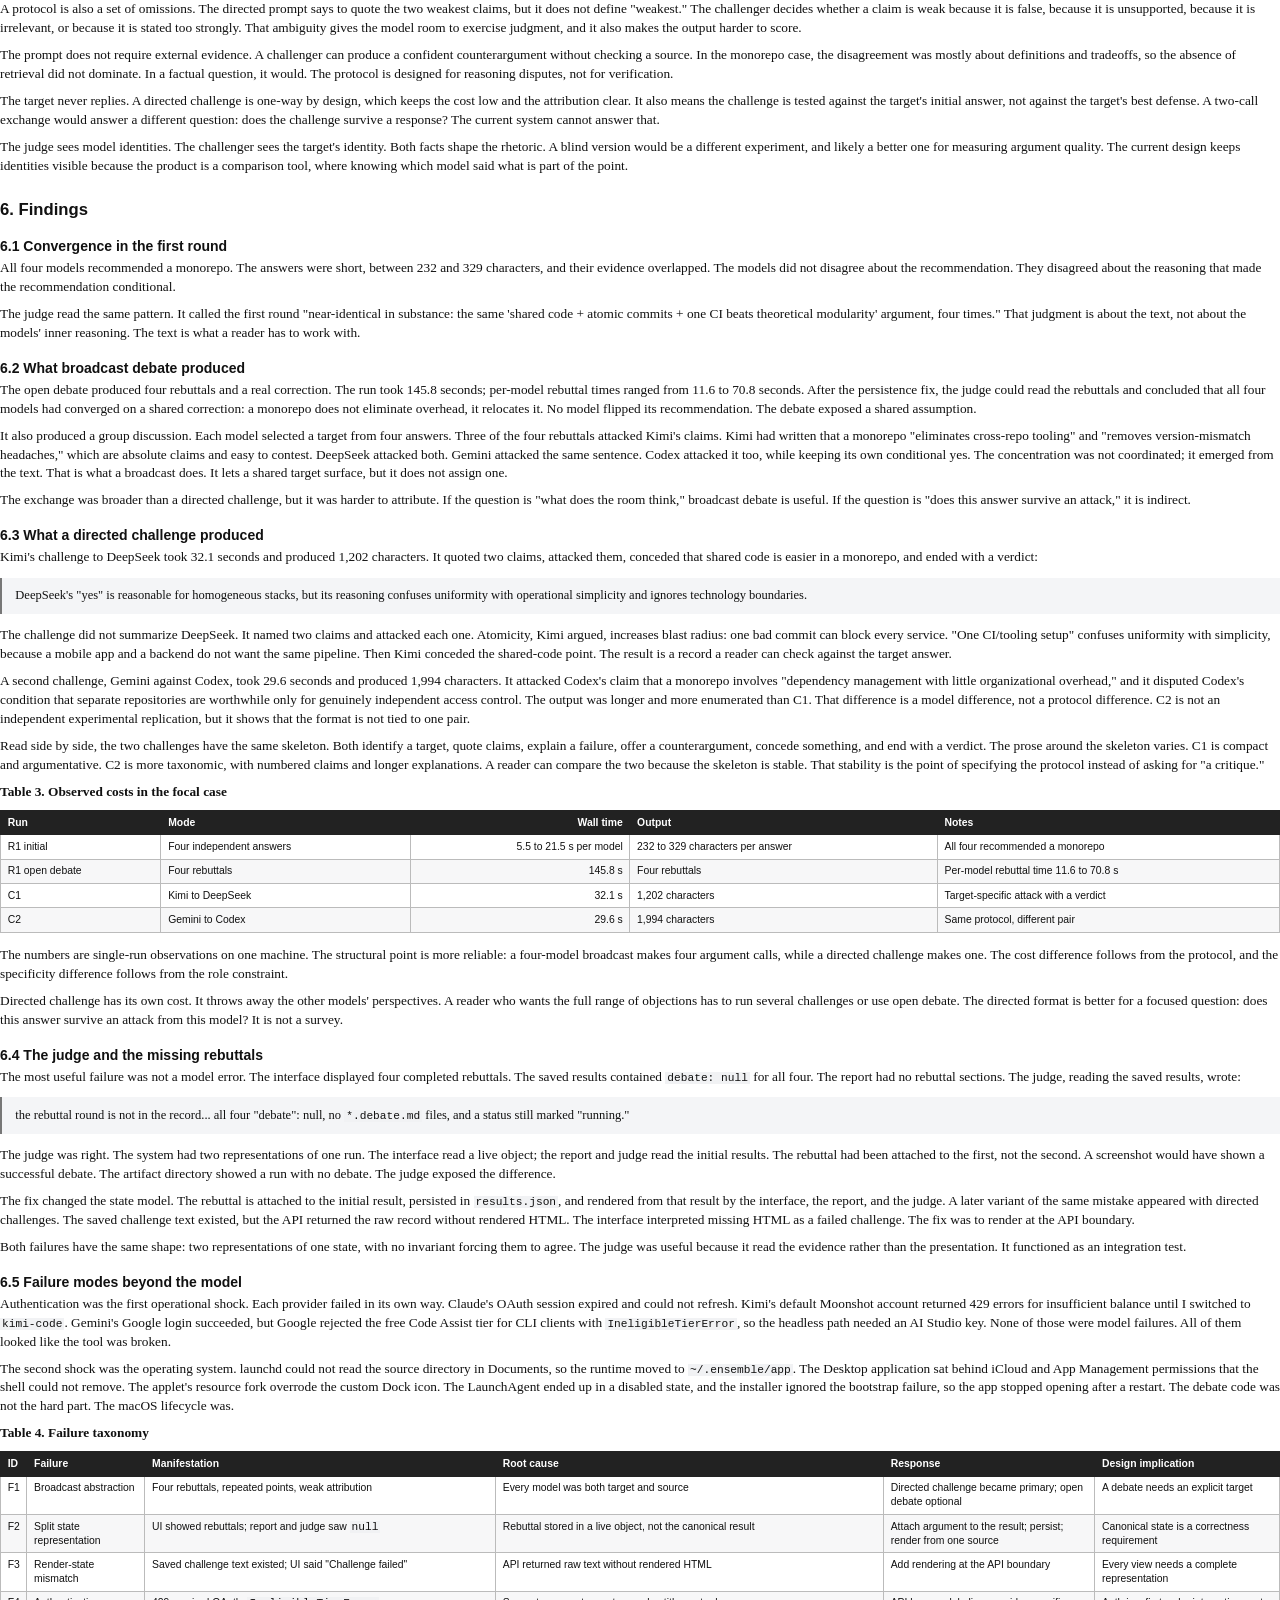
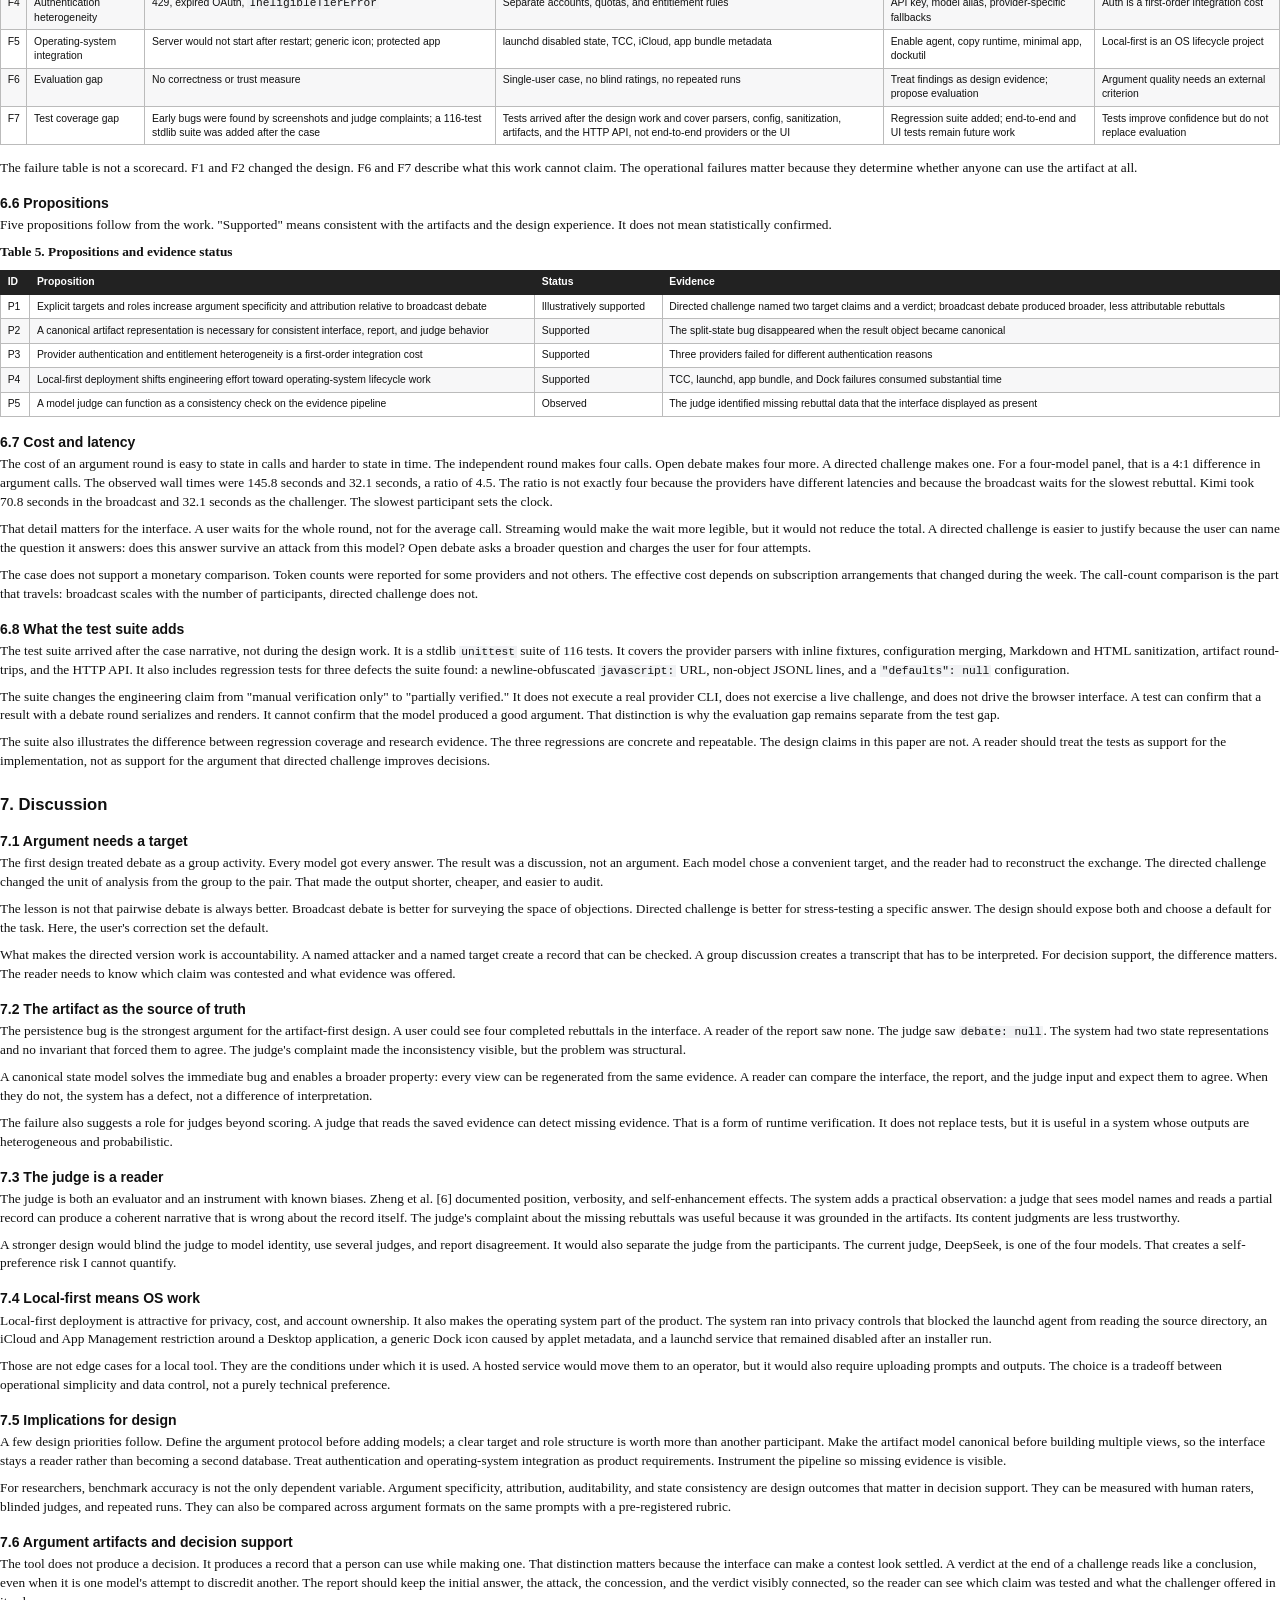
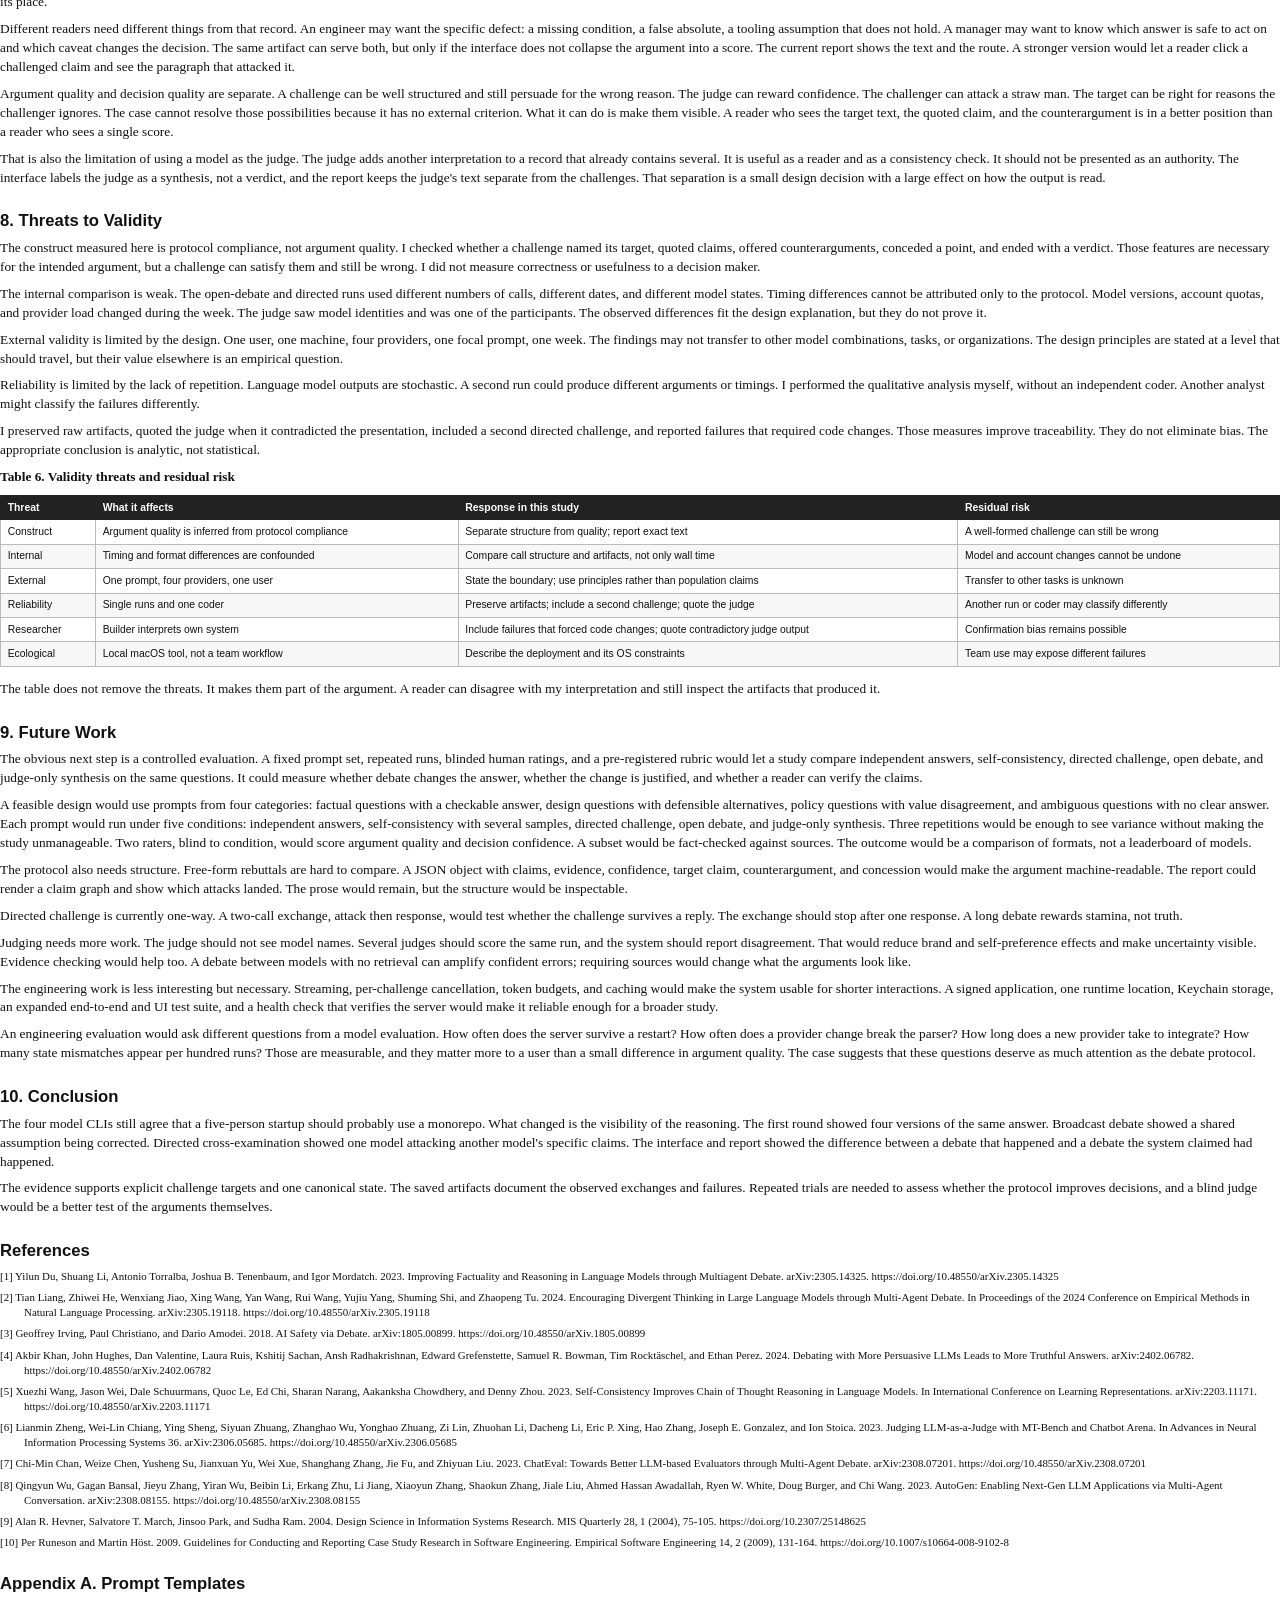
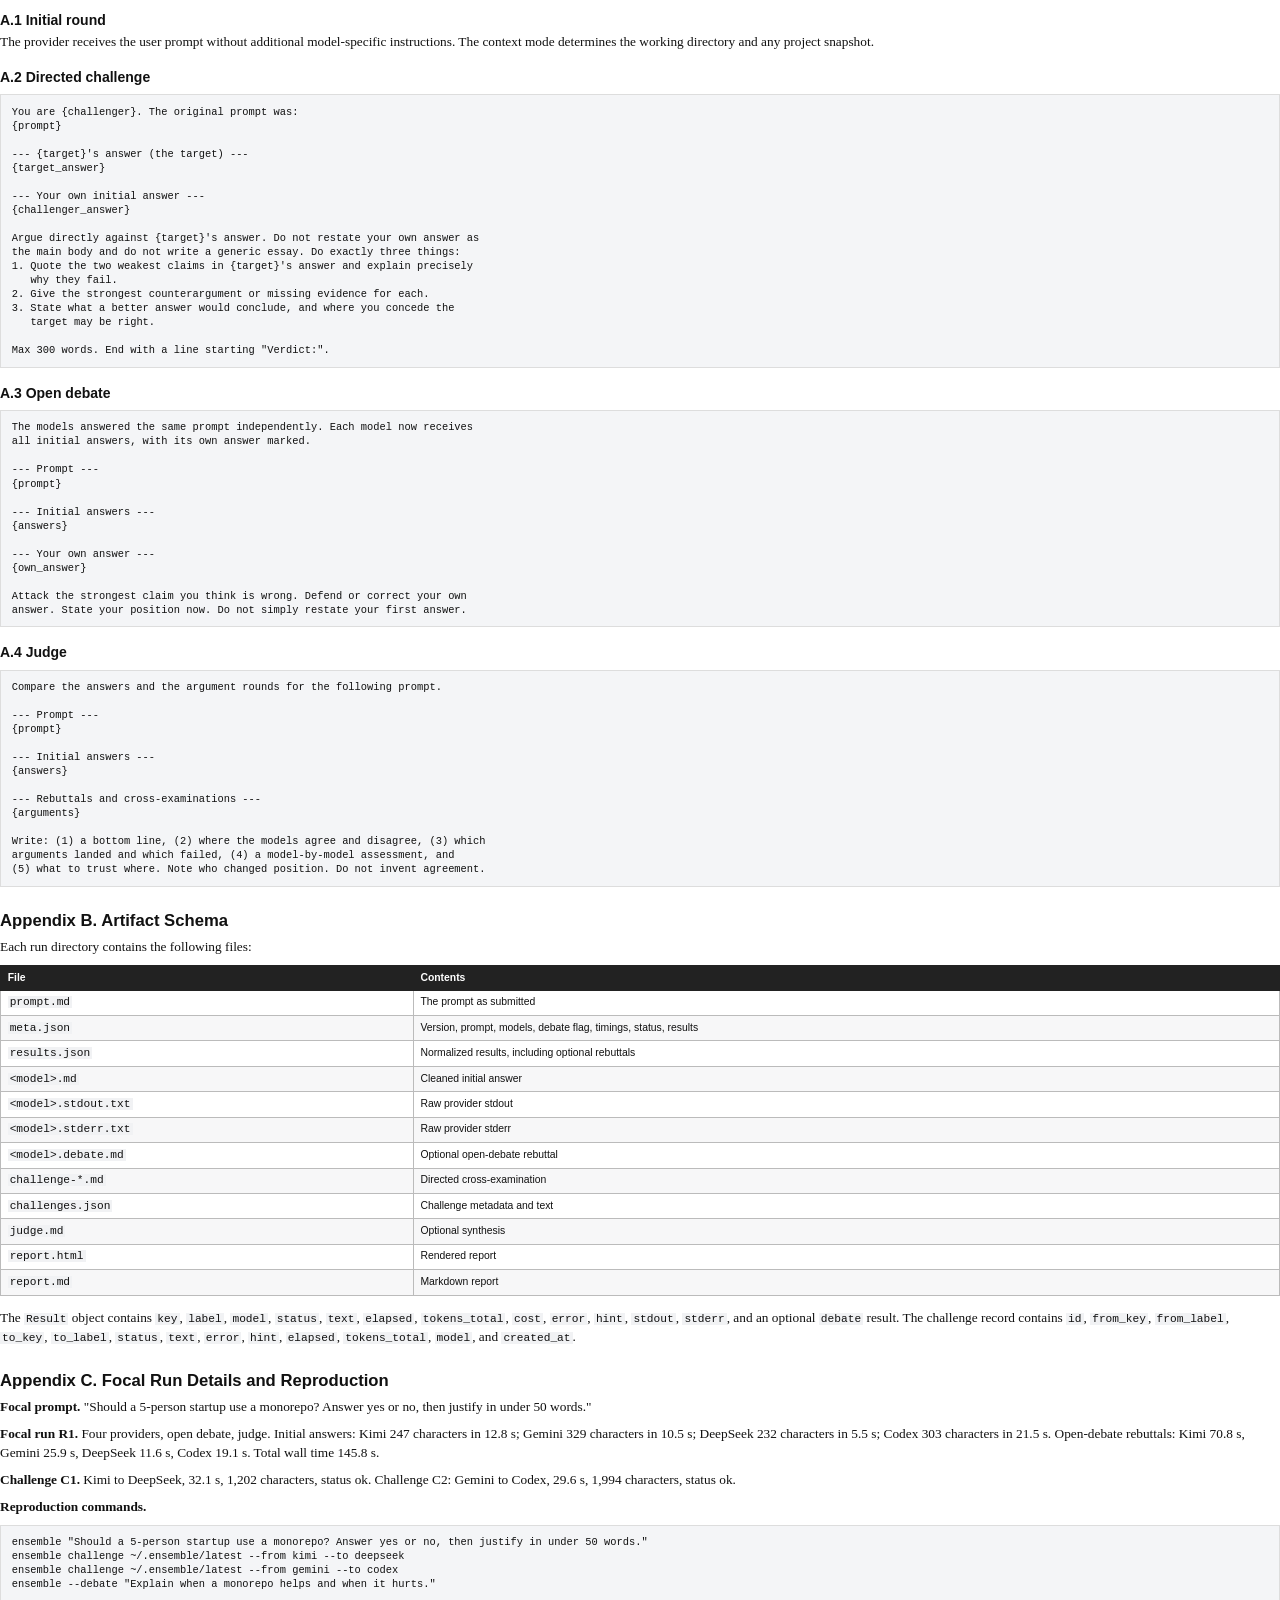
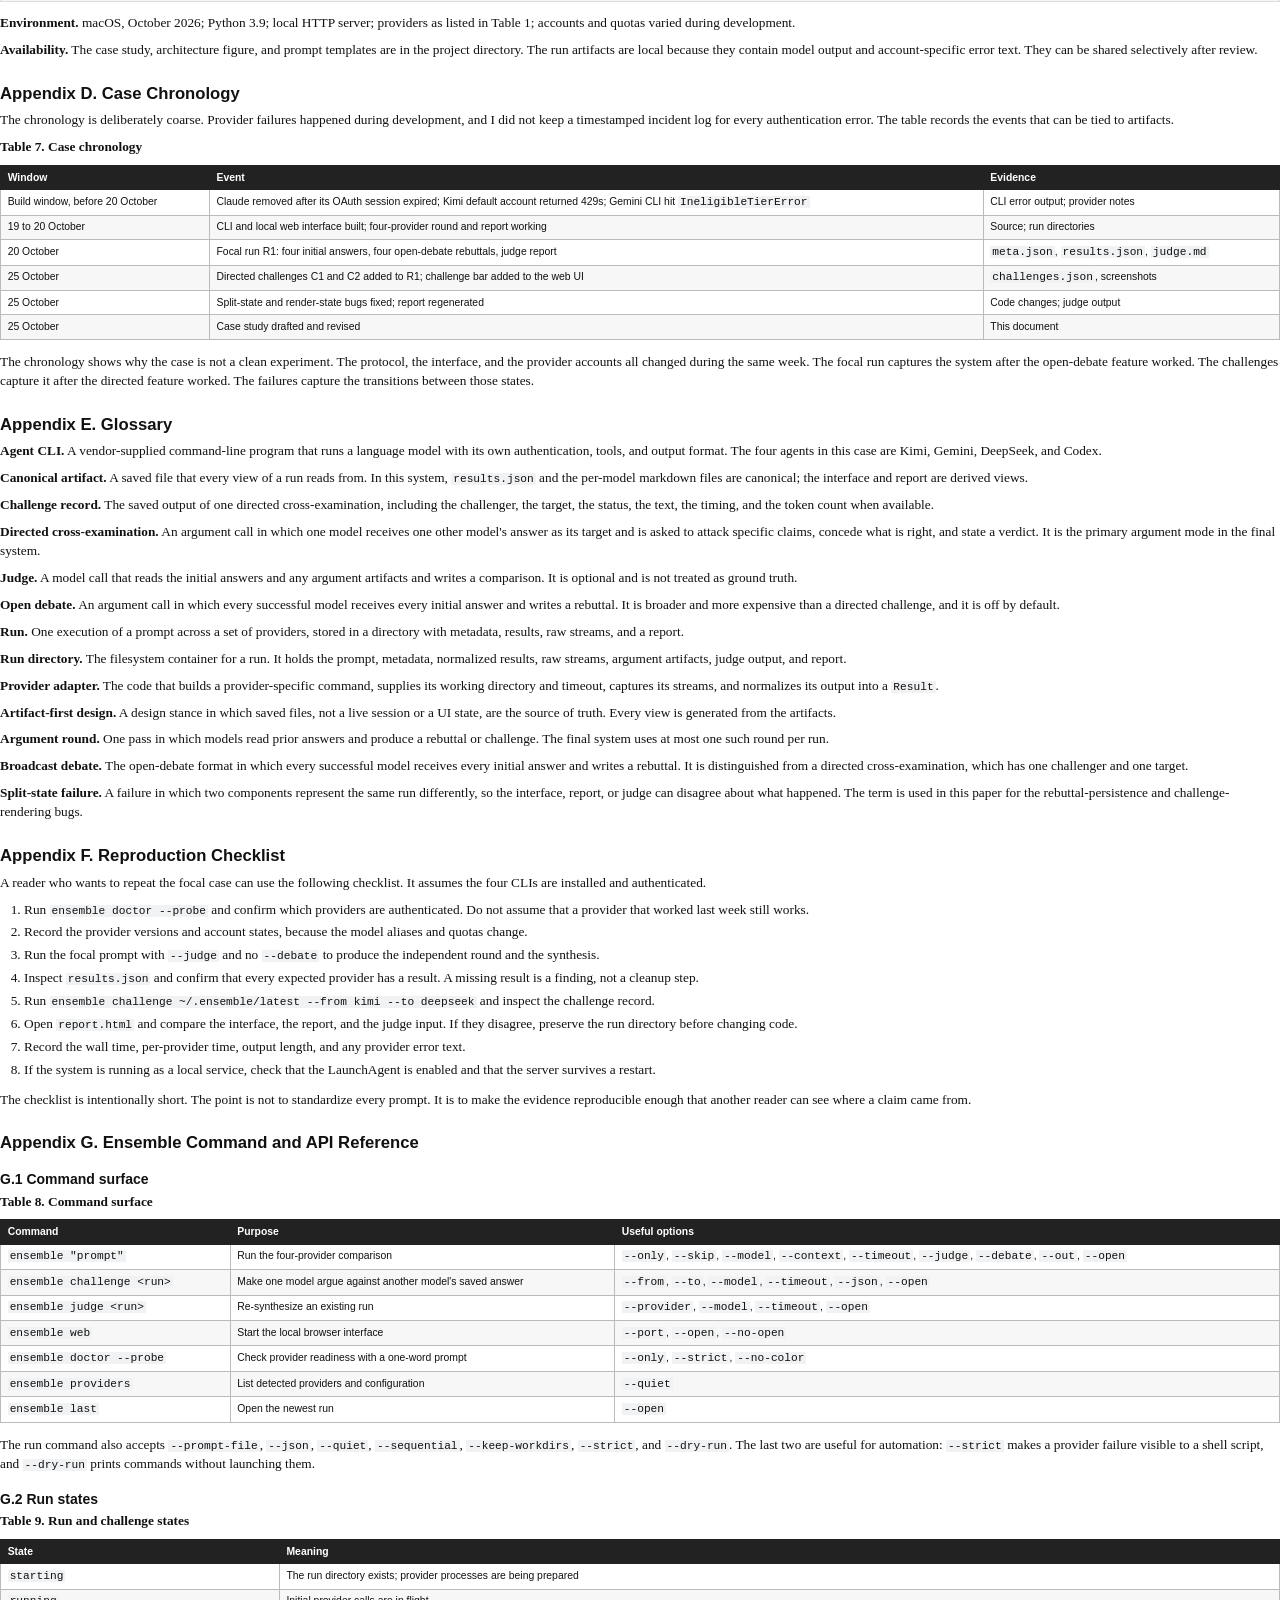
<file: CASE_STUDY_TOCHI_ANON.html>
<!doctype html>
<html lang="en">
<head>
<meta charset="utf-8">
<title>Directed Cross-Examination in Heterogeneous Multi-Model Agent Systems</title>
<style>
@page {
  size: Letter;
  margin: 0.9in 1in 0.85in;
}
* { box-sizing: border-box; }
html { -webkit-print-color-adjust: exact; print-color-adjust: exact; }
body {
  margin: 0;
  color: #111;
  background: #fff;
  font-family: "Times New Roman", Times, serif;
  font-size: 10pt;
  line-height: 1.42;
}
.acm-meta {
  font: 8pt/1.4 Arial, Helvetica, sans-serif;
  letter-spacing: .04em;
  text-transform: uppercase;
  color: #444;
  border-bottom: 1px solid #999;
  padding-bottom: 5pt;
  margin-bottom: 14pt;
}
h1.title {
  font: 700 19pt/1.2 Arial, Helvetica, sans-serif;
  letter-spacing: -.015em;
  margin: 0 0 6pt;
  color: #111;
}
.authors {
  font: 11pt/1.4 Arial, Helvetica, sans-serif;
  margin: 0 0 2pt;
  color: #111;
}
.affiliation { font: 9pt/1.4 Arial, Helvetica, sans-serif; color: #444; margin: 0 0 14pt; }
.acm-block {
  border-top: 1px solid #bbb;
  border-bottom: 1px solid #bbb;
  padding: 7pt 0;
  margin: 0 0 14pt;
  font: 8.2pt/1.4 Arial, Helvetica, sans-serif;
  color: #333;
}
.abstract {
  margin: 0 0 12pt;
  padding: 8pt 10pt;
  background: #f4f5f7;
}
.abstract h2, .ccs h2 {
  font: 700 9pt/1.2 Arial, Helvetica, sans-serif;
  letter-spacing: .12em;
  text-transform: uppercase;
  margin: 0 0 4pt;
  color: #111;
}
.abstract p { margin: 0 0 6pt; font-size: 9.4pt; }
.ccs { margin: 0 0 8pt; font-size: 9pt; }
.ccs p { margin: 0 0 4pt; }
.keywords { font-size: 9pt; margin: 0 0 16pt; }
h2 {
  font: 700 12.5pt/1.25 Arial, Helvetica, sans-serif;
  margin: 18pt 0 5pt;
  color: #111;
  break-after: avoid;
}
h3 {
  font: 700 10.5pt/1.3 Arial, Helvetica, sans-serif;
  margin: 12pt 0 3pt;
  color: #111;
  break-after: avoid;
}
h4 {
  font: 700 10pt/1.3 Arial, Helvetica, sans-serif;
  margin: 10pt 0 2pt;
  color: #111;
  break-after: avoid;
}
p { margin: 0 0 6pt; orphans: 2; widows: 2; }
blockquote {
  margin: 8pt 0 9pt;
  padding: 7pt 10pt;
  background: #f4f5f7;
  border-left: 2px solid #777;
  font-size: 9.4pt;
}
blockquote p:last-child { margin-bottom: 0; }
ul, ol { margin: 4pt 0 8pt 18pt; padding: 0; }
li { margin: 0 0 3pt; }
code {
  font-family: "Courier New", monospace;
  font-size: 8.4pt;
  background: #f1f2f4;
  padding: 0 2px;
}
pre {
  font-family: "Courier New", monospace;
  font-size: 7.8pt;
  line-height: 1.35;
  background: #f4f5f7;
  border: 1px solid #ddd;
  padding: 7pt 8pt;
  white-space: pre-wrap;
  word-break: break-word;
  margin: 6pt 0 9pt;
  break-inside: avoid;
}
pre code { background: none; padding: 0; font-size: 7.8pt; }
table {
  width: 100%;
  border-collapse: collapse;
  margin: 6pt 0 10pt;
  font: 7.8pt/1.35 Arial, Helvetica, sans-serif;
}
th {
  background: #222;
  color: #fff;
  text-align: left;
  border: 1px solid #222;
  padding: 3.5pt 5pt;
}
td { border: 1px solid #bbb; padding: 3.5pt 5pt; vertical-align: top; }
tr:nth-child(even) td { background: #f7f7f8; }
p:has(> img) { text-align: center; margin: 9pt 0 2pt; break-inside: avoid; break-after: avoid; }
img { max-width: 86%; height: auto; border: 1px solid #bbb; }
p:has(> img) + p { break-before: avoid; break-inside: avoid; }
p > em:only-child { display: block; font-size: 8.2pt; color: #444; margin: 3pt 0 10pt; }
.figure-block, .table-block { break-inside: avoid; page-break-inside: avoid; }
.figure-block img { margin-bottom: 2pt; }
p:has(+ pre) { break-after: avoid; }
p:has(+ table) { break-after: avoid; }
h2.appendix-start { break-before: page; page-break-before: always; }
.acm-refs { margin: 5pt 0 0 0; padding: 0; list-style: none; counter-reset: ref; font-size: 8.2pt; line-height: 1.35; }
.acm-refs li {
  counter-increment: ref;
  margin: 0 0 5pt;
  padding-left: 18pt;
  text-indent: -18pt;
}
.acm-refs li::before { content: "[" counter(ref) "] "; }
.acm-refs a { color: #111; }
</style>
</head>
<body>
<div class="acm-meta">ACM Transactions on Computer-Human Interaction · Anonymous submission</div>
<h1 class="title">Directed Cross-Examination in Heterogeneous Multi-Model Agent Systems</h1>
<div class="authors">Anonymous Author(s)</div>
<div class="affiliation">Anonymous submission · October 2026</div>
<div class="acm-block"><b>ACM Reference Format:</b><br>Anonymous Author(s). 2026. Directed Cross-Examination in Heterogeneous Multi-Model Agent Systems: A Design-Science Case Study. ACM Trans. Comput.-Hum. Interact. Manuscript submitted for review.</div>
<div class="abstract"><h2>Abstract</h2><p>On 20 October 2026 I sent one question to four agent CLIs. Kimi, Gemini, DeepSeek, and Codex all said yes. Their answers ran between 232 and 329 characters, and each used the same three pieces of evidence: shared code, atomic commits, and one CI pipeline. A judge later called the four answers "near-identical in substance." Despite that agreement, the models relied on different assumptions about what a monorepo is, whether headcount should decide the question, and how much blast radius five people can tolerate.</p>
<p>I built a local system, <code>ensemble</code>, to make that disagreement visible. It runs the same prompt through four providers, stores every response and raw stream, and then supports either a directed cross-examination, where one model attacks one other model's answer, or an open debate, where every model sees every answer. The account covers the exchanges and the failures that followed. The directed challenge produced a target-specific critique in 32.1 seconds and 1,202 characters. The broadcast debate produced four rebuttals in 145.8 seconds and broad convergence. A state error exposed a gap in the evidence pipeline: the interface showed rebuttals that the report and judge could not see. The judge's complaint exposed it.</p>
<p>This design-science case study documents one deployment. The work contributes a design account, a protocol, a failure taxonomy, and five propositions. It does not establish that debate improves decision quality. One prompt, one user, and no repeated trials cannot support that claim.</p></div>
<div class="ccs"><h2>CCS Concepts</h2><p>• Human-centered computing → Human computer interaction (HCI); HCI design and evaluation methods; Empirical studies in HCI.</p>
<p>• Computing methodologies → Multi-agent systems; Natural language processing.</p>
<p>• Software and its engineering → Software design engineering.</p></div>
<p class="keywords"><b>Keywords:</b> multi-agent debate, large language models, agent orchestration, design science, case study, local-first software, human-AI decision support</p>
<h2>1. Introduction</h2>
<h3>1.1 A run that agreed too well</h3>
<p>I asked whether a five-person startup should use a monorepo, yes or no, with a justification under 50 words. I expected disagreement but received four similar recommendations. Kimi, Gemini, DeepSeek, and Codex all said yes. Their justifications repeated the same benefits. Their explanations differed in emphasis.</p>
<p>That kind of agreement is easy to mistake for confidence. A person comparing models might conclude that the answer is obvious. The run did not support that conclusion. The models used different definitions of a monorepo. DeepSeek treated a monorepo as one repository and one CI setup. Kimi treated it as a coupling decision that increases blast radius. Codex treated it as conditional on having several related services. Gemini treated it as a way to reduce multi-repository overhead.</p>
<p>Comparing independent answers still requires the reader to identify and test each justification. A synthesis pass can compress the pile into a paragraph, but compression hides the conflict. If the judge says "all four agree," it has not told the reader where the agreement is real and where it is a shared assumption.</p>
<p>The first version of the system did what most comparison tools do. It ran the models in parallel, displayed the answers side by side, and offered a synthesis. Readers could compare which answer was clearest, but testing the reasoning required a second phase in which models challenged one another.</p>
<h3>1.2 Argument as a design problem</h3>
<p>Multi-agent debate research has shown that interaction can improve reasoning and factual accuracy [1, 2]. It has also shown that debate can help a non-expert judge identify a truthful answer [3, 4]. Most of that work uses controlled tasks, homogeneous model access, and centralized APIs. The models are usually instances of the same base model or models called through the same interface. The prompts are designed for the experiment, and the evaluation is designed around a benchmark.</p>
<p>A practitioner's setup looks different. The four models arrive as separate agents with separate logins, separate quotas, separate tool policies, and separate output formats. They may change underneath the system. One provider runs out of credit. Another loses an OAuth session. A third rejects a free tier that used to work. The comparison layer has to survive all of that before it can ask whether the models argue well.</p>
<p>The first debate design followed the research pattern. Every model received every answer and wrote a rebuttal. It was a broadcast. The format left the target of each rebuttal unspecified. Each model chose a convenient target. Several rebuttals made the same point. The reader had to reconstruct who was responding to whom. The exchange took two minutes and twenty-six seconds.</p>
<p>The correction came in one sentence: "take Kimi and have it argue against DeepSeek's answer." I changed the system to support one challenger addressing one target answer in a single response. That constraint made the argument easier to attribute and cheaper to run. The rest of the paper examines what the change bought and what it cost.</p>
<h3>1.3 Research questions</h3>
<p>I organized the inquiry around three questions.</p>
<p><strong>RQ1.</strong> Which architectural and interaction choices make heterogeneous agent CLIs comparable, inspectable, and usable as a multi-model argument system?</p>
<p><strong>RQ2.</strong> How does directed cross-examination differ from broadcast debate in cost, argument specificity, and auditability?</p>
<p><strong>RQ3.</strong> Which failures dominate local-first multi-model orchestration, and what do they imply for design?</p>
<p>These questions concern design and practice. They do not ask whether debate makes a model more accurate. The record can show what the system did, what broke, and what the artifacts contain. It cannot establish a causal effect on decision quality.</p>
<h3>1.4 Contributions</h3>
<p>The main contribution is the architecture and the protocol that sits on top of it. <code>ensemble</code> wraps four CLIs behind a stable result interface, keeps the first round independent, stores canonical artifacts, and treats argument as a separate call. The directed protocol is short enough to describe in a page and specific enough to audit.</p>
<p>The second contribution is the failure analysis. Building the system exposed a state error that made the interface and the judge disagree about the same run. That error, along with the authentication and operating-system failures around it, says more about the design problem than a feature list would.</p>
<p>The research agenda is smaller: blind judging, structured claims, target responses, and a controlled evaluation. Those are pieces the current work cannot supply.</p>
<h3>1.5 Scope</h3>
<p>The system ran on one macOS machine and used four provider accounts. The analysis focuses on one four-model prompt, two directed challenges, and supporting evidence from 38 run directories. The findings are analytically generalizable to the design problem, not statistically generalizable to other models, tasks, or users. I did not measure answer correctness, user trust, or decision quality.</p>
<h2>2. Related Work</h2>
<h3>2.1 Debate for reasoning and factuality</h3>
<p>Du et al. [1] had multiple instances of a language model propose answers and reasoning, read one another's responses, and revise over several rounds. Across arithmetic and strategic reasoning tasks, the debate procedure improved performance over individual generation. The authors treated the models as black boxes and used the same procedure across tasks, which made the approach easy to transfer to proprietary systems. The result established a baseline: interaction among model instances can change the final answer.</p>
<p>Liang et al. [2] found a failure mode they called degeneration of thought. Once a model commits to an answer, self-reflection may not produce a genuinely different alternative. Their multi-agent debate framework put agents into a "tit for tat" exchange and used a judge to manage it. They reported that adaptive termination and a moderate level of conflict were necessary for good performance. They also warned that a judge from a different model family might not be fair.</p>
<p>Wang et al. [5] offered a non-interactive comparison. Self-consistency samples several reasoning paths and selects the most consistent answer. It improves chain-of-thought performance without any model seeing another model's output. Aggregation alone can help. Debate adds interaction, role asymmetry, and a textual record. The project cares about the record as much as the answer.</p>
<h3>2.2 Debate for oversight</h3>
<p>Irving et al. [3] proposed debate as a scalable oversight mechanism. Two agents argue opposing positions, and a human or model judge decides which case is more convincing. The setting assumes that the judge cannot directly verify the answer and must evaluate the arguments. Khan et al. [4] tested a version of that idea with stronger and weaker models. Two expert models debated; a weaker non-expert model or a human judged. Debate raised judge accuracy to 76% for non-expert models and 88% for humans, against naive baselines of 48% and 60%. Optimizing the debaters for persuasiveness improved the judge's ability to find the truth.</p>
<p>Those results support a design intuition: the judge and the roles matter as much as the models. They also carry a warning. A debate can persuade a judge without establishing truth. The work does not test truth. It asks whether a directed challenge produces a record a reader can audit.</p>
<h3>2.3 Judges and evaluation</h3>
<p>Zheng et al. [6] evaluated strong language models as judges on open-ended questions. The judges agreed with human preferences more than 80% of the time in their setting, but the paper documented position bias, verbosity bias, self-enhancement bias, and limited reasoning. A judge can reward confidence or length for reasons unrelated to correctness. The judge here, DeepSeek, was also one of the four participants. That creates a self-preference risk I cannot rule out.</p>
<p>Chan et al. [7] moved evaluation into a multi-agent debate. ChatEval uses a team of model referees that discuss and score generated responses. The work treats evaluation as an argument among evaluators rather than a single score. It also makes a design point that matters here: the evaluation protocol is part of the system, not an afterthought.</p>
<h3>2.4 Orchestration frameworks</h3>
<p>AutoGen [8] provides a general framework for composing conversable agents with tools, humans, and code. It supports flexible conversation patterns and demonstrates applications in mathematics, coding, question answering, and operations research. ChatEval similarly composes multiple model agents into an evaluation team. Both show that multi-agent patterns can be programmed and reused.</p>
<p>They do not solve the problems the system ran into. A framework assumes that agents are addressable through a common interface. These agents are vendor CLIs with different authentication flows, different tool policies, different quota systems, and different output formats. A framework also assumes that the state of a conversation is available to every component that needs it. The failure shows what happens when that assumption breaks: the interface, report, and judge can tell different stories about the same run.</p>
<h3>2.5 The gap</h3>
<p>The literature says a lot about whether debate improves benchmark performance. It says less about how to build a debate system around agents that were not designed to talk to one another. Four practical questions remain.</p>
<p>How should a system wrap heterogeneous CLIs without erasing their differences? How should argument be scoped when the goal is auditability rather than accuracy? How should state be represented so that every view of a run agrees? Which failures dominate when the system runs locally rather than as a hosted service?</p>
<p>The study addresses those questions through a design artifact and a failure analysis. It does not propose a new debate algorithm. It proposes a way to organize argument as an inspectable layer over heterogeneous execution.</p>
<h2>3. Method</h2>
<h3>3.1 Design science and the case</h3>
<p>I treated the system as a design artifact and studied it in use. Design science research treats an artifact as both a response to a practical problem and a source of design knowledge [9]. The artifact here is <code>ensemble</code>: its architecture, protocols, artifact model, and interface. The evaluation is formative. I asked whether the design behaved as intended, which failures appeared in practice, and which principles the evidence supported.</p>
<p>The case study follows the reporting guidance of Runeson and Höst [10]. The unit of analysis is the system in use, with two focal runs and supporting operational evidence. I treat it as an instrumental case: the point is to learn about the design problem, not to document every feature. Analytic generalization, not statistical generalization, is the goal.</p>
<p>I did not run a controlled experiment. I did not randomize prompts, repeat runs, blind judges, or collect human ratings. Those are limitations, and Section 8 treats them as such.</p>
<h3>3.2 Context</h3>
<p>The system was built and used by one researcher on a macOS workstation between 19 and 25 October 2026. The final provider set was Kimi, Gemini, DeepSeek, and Codex. Claude was in the first build and came out after its OAuth session expired. Gemini needed an AI Studio API key after Google rejected the free Code Assist tier for CLI clients. The accounts and model versions changed during development, which limits comparisons across dates.</p>
<p>The system is a Python command-line engine and a local HTTP server with a browser interface. It runs each provider as a subprocess, stores every response and raw stream in a run directory, and renders an HTML and Markdown report. A launchd agent keeps the server alive. A small application in <code>~/Applications</code> opens the interface from the Dock.</p>
<h3>3.3 Data</h3>
<p>At the time of analysis, the run directory held 38 run directories. I used four kinds of material.</p>
<p>The focal run, R1, is a four-model comparison on the monorepo prompt from 20 October 2026. It contains four initial answers, four open-debate rebuttals, a judge report, timing data, token counts where the provider reported them, and raw stdout and stderr. Two directed challenges were added to R1 on 25 October 2026. C1 is Kimi arguing against DeepSeek. C2 is Gemini arguing against Codex. C2 is a within-case replication of the format with a different pair.</p>
<p>The operational evidence includes CLI error messages, launchd logs, installation scripts, screenshots, and the source code. The remaining run directories are user-generated comparisons and earlier tests. I used them to check whether a failure was unique to the focal run, not as a balanced sample.</p>
<p>The focal prompt was chosen because all four models answered successfully and all four participated in the argument layer. That makes the run informative about the intended use. It also introduces selection bias: the run does not show what happens when several models fail or when the prompt has no clear answer.</p>
<h3>3.4 Measures and analysis</h3>
<p>I measured wall-clock time, per-provider latency, success and failure status, and output length. Those are descriptive and single-run. I did not treat them as benchmarks.</p>
<p>For the arguments, I checked whether a response named its target, quoted specific claims, offered counterarguments, conceded a point, and ended with a verdict. The directed prompt asks for those features, so the check is about protocol compliance, not argument quality. A response can satisfy the format and still be wrong.</p>
<p>The central consistency measure was simpler. Did the interface, the report, the judge input, and the saved artifacts agree about the run state? When they did not, I traced the disagreement to the code or the operating system.</p>
<p>The analysis proceeded in four passes. I extracted metadata and timings from the run directories. I read the initial answers, rebuttals, challenges, and judge reports against the protocol. I traced each inconsistency to its source. I compared the directed and broadcast formats on cost, target specificity, and auditability. The comparison is illustrative. There is one open-debate run, two directed challenges, and no repeated trials.</p>
<h3>3.5 Position and ethics</h3>
<p>I built the system and wrote this account, which creates an obvious risk of confirmation bias. I tried to reduce it by preserving raw artifacts that can contradict the narrative, by including failures that required code changes, and by quoting the judge when it disagreed with the system's presentation. I did not use an independent coder or a second analyst. The design conclusions are informed interpretation, not independent verification.</p>
<p>The study involved no human subjects. The prompts and outputs are model-generated and generic. API keys and credentials remain local and are not reproduced. The tool sent prompts and outputs to the model providers, as any use of those CLIs would. Model outputs can be wrong, and nothing in this paper should be read as factual advice.</p>
<h3>3.6 Case boundaries and selection</h3>
<p>Three things bound the case. The prompt was chosen because all four models answered it and because the initial answers exposed a disagreement about reasoning rather than a disagreement about the recommendation. That makes it a useful case for studying argument, but it is not a representative sample of tasks. A factual question with a verifiable answer, or a question where the models split on the recommendation, would produce a different case.</p>
<p>The provider set was whatever worked on this machine during the study window. Kimi, Gemini, DeepSeek, and Codex were available. Claude was removed after its OAuth session expired, and no attempt was made to replace it with a comparable model. The panel is a convenience sample, not a balanced benchmark panel. The paper describes the panel; it does not claim that the panel represents the model population.</p>
<p>The time window was 19 to 25 October 2026. Provider accounts, model aliases, and quotas were not held constant. A run on 20 October is not directly comparable to a run on 25 October even when the prompt is identical. I use the focal run for the case narrative and the later challenges to examine the argument format. I do not pool timings across dates.</p>
<p>I excluded runs that contained personal prompts, runs that failed before producing any answer, and runs from earlier versions of the argument protocol. The remaining 38 run directories provide context, but the analysis does not treat them as a corpus of independent trials. The unit of analysis is the system in use, with the run directory as the main evidence container and the argument artifact as the main object of inspection.</p>
<p>The selection creates an obvious bias. A prompt that produced four successful answers makes the system look more reliable than a prompt that produced three failures. A prompt that produced a clear disagreement makes the directed challenge look more useful than a prompt where all four answers are correct and similar. I chose the case for what it can reveal about design, not for what it can reveal about average performance.</p>
<h2>4. System Design</h2>
<h3>4.1 Architecture</h3>
<p>The system separates execution from argument. The orchestrator takes a prompt and a set of providers, launches each provider in parallel, applies a timeout, and records the result. The first round is independent: no provider sees another provider's answer. The outputs are normalized into a canonical run store. The argument layer reads that store, constructs one or more argument calls, and writes the results back. The judge, the report, and the interface are readers over the store.</p>
<p>Figure 1 shows the flow. The boundary between execution and argument matters. Execution produces evidence. Argument consumes evidence. The judge consumes both. Every layer reads or writes the same artifacts, which is why a mismatch between layers shows up as a contradiction.</p>
<p>The diagram is a logical view, not a deployment diagram. The orchestrator, HTTP server, and report writer share one Python process. The providers run as child processes. The run store is a directory, not a database, and the browser is an HTTP client with no persistent connection. That simplicity made the system easy to inspect. It also meant that a bug in one reader could look like a bug in the model.</p>
<p>The interface between layers is narrow. The orchestrator returns a list of results and a status. The argument layer takes a challenger result and a target result. The report takes the results, any argument records, and the judge. Only the adapter reads the provider's raw stream. That contract is what lets a directed challenge run against an old run without executing the four initial models again.</p>
<p>The cost of that design is that the run directory becomes an API. Once another tool reads <code>results.json</code> or <code>challenges.json</code>, the format has to stay compatible or be migrated. I kept the format additive during the case: new fields such as <code>debate</code> and challenge records appeared, but existing fields kept their meaning. An older run without a challenge still renders; a newer run with one can be read by an older reader as long as the reader ignores unknown fields. That is a small compatibility policy, not a formal schema, and a production system would need the formal version.</p>
<p><img alt="System architecture" src="docs/case-architecture.png"></p>
<p><em>Figure 1. Architecture of the heterogeneous multi-model debate system. Round 1 is independent and parallel. The directed challenge is the primary argument mode; open debate and the judge are optional. Canonical artifacts are the interface between execution, argument, and presentation.</em></p>
<h3>4.2 Provider adapters</h3>
<p>I wrapped the vendor CLIs rather than calling four model APIs. That choice kept the agents' existing logins, tool policies, and quota arrangements, but it moved the integration burden into the adapter layer. Each provider has a different command, a different authentication state, and a different error vocabulary.</p>
<p><strong>Table 1. Provider integration matrix</strong></p>
<table>
<thead>
<tr>
<th>Provider</th>
<th>Invocation</th>
<th>Authentication</th>
<th>Model used</th>
<th>Observed failure</th>
</tr>
</thead>
<tbody>
<tr>
<td>Kimi</td>
<td><code>kimi</code> CLI</td>
<td>Moonshot account</td>
<td><code>kimi-code</code></td>
<td>429 errors for insufficient balance on the default account</td>
</tr>
<tr>
<td>Gemini</td>
<td><code>gemini</code> CLI</td>
<td>Google OAuth or AI Studio API key</td>
<td><code>default</code></td>
<td><code>IneligibleTierError</code> for the free Code Assist tier in CLI mode</td>
</tr>
<tr>
<td>DeepSeek</td>
<td><code>dsh --profile headless</code></td>
<td>Patched desktop account or API key</td>
<td><code>deepseek-flash</code></td>
<td>Authentication and patch fragility</td>
</tr>
<tr>
<td>Codex</td>
<td><code>codex exec</code></td>
<td>ChatGPT account</td>
<td><code>default</code></td>
<td>No blocking failure observed in the focal run</td>
</tr>
</tbody>
</table>
<p>Claude was part of the first build and was removed after its OAuth session expired. Its absence is part of the story, not a missing row in the final design. The four remaining providers were chosen because they worked, not because they formed a balanced panel.</p>
<p>The adapter does four things. It builds the provider-specific command, supplies the working directory and timeout, captures stdout and stderr, and normalizes the output into a <code>Result</code> object. That object carries key, label, model, status, text, elapsed time, token count when available, cost when available, error, and hint. The argument layer uses the same object for challenges and rebuttals.</p>
<h3>4.3 The first round</h3>
<p>Every model receives the same prompt and a separate working directory. The default context mode is an empty temporary directory. A copy mode gives each model a snapshot of a project. A current-directory mode runs in place when the task requires it. No model sees another model's output before the first round ends.</p>
<p>This has two costs. A model cannot build on another model's useful evidence, and the argument phase waits for every initial call. The benefit is comparability. A first answer is a response to the prompt, not to another model's framing. For a comparison tool, that independence is what makes the answers evidence about the prompt.</p>
<p>Providers run in parallel. A timeout or cancellation kills the process group. A provider failure becomes a failed result, not a failed run. Claude's expired session, Kimi's 429, and Gemini's tier error each produced one error while the other providers answered. The report kept the provider's own error text.</p>
<h3>4.4 Run artifacts</h3>
<p>Each run writes a directory with a prompt file, metadata, results, per-model markdown, raw stdout and stderr, optional debate and challenge files, a judge report, and an HTML and Markdown report. The redundancy is deliberate. Markdown is for reading, JSON is for programs, and raw streams are for debugging. The report is generated from the results, not from a separate copy of the conversation.</p>
<p>The canonical object is the <code>Result</code>. A run holds a list of results, and a debate or challenge attaches to the result it belongs to or lives in a separate challenge record. The report writer, judge builder, and interface read those objects. One representation should feed every view. Section 6.4 shows what happened when it did not.</p>
<p>The directory is also the unit of reproduction. A reader can inspect the prompt, the exact output, the timing, and the error without access to the original process. The report can be regenerated. A judge can be rerun. A challenge can be added to an old run without rerunning the four initial models.</p>
<h3>4.5 The argument layer</h3>
<p>The argument layer has two modes. The primary mode is directed cross-examination. One challenger receives the original prompt, the target model's initial answer, and its own initial answer. It is told to quote the two weakest claims in the target, explain why they fail, give counterarguments or missing evidence, state what a better answer would conclude, concede where the target may be right, and end with a verdict. One model, one target, one output.</p>
<p>The secondary mode is open debate. Every successful model receives every initial answer, with its own answer marked. It attacks the strongest claim it thinks is wrong, defends or corrects its own answer, and states its position. Open debate is opt-in. It is broader and more expensive.</p>
<p>Call count matters, but attribution matters more. A directed challenge creates attribution. The output has a named attacker and a named target. A reader can put the challenge next to the target answer and decide whether the attack landed. An open debate creates a group discussion. Each model may attack the easiest target, and the reader has to reconstruct the exchange.</p>
<p><img alt="Kimi cross-examines DeepSeek's monorepo answer" src="docs/case-challenge-focus.png"></p>
<p><em>Figure 2. A directed cross-examination in the web interface. Kimi attacks two claims in DeepSeek's answer, concedes one point, and ends with a verdict. The result is also saved as a Markdown artifact and included in the report.</em></p>
<h3>4.6 Judge and report</h3>
<p>The judge is optional. It receives the initial answers, any open-debate rebuttals, and any cross-examinations. It compares positions, identifies strong and weak claims, notes who changed position, and says what to trust where. The judge is a reader with a different prompt, not a source of truth. Its output is stored as <code>judge.md</code> and shown in the interface.</p>
<p>The report is generated from the same results and artifacts. It has a summary table, per-model cards, optional rebuttal sections, cross-examination sections, and the judge. The web interface is a live reader over the run store, not a separate database. That kept the system inspectable, but it made the state model critical. If the interface and the report derived state differently, they could disagree.</p>
<h3>4.7 Local deployment</h3>
<p>The server binds to localhost. A launchd agent starts it at login, and a Dock application opens the browser interface. The runtime is copied to <code>~/.ensemble/app</code> because macOS privacy controls prevented the launchd agent from reading the source directory in Documents. The installer writes a LaunchAgent, a desktop shortcut, and a Dock entry.</p>
<p>The local-first choice has clear benefits. Prompts and responses stay on the machine, the user does not depend on a hosted account, and the CLIs can use existing subscriptions. It also has costs. The system has to handle macOS privacy permissions, application bundles, launchd state, and code signing. Those costs appear in the failure analysis because they took more time than the argument protocol.</p>
<h3>4.8 Design principles</h3>
<p>Table 2 lists seven principles the work supports. They come from one deployment, not from a universal theory.</p>
<p><strong>Table 2. Design principles derived from the case</strong></p>
<table>
<thead>
<tr>
<th>ID</th>
<th>Principle</th>
<th>Rationale</th>
<th>Evidence</th>
</tr>
</thead>
<tbody>
<tr>
<td>DP1</td>
<td>Wrap heterogeneous agents behind a stable result interface</td>
<td>Provider differences should not leak into the comparison layer</td>
<td>Four CLIs with different auth and output formats produced comparable results</td>
</tr>
<tr>
<td>DP2</td>
<td>Keep the first round independent</td>
<td>Independence prevents anchoring and makes initial answers comparable</td>
<td>Four initial answers were generated before any argument call</td>
</tr>
<tr>
<td>DP3</td>
<td>Make canonical artifacts the interface between layers</td>
<td>One representation prevents the UI, report, and judge from diverging</td>
<td>The split-state bug disappeared after the result object became canonical</td>
</tr>
<tr>
<td>DP4</td>
<td>Treat argument as post-processing, not as part of generation</td>
<td>The initial answer should be complete before it is contested</td>
<td>Challenges can be added to an old run without rerunning the initial models</td>
</tr>
<tr>
<td>DP5</td>
<td>Give every argument an explicit target and role</td>
<td>Attribution makes the attack auditable and reduces group-discussion drift</td>
<td>Directed challenge produced target-specific claims in 32.1 seconds</td>
</tr>
<tr>
<td>DP6</td>
<td>Treat local-first deployment as an operating-system project</td>
<td>Privacy, launchd, app bundles, and Dock behavior are first-order costs</td>
<td>Multiple failures occurred outside the model layer</td>
</tr>
<tr>
<td>DP7</td>
<td>Use the judge as a consistency check as well as an evaluator</td>
<td>A judge that reads the saved evidence can expose missing data</td>
<td>The judge reported that the rebuttal round was absent from the record</td>
</tr>
</tbody>
</table>
<h3>4.9 Implementation notes</h3>
<p>The implementation is deliberately small. The engine is a single Python file built on the standard library. The server uses <code>ThreadingHTTPServer</code>, and each run launches provider processes through <code>subprocess.Popen</code> with a new process group. A timeout or a cancellation kills the group rather than the immediate child, which matters when an agent CLI starts its own subprocesses. The report renderer, artifact writer, and provider adapters share the same <code>Result</code> type.</p>
<p>A run moves through a small state machine: starting, running, judging, finalizing, and a terminal state of done, partial, error, or cancelled. The open-debate variant adds a debating state. A directed challenge is handled separately because the initial run has already finished. The challenge manager appends the challenge record, writes the report, and exposes the record through the same run endpoint. The interface polls that endpoint rather than holding a WebSocket connection.</p>
<p>The small stack made the failures easier to trace. When the report and judge disagreed, I could inspect <code>results.json</code>, the raw streams, and the report writer without searching through a framework. The same choice imposed limits. There is no streaming, no queue, no concurrency cap beyond the provider count, and no background worker that survives a server restart. A challenge that is running when the server stops is lost. For a single-user local tool, those limits were acceptable. For a shared service, they would not be.</p>
<p>The provider adapters do more work than their size suggests. Each one builds a command, supplies environment and working directory, captures both output streams, detects timeouts, and parses the provider's final text. The parsers are heuristic because the CLIs do not share an output schema. The raw streams remain in the run directory so that a parsing mistake can be corrected later. The adapter boundary is where most of the integration risk lives, which is why the provider table is part of the design account rather than an appendix.</p>
<h3>4.10 The system in operation</h3>
<p><code>ensemble</code> has two surfaces. From a terminal, it is a command that runs once and returns a report path. From a browser, it is a small local service over the same run model. Both use the same engine and artifact format. The difference is how much of the process the user wants to watch.</p>
<h4>4.10.1 Command surface</h4>
<p>The default command takes a prompt and runs every authenticated provider. <code>--only</code> and <code>--skip</code> narrow the panel. <code>--model provider=model</code> overrides a model alias. <code>--timeout</code> sets the per-provider limit. <code>--context temp|copy|cwd</code> chooses the working-directory mode. <code>--judge</code> adds synthesis, <code>--debate</code> adds the open round, <code>--out</code> changes the run location, and <code>--open</code> opens the report. <code>--json</code> returns a machine-readable record for scripts. <code>--strict</code> turns a provider failure into a non-zero exit code. <code>--dry-run</code> prints the commands without running them.</p>
<p>The command surface grew around repeated use. <code>challenge</code> takes an existing run and two provider keys. <code>judge</code> re-synthesizes an existing run. <code>doctor --probe</code> checks authentication by sending a one-word prompt. <code>providers</code> lists the detected configuration. <code>web</code> starts the local server. <code>last</code> opens the newest run. These are small affordances, but they separate a one-shot comparison from a tool a person can use repeatedly.</p>
<p>The CLI and the web interface do not share identical defaults. The web composer enables synthesis by default; the CLI requires <code>--judge</code>. That inconsistency is a product decision, not a research finding. It reflects two different use cases: a browser user who wants a complete report, and a terminal user who may want only the raw answers.</p>
<h4>4.10.2 Run lifecycle</h4>
<p>A run begins in <code>starting</code>. The orchestrator launches the provider processes and moves to <code>running</code> once the first call is in flight. If open debate is enabled and at least two initial answers succeeded, the run moves to <code>debating</code> after the first round. It then moves to <code>judging</code> if synthesis was requested, or to <code>finalizing</code> if not. The terminal states are <code>done</code>, <code>partial</code>, <code>error</code>, and <code>cancelled</code>.</p>
<p>The terminal state is not simply "the process exited." A run is <code>done</code> only when every initial result and every open-debate result is successful. A single provider failure produces <code>partial</code> if at least one answer succeeded, and <code>error</code> if none did. That distinction matters in the interface: a partial run still has a report, and a challenge can still target a successful answer.</p>
<p>Cancellation is allowed while the run is <code>starting</code>, <code>running</code>, or <code>debating</code>. The system marks the run as <code>cancelling</code>, kills the provider process groups, and settles into <code>cancelled</code>. A cancelled run keeps whatever results were already written, which is why the artifact directory is still useful after a stop.</p>
<p>A directed challenge is not a run state. It starts after the initial run has finished and is tracked as a separate challenge record. A run can be <code>done</code> while a challenge is running. The interface accounts for that by treating "run is busy" as either an active run state or a running challenge. The separation is deliberate: the initial evidence should not be rewritten every time someone adds an argument.</p>
<h4>4.10.3 Web interface</h4>
<p>The browser interface has a history rail, a composer, a readiness list, a run view, a challenge bar, four panes, a challenge section, and a judge section. The composer carries the prompt, provider toggles, context mode, timeout, open-debate toggle, synthesis toggle, and judge provider. The readiness list shows which providers are authenticated but does not block a run.</p>
<p>The run view is a live reader. It polls the run endpoint roughly every 700 milliseconds. It does not use a WebSocket and does not maintain a second database. The panes show status, elapsed time, token counts where available, the cleaned answer, expand and copy controls, and any open-debate rebuttal. When a challenge is running, the challenge bar disables its button and the interface shows a skeleton in the challenge section.</p>
<p>The Cross-examine bar appears after the initial run is terminal and at least two providers have successful answers. If Kimi and DeepSeek are both available, it defaults to that pair. The selects are ordinary HTML selects, not a model browser. The button starts a challenge and then polls until the challenge record is available.</p>
<p>The interface is not a chat. It does not accept a follow-up prompt, a correction, or a free-form question to a single model. It is a control panel over a run directory. That restriction keeps the state model small and makes the evidence easier to compare.</p>
<h4>4.10.4 Storage and recovery</h4>
<p>Runs live under <code>~/.ensemble/runs/&lt;run-id&gt;</code>. The newest run is linked at <code>~/.ensemble/latest</code>. Each run contains the prompt, metadata, normalized results, per-model markdown, raw streams, optional debate and challenge files, the judge output, and the report. A challenge writes a new record and regenerates the report without rerunning the initial models.</p>
<p>The run directory is durable in a way the process is not. A challenge can be added to a run created days earlier because the challenge builder needs only the prompt and the saved initial answers. A server restart loses any challenge that was in flight, but it does not lose the completed runs. The LaunchAgent restarts the server; the run store is already on disk.</p>
<p>The storage model is not transactional. Files are written directly, and a crash can leave a partial run. The directory remains inspectable, but there is no rollback. For a personal tool, that is an acceptable tradeoff: a partial artifact is often more useful than a missing one. For a production system, it would need atomic writes, a lock, and a migration policy.</p>
<h4>4.10.5 Limits</h4>
<p>The implementation is single-process, single-user, and local. There is no authentication, no queue, no rate limiting, and no multi-tenant isolation. The HTTP server is bound to 127.0.0.1. The provider parsers are heuristic because the CLIs do not share an output schema. The interface polls instead of streaming. A provider that changes its output format can break the adapter until the parser is updated.</p>
<p>Those limits are consistent with the artifact's purpose. <code>ensemble</code> is a research instrument and a personal comparison tool, not a hosted service. The design keeps the state model simple enough to inspect, which is the property the case needed most.</p>
<h2>5. Protocol</h2>
<h3>5.1 Initial round</h3>
<p>The initial prompt is passed unchanged to each provider. The context mode determines what else the provider sees: an empty directory, a copy of a project, or the current directory. I did not add model-specific instructions in the first round. That keeps the answers comparable and makes provider differences visible.</p>
<h3>5.2 Directed cross-examination</h3>
<p>The directed prompt has four parts: the original prompt, the target answer, the challenger's own answer, and the instructions. The target answer is included because the challenge has to be grounded in what the target said. The challenger's own answer is included for consistency, not as the main content. The instructions are narrow:</p>
<pre><code class="language-text">You are Kimi. The original prompt was:
[prompt]

--- DeepSeek's answer (the target) ---
[target answer]

--- Your own initial answer ---
[challenger answer]

Argue directly against DeepSeek's answer. Do not restate your own answer
as the main body and do not write a generic essay. Do exactly three things:
1. Quote the two weakest claims in DeepSeek's answer and explain precisely
   why they fail.
2. Give the strongest counterargument or missing evidence for each.
3. State what a better answer would conclude, and where you concede the
   target may be right.

Max 300 words. End with a line starting &quot;Verdict:&quot;.
</code></pre>
<p>The constraints carry a theory of useful critique. Quoting forces the challenger to engage with the target's text. Two claims create a bounded comparison. The concession clause reduces one-sidedness. The verdict gives the reader a compact object to accept or reject. The word limit keeps the challenge from turning into a second essay.</p>
<h3>5.3 Open debate</h3>
<p>The open-debate prompt gives every successful model every initial answer, marks the model's own answer, and asks it to attack the strongest claim it thinks is wrong, defend or correct its own answer, and state its position. It is broader than the directed prompt and runs once per participating model. That makes it more expensive and less attributable.</p>
<h3>5.4 Judge</h3>
<p>The judge receives the initial answers and any argument artifacts. It is asked for a bottom line, areas of agreement and disagreement, a model-by-model assessment, and guidance on what to trust where. When rebuttals or cross-examinations exist, it is told to note who changed position. The judge is not blinded to model identity. Section 8 discusses what that means for the claims.</p>
<h3>5.5 Stopping rule</h3>
<p>The system uses one argument round. A second round would add cost, latency, and more chances for models to converge on a polite compromise. The first round tests whether the challenge changes the answer or the justification. If it does not, a second round is unlikely to change the conclusion. That is a design choice, not an empirical finding.</p>
<h3>5.6 What the protocol leaves open</h3>
<p>A protocol is also a set of omissions. The directed prompt says to quote the two weakest claims, but it does not define "weakest." The challenger decides whether a claim is weak because it is false, because it is unsupported, because it is irrelevant, or because it is stated too strongly. That ambiguity gives the model room to exercise judgment, and it also makes the output harder to score.</p>
<p>The prompt does not require external evidence. A challenger can produce a confident counterargument without checking a source. In the monorepo case, the disagreement was mostly about definitions and tradeoffs, so the absence of retrieval did not dominate. In a factual question, it would. The protocol is designed for reasoning disputes, not for verification.</p>
<p>The target never replies. A directed challenge is one-way by design, which keeps the cost low and the attribution clear. It also means the challenge is tested against the target's initial answer, not against the target's best defense. A two-call exchange would answer a different question: does the challenge survive a response? The current system cannot answer that.</p>
<p>The judge sees model identities. The challenger sees the target's identity. Both facts shape the rhetoric. A blind version would be a different experiment, and likely a better one for measuring argument quality. The current design keeps identities visible because the product is a comparison tool, where knowing which model said what is part of the point.</p>
<h2>6. Findings</h2>
<h3>6.1 Convergence in the first round</h3>
<p>All four models recommended a monorepo. The answers were short, between 232 and 329 characters, and their evidence overlapped. The models did not disagree about the recommendation. They disagreed about the reasoning that made the recommendation conditional.</p>
<p>The judge read the same pattern. It called the first round "near-identical in substance: the same 'shared code + atomic commits + one CI beats theoretical modularity' argument, four times." That judgment is about the text, not about the models' inner reasoning. The text is what a reader has to work with.</p>
<h3>6.2 What broadcast debate produced</h3>
<p>The open debate produced four rebuttals and a real correction. The run took 145.8 seconds; per-model rebuttal times ranged from 11.6 to 70.8 seconds. After the persistence fix, the judge could read the rebuttals and concluded that all four models had converged on a shared correction: a monorepo does not eliminate overhead, it relocates it. No model flipped its recommendation. The debate exposed a shared assumption.</p>
<p>It also produced a group discussion. Each model selected a target from four answers. Three of the four rebuttals attacked Kimi's claims. Kimi had written that a monorepo "eliminates cross-repo tooling" and "removes version-mismatch headaches," which are absolute claims and easy to contest. DeepSeek attacked both. Gemini attacked the same sentence. Codex attacked it too, while keeping its own conditional yes. The concentration was not coordinated; it emerged from the text. That is what a broadcast does. It lets a shared target surface, but it does not assign one.</p>
<p>The exchange was broader than a directed challenge, but it was harder to attribute. If the question is "what does the room think," broadcast debate is useful. If the question is "does this answer survive an attack," it is indirect.</p>
<h3>6.3 What a directed challenge produced</h3>
<p>Kimi's challenge to DeepSeek took 32.1 seconds and produced 1,202 characters. It quoted two claims, attacked them, conceded that shared code is easier in a monorepo, and ended with a verdict:</p>
<blockquote>
<p>DeepSeek's "yes" is reasonable for homogeneous stacks, but its reasoning confuses uniformity with operational simplicity and ignores technology boundaries.</p>
</blockquote>
<p>The challenge did not summarize DeepSeek. It named two claims and attacked each one. Atomicity, Kimi argued, increases blast radius: one bad commit can block every service. "One CI/tooling setup" confuses uniformity with simplicity, because a mobile app and a backend do not want the same pipeline. Then Kimi conceded the shared-code point. The result is a record a reader can check against the target answer.</p>
<p>A second challenge, Gemini against Codex, took 29.6 seconds and produced 1,994 characters. It attacked Codex's claim that a monorepo involves "dependency management with little organizational overhead," and it disputed Codex's condition that separate repositories are worthwhile only for genuinely independent access control. The output was longer and more enumerated than C1. That difference is a model difference, not a protocol difference. C2 is not an independent experimental replication, but it shows that the format is not tied to one pair.</p>
<p>Read side by side, the two challenges have the same skeleton. Both identify a target, quote claims, explain a failure, offer a counterargument, concede something, and end with a verdict. The prose around the skeleton varies. C1 is compact and argumentative. C2 is more taxonomic, with numbered claims and longer explanations. A reader can compare the two because the skeleton is stable. That stability is the point of specifying the protocol instead of asking for "a critique."</p>
<p><strong>Table 3. Observed costs in the focal case</strong></p>
<table>
<thead>
<tr>
<th>Run</th>
<th>Mode</th>
<th style="text-align: right;">Wall time</th>
<th>Output</th>
<th>Notes</th>
</tr>
</thead>
<tbody>
<tr>
<td>R1 initial</td>
<td>Four independent answers</td>
<td style="text-align: right;">5.5 to 21.5 s per model</td>
<td>232 to 329 characters per answer</td>
<td>All four recommended a monorepo</td>
</tr>
<tr>
<td>R1 open debate</td>
<td>Four rebuttals</td>
<td style="text-align: right;">145.8 s</td>
<td>Four rebuttals</td>
<td>Per-model rebuttal time 11.6 to 70.8 s</td>
</tr>
<tr>
<td>C1</td>
<td>Kimi to DeepSeek</td>
<td style="text-align: right;">32.1 s</td>
<td>1,202 characters</td>
<td>Target-specific attack with a verdict</td>
</tr>
<tr>
<td>C2</td>
<td>Gemini to Codex</td>
<td style="text-align: right;">29.6 s</td>
<td>1,994 characters</td>
<td>Same protocol, different pair</td>
</tr>
</tbody>
</table>
<p>The numbers are single-run observations on one machine. The structural point is more reliable: a four-model broadcast makes four argument calls, while a directed challenge makes one. The cost difference follows from the protocol, and the specificity difference follows from the role constraint.</p>
<p>Directed challenge has its own cost. It throws away the other models' perspectives. A reader who wants the full range of objections has to run several challenges or use open debate. The directed format is better for a focused question: does this answer survive an attack from this model? It is not a survey.</p>
<h3>6.4 The judge and the missing rebuttals</h3>
<p>The most useful failure was not a model error. The interface displayed four completed rebuttals. The saved results contained <code>debate: null</code> for all four. The report had no rebuttal sections. The judge, reading the saved results, wrote:</p>
<blockquote>
<p>the rebuttal round is not in the record... all four "debate": null, no <code>*.debate.md</code> files, and a status still marked "running."</p>
</blockquote>
<p>The judge was right. The system had two representations of one run. The interface read a live object; the report and judge read the initial results. The rebuttal had been attached to the first, not the second. A screenshot would have shown a successful debate. The artifact directory showed a run with no debate. The judge exposed the difference.</p>
<p>The fix changed the state model. The rebuttal is attached to the initial result, persisted in <code>results.json</code>, and rendered from that result by the interface, the report, and the judge. A later variant of the same mistake appeared with directed challenges. The saved challenge text existed, but the API returned the raw record without rendered HTML. The interface interpreted missing HTML as a failed challenge. The fix was to render at the API boundary.</p>
<p>Both failures have the same shape: two representations of one state, with no invariant forcing them to agree. The judge was useful because it read the evidence rather than the presentation. It functioned as an integration test.</p>
<h3>6.5 Failure modes beyond the model</h3>
<p>Authentication was the first operational shock. Each provider failed in its own way. Claude's OAuth session expired and could not refresh. Kimi's default Moonshot account returned 429 errors for insufficient balance until I switched to <code>kimi-code</code>. Gemini's Google login succeeded, but Google rejected the free Code Assist tier for CLI clients with <code>IneligibleTierError</code>, so the headless path needed an AI Studio key. None of those were model failures. All of them looked like the tool was broken.</p>
<p>The second shock was the operating system. launchd could not read the source directory in Documents, so the runtime moved to <code>~/.ensemble/app</code>. The Desktop application sat behind iCloud and App Management permissions that the shell could not remove. The applet's resource fork overrode the custom Dock icon. The LaunchAgent ended up in a disabled state, and the installer ignored the bootstrap failure, so the app stopped opening after a restart. The debate code was not the hard part. The macOS lifecycle was.</p>
<p><strong>Table 4. Failure taxonomy</strong></p>
<table>
<thead>
<tr>
<th>ID</th>
<th>Failure</th>
<th>Manifestation</th>
<th>Root cause</th>
<th>Response</th>
<th>Design implication</th>
</tr>
</thead>
<tbody>
<tr>
<td>F1</td>
<td>Broadcast abstraction</td>
<td>Four rebuttals, repeated points, weak attribution</td>
<td>Every model was both target and source</td>
<td>Directed challenge became primary; open debate optional</td>
<td>A debate needs an explicit target</td>
</tr>
<tr>
<td>F2</td>
<td>Split state representation</td>
<td>UI showed rebuttals; report and judge saw <code>null</code></td>
<td>Rebuttal stored in a live object, not the canonical result</td>
<td>Attach argument to the result; persist; render from one source</td>
<td>Canonical state is a correctness requirement</td>
</tr>
<tr>
<td>F3</td>
<td>Render-state mismatch</td>
<td>Saved challenge text existed; UI said "Challenge failed"</td>
<td>API returned raw text without rendered HTML</td>
<td>Add rendering at the API boundary</td>
<td>Every view needs a complete representation</td>
</tr>
<tr>
<td>F4</td>
<td>Authentication heterogeneity</td>
<td>429, expired OAuth, <code>IneligibleTierError</code></td>
<td>Separate accounts, quotas, and entitlement rules</td>
<td>API key, model alias, provider-specific fallbacks</td>
<td>Auth is a first-order integration cost</td>
</tr>
<tr>
<td>F5</td>
<td>Operating-system integration</td>
<td>Server would not start after restart; generic icon; protected app</td>
<td>launchd disabled state, TCC, iCloud, app bundle metadata</td>
<td>Enable agent, copy runtime, minimal app, dockutil</td>
<td>Local-first is an OS lifecycle project</td>
</tr>
<tr>
<td>F6</td>
<td>Evaluation gap</td>
<td>No correctness or trust measure</td>
<td>Single-user case, no blind ratings, no repeated runs</td>
<td>Treat findings as design evidence; propose evaluation</td>
<td>Argument quality needs an external criterion</td>
</tr>
<tr>
<td>F7</td>
<td>Test coverage gap</td>
<td>Early bugs were found by screenshots and judge complaints; a 116-test stdlib suite was added after the case</td>
<td>Tests arrived after the design work and cover parsers, config, sanitization, artifacts, and the HTTP API, not end-to-end providers or the UI</td>
<td>Regression suite added; end-to-end and UI tests remain future work</td>
<td>Tests improve confidence but do not replace evaluation</td>
</tr>
</tbody>
</table>
<p>The failure table is not a scorecard. F1 and F2 changed the design. F6 and F7 describe what this work cannot claim. The operational failures matter because they determine whether anyone can use the artifact at all.</p>
<h3>6.6 Propositions</h3>
<p>Five propositions follow from the work. "Supported" means consistent with the artifacts and the design experience. It does not mean statistically confirmed.</p>
<p><strong>Table 5. Propositions and evidence status</strong></p>
<table>
<thead>
<tr>
<th>ID</th>
<th>Proposition</th>
<th>Status</th>
<th>Evidence</th>
</tr>
</thead>
<tbody>
<tr>
<td>P1</td>
<td>Explicit targets and roles increase argument specificity and attribution relative to broadcast debate</td>
<td>Illustratively supported</td>
<td>Directed challenge named two target claims and a verdict; broadcast debate produced broader, less attributable rebuttals</td>
</tr>
<tr>
<td>P2</td>
<td>A canonical artifact representation is necessary for consistent interface, report, and judge behavior</td>
<td>Supported</td>
<td>The split-state bug disappeared when the result object became canonical</td>
</tr>
<tr>
<td>P3</td>
<td>Provider authentication and entitlement heterogeneity is a first-order integration cost</td>
<td>Supported</td>
<td>Three providers failed for different authentication reasons</td>
</tr>
<tr>
<td>P4</td>
<td>Local-first deployment shifts engineering effort toward operating-system lifecycle work</td>
<td>Supported</td>
<td>TCC, launchd, app bundle, and Dock failures consumed substantial time</td>
</tr>
<tr>
<td>P5</td>
<td>A model judge can function as a consistency check on the evidence pipeline</td>
<td>Observed</td>
<td>The judge identified missing rebuttal data that the interface displayed as present</td>
</tr>
</tbody>
</table>
<h3>6.7 Cost and latency</h3>
<p>The cost of an argument round is easy to state in calls and harder to state in time. The independent round makes four calls. Open debate makes four more. A directed challenge makes one. For a four-model panel, that is a 4:1 difference in argument calls. The observed wall times were 145.8 seconds and 32.1 seconds, a ratio of 4.5. The ratio is not exactly four because the providers have different latencies and because the broadcast waits for the slowest rebuttal. Kimi took 70.8 seconds in the broadcast and 32.1 seconds as the challenger. The slowest participant sets the clock.</p>
<p>That detail matters for the interface. A user waits for the whole round, not for the average call. Streaming would make the wait more legible, but it would not reduce the total. A directed challenge is easier to justify because the user can name the question it answers: does this answer survive an attack from this model? Open debate asks a broader question and charges the user for four attempts.</p>
<p>The case does not support a monetary comparison. Token counts were reported for some providers and not others. The effective cost depends on subscription arrangements that changed during the week. The call-count comparison is the part that travels: broadcast scales with the number of participants, directed challenge does not.</p>
<h3>6.8 What the test suite adds</h3>
<p>The test suite arrived after the case narrative, not during the design work. It is a stdlib <code>unittest</code> suite of 116 tests. It covers the provider parsers with inline fixtures, configuration merging, Markdown and HTML sanitization, artifact round-trips, and the HTTP API. It also includes regression tests for three defects the suite found: a newline-obfuscated <code>javascript:</code> URL, non-object JSONL lines, and a <code>"defaults": null</code> configuration.</p>
<p>The suite changes the engineering claim from "manual verification only" to "partially verified." It does not execute a real provider CLI, does not exercise a live challenge, and does not drive the browser interface. A test can confirm that a result with a debate round serializes and renders. It cannot confirm that the model produced a good argument. That distinction is why the evaluation gap remains separate from the test gap.</p>
<p>The suite also illustrates the difference between regression coverage and research evidence. The three regressions are concrete and repeatable. The design claims in this paper are not. A reader should treat the tests as support for the implementation, not as support for the argument that directed challenge improves decisions.</p>
<h2>7. Discussion</h2>
<h3>7.1 Argument needs a target</h3>
<p>The first design treated debate as a group activity. Every model got every answer. The result was a discussion, not an argument. Each model chose a convenient target, and the reader had to reconstruct the exchange. The directed challenge changed the unit of analysis from the group to the pair. That made the output shorter, cheaper, and easier to audit.</p>
<p>The lesson is not that pairwise debate is always better. Broadcast debate is better for surveying the space of objections. Directed challenge is better for stress-testing a specific answer. The design should expose both and choose a default for the task. Here, the user's correction set the default.</p>
<p>What makes the directed version work is accountability. A named attacker and a named target create a record that can be checked. A group discussion creates a transcript that has to be interpreted. For decision support, the difference matters. The reader needs to know which claim was contested and what evidence was offered.</p>
<h3>7.2 The artifact as the source of truth</h3>
<p>The persistence bug is the strongest argument for the artifact-first design. A user could see four completed rebuttals in the interface. A reader of the report saw none. The judge saw <code>debate: null</code>. The system had two state representations and no invariant that forced them to agree. The judge's complaint made the inconsistency visible, but the problem was structural.</p>
<p>A canonical state model solves the immediate bug and enables a broader property: every view can be regenerated from the same evidence. A reader can compare the interface, the report, and the judge input and expect them to agree. When they do not, the system has a defect, not a difference of interpretation.</p>
<p>The failure also suggests a role for judges beyond scoring. A judge that reads the saved evidence can detect missing evidence. That is a form of runtime verification. It does not replace tests, but it is useful in a system whose outputs are heterogeneous and probabilistic.</p>
<h3>7.3 The judge is a reader</h3>
<p>The judge is both an evaluator and an instrument with known biases. Zheng et al. [6] documented position, verbosity, and self-enhancement effects. The system adds a practical observation: a judge that sees model names and reads a partial record can produce a coherent narrative that is wrong about the record itself. The judge's complaint about the missing rebuttals was useful because it was grounded in the artifacts. Its content judgments are less trustworthy.</p>
<p>A stronger design would blind the judge to model identity, use several judges, and report disagreement. It would also separate the judge from the participants. The current judge, DeepSeek, is one of the four models. That creates a self-preference risk I cannot quantify.</p>
<h3>7.4 Local-first means OS work</h3>
<p>Local-first deployment is attractive for privacy, cost, and account ownership. It also makes the operating system part of the product. The system ran into privacy controls that blocked the launchd agent from reading the source directory, an iCloud and App Management restriction around a Desktop application, a generic Dock icon caused by applet metadata, and a launchd service that remained disabled after an installer run.</p>
<p>Those are not edge cases for a local tool. They are the conditions under which it is used. A hosted service would move them to an operator, but it would also require uploading prompts and outputs. The choice is a tradeoff between operational simplicity and data control, not a purely technical preference.</p>
<h3>7.5 Implications for design</h3>
<p>A few design priorities follow. Define the argument protocol before adding models; a clear target and role structure is worth more than another participant. Make the artifact model canonical before building multiple views, so the interface stays a reader rather than becoming a second database. Treat authentication and operating-system integration as product requirements. Instrument the pipeline so missing evidence is visible.</p>
<p>For researchers, benchmark accuracy is not the only dependent variable. Argument specificity, attribution, auditability, and state consistency are design outcomes that matter in decision support. They can be measured with human raters, blinded judges, and repeated runs. They can also be compared across argument formats on the same prompts with a pre-registered rubric.</p>
<h3>7.6 Argument artifacts and decision support</h3>
<p>The tool does not produce a decision. It produces a record that a person can use while making one. That distinction matters because the interface can make a contest look settled. A verdict at the end of a challenge reads like a conclusion, even when it is one model's attempt to discredit another. The report should keep the initial answer, the attack, the concession, and the verdict visibly connected, so the reader can see which claim was tested and what the challenger offered in its place.</p>
<p>Different readers need different things from that record. An engineer may want the specific defect: a missing condition, a false absolute, a tooling assumption that does not hold. A manager may want to know which answer is safe to act on and which caveat changes the decision. The same artifact can serve both, but only if the interface does not collapse the argument into a score. The current report shows the text and the route. A stronger version would let a reader click a challenged claim and see the paragraph that attacked it.</p>
<p>Argument quality and decision quality are separate. A challenge can be well structured and still persuade for the wrong reason. The judge can reward confidence. The challenger can attack a straw man. The target can be right for reasons the challenger ignores. The case cannot resolve those possibilities because it has no external criterion. What it can do is make them visible. A reader who sees the target text, the quoted claim, and the counterargument is in a better position than a reader who sees a single score.</p>
<p>That is also the limitation of using a model as the judge. The judge adds another interpretation to a record that already contains several. It is useful as a reader and as a consistency check. It should not be presented as an authority. The interface labels the judge as a synthesis, not a verdict, and the report keeps the judge's text separate from the challenges. That separation is a small design decision with a large effect on how the output is read.</p>
<h2>8. Threats to Validity</h2>
<p>The construct measured here is protocol compliance, not argument quality. I checked whether a challenge named its target, quoted claims, offered counterarguments, conceded a point, and ended with a verdict. Those features are necessary for the intended argument, but a challenge can satisfy them and still be wrong. I did not measure correctness or usefulness to a decision maker.</p>
<p>The internal comparison is weak. The open-debate and directed runs used different numbers of calls, different dates, and different model states. Timing differences cannot be attributed only to the protocol. Model versions, account quotas, and provider load changed during the week. The judge saw model identities and was one of the participants. The observed differences fit the design explanation, but they do not prove it.</p>
<p>External validity is limited by the design. One user, one machine, four providers, one focal prompt, one week. The findings may not transfer to other model combinations, tasks, or organizations. The design principles are stated at a level that should travel, but their value elsewhere is an empirical question.</p>
<p>Reliability is limited by the lack of repetition. Language model outputs are stochastic. A second run could produce different arguments or timings. I performed the qualitative analysis myself, without an independent coder. Another analyst might classify the failures differently.</p>
<p>I preserved raw artifacts, quoted the judge when it contradicted the presentation, included a second directed challenge, and reported failures that required code changes. Those measures improve traceability. They do not eliminate bias. The appropriate conclusion is analytic, not statistical.</p>
<p><strong>Table 6. Validity threats and residual risk</strong></p>
<table>
<thead>
<tr>
<th>Threat</th>
<th>What it affects</th>
<th>Response in this study</th>
<th>Residual risk</th>
</tr>
</thead>
<tbody>
<tr>
<td>Construct</td>
<td>Argument quality is inferred from protocol compliance</td>
<td>Separate structure from quality; report exact text</td>
<td>A well-formed challenge can still be wrong</td>
</tr>
<tr>
<td>Internal</td>
<td>Timing and format differences are confounded</td>
<td>Compare call structure and artifacts, not only wall time</td>
<td>Model and account changes cannot be undone</td>
</tr>
<tr>
<td>External</td>
<td>One prompt, four providers, one user</td>
<td>State the boundary; use principles rather than population claims</td>
<td>Transfer to other tasks is unknown</td>
</tr>
<tr>
<td>Reliability</td>
<td>Single runs and one coder</td>
<td>Preserve artifacts; include a second challenge; quote the judge</td>
<td>Another run or coder may classify differently</td>
</tr>
<tr>
<td>Researcher</td>
<td>Builder interprets own system</td>
<td>Include failures that forced code changes; quote contradictory judge output</td>
<td>Confirmation bias remains possible</td>
</tr>
<tr>
<td>Ecological</td>
<td>Local macOS tool, not a team workflow</td>
<td>Describe the deployment and its OS constraints</td>
<td>Team use may expose different failures</td>
</tr>
</tbody>
</table>
<p>The table does not remove the threats. It makes them part of the argument. A reader can disagree with my interpretation and still inspect the artifacts that produced it.</p>
<h2>9. Future Work</h2>
<p>The obvious next step is a controlled evaluation. A fixed prompt set, repeated runs, blinded human ratings, and a pre-registered rubric would let a study compare independent answers, self-consistency, directed challenge, open debate, and judge-only synthesis on the same questions. It could measure whether debate changes the answer, whether the change is justified, and whether a reader can verify the claims.</p>
<p>A feasible design would use prompts from four categories: factual questions with a checkable answer, design questions with defensible alternatives, policy questions with value disagreement, and ambiguous questions with no clear answer. Each prompt would run under five conditions: independent answers, self-consistency with several samples, directed challenge, open debate, and judge-only synthesis. Three repetitions would be enough to see variance without making the study unmanageable. Two raters, blind to condition, would score argument quality and decision confidence. A subset would be fact-checked against sources. The outcome would be a comparison of formats, not a leaderboard of models.</p>
<p>The protocol also needs structure. Free-form rebuttals are hard to compare. A JSON object with claims, evidence, confidence, target claim, counterargument, and concession would make the argument machine-readable. The report could render a claim graph and show which attacks landed. The prose would remain, but the structure would be inspectable.</p>
<p>Directed challenge is currently one-way. A two-call exchange, attack then response, would test whether the challenge survives a reply. The exchange should stop after one response. A long debate rewards stamina, not truth.</p>
<p>Judging needs more work. The judge should not see model names. Several judges should score the same run, and the system should report disagreement. That would reduce brand and self-preference effects and make uncertainty visible. Evidence checking would help too. A debate between models with no retrieval can amplify confident errors; requiring sources would change what the arguments look like.</p>
<p>The engineering work is less interesting but necessary. Streaming, per-challenge cancellation, token budgets, and caching would make the system usable for shorter interactions. A signed application, one runtime location, Keychain storage, an expanded end-to-end and UI test suite, and a health check that verifies the server would make it reliable enough for a broader study.</p>
<p>An engineering evaluation would ask different questions from a model evaluation. How often does the server survive a restart? How often does a provider change break the parser? How long does a new provider take to integrate? How many state mismatches appear per hundred runs? Those are measurable, and they matter more to a user than a small difference in argument quality. The case suggests that these questions deserve as much attention as the debate protocol.</p>
<h2>10. Conclusion</h2>
<p>The four model CLIs still agree that a five-person startup should probably use a monorepo. What changed is the visibility of the reasoning. The first round showed four versions of the same answer. Broadcast debate showed a shared assumption being corrected. Directed cross-examination showed one model attacking another model's specific claims. The interface and report showed the difference between a debate that happened and a debate the system claimed had happened.</p>
<p>The evidence supports explicit challenge targets and one canonical state. The saved artifacts document the observed exchanges and failures. Repeated trials are needed to assess whether the protocol improves decisions, and a blind judge would be a better test of the arguments themselves.</p>
<h2>References</h2>
<ol class="acm-refs"><li>Yilun Du, Shuang Li, Antonio Torralba, Joshua B. Tenenbaum, and Igor Mordatch. 2023. Improving Factuality and Reasoning in Language Models through Multiagent Debate. arXiv:2305.14325. https://doi.org/10.48550/arXiv.2305.14325</li><li>Tian Liang, Zhiwei He, Wenxiang Jiao, Xing Wang, Yan Wang, Rui Wang, Yujiu Yang, Shuming Shi, and Zhaopeng Tu. 2024. Encouraging Divergent Thinking in Large Language Models through Multi-Agent Debate. In Proceedings of the 2024 Conference on Empirical Methods in Natural Language Processing. arXiv:2305.19118. https://doi.org/10.48550/arXiv.2305.19118</li><li>Geoffrey Irving, Paul Christiano, and Dario Amodei. 2018. AI Safety via Debate. arXiv:1805.00899. https://doi.org/10.48550/arXiv.1805.00899</li><li>Akbir Khan, John Hughes, Dan Valentine, Laura Ruis, Kshitij Sachan, Ansh Radhakrishnan, Edward Grefenstette, Samuel R. Bowman, Tim Rocktäschel, and Ethan Perez. 2024. Debating with More Persuasive LLMs Leads to More Truthful Answers. arXiv:2402.06782. https://doi.org/10.48550/arXiv.2402.06782</li><li>Xuezhi Wang, Jason Wei, Dale Schuurmans, Quoc Le, Ed Chi, Sharan Narang, Aakanksha Chowdhery, and Denny Zhou. 2023. Self-Consistency Improves Chain of Thought Reasoning in Language Models. In International Conference on Learning Representations. arXiv:2203.11171. https://doi.org/10.48550/arXiv.2203.11171</li><li>Lianmin Zheng, Wei-Lin Chiang, Ying Sheng, Siyuan Zhuang, Zhanghao Wu, Yonghao Zhuang, Zi Lin, Zhuohan Li, Dacheng Li, Eric P. Xing, Hao Zhang, Joseph E. Gonzalez, and Ion Stoica. 2023. Judging LLM-as-a-Judge with MT-Bench and Chatbot Arena. In Advances in Neural Information Processing Systems 36. arXiv:2306.05685. https://doi.org/10.48550/arXiv.2306.05685</li><li>Chi-Min Chan, Weize Chen, Yusheng Su, Jianxuan Yu, Wei Xue, Shanghang Zhang, Jie Fu, and Zhiyuan Liu. 2023. ChatEval: Towards Better LLM-based Evaluators through Multi-Agent Debate. arXiv:2308.07201. https://doi.org/10.48550/arXiv.2308.07201</li><li>Qingyun Wu, Gagan Bansal, Jieyu Zhang, Yiran Wu, Beibin Li, Erkang Zhu, Li Jiang, Xiaoyun Zhang, Shaokun Zhang, Jiale Liu, Ahmed Hassan Awadallah, Ryen W. White, Doug Burger, and Chi Wang. 2023. AutoGen: Enabling Next-Gen LLM Applications via Multi-Agent Conversation. arXiv:2308.08155. https://doi.org/10.48550/arXiv.2308.08155</li><li>Alan R. Hevner, Salvatore T. March, Jinsoo Park, and Sudha Ram. 2004. Design Science in Information Systems Research. MIS Quarterly 28, 1 (2004), 75-105. https://doi.org/10.2307/25148625</li><li>Per Runeson and Martin Höst. 2009. Guidelines for Conducting and Reporting Case Study Research in Software Engineering. Empirical Software Engineering 14, 2 (2009), 131-164. https://doi.org/10.1007/s10664-008-9102-8</li></ol>
<h2 class="appendix-start">Appendix A. Prompt Templates</h2>
<h3>A.1 Initial round</h3>
<p>The provider receives the user prompt without additional model-specific instructions. The context mode determines the working directory and any project snapshot.</p>
<h3>A.2 Directed challenge</h3>
<pre><code class="language-text">You are {challenger}. The original prompt was:
{prompt}

--- {target}'s answer (the target) ---
{target_answer}

--- Your own initial answer ---
{challenger_answer}

Argue directly against {target}'s answer. Do not restate your own answer as
the main body and do not write a generic essay. Do exactly three things:
1. Quote the two weakest claims in {target}'s answer and explain precisely
   why they fail.
2. Give the strongest counterargument or missing evidence for each.
3. State what a better answer would conclude, and where you concede the
   target may be right.

Max 300 words. End with a line starting &quot;Verdict:&quot;.
</code></pre>
<h3>A.3 Open debate</h3>
<pre><code class="language-text">The models answered the same prompt independently. Each model now receives
all initial answers, with its own answer marked.

--- Prompt ---
{prompt}

--- Initial answers ---
{answers}

--- Your own answer ---
{own_answer}

Attack the strongest claim you think is wrong. Defend or correct your own
answer. State your position now. Do not simply restate your first answer.
</code></pre>
<h3>A.4 Judge</h3>
<pre><code class="language-text">Compare the answers and the argument rounds for the following prompt.

--- Prompt ---
{prompt}

--- Initial answers ---
{answers}

--- Rebuttals and cross-examinations ---
{arguments}

Write: (1) a bottom line, (2) where the models agree and disagree, (3) which
arguments landed and which failed, (4) a model-by-model assessment, and
(5) what to trust where. Note who changed position. Do not invent agreement.
</code></pre>
<h2>Appendix B. Artifact Schema</h2>
<p>Each run directory contains the following files:</p>
<table>
<thead>
<tr>
<th>File</th>
<th>Contents</th>
</tr>
</thead>
<tbody>
<tr>
<td><code>prompt.md</code></td>
<td>The prompt as submitted</td>
</tr>
<tr>
<td><code>meta.json</code></td>
<td>Version, prompt, models, debate flag, timings, status, results</td>
</tr>
<tr>
<td><code>results.json</code></td>
<td>Normalized results, including optional rebuttals</td>
</tr>
<tr>
<td><code>&lt;model&gt;.md</code></td>
<td>Cleaned initial answer</td>
</tr>
<tr>
<td><code>&lt;model&gt;.stdout.txt</code></td>
<td>Raw provider stdout</td>
</tr>
<tr>
<td><code>&lt;model&gt;.stderr.txt</code></td>
<td>Raw provider stderr</td>
</tr>
<tr>
<td><code>&lt;model&gt;.debate.md</code></td>
<td>Optional open-debate rebuttal</td>
</tr>
<tr>
<td><code>challenge-*.md</code></td>
<td>Directed cross-examination</td>
</tr>
<tr>
<td><code>challenges.json</code></td>
<td>Challenge metadata and text</td>
</tr>
<tr>
<td><code>judge.md</code></td>
<td>Optional synthesis</td>
</tr>
<tr>
<td><code>report.html</code></td>
<td>Rendered report</td>
</tr>
<tr>
<td><code>report.md</code></td>
<td>Markdown report</td>
</tr>
</tbody>
</table>
<p>The <code>Result</code> object contains <code>key</code>, <code>label</code>, <code>model</code>, <code>status</code>, <code>text</code>, <code>elapsed</code>, <code>tokens_total</code>, <code>cost</code>, <code>error</code>, <code>hint</code>, <code>stdout</code>, <code>stderr</code>, and an optional <code>debate</code> result. The challenge record contains <code>id</code>, <code>from_key</code>, <code>from_label</code>, <code>to_key</code>, <code>to_label</code>, <code>status</code>, <code>text</code>, <code>error</code>, <code>hint</code>, <code>elapsed</code>, <code>tokens_total</code>, <code>model</code>, and <code>created_at</code>.</p>
<h2>Appendix C. Focal Run Details and Reproduction</h2>
<p><strong>Focal prompt.</strong> "Should a 5-person startup use a monorepo? Answer yes or no, then justify in under 50 words."</p>
<p><strong>Focal run R1.</strong> Four providers, open debate, judge. Initial answers: Kimi 247 characters in 12.8 s; Gemini 329 characters in 10.5 s; DeepSeek 232 characters in 5.5 s; Codex 303 characters in 21.5 s. Open-debate rebuttals: Kimi 70.8 s, Gemini 25.9 s, DeepSeek 11.6 s, Codex 19.1 s. Total wall time 145.8 s.</p>
<p><strong>Challenge C1.</strong> Kimi to DeepSeek, 32.1 s, 1,202 characters, status ok. Challenge C2: Gemini to Codex, 29.6 s, 1,994 characters, status ok.</p>
<p><strong>Reproduction commands.</strong></p>
<pre><code class="language-sh">ensemble &quot;Should a 5-person startup use a monorepo? Answer yes or no, then justify in under 50 words.&quot;
ensemble challenge ~/.ensemble/latest --from kimi --to deepseek
ensemble challenge ~/.ensemble/latest --from gemini --to codex
ensemble --debate &quot;Explain when a monorepo helps and when it hurts.&quot;
</code></pre>
<p><strong>Environment.</strong> macOS, October 2026; Python 3.9; local HTTP server; providers as listed in Table 1; accounts and quotas varied during development.</p>
<p><strong>Availability.</strong> The case study, architecture figure, and prompt templates are in the project directory. The run artifacts are local because they contain model output and account-specific error text. They can be shared selectively after review.</p>
<h2>Appendix D. Case Chronology</h2>
<p>The chronology is deliberately coarse. Provider failures happened during development, and I did not keep a timestamped incident log for every authentication error. The table records the events that can be tied to artifacts.</p>
<p><strong>Table 7. Case chronology</strong></p>
<table>
<thead>
<tr>
<th>Window</th>
<th>Event</th>
<th>Evidence</th>
</tr>
</thead>
<tbody>
<tr>
<td>Build window, before 20 October</td>
<td>Claude removed after its OAuth session expired; Kimi default account returned 429s; Gemini CLI hit <code>IneligibleTierError</code></td>
<td>CLI error output; provider notes</td>
</tr>
<tr>
<td>19 to 20 October</td>
<td>CLI and local web interface built; four-provider round and report working</td>
<td>Source; run directories</td>
</tr>
<tr>
<td>20 October</td>
<td>Focal run R1: four initial answers, four open-debate rebuttals, judge report</td>
<td><code>meta.json</code>, <code>results.json</code>, <code>judge.md</code></td>
</tr>
<tr>
<td>25 October</td>
<td>Directed challenges C1 and C2 added to R1; challenge bar added to the web UI</td>
<td><code>challenges.json</code>, screenshots</td>
</tr>
<tr>
<td>25 October</td>
<td>Split-state and render-state bugs fixed; report regenerated</td>
<td>Code changes; judge output</td>
</tr>
<tr>
<td>25 October</td>
<td>Case study drafted and revised</td>
<td>This document</td>
</tr>
</tbody>
</table>
<p>The chronology shows why the case is not a clean experiment. The protocol, the interface, and the provider accounts all changed during the same week. The focal run captures the system after the open-debate feature worked. The challenges capture it after the directed feature worked. The failures capture the transitions between those states.</p>
<h2>Appendix E. Glossary</h2>
<p><strong>Agent CLI.</strong> A vendor-supplied command-line program that runs a language model with its own authentication, tools, and output format. The four agents in this case are Kimi, Gemini, DeepSeek, and Codex.</p>
<p><strong>Canonical artifact.</strong> A saved file that every view of a run reads from. In this system, <code>results.json</code> and the per-model markdown files are canonical; the interface and report are derived views.</p>
<p><strong>Challenge record.</strong> The saved output of one directed cross-examination, including the challenger, the target, the status, the text, the timing, and the token count when available.</p>
<p><strong>Directed cross-examination.</strong> An argument call in which one model receives one other model's answer as its target and is asked to attack specific claims, concede what is right, and state a verdict. It is the primary argument mode in the final system.</p>
<p><strong>Judge.</strong> A model call that reads the initial answers and any argument artifacts and writes a comparison. It is optional and is not treated as ground truth.</p>
<p><strong>Open debate.</strong> An argument call in which every successful model receives every initial answer and writes a rebuttal. It is broader and more expensive than a directed challenge, and it is off by default.</p>
<p><strong>Run.</strong> One execution of a prompt across a set of providers, stored in a directory with metadata, results, raw streams, and a report.</p>
<p><strong>Run directory.</strong> The filesystem container for a run. It holds the prompt, metadata, normalized results, raw streams, argument artifacts, judge output, and report.</p>
<p><strong>Provider adapter.</strong> The code that builds a provider-specific command, supplies its working directory and timeout, captures its streams, and normalizes its output into a <code>Result</code>.</p>
<p><strong>Artifact-first design.</strong> A design stance in which saved files, not a live session or a UI state, are the source of truth. Every view is generated from the artifacts.</p>
<p><strong>Argument round.</strong> One pass in which models read prior answers and produce a rebuttal or challenge. The final system uses at most one such round per run.</p>
<p><strong>Broadcast debate.</strong> The open-debate format in which every successful model receives every initial answer and writes a rebuttal. It is distinguished from a directed cross-examination, which has one challenger and one target.</p>
<p><strong>Split-state failure.</strong> A failure in which two components represent the same run differently, so the interface, report, or judge can disagree about what happened. The term is used in this paper for the rebuttal-persistence and challenge-rendering bugs.</p>
<h2>Appendix F. Reproduction Checklist</h2>
<p>A reader who wants to repeat the focal case can use the following checklist. It assumes the four CLIs are installed and authenticated.</p>
<ol>
<li>Run <code>ensemble doctor --probe</code> and confirm which providers are authenticated. Do not assume that a provider that worked last week still works.</li>
<li>Record the provider versions and account states, because the model aliases and quotas change.</li>
<li>Run the focal prompt with <code>--judge</code> and no <code>--debate</code> to produce the independent round and the synthesis.</li>
<li>Inspect <code>results.json</code> and confirm that every expected provider has a result. A missing result is a finding, not a cleanup step.</li>
<li>Run <code>ensemble challenge ~/.ensemble/latest --from kimi --to deepseek</code> and inspect the challenge record.</li>
<li>Open <code>report.html</code> and compare the interface, the report, and the judge input. If they disagree, preserve the run directory before changing code.</li>
<li>Record the wall time, per-provider time, output length, and any provider error text.</li>
<li>If the system is running as a local service, check that the LaunchAgent is enabled and that the server survives a restart.</li>
</ol>
<p>The checklist is intentionally short. The point is not to standardize every prompt. It is to make the evidence reproducible enough that another reader can see where a claim came from.</p>
<h2>Appendix G. Ensemble Command and API Reference</h2>
<h3>G.1 Command surface</h3>
<p><strong>Table 8. Command surface</strong></p>
<table>
<thead>
<tr>
<th>Command</th>
<th>Purpose</th>
<th>Useful options</th>
</tr>
</thead>
<tbody>
<tr>
<td><code>ensemble "prompt"</code></td>
<td>Run the four-provider comparison</td>
<td><code>--only</code>, <code>--skip</code>, <code>--model</code>, <code>--context</code>, <code>--timeout</code>, <code>--judge</code>, <code>--debate</code>, <code>--out</code>, <code>--open</code></td>
</tr>
<tr>
<td><code>ensemble challenge &lt;run&gt;</code></td>
<td>Make one model argue against another model's saved answer</td>
<td><code>--from</code>, <code>--to</code>, <code>--model</code>, <code>--timeout</code>, <code>--json</code>, <code>--open</code></td>
</tr>
<tr>
<td><code>ensemble judge &lt;run&gt;</code></td>
<td>Re-synthesize an existing run</td>
<td><code>--provider</code>, <code>--model</code>, <code>--timeout</code>, <code>--open</code></td>
</tr>
<tr>
<td><code>ensemble web</code></td>
<td>Start the local browser interface</td>
<td><code>--port</code>, <code>--open</code>, <code>--no-open</code></td>
</tr>
<tr>
<td><code>ensemble doctor --probe</code></td>
<td>Check provider readiness with a one-word prompt</td>
<td><code>--only</code>, <code>--strict</code>, <code>--no-color</code></td>
</tr>
<tr>
<td><code>ensemble providers</code></td>
<td>List detected providers and configuration</td>
<td><code>--quiet</code></td>
</tr>
<tr>
<td><code>ensemble last</code></td>
<td>Open the newest run</td>
<td><code>--open</code></td>
</tr>
</tbody>
</table>
<p>The run command also accepts <code>--prompt-file</code>, <code>--json</code>, <code>--quiet</code>, <code>--sequential</code>, <code>--keep-workdirs</code>, <code>--strict</code>, and <code>--dry-run</code>. The last two are useful for automation: <code>--strict</code> makes a provider failure visible to a shell script, and <code>--dry-run</code> prints commands without launching them.</p>
<h3>G.2 Run states</h3>
<p><strong>Table 9. Run and challenge states</strong></p>
<table>
<thead>
<tr>
<th>State</th>
<th>Meaning</th>
</tr>
</thead>
<tbody>
<tr>
<td><code>starting</code></td>
<td>The run directory exists; provider processes are being prepared</td>
</tr>
<tr>
<td><code>running</code></td>
<td>Initial provider calls are in flight</td>
</tr>
<tr>
<td><code>debating</code></td>
<td>Open-debate rebuttals are in flight</td>
</tr>
<tr>
<td><code>judging</code></td>
<td>A judge call is in flight</td>
</tr>
<tr>
<td><code>finalizing</code></td>
<td>Artifacts and the report are being written</td>
</tr>
<tr>
<td><code>done</code></td>
<td>Every expected result succeeded</td>
</tr>
<tr>
<td><code>partial</code></td>
<td>At least one result succeeded; at least one did not</td>
</tr>
<tr>
<td><code>error</code></td>
<td>No result succeeded</td>
</tr>
<tr>
<td><code>cancelled</code></td>
<td>The run was stopped by the user</td>
</tr>
<tr>
<td><code>cancelling</code></td>
<td>Cancellation has been requested</td>
</tr>
</tbody>
</table>
<p>A directed challenge uses its own short state sequence: <code>running</code>, then <code>ok</code>, <code>error</code>, or <code>timeout</code>. It does not change the parent run's terminal state.</p>
<h3>G.3 HTTP interface</h3>
<p><strong>Table 10. HTTP endpoints</strong></p>
<table>
<thead>
<tr>
<th>Method and path</th>
<th>Purpose</th>
</tr>
</thead>
<tbody>
<tr>
<td><code>GET /api/health</code></td>
<td>Server version and liveness</td>
</tr>
<tr>
<td><code>GET /api/providers</code></td>
<td>Provider readiness, defaults, and model labels</td>
</tr>
<tr>
<td><code>GET /api/runs</code></td>
<td>Recent run history</td>
</tr>
<tr>
<td><code>GET /api/runs/&lt;id&gt;</code></td>
<td>Live or saved run snapshot, including challenges</td>
</tr>
<tr>
<td><code>POST /api/runs</code></td>
<td>Start a run</td>
</tr>
<tr>
<td><code>POST /api/runs/&lt;id&gt;/cancel</code></td>
<td>Cancel an active run</td>
</tr>
<tr>
<td><code>POST /api/runs/&lt;id&gt;/challenge</code></td>
<td>Start a directed challenge on a finished run</td>
</tr>
<tr>
<td><code>GET /runs/&lt;id&gt;/report.html</code></td>
<td>Static report</td>
</tr>
<tr>
<td><code>GET /runs/&lt;id&gt;/judge.md</code></td>
<td>Judge text</td>
</tr>
</tbody>
</table>
<p>The server binds to 127.0.0.1 and has no authentication. That is appropriate for a single-user local tool. It would not be appropriate for a shared machine or a network service.</p>
<h3>G.4 Deployment layout</h3>
<p><strong>Table 11. Deployment paths</strong></p>
<table>
<thead>
<tr>
<th>Path</th>
<th>Role</th>
</tr>
</thead>
<tbody>
<tr>
<td><code>~/.ensemble/runs/</code></td>
<td>Run directories and reports</td>
</tr>
<tr>
<td><code>~/.ensemble/latest</code></td>
<td>Link to the newest run</td>
</tr>
<tr>
<td><code>~/.ensemble/app/</code></td>
<td>Deployed runtime used by the LaunchAgent</td>
</tr>
<tr>
<td><code>~/.ensemble/gemini.key</code></td>
<td>Local Gemini API key, mode 600</td>
</tr>
<tr>
<td><code>~/Library/LaunchAgents/local.ensemble.web.plist</code></td>
<td>LaunchAgent definition</td>
</tr>
<tr>
<td><code>~/Applications/Ensemble.app</code></td>
<td>Dock application</td>
</tr>
<tr>
<td><code>~/Desktop/Ensemble.webloc</code></td>
<td>Desktop shortcut</td>
</tr>
</tbody>
</table>
<p>The deployed runtime is a copy, not a symlink. Editing the source tree does not change the running application until the installer copies the files again and restarts the agent. That detail caused a confusing debugging session during the case: the source contained a fix, the browser did not, and the running server was still reading the deployed copy.</p>
<h3>G.5 Reading a run in order</h3>
<p>When a report looks wrong, the run directory usually explains why. The order matters.</p>
<ol>
<li>Read <code>meta.json</code> for the prompt, provider set, status, and wall time.</li>
<li>Read <code>results.json</code> for the normalized results and any attached debates.</li>
<li>Read <code>challenges.json</code> and the <code>challenge-*.md</code> files for directed arguments.</li>
<li>Read <code>judge.md</code> for the synthesis.</li>
<li>Read <code>report.html</code> last. The report is a view; it is not the evidence.</li>
</ol>
<p>If the report and the interface disagree, compare both against <code>results.json</code>. If the judge describes a round that is not in the files, the judge is reading a different state, not hallucinating a debate.</p>
<h2>Appendix H. Source Map</h2>
<p>The design principles are abstractions; the code is where they are enforced or violated. The two tables below trace the main responsibilities to concrete symbols. The point is not to document every function. It is to let a reader move from a claim in the paper to the code that would confirm or contradict it.</p>
<h3>H.1 Engine and artifact layer</h3>
<p><strong>Table 12. Engine and artifact source map</strong></p>
<table>
<thead>
<tr>
<th>File and symbols</th>
<th>Responsibility</th>
<th>Principle</th>
<th>What it makes visible</th>
</tr>
</thead>
<tbody>
<tr>
<td><code>ensemble.py</code>: <code>load_config</code>, <code>provider_settings</code>, <code>all_keys</code>, <code>gemini_api_key</code>, <code>deepseek_account_available</code></td>
<td>Provider discovery, authentication state, model defaults</td>
<td>DP1, DP6</td>
<td>Why a provider is present, skipped, or failing before a prompt is sent</td>
</tr>
<tr>
<td><code>Spec</code>, <code>build_specs</code>, <code>select_keys</code>, <code>parse_models</code></td>
<td>Build provider-specific commands and resolve the panel</td>
<td>DP1, DP2</td>
<td>The exact command line used for each provider</td>
</tr>
<tr>
<td><code>execute</code>, <code>kill_tree</code>, <code>parse_output</code>, <code>hint_for</code></td>
<td>Run a subprocess, enforce timeout, capture streams, normalize text and errors</td>
<td>DP1</td>
<td>Raw stdout and stderr, status, elapsed time, failure hint</td>
</tr>
<tr>
<td><code>Result</code>, <code>run_specs</code>, <code>Progress</code>, <code>print_summary</code></td>
<td>Parallel first round and CLI progress</td>
<td>DP2, DP7</td>
<td>The normalized results that every later layer reads</td>
</tr>
<tr>
<td><code>build_debate_prompts</code>, <code>debate_round</code>, <code>attach_debates</code></td>
<td>Optional broadcast rebuttal round</td>
<td>DP4</td>
<td>Open-debate text, status, and per-model timing</td>
</tr>
<tr>
<td><code>build_challenge_prompt</code>, <code>run_challenge</code>, <code>result_to_challenge</code></td>
<td>Directed cross-examination</td>
<td>DP4, DP5</td>
<td>C1 and C2, including the target and the verdict</td>
</tr>
<tr>
<td><code>load_challenges</code>, <code>save_challenge</code></td>
<td>Persist challenge records</td>
<td>DP3</td>
<td><code>challenges.json</code> as an independent argument record</td>
</tr>
<tr>
<td><code>result_to_dict</code>, <code>dict_to_result</code>, <code>write_artifacts</code>, <code>load_run</code></td>
<td>Serialize and reload the canonical run</td>
<td>DP3</td>
<td>Whether a debate survives a restart and reaches the judge</td>
</tr>
<tr>
<td><code>render_markdown</code>, <code>write_report</code>, <code>card_html</code>, <code>debate_section_html</code>, <code>challenge_section_html</code></td>
<td>Render the static report</td>
<td>DP3, DP7</td>
<td>The report a reader sees, derived from the saved results</td>
</tr>
<tr>
<td><code>build_judge_prompt</code>, <code>run_judge</code></td>
<td>Construct the synthesis input and write the judge output</td>
<td>DP7</td>
<td>Which rounds the judge actually received</td>
</tr>
<tr>
<td><code>cmd_run</code>, <code>cmd_judge</code>, <code>cmd_challenge</code>, <code>cmd_doctor</code>, <code>cmd_web</code>, <code>cmd_last</code></td>
<td>CLI entry points and option plumbing</td>
<td>DP1, DP6</td>
<td>The user-facing commands described in Appendix G</td>
</tr>
</tbody>
</table>
<p>The split-state bug is visible in this map. <code>write_report</code> and <code>build_judge_prompt</code> read <code>Result.debate</code>. The live server's <code>snapshot</code> read <code>part["debate"]</code>. For a period, only the second path was populated. The report and judge were not wrong about the data they received; they received a result object with no debate attached.</p>
<h3>H.2 Service, interface, and deployment</h3>
<p><strong>Table 13. Service and interface source map</strong></p>
<table>
<thead>
<tr>
<th>File and symbols</th>
<th>Responsibility</th>
<th>Principle</th>
<th>What it makes visible</th>
</tr>
</thead>
<tbody>
<tr>
<td><code>serve.py</code>: <code>Run._build</code>, <code>Run._worker</code>, <code>Run._maybe_finish</code>, <code>Run._run_debate</code>, <code>Run._finalize</code>, <code>Run.cancel</code>, <code>Run.snapshot</code></td>
<td>Server-side run lifecycle and live state</td>
<td>DP2, DP3, DP7</td>
<td>Status transitions, cancellation, and the live pane view</td>
</tr>
<tr>
<td><code>Run._debate_result</code></td>
<td>Attach an open-debate result to the run and its initial result</td>
<td>DP3</td>
<td>The exact point where the split-state bug was fixed</td>
</tr>
<tr>
<td><code>ChallengeState</code>, <code>start_challenge</code>, <code>challenges_for</code></td>
<td>Post-run challenge execution and snapshot merging</td>
<td>DP3, DP4, DP5</td>
<td>A challenge that can run after the run is <code>done</code></td>
</tr>
<tr>
<td><code>derive_status</code>, <code>disk_snapshot</code>, <code>history</code>, <code>Handler</code></td>
<td>Saved-run reconstruction, history, and HTTP routes</td>
<td>DP3, DP7</td>
<td>How an old run is rendered without the original process</td>
</tr>
<tr>
<td><code>web/app.js</code>: <code>startRun</code>, <code>loadRun</code>, <code>startPolling</code>, <code>renderPanes</code>, <code>updatePane</code></td>
<td>Composer, polling, and four-pane rendering</td>
<td>DP3, DP7</td>
<td>The live view that can diverge from the report</td>
</tr>
<tr>
<td><code>renderChallengeBar</code>, <code>startChallenge</code>, <code>renderChallenges</code></td>
<td>Cross-examine controls and challenge display</td>
<td>DP4, DP5</td>
<td>How a user selects attacker and target</td>
</tr>
<tr>
<td><code>renderJudge</code>, <code>renderHistory</code>, <code>showEmpty</code></td>
<td>Judge display, history rail, empty states</td>
<td>DP3, DP7</td>
<td>The parts of the interface that read completed artifacts</td>
</tr>
<tr>
<td><code>desktop/install.sh</code>, <code>install-dock.sh</code>, <code>launch.sh</code></td>
<td>Runtime copy, LaunchAgent, Dock application</td>
<td>DP6</td>
<td>Why the installed app can lag the source tree</td>
</tr>
</tbody>
</table>
<h3>H.3 The state fix as a code path</h3>
<p>The bug is easiest to explain as a path through the code.</p>
<p>Before the fix, <code>Run._debate_result</code> wrote the rebuttal into the live run's <code>part</code> dictionary. <code>Run.snapshot</code> read that dictionary, so the browser showed four completed rebuttals. <code>Run._finalize</code> built its result list from <code>part["result"]</code>. Those initial <code>Result</code> objects still had <code>debate = None</code>. <code>write_artifacts</code> serialized them, <code>write_report</code> rendered no rebuttal sections, and <code>build_judge_prompt</code> sent the judge a record without the round. Every component behaved correctly for the object it received; the objects were not the same.</p>
<p>After the fix, <code>Run._debate_result</code> sets <code>part["debate"]</code> for the live view and <code>initial.debate = result</code> for the canonical result. <code>result_to_dict</code> then serializes the debate with the initial answer, <code>load_run</code> restores it, and both the report and the judge read the same field. The split is closed by an invariant: the initial result owns its rebuttal, and every view derives from that result.</p>
<p>The challenge path needed a smaller version of the same treatment. <code>challenges_for</code> merged saved challenge records and active challenge snapshots, then rendered the text to HTML at the boundary. Before that, the browser received the text but not the HTML, and treated the missing HTML as a failure. The fix did not change the challenge prompt. It changed the representation the interface consumed.</p>
<h3>H.4 What the map does not cover</h3>
<p>The map does not include the provider parsers, the report CSS, or every UI state. Those are implementation details that change more often than the design principles. A 116-test stdlib suite now covers the parsers, configuration, sanitization, artifacts, and the HTTP API, but it did not exist during the design work and does not cover end-to-end provider runs, the challenge lifecycle, or the UI. The map is a reading aid, not a verification claim. A reader who wants to verify a specific statement should start with the artifact named in the table, then compare it with the report and the judge.</p>
<p>The source map also shows where the case is weakest. The design principles are implemented across a small number of files, but only a few of them are directly tested by the case. DP1 and DP6 are supported by failures. DP3 is supported by a bug and a fix. DP4 and DP5 are supported by two challenges. DP2 is supported by the shape of the first round, not by an experiment. The uneven evidence is part of the result.</p>
</body>
</html>
</file>
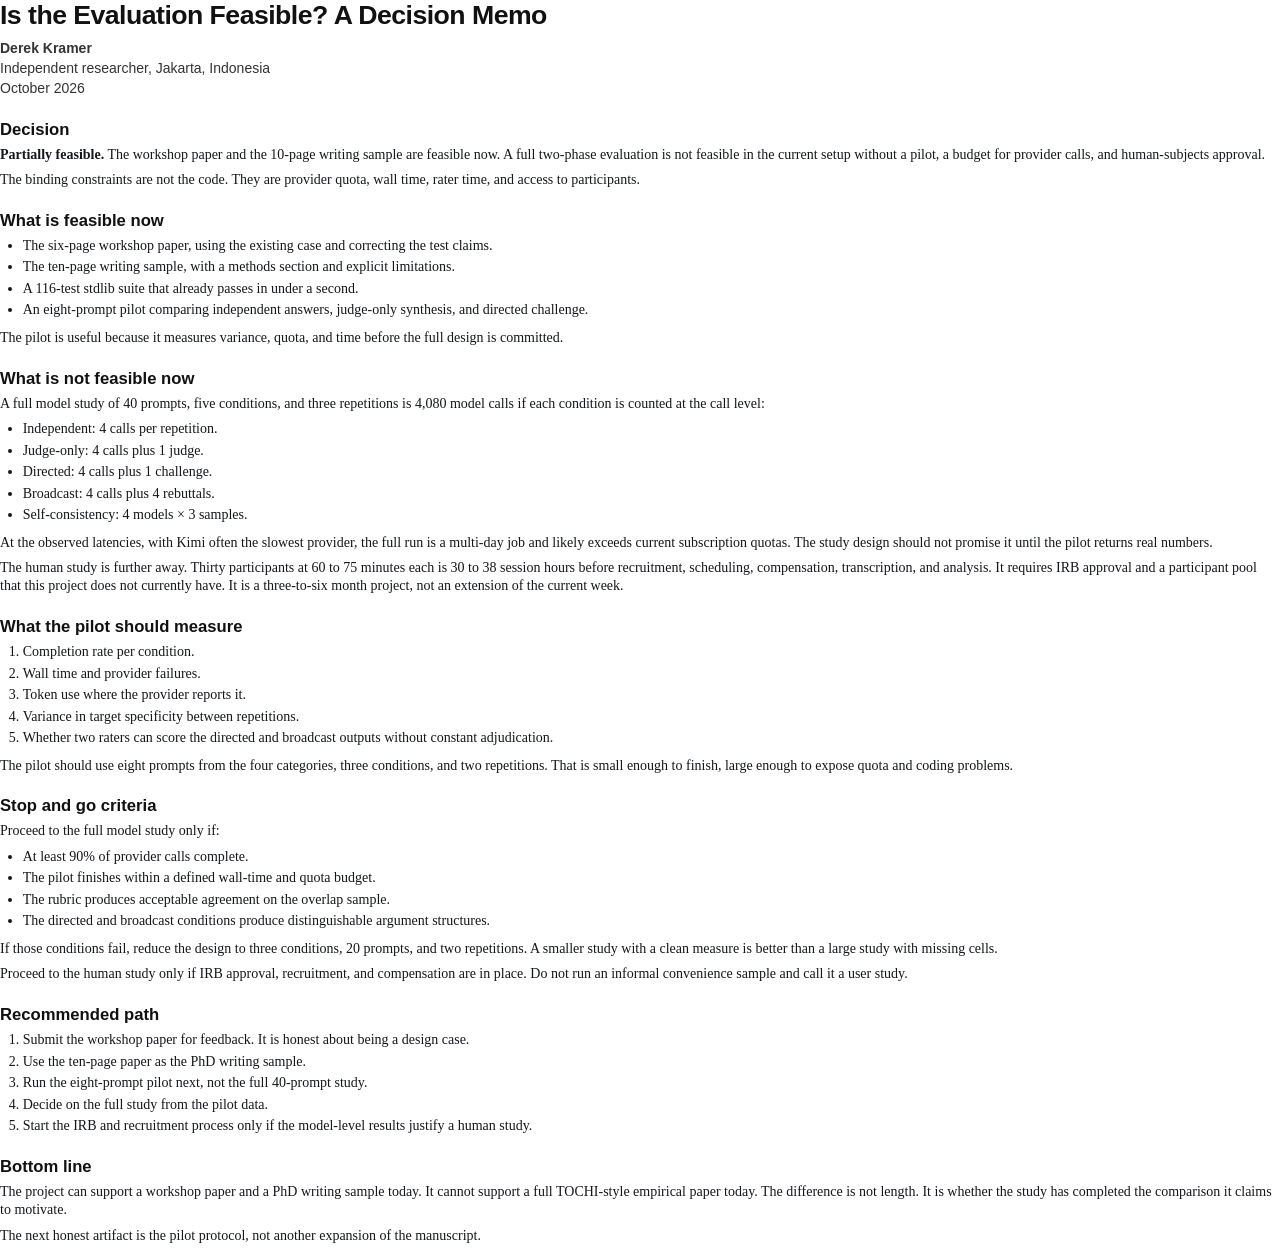
<file: EVALUATION_FEASIBILITY.html>
<!doctype html>
<html lang="en">
<head><meta charset="utf-8"><title>Evaluation Feasibility · Decision memo</title>
<style>
@page { size: Letter; margin: 0.85in 0.95in 0.8in; }
* { box-sizing: border-box; }
html { -webkit-print-color-adjust: exact; print-color-adjust: exact; }
body {
  margin: 0; color: #14171c; background: #fff;
  font-family: "Times New Roman", Times, serif;
  font-size: 10.5pt; line-height: 1.3;
}
h1 {
  font: 700 20pt/1.18 Arial, Helvetica, sans-serif;
  letter-spacing: -.02em; margin: 0 0 6pt; color: #111;
}
h1 + p { font: 10.5pt/1.4 Arial, Helvetica, sans-serif; color: #333; margin: 0 0 14pt; }
h2 {
  font: 700 12.5pt/1.25 Arial, Helvetica, sans-serif;
  margin: 16pt 0 4pt; color: #111; break-after: avoid;
}
h3 {
  font: 700 10.5pt/1.3 Arial, Helvetica, sans-serif;
  margin: 10pt 0 2pt; color: #111; break-after: avoid;
}
p { margin: 0 0 5.5pt; orphans: 2; widows: 2; }
blockquote {
  margin: 7pt 0 8pt; padding: 6pt 9pt; background: #f4f5f7;
  border-left: 2px solid #777; font-size: .95em;
}
blockquote p:last-child { margin-bottom: 0; }
ul, ol { margin: 3pt 0 7pt 17pt; padding: 0; }
li { margin: 0 0 2.5pt; }
code { font-family: "Courier New", monospace; font-size: .84em; background: #f1f2f4; padding: 0 2px; }
pre {
  font-family: "Courier New", monospace; font-size: .78em; line-height: 1.35;
  background: #f4f5f7; border: 1px solid #ddd; padding: 6pt 7pt;
  white-space: pre-wrap; word-break: break-word; margin: 5pt 0 8pt; break-inside: avoid;
}
pre code { background: none; padding: 0; }
table { width: 100%; border-collapse: collapse; margin: 5pt 0 9pt; font: 8pt/1.3 Arial, Helvetica, sans-serif; }
th { background: #222; color: #fff; text-align: left; border: 1px solid #222; padding: 3pt 4.5pt; }
td { border: 1px solid #bbb; padding: 3pt 4.5pt; vertical-align: top; }
tr:nth-child(even) td { background: #f7f7f8; }
p:has(> img) { text-align: center; margin: 8pt 0 2pt; break-inside: avoid; break-after: avoid; }
img { max-width: 88%; height: auto; border: 1px solid #bbb; }
p:has(> img) + p { break-before: avoid; break-inside: avoid; }
p > em:only-child { display: block; font-size: .9em; color: #444; margin: 2pt 0 9pt; }
.figure-block, .table-block { break-inside: avoid; page-break-inside: avoid; }
.figure-block img { margin-bottom: 2pt; }
p:has(+ pre) { break-after: avoid; }
p:has(+ table) { break-after: avoid; }
</style></head>
<body><h1>Is the Evaluation Feasible? A Decision Memo</h1>
<p><strong>Derek Kramer</strong><br>
Independent researcher, Jakarta, Indonesia<br>
October 2026</p>
<h2>Decision</h2>
<p><strong>Partially feasible.</strong> The workshop paper and the 10-page writing sample are feasible now. A full two-phase evaluation is not feasible in the current setup without a pilot, a budget for provider calls, and human-subjects approval.</p>
<p>The binding constraints are not the code. They are provider quota, wall time, rater time, and access to participants.</p>
<h2>What is feasible now</h2>
<ul>
<li>The six-page workshop paper, using the existing case and correcting the test claims.</li>
<li>The ten-page writing sample, with a methods section and explicit limitations.</li>
<li>A 116-test stdlib suite that already passes in under a second.</li>
<li>An eight-prompt pilot comparing independent answers, judge-only synthesis, and directed challenge.</li>
</ul>
<p>The pilot is useful because it measures variance, quota, and time before the full design is committed.</p>
<h2>What is not feasible now</h2>
<p>A full model study of 40 prompts, five conditions, and three repetitions is 4,080 model calls if each condition is counted at the call level:</p>
<ul>
<li>Independent: 4 calls per repetition.</li>
<li>Judge-only: 4 calls plus 1 judge.</li>
<li>Directed: 4 calls plus 1 challenge.</li>
<li>Broadcast: 4 calls plus 4 rebuttals.</li>
<li>Self-consistency: 4 models × 3 samples.</li>
</ul>
<p>At the observed latencies, with Kimi often the slowest provider, the full run is a multi-day job and likely exceeds current subscription quotas. The study design should not promise it until the pilot returns real numbers.</p>
<p>The human study is further away. Thirty participants at 60 to 75 minutes each is 30 to 38 session hours before recruitment, scheduling, compensation, transcription, and analysis. It requires IRB approval and a participant pool that this project does not currently have. It is a three-to-six month project, not an extension of the current week.</p>
<h2>What the pilot should measure</h2>
<ol>
<li>Completion rate per condition.</li>
<li>Wall time and provider failures.</li>
<li>Token use where the provider reports it.</li>
<li>Variance in target specificity between repetitions.</li>
<li>Whether two raters can score the directed and broadcast outputs without constant adjudication.</li>
</ol>
<p>The pilot should use eight prompts from the four categories, three conditions, and two repetitions. That is small enough to finish, large enough to expose quota and coding problems.</p>
<h2>Stop and go criteria</h2>
<p>Proceed to the full model study only if:</p>
<ul>
<li>At least 90% of provider calls complete.</li>
<li>The pilot finishes within a defined wall-time and quota budget.</li>
<li>The rubric produces acceptable agreement on the overlap sample.</li>
<li>The directed and broadcast conditions produce distinguishable argument structures.</li>
</ul>
<p>If those conditions fail, reduce the design to three conditions, 20 prompts, and two repetitions. A smaller study with a clean measure is better than a large study with missing cells.</p>
<p>Proceed to the human study only if IRB approval, recruitment, and compensation are in place. Do not run an informal convenience sample and call it a user study.</p>
<h2>Recommended path</h2>
<ol>
<li>Submit the workshop paper for feedback. It is honest about being a design case.</li>
<li>Use the ten-page paper as the PhD writing sample.</li>
<li>Run the eight-prompt pilot next, not the full 40-prompt study.</li>
<li>Decide on the full study from the pilot data.</li>
<li>Start the IRB and recruitment process only if the model-level results justify a human study.</li>
</ol>
<h2>Bottom line</h2>
<p>The project can support a workshop paper and a PhD writing sample today. It cannot support a full TOCHI-style empirical paper today. The difference is not length. It is whether the study has completed the comparison it claims to motivate.</p>
<p>The next honest artifact is the pilot protocol, not another expansion of the manuscript.</p></body>
</html>
</file>
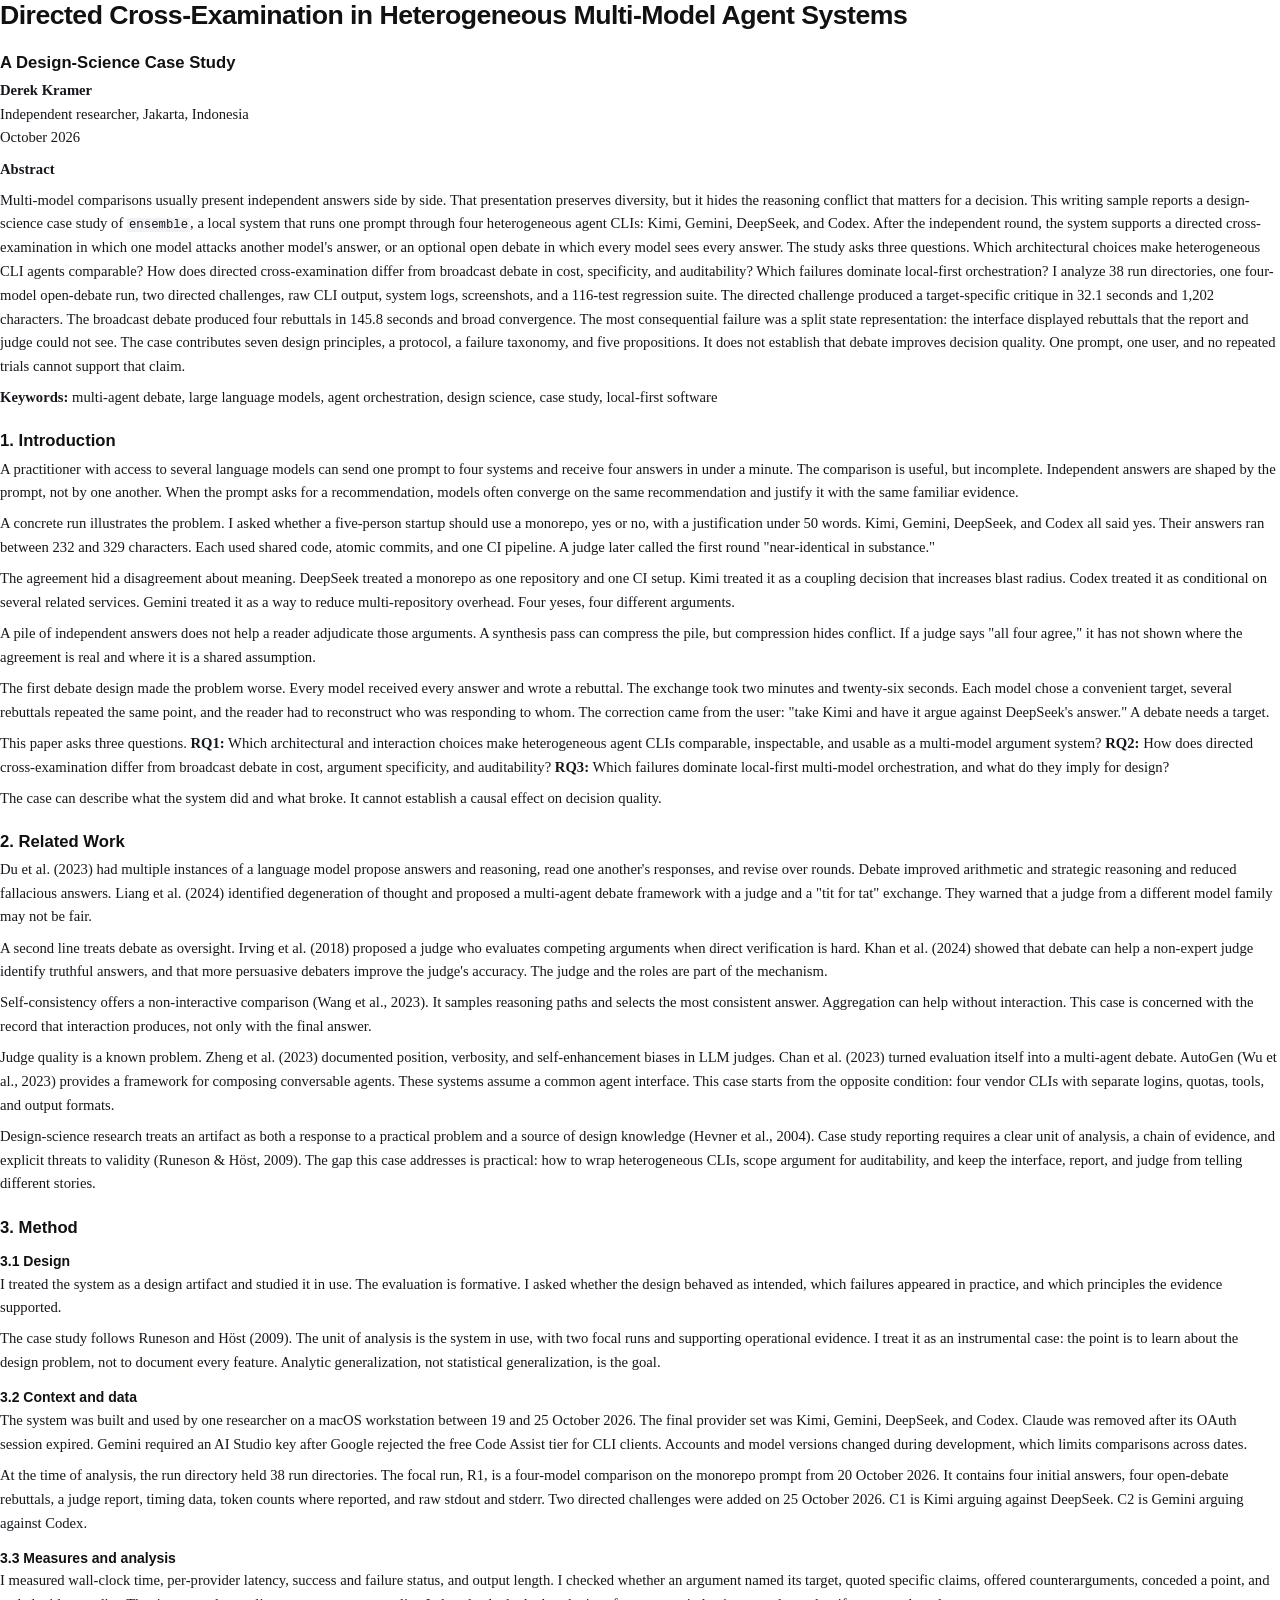
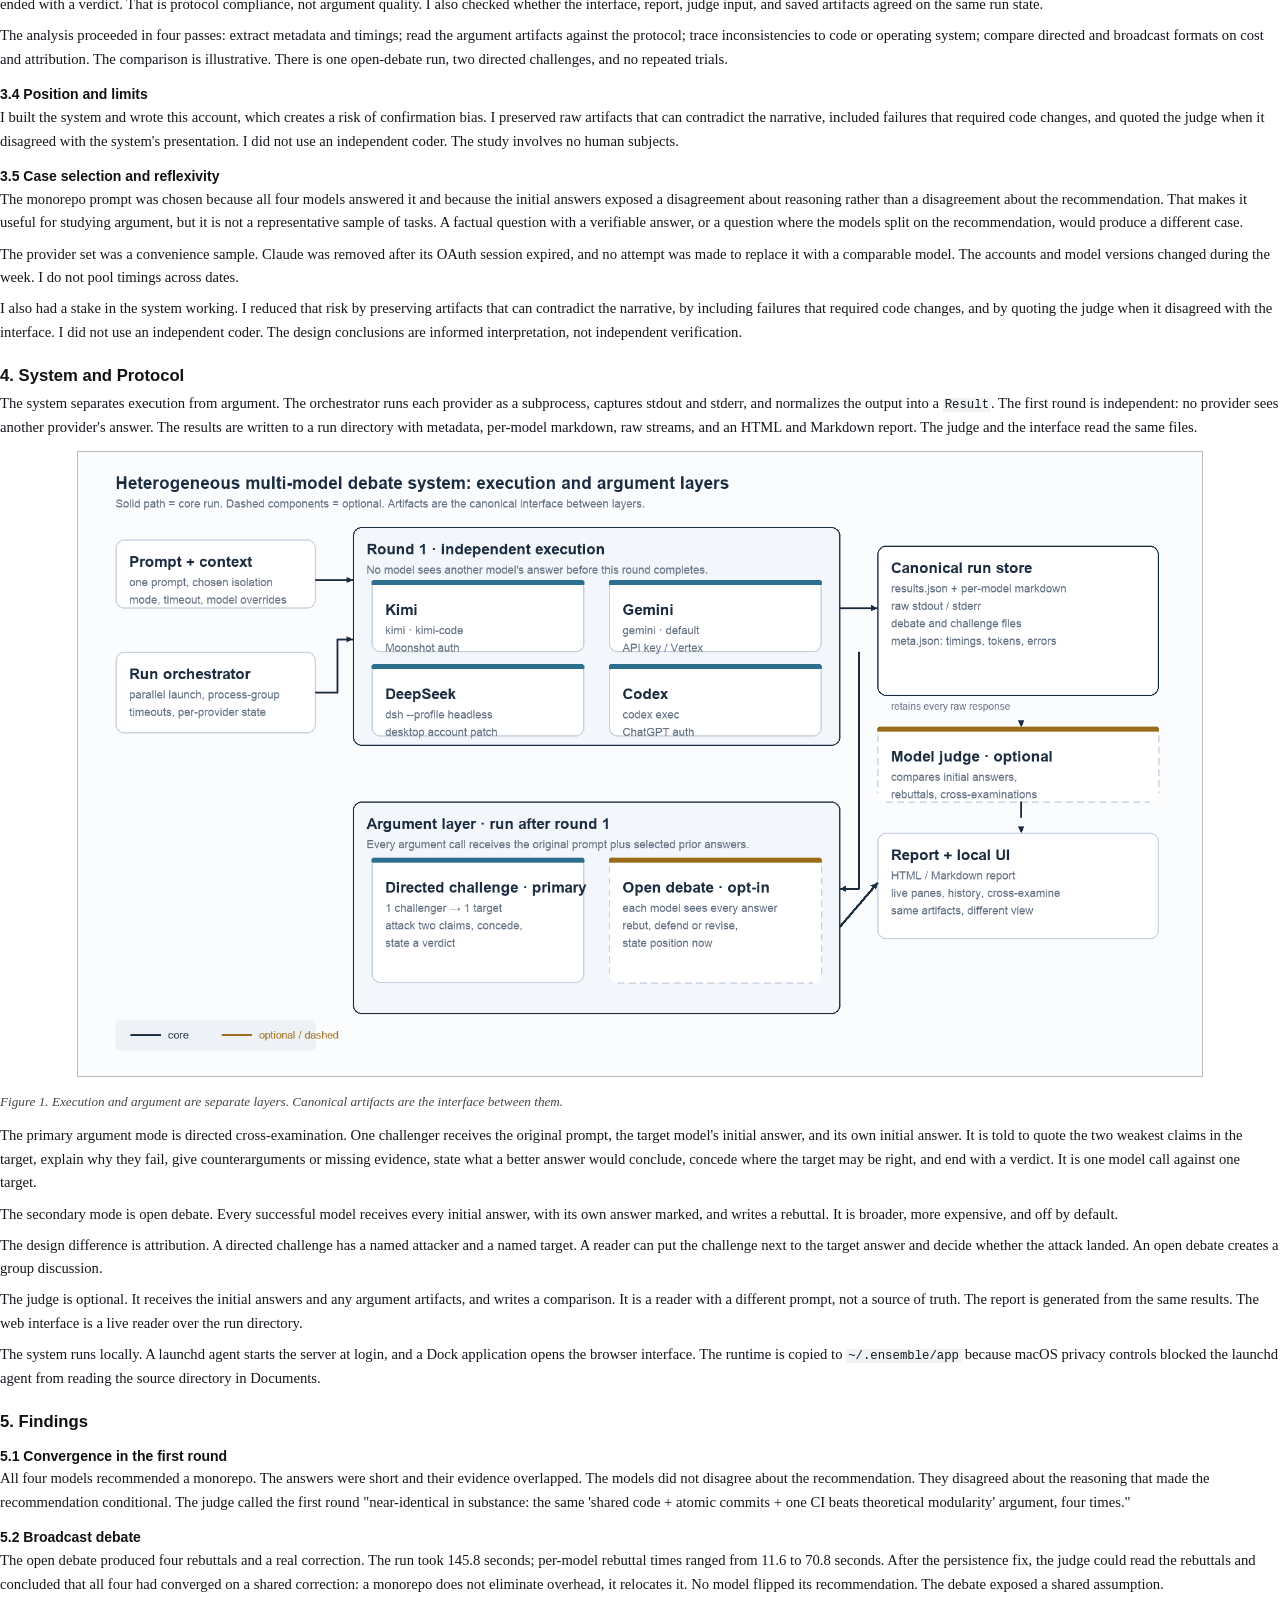
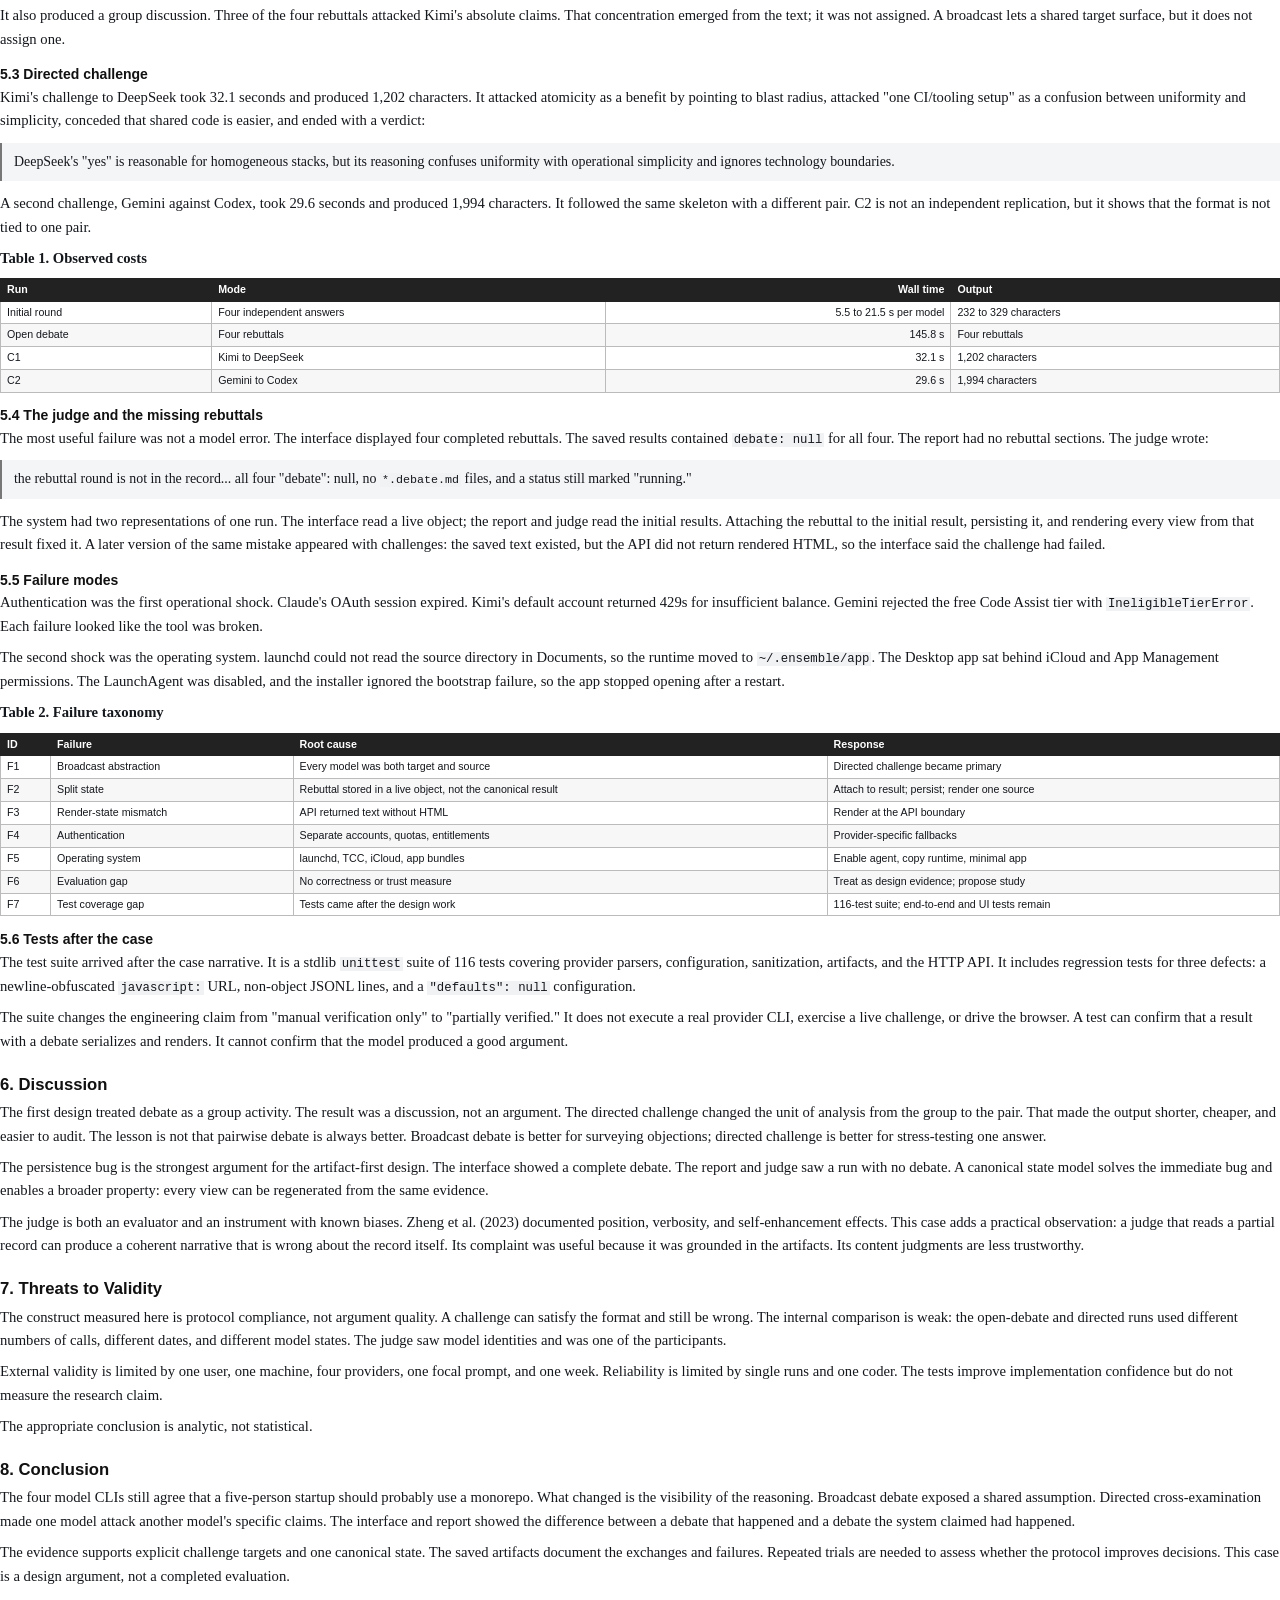
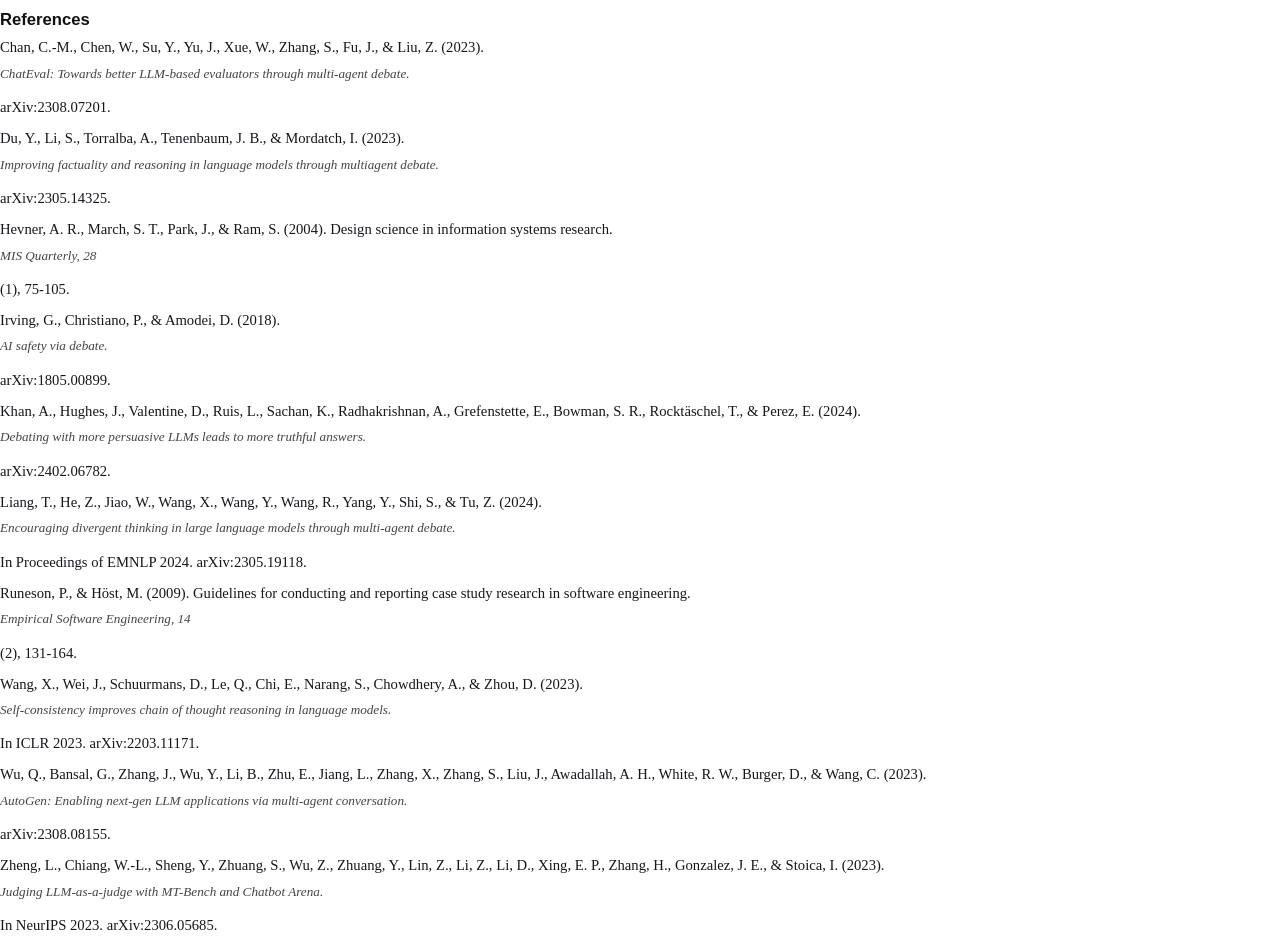
<file: PHD_WRITING_SAMPLE.html>
<!doctype html>
<html lang="en">
<head><meta charset="utf-8"><title>Directed Cross-Examination · Writing sample</title>
<style>
@page { size: Letter; margin: 1in 1in 0.85in; }
* { box-sizing: border-box; }
html { -webkit-print-color-adjust: exact; print-color-adjust: exact; }
body {
  margin: 0; color: #14171c; background: #fff;
  font-family: "Times New Roman", Times, serif;
  font-size: 11pt; line-height: 1.62;
}
h1 {
  font: 700 20pt/1.18 Arial, Helvetica, sans-serif;
  letter-spacing: -.02em; margin: 0 0 6pt; color: #111;
}
h1 + p { font: 10.5pt/1.4 Arial, Helvetica, sans-serif; color: #333; margin: 0 0 14pt; }
h2 {
  font: 700 12.5pt/1.25 Arial, Helvetica, sans-serif;
  margin: 16pt 0 4pt; color: #111; break-after: avoid;
}
h3 {
  font: 700 10.5pt/1.3 Arial, Helvetica, sans-serif;
  margin: 10pt 0 2pt; color: #111; break-after: avoid;
}
p { margin: 0 0 5.5pt; orphans: 2; widows: 2; }
blockquote {
  margin: 7pt 0 8pt; padding: 6pt 9pt; background: #f4f5f7;
  border-left: 2px solid #777; font-size: .95em;
}
blockquote p:last-child { margin-bottom: 0; }
ul, ol { margin: 3pt 0 7pt 17pt; padding: 0; }
li { margin: 0 0 2.5pt; }
code { font-family: "Courier New", monospace; font-size: .84em; background: #f1f2f4; padding: 0 2px; }
pre {
  font-family: "Courier New", monospace; font-size: .78em; line-height: 1.35;
  background: #f4f5f7; border: 1px solid #ddd; padding: 6pt 7pt;
  white-space: pre-wrap; word-break: break-word; margin: 5pt 0 8pt; break-inside: avoid;
}
pre code { background: none; padding: 0; }
table { width: 100%; border-collapse: collapse; margin: 5pt 0 9pt; font: 8pt/1.3 Arial, Helvetica, sans-serif; }
th { background: #222; color: #fff; text-align: left; border: 1px solid #222; padding: 3pt 4.5pt; }
td { border: 1px solid #bbb; padding: 3pt 4.5pt; vertical-align: top; }
tr:nth-child(even) td { background: #f7f7f8; }
p:has(> img) { text-align: center; margin: 8pt 0 2pt; break-inside: avoid; break-after: avoid; }
img { max-width: 88%; height: auto; border: 1px solid #bbb; }
p:has(> img) + p { break-before: avoid; break-inside: avoid; }
p > em:only-child { display: block; font-size: .9em; color: #444; margin: 2pt 0 9pt; }
.figure-block, .table-block { break-inside: avoid; page-break-inside: avoid; }
.figure-block img { margin-bottom: 2pt; }
p:has(+ pre) { break-after: avoid; }
p:has(+ table) { break-after: avoid; }
</style></head>
<body><h1>Directed Cross-Examination in Heterogeneous Multi-Model Agent Systems</h1>
<h2>A Design-Science Case Study</h2>
<p><strong>Derek Kramer</strong><br>
Independent researcher, Jakarta, Indonesia<br>
October 2026</p>
<p><strong>Abstract</strong></p>
<p>Multi-model comparisons usually present independent answers side by side. That presentation preserves diversity, but it hides the reasoning conflict that matters for a decision. This writing sample reports a design-science case study of <code>ensemble</code>, a local system that runs one prompt through four heterogeneous agent CLIs: Kimi, Gemini, DeepSeek, and Codex. After the independent round, the system supports a directed cross-examination in which one model attacks another model's answer, or an optional open debate in which every model sees every answer. The study asks three questions. Which architectural choices make heterogeneous CLI agents comparable? How does directed cross-examination differ from broadcast debate in cost, specificity, and auditability? Which failures dominate local-first orchestration? I analyze 38 run directories, one four-model open-debate run, two directed challenges, raw CLI output, system logs, screenshots, and a 116-test regression suite. The directed challenge produced a target-specific critique in 32.1 seconds and 1,202 characters. The broadcast debate produced four rebuttals in 145.8 seconds and broad convergence. The most consequential failure was a split state representation: the interface displayed rebuttals that the report and judge could not see. The case contributes seven design principles, a protocol, a failure taxonomy, and five propositions. It does not establish that debate improves decision quality. One prompt, one user, and no repeated trials cannot support that claim.</p>
<p><strong>Keywords:</strong> multi-agent debate, large language models, agent orchestration, design science, case study, local-first software</p>
<h2>1. Introduction</h2>
<p>A practitioner with access to several language models can send one prompt to four systems and receive four answers in under a minute. The comparison is useful, but incomplete. Independent answers are shaped by the prompt, not by one another. When the prompt asks for a recommendation, models often converge on the same recommendation and justify it with the same familiar evidence.</p>
<p>A concrete run illustrates the problem. I asked whether a five-person startup should use a monorepo, yes or no, with a justification under 50 words. Kimi, Gemini, DeepSeek, and Codex all said yes. Their answers ran between 232 and 329 characters. Each used shared code, atomic commits, and one CI pipeline. A judge later called the first round "near-identical in substance."</p>
<p>The agreement hid a disagreement about meaning. DeepSeek treated a monorepo as one repository and one CI setup. Kimi treated it as a coupling decision that increases blast radius. Codex treated it as conditional on several related services. Gemini treated it as a way to reduce multi-repository overhead. Four yeses, four different arguments.</p>
<p>A pile of independent answers does not help a reader adjudicate those arguments. A synthesis pass can compress the pile, but compression hides conflict. If a judge says "all four agree," it has not shown where the agreement is real and where it is a shared assumption.</p>
<p>The first debate design made the problem worse. Every model received every answer and wrote a rebuttal. The exchange took two minutes and twenty-six seconds. Each model chose a convenient target, several rebuttals repeated the same point, and the reader had to reconstruct who was responding to whom. The correction came from the user: "take Kimi and have it argue against DeepSeek's answer." A debate needs a target.</p>
<p>This paper asks three questions. <strong>RQ1:</strong> Which architectural and interaction choices make heterogeneous agent CLIs comparable, inspectable, and usable as a multi-model argument system? <strong>RQ2:</strong> How does directed cross-examination differ from broadcast debate in cost, argument specificity, and auditability? <strong>RQ3:</strong> Which failures dominate local-first multi-model orchestration, and what do they imply for design?</p>
<p>The case can describe what the system did and what broke. It cannot establish a causal effect on decision quality.</p>
<h2>2. Related Work</h2>
<p>Du et al. (2023) had multiple instances of a language model propose answers and reasoning, read one another's responses, and revise over rounds. Debate improved arithmetic and strategic reasoning and reduced fallacious answers. Liang et al. (2024) identified degeneration of thought and proposed a multi-agent debate framework with a judge and a "tit for tat" exchange. They warned that a judge from a different model family may not be fair.</p>
<p>A second line treats debate as oversight. Irving et al. (2018) proposed a judge who evaluates competing arguments when direct verification is hard. Khan et al. (2024) showed that debate can help a non-expert judge identify truthful answers, and that more persuasive debaters improve the judge's accuracy. The judge and the roles are part of the mechanism.</p>
<p>Self-consistency offers a non-interactive comparison (Wang et al., 2023). It samples reasoning paths and selects the most consistent answer. Aggregation can help without interaction. This case is concerned with the record that interaction produces, not only with the final answer.</p>
<p>Judge quality is a known problem. Zheng et al. (2023) documented position, verbosity, and self-enhancement biases in LLM judges. Chan et al. (2023) turned evaluation itself into a multi-agent debate. AutoGen (Wu et al., 2023) provides a framework for composing conversable agents. These systems assume a common agent interface. This case starts from the opposite condition: four vendor CLIs with separate logins, quotas, tools, and output formats.</p>
<p>Design-science research treats an artifact as both a response to a practical problem and a source of design knowledge (Hevner et al., 2004). Case study reporting requires a clear unit of analysis, a chain of evidence, and explicit threats to validity (Runeson &amp; Höst, 2009). The gap this case addresses is practical: how to wrap heterogeneous CLIs, scope argument for auditability, and keep the interface, report, and judge from telling different stories.</p>
<h2>3. Method</h2>
<h3>3.1 Design</h3>
<p>I treated the system as a design artifact and studied it in use. The evaluation is formative. I asked whether the design behaved as intended, which failures appeared in practice, and which principles the evidence supported.</p>
<p>The case study follows Runeson and Höst (2009). The unit of analysis is the system in use, with two focal runs and supporting operational evidence. I treat it as an instrumental case: the point is to learn about the design problem, not to document every feature. Analytic generalization, not statistical generalization, is the goal.</p>
<h3>3.2 Context and data</h3>
<p>The system was built and used by one researcher on a macOS workstation between 19 and 25 October 2026. The final provider set was Kimi, Gemini, DeepSeek, and Codex. Claude was removed after its OAuth session expired. Gemini required an AI Studio key after Google rejected the free Code Assist tier for CLI clients. Accounts and model versions changed during development, which limits comparisons across dates.</p>
<p>At the time of analysis, the run directory held 38 run directories. The focal run, R1, is a four-model comparison on the monorepo prompt from 20 October 2026. It contains four initial answers, four open-debate rebuttals, a judge report, timing data, token counts where reported, and raw stdout and stderr. Two directed challenges were added on 25 October 2026. C1 is Kimi arguing against DeepSeek. C2 is Gemini arguing against Codex.</p>
<h3>3.3 Measures and analysis</h3>
<p>I measured wall-clock time, per-provider latency, success and failure status, and output length. I checked whether an argument named its target, quoted specific claims, offered counterarguments, conceded a point, and ended with a verdict. That is protocol compliance, not argument quality. I also checked whether the interface, report, judge input, and saved artifacts agreed on the same run state.</p>
<p>The analysis proceeded in four passes: extract metadata and timings; read the argument artifacts against the protocol; trace inconsistencies to code or operating system; compare directed and broadcast formats on cost and attribution. The comparison is illustrative. There is one open-debate run, two directed challenges, and no repeated trials.</p>
<h3>3.4 Position and limits</h3>
<p>I built the system and wrote this account, which creates a risk of confirmation bias. I preserved raw artifacts that can contradict the narrative, included failures that required code changes, and quoted the judge when it disagreed with the system's presentation. I did not use an independent coder. The study involves no human subjects.</p>
<h3>3.5 Case selection and reflexivity</h3>
<p>The monorepo prompt was chosen because all four models answered it and because the initial answers exposed a disagreement about reasoning rather than a disagreement about the recommendation. That makes it useful for studying argument, but it is not a representative sample of tasks. A factual question with a verifiable answer, or a question where the models split on the recommendation, would produce a different case.</p>
<p>The provider set was a convenience sample. Claude was removed after its OAuth session expired, and no attempt was made to replace it with a comparable model. The accounts and model versions changed during the week. I do not pool timings across dates.</p>
<p>I also had a stake in the system working. I reduced that risk by preserving artifacts that can contradict the narrative, by including failures that required code changes, and by quoting the judge when it disagreed with the interface. I did not use an independent coder. The design conclusions are informed interpretation, not independent verification.</p>
<h2>4. System and Protocol</h2>
<p>The system separates execution from argument. The orchestrator runs each provider as a subprocess, captures stdout and stderr, and normalizes the output into a <code>Result</code>. The first round is independent: no provider sees another provider's answer. The results are written to a run directory with metadata, per-model markdown, raw streams, and an HTML and Markdown report. The judge and the interface read the same files.</p>
<div class="figure-block"><p><img alt="System architecture" src="docs/case-architecture.png"></p>
<p><em>Figure 1. Execution and argument are separate layers. Canonical artifacts are the interface between them.</em></p></div>
<p>The primary argument mode is directed cross-examination. One challenger receives the original prompt, the target model's initial answer, and its own initial answer. It is told to quote the two weakest claims in the target, explain why they fail, give counterarguments or missing evidence, state what a better answer would conclude, concede where the target may be right, and end with a verdict. It is one model call against one target.</p>
<p>The secondary mode is open debate. Every successful model receives every initial answer, with its own answer marked, and writes a rebuttal. It is broader, more expensive, and off by default.</p>
<p>The design difference is attribution. A directed challenge has a named attacker and a named target. A reader can put the challenge next to the target answer and decide whether the attack landed. An open debate creates a group discussion.</p>
<p>The judge is optional. It receives the initial answers and any argument artifacts, and writes a comparison. It is a reader with a different prompt, not a source of truth. The report is generated from the same results. The web interface is a live reader over the run directory.</p>
<p>The system runs locally. A launchd agent starts the server at login, and a Dock application opens the browser interface. The runtime is copied to <code>~/.ensemble/app</code> because macOS privacy controls blocked the launchd agent from reading the source directory in Documents.</p>
<h2>5. Findings</h2>
<h3>5.1 Convergence in the first round</h3>
<p>All four models recommended a monorepo. The answers were short and their evidence overlapped. The models did not disagree about the recommendation. They disagreed about the reasoning that made the recommendation conditional. The judge called the first round "near-identical in substance: the same 'shared code + atomic commits + one CI beats theoretical modularity' argument, four times."</p>
<h3>5.2 Broadcast debate</h3>
<p>The open debate produced four rebuttals and a real correction. The run took 145.8 seconds; per-model rebuttal times ranged from 11.6 to 70.8 seconds. After the persistence fix, the judge could read the rebuttals and concluded that all four had converged on a shared correction: a monorepo does not eliminate overhead, it relocates it. No model flipped its recommendation. The debate exposed a shared assumption.</p>
<p>It also produced a group discussion. Three of the four rebuttals attacked Kimi's absolute claims. That concentration emerged from the text; it was not assigned. A broadcast lets a shared target surface, but it does not assign one.</p>
<h3>5.3 Directed challenge</h3>
<p>Kimi's challenge to DeepSeek took 32.1 seconds and produced 1,202 characters. It attacked atomicity as a benefit by pointing to blast radius, attacked "one CI/tooling setup" as a confusion between uniformity and simplicity, conceded that shared code is easier, and ended with a verdict:</p>
<blockquote>
<p>DeepSeek's "yes" is reasonable for homogeneous stacks, but its reasoning confuses uniformity with operational simplicity and ignores technology boundaries.</p>
</blockquote>
<p>A second challenge, Gemini against Codex, took 29.6 seconds and produced 1,994 characters. It followed the same skeleton with a different pair. C2 is not an independent replication, but it shows that the format is not tied to one pair.</p>
<div class="table-block"><p><strong>Table 1. Observed costs</strong></p>
<table>
<thead>
<tr>
<th>Run</th>
<th>Mode</th>
<th style="text-align: right;">Wall time</th>
<th>Output</th>
</tr>
</thead>
<tbody>
<tr>
<td>Initial round</td>
<td>Four independent answers</td>
<td style="text-align: right;">5.5 to 21.5 s per model</td>
<td>232 to 329 characters</td>
</tr>
<tr>
<td>Open debate</td>
<td>Four rebuttals</td>
<td style="text-align: right;">145.8 s</td>
<td>Four rebuttals</td>
</tr>
<tr>
<td>C1</td>
<td>Kimi to DeepSeek</td>
<td style="text-align: right;">32.1 s</td>
<td>1,202 characters</td>
</tr>
<tr>
<td>C2</td>
<td>Gemini to Codex</td>
<td style="text-align: right;">29.6 s</td>
<td>1,994 characters</td>
</tr>
</tbody>
</table></div>
<h3>5.4 The judge and the missing rebuttals</h3>
<p>The most useful failure was not a model error. The interface displayed four completed rebuttals. The saved results contained <code>debate: null</code> for all four. The report had no rebuttal sections. The judge wrote:</p>
<blockquote>
<p>the rebuttal round is not in the record... all four "debate": null, no <code>*.debate.md</code> files, and a status still marked "running."</p>
</blockquote>
<p>The system had two representations of one run. The interface read a live object; the report and judge read the initial results. Attaching the rebuttal to the initial result, persisting it, and rendering every view from that result fixed it. A later version of the same mistake appeared with challenges: the saved text existed, but the API did not return rendered HTML, so the interface said the challenge had failed.</p>
<h3>5.5 Failure modes</h3>
<p>Authentication was the first operational shock. Claude's OAuth session expired. Kimi's default account returned 429s for insufficient balance. Gemini rejected the free Code Assist tier with <code>IneligibleTierError</code>. Each failure looked like the tool was broken.</p>
<p>The second shock was the operating system. launchd could not read the source directory in Documents, so the runtime moved to <code>~/.ensemble/app</code>. The Desktop app sat behind iCloud and App Management permissions. The LaunchAgent was disabled, and the installer ignored the bootstrap failure, so the app stopped opening after a restart.</p>
<div class="table-block"><p><strong>Table 2. Failure taxonomy</strong></p>
<table>
<thead>
<tr>
<th>ID</th>
<th>Failure</th>
<th>Root cause</th>
<th>Response</th>
</tr>
</thead>
<tbody>
<tr>
<td>F1</td>
<td>Broadcast abstraction</td>
<td>Every model was both target and source</td>
<td>Directed challenge became primary</td>
</tr>
<tr>
<td>F2</td>
<td>Split state</td>
<td>Rebuttal stored in a live object, not the canonical result</td>
<td>Attach to result; persist; render one source</td>
</tr>
<tr>
<td>F3</td>
<td>Render-state mismatch</td>
<td>API returned text without HTML</td>
<td>Render at the API boundary</td>
</tr>
<tr>
<td>F4</td>
<td>Authentication</td>
<td>Separate accounts, quotas, entitlements</td>
<td>Provider-specific fallbacks</td>
</tr>
<tr>
<td>F5</td>
<td>Operating system</td>
<td>launchd, TCC, iCloud, app bundles</td>
<td>Enable agent, copy runtime, minimal app</td>
</tr>
<tr>
<td>F6</td>
<td>Evaluation gap</td>
<td>No correctness or trust measure</td>
<td>Treat as design evidence; propose study</td>
</tr>
<tr>
<td>F7</td>
<td>Test coverage gap</td>
<td>Tests came after the design work</td>
<td>116-test suite; end-to-end and UI tests remain</td>
</tr>
</tbody>
</table></div>
<h3>5.6 Tests after the case</h3>
<p>The test suite arrived after the case narrative. It is a stdlib <code>unittest</code> suite of 116 tests covering provider parsers, configuration, sanitization, artifacts, and the HTTP API. It includes regression tests for three defects: a newline-obfuscated <code>javascript:</code> URL, non-object JSONL lines, and a <code>"defaults": null</code> configuration.</p>
<p>The suite changes the engineering claim from "manual verification only" to "partially verified." It does not execute a real provider CLI, exercise a live challenge, or drive the browser. A test can confirm that a result with a debate serializes and renders. It cannot confirm that the model produced a good argument.</p>
<h2>6. Discussion</h2>
<p>The first design treated debate as a group activity. The result was a discussion, not an argument. The directed challenge changed the unit of analysis from the group to the pair. That made the output shorter, cheaper, and easier to audit. The lesson is not that pairwise debate is always better. Broadcast debate is better for surveying objections; directed challenge is better for stress-testing one answer.</p>
<p>The persistence bug is the strongest argument for the artifact-first design. The interface showed a complete debate. The report and judge saw a run with no debate. A canonical state model solves the immediate bug and enables a broader property: every view can be regenerated from the same evidence.</p>
<p>The judge is both an evaluator and an instrument with known biases. Zheng et al. (2023) documented position, verbosity, and self-enhancement effects. This case adds a practical observation: a judge that reads a partial record can produce a coherent narrative that is wrong about the record itself. Its complaint was useful because it was grounded in the artifacts. Its content judgments are less trustworthy.</p>
<h2>7. Threats to Validity</h2>
<p>The construct measured here is protocol compliance, not argument quality. A challenge can satisfy the format and still be wrong. The internal comparison is weak: the open-debate and directed runs used different numbers of calls, different dates, and different model states. The judge saw model identities and was one of the participants.</p>
<p>External validity is limited by one user, one machine, four providers, one focal prompt, and one week. Reliability is limited by single runs and one coder. The tests improve implementation confidence but do not measure the research claim.</p>
<p>The appropriate conclusion is analytic, not statistical.</p>
<h2>8. Conclusion</h2>
<p>The four model CLIs still agree that a five-person startup should probably use a monorepo. What changed is the visibility of the reasoning. Broadcast debate exposed a shared assumption. Directed cross-examination made one model attack another model's specific claims. The interface and report showed the difference between a debate that happened and a debate the system claimed had happened.</p>
<p>The evidence supports explicit challenge targets and one canonical state. The saved artifacts document the exchanges and failures. Repeated trials are needed to assess whether the protocol improves decisions. This case is a design argument, not a completed evaluation.</p>
<h2>References</h2>
<p>Chan, C.-M., Chen, W., Su, Y., Yu, J., Xue, W., Zhang, S., Fu, J., &amp; Liu, Z. (2023). <em>ChatEval: Towards better LLM-based evaluators through multi-agent debate.</em> arXiv:2308.07201.</p>
<p>Du, Y., Li, S., Torralba, A., Tenenbaum, J. B., &amp; Mordatch, I. (2023). <em>Improving factuality and reasoning in language models through multiagent debate.</em> arXiv:2305.14325.</p>
<p>Hevner, A. R., March, S. T., Park, J., &amp; Ram, S. (2004). Design science in information systems research. <em>MIS Quarterly, 28</em>(1), 75-105.</p>
<p>Irving, G., Christiano, P., &amp; Amodei, D. (2018). <em>AI safety via debate.</em> arXiv:1805.00899.</p>
<p>Khan, A., Hughes, J., Valentine, D., Ruis, L., Sachan, K., Radhakrishnan, A., Grefenstette, E., Bowman, S. R., Rocktäschel, T., &amp; Perez, E. (2024). <em>Debating with more persuasive LLMs leads to more truthful answers.</em> arXiv:2402.06782.</p>
<p>Liang, T., He, Z., Jiao, W., Wang, X., Wang, Y., Wang, R., Yang, Y., Shi, S., &amp; Tu, Z. (2024). <em>Encouraging divergent thinking in large language models through multi-agent debate.</em> In Proceedings of EMNLP 2024. arXiv:2305.19118.</p>
<p>Runeson, P., &amp; Höst, M. (2009). Guidelines for conducting and reporting case study research in software engineering. <em>Empirical Software Engineering, 14</em>(2), 131-164.</p>
<p>Wang, X., Wei, J., Schuurmans, D., Le, Q., Chi, E., Narang, S., Chowdhery, A., &amp; Zhou, D. (2023). <em>Self-consistency improves chain of thought reasoning in language models.</em> In ICLR 2023. arXiv:2203.11171.</p>
<p>Wu, Q., Bansal, G., Zhang, J., Wu, Y., Li, B., Zhu, E., Jiang, L., Zhang, X., Zhang, S., Liu, J., Awadallah, A. H., White, R. W., Burger, D., &amp; Wang, C. (2023). <em>AutoGen: Enabling next-gen LLM applications via multi-agent conversation.</em> arXiv:2308.08155.</p>
<p>Zheng, L., Chiang, W.-L., Sheng, Y., Zhuang, S., Wu, Z., Zhuang, Y., Lin, Z., Li, Z., Li, D., Xing, E. P., Zhang, H., Gonzalez, J. E., &amp; Stoica, I. (2023). <em>Judging LLM-as-a-judge with MT-Bench and Chatbot Arena.</em> In NeurIPS 2023. arXiv:2306.05685.</p></body>
</html>
</file>
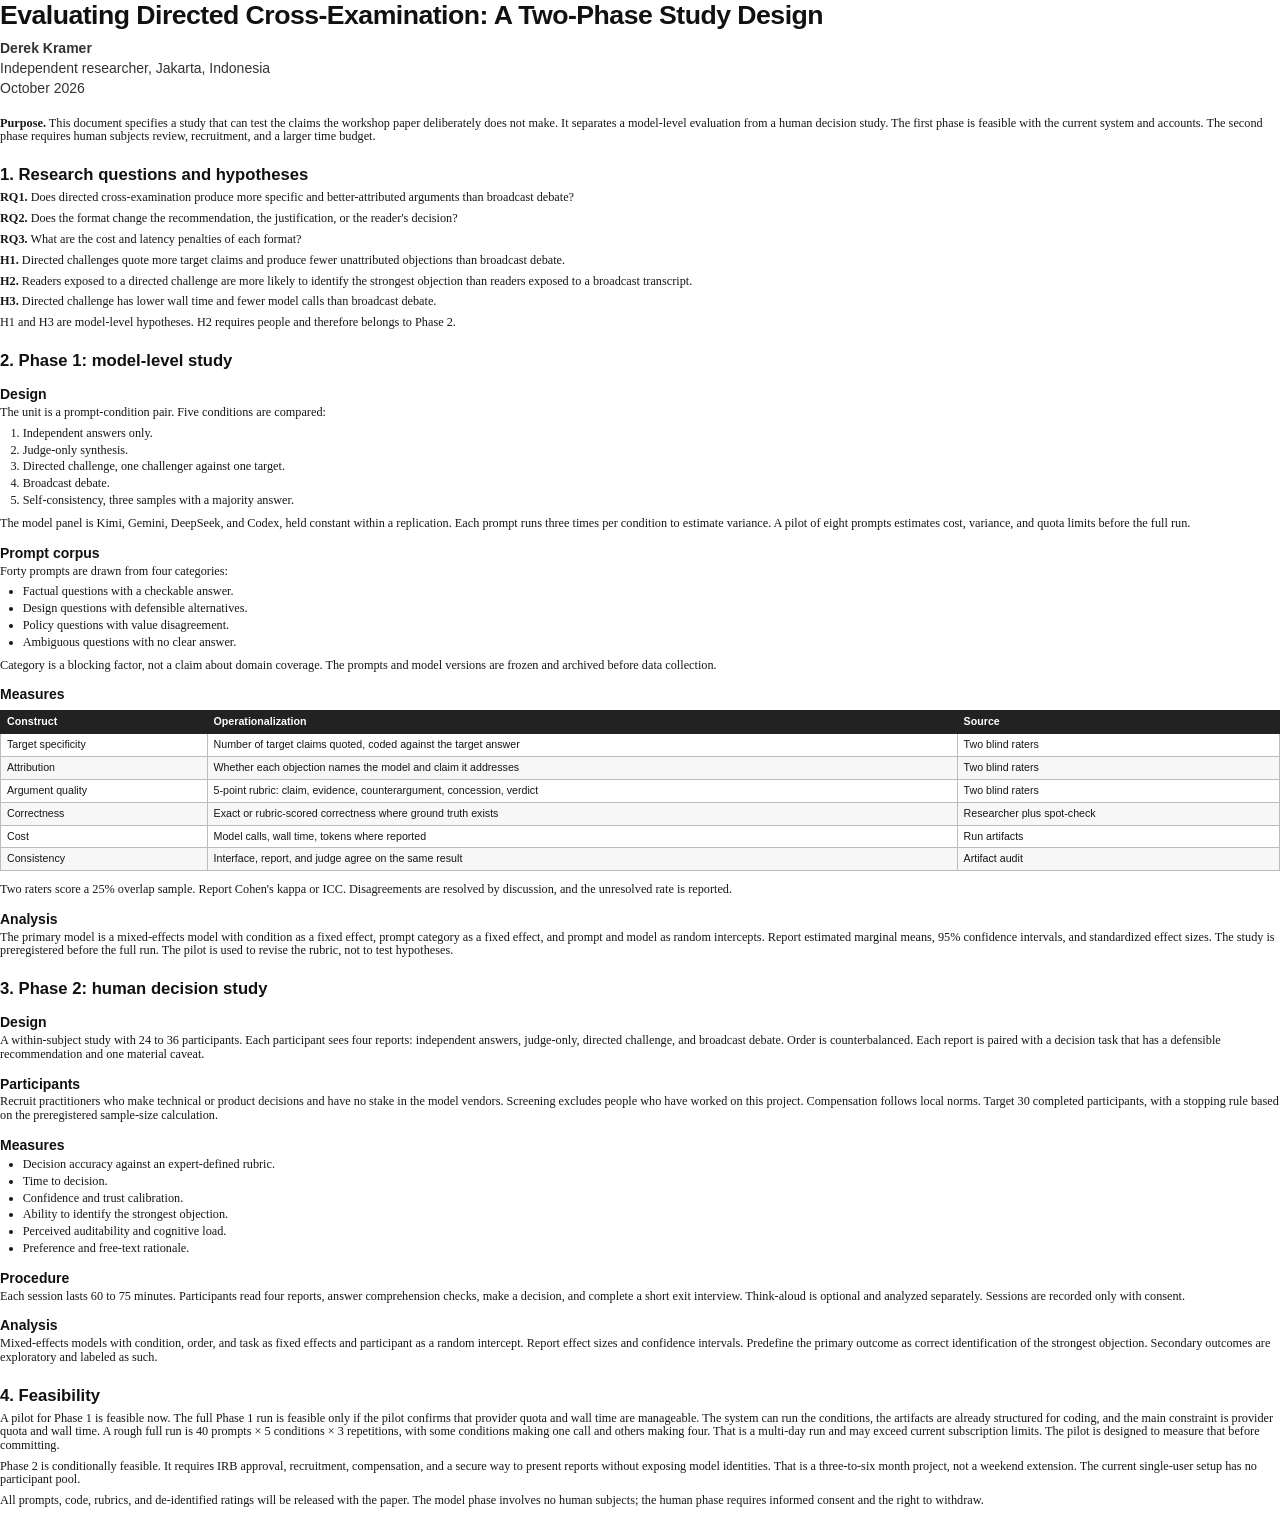
<file: STUDY_DESIGN.html>
<!doctype html>
<html lang="en">
<head><meta charset="utf-8"><title>Evaluating Directed Cross-Examination · Study design</title>
<style>
@page { size: Letter; margin: 0.8in 0.9in 0.75in; }
* { box-sizing: border-box; }
html { -webkit-print-color-adjust: exact; print-color-adjust: exact; }
body {
  margin: 0; color: #14171c; background: #fff;
  font-family: "Times New Roman", Times, serif;
  font-size: 9.2pt; line-height: 1.1;
}
h1 {
  font: 700 20pt/1.18 Arial, Helvetica, sans-serif;
  letter-spacing: -.02em; margin: 0 0 6pt; color: #111;
}
h1 + p { font: 10.5pt/1.4 Arial, Helvetica, sans-serif; color: #333; margin: 0 0 14pt; }
h2 {
  font: 700 12.5pt/1.25 Arial, Helvetica, sans-serif;
  margin: 16pt 0 4pt; color: #111; break-after: avoid;
}
h3 {
  font: 700 10.5pt/1.3 Arial, Helvetica, sans-serif;
  margin: 10pt 0 2pt; color: #111; break-after: avoid;
}
p { margin: 0 0 5.5pt; orphans: 2; widows: 2; }
blockquote {
  margin: 7pt 0 8pt; padding: 6pt 9pt; background: #f4f5f7;
  border-left: 2px solid #777; font-size: .95em;
}
blockquote p:last-child { margin-bottom: 0; }
ul, ol { margin: 3pt 0 7pt 17pt; padding: 0; }
li { margin: 0 0 2.5pt; }
code { font-family: "Courier New", monospace; font-size: .84em; background: #f1f2f4; padding: 0 2px; }
pre {
  font-family: "Courier New", monospace; font-size: .78em; line-height: 1.35;
  background: #f4f5f7; border: 1px solid #ddd; padding: 6pt 7pt;
  white-space: pre-wrap; word-break: break-word; margin: 5pt 0 8pt; break-inside: avoid;
}
pre code { background: none; padding: 0; }
table { width: 100%; border-collapse: collapse; margin: 5pt 0 9pt; font: 8pt/1.3 Arial, Helvetica, sans-serif; }
th { background: #222; color: #fff; text-align: left; border: 1px solid #222; padding: 3pt 4.5pt; }
td { border: 1px solid #bbb; padding: 3pt 4.5pt; vertical-align: top; }
tr:nth-child(even) td { background: #f7f7f8; }
p:has(> img) { text-align: center; margin: 8pt 0 2pt; break-inside: avoid; break-after: avoid; }
img { max-width: 88%; height: auto; border: 1px solid #bbb; }
p:has(> img) + p { break-before: avoid; break-inside: avoid; }
p > em:only-child { display: block; font-size: .9em; color: #444; margin: 2pt 0 9pt; }
.figure-block, .table-block { break-inside: avoid; page-break-inside: avoid; }
.figure-block img { margin-bottom: 2pt; }
p:has(+ pre) { break-after: avoid; }
p:has(+ table) { break-after: avoid; }
</style></head>
<body><h1>Evaluating Directed Cross-Examination: A Two-Phase Study Design</h1>
<p><strong>Derek Kramer</strong><br>
Independent researcher, Jakarta, Indonesia<br>
October 2026</p>
<p><strong>Purpose.</strong> This document specifies a study that can test the claims the workshop paper deliberately does not make. It separates a model-level evaluation from a human decision study. The first phase is feasible with the current system and accounts. The second phase requires human subjects review, recruitment, and a larger time budget.</p>
<h2>1. Research questions and hypotheses</h2>
<p><strong>RQ1.</strong> Does directed cross-examination produce more specific and better-attributed arguments than broadcast debate?</p>
<p><strong>RQ2.</strong> Does the format change the recommendation, the justification, or the reader's decision?</p>
<p><strong>RQ3.</strong> What are the cost and latency penalties of each format?</p>
<p><strong>H1.</strong> Directed challenges quote more target claims and produce fewer unattributed objections than broadcast debate.</p>
<p><strong>H2.</strong> Readers exposed to a directed challenge are more likely to identify the strongest objection than readers exposed to a broadcast transcript.</p>
<p><strong>H3.</strong> Directed challenge has lower wall time and fewer model calls than broadcast debate.</p>
<p>H1 and H3 are model-level hypotheses. H2 requires people and therefore belongs to Phase 2.</p>
<h2>2. Phase 1: model-level study</h2>
<h3>Design</h3>
<p>The unit is a prompt-condition pair. Five conditions are compared:</p>
<ol>
<li>Independent answers only.</li>
<li>Judge-only synthesis.</li>
<li>Directed challenge, one challenger against one target.</li>
<li>Broadcast debate.</li>
<li>Self-consistency, three samples with a majority answer.</li>
</ol>
<p>The model panel is Kimi, Gemini, DeepSeek, and Codex, held constant within a replication. Each prompt runs three times per condition to estimate variance. A pilot of eight prompts estimates cost, variance, and quota limits before the full run.</p>
<h3>Prompt corpus</h3>
<p>Forty prompts are drawn from four categories:</p>
<ul>
<li>Factual questions with a checkable answer.</li>
<li>Design questions with defensible alternatives.</li>
<li>Policy questions with value disagreement.</li>
<li>Ambiguous questions with no clear answer.</li>
</ul>
<p>Category is a blocking factor, not a claim about domain coverage. The prompts and model versions are frozen and archived before data collection.</p>
<h3>Measures</h3>
<table>
<thead>
<tr>
<th>Construct</th>
<th>Operationalization</th>
<th>Source</th>
</tr>
</thead>
<tbody>
<tr>
<td>Target specificity</td>
<td>Number of target claims quoted, coded against the target answer</td>
<td>Two blind raters</td>
</tr>
<tr>
<td>Attribution</td>
<td>Whether each objection names the model and claim it addresses</td>
<td>Two blind raters</td>
</tr>
<tr>
<td>Argument quality</td>
<td>5-point rubric: claim, evidence, counterargument, concession, verdict</td>
<td>Two blind raters</td>
</tr>
<tr>
<td>Correctness</td>
<td>Exact or rubric-scored correctness where ground truth exists</td>
<td>Researcher plus spot-check</td>
</tr>
<tr>
<td>Cost</td>
<td>Model calls, wall time, tokens where reported</td>
<td>Run artifacts</td>
</tr>
<tr>
<td>Consistency</td>
<td>Interface, report, and judge agree on the same result</td>
<td>Artifact audit</td>
</tr>
</tbody>
</table>
<p>Two raters score a 25% overlap sample. Report Cohen's kappa or ICC. Disagreements are resolved by discussion, and the unresolved rate is reported.</p>
<h3>Analysis</h3>
<p>The primary model is a mixed-effects model with condition as a fixed effect, prompt category as a fixed effect, and prompt and model as random intercepts. Report estimated marginal means, 95% confidence intervals, and standardized effect sizes. The study is preregistered before the full run. The pilot is used to revise the rubric, not to test hypotheses.</p>
<h2>3. Phase 2: human decision study</h2>
<h3>Design</h3>
<p>A within-subject study with 24 to 36 participants. Each participant sees four reports: independent answers, judge-only, directed challenge, and broadcast debate. Order is counterbalanced. Each report is paired with a decision task that has a defensible recommendation and one material caveat.</p>
<h3>Participants</h3>
<p>Recruit practitioners who make technical or product decisions and have no stake in the model vendors. Screening excludes people who have worked on this project. Compensation follows local norms. Target 30 completed participants, with a stopping rule based on the preregistered sample-size calculation.</p>
<h3>Measures</h3>
<ul>
<li>Decision accuracy against an expert-defined rubric.</li>
<li>Time to decision.</li>
<li>Confidence and trust calibration.</li>
<li>Ability to identify the strongest objection.</li>
<li>Perceived auditability and cognitive load.</li>
<li>Preference and free-text rationale.</li>
</ul>
<h3>Procedure</h3>
<p>Each session lasts 60 to 75 minutes. Participants read four reports, answer comprehension checks, make a decision, and complete a short exit interview. Think-aloud is optional and analyzed separately. Sessions are recorded only with consent.</p>
<h3>Analysis</h3>
<p>Mixed-effects models with condition, order, and task as fixed effects and participant as a random intercept. Report effect sizes and confidence intervals. Predefine the primary outcome as correct identification of the strongest objection. Secondary outcomes are exploratory and labeled as such.</p>
<h2>4. Feasibility</h2>
<p>A pilot for Phase 1 is feasible now. The full Phase 1 run is feasible only if the pilot confirms that provider quota and wall time are manageable. The system can run the conditions, the artifacts are already structured for coding, and the main constraint is provider quota and wall time. A rough full run is 40 prompts × 5 conditions × 3 repetitions, with some conditions making one call and others making four. That is a multi-day run and may exceed current subscription limits. The pilot is designed to measure that before committing.</p>
<p>Phase 2 is conditionally feasible. It requires IRB approval, recruitment, compensation, and a secure way to present reports without exposing model identities. That is a three-to-six month project, not a weekend extension. The current single-user setup has no participant pool.</p>
<p>All prompts, code, rubrics, and de-identified ratings will be released with the paper. The model phase involves no human subjects; the human phase requires informed consent and the right to withdraw.</p></body>
</html>
</file>
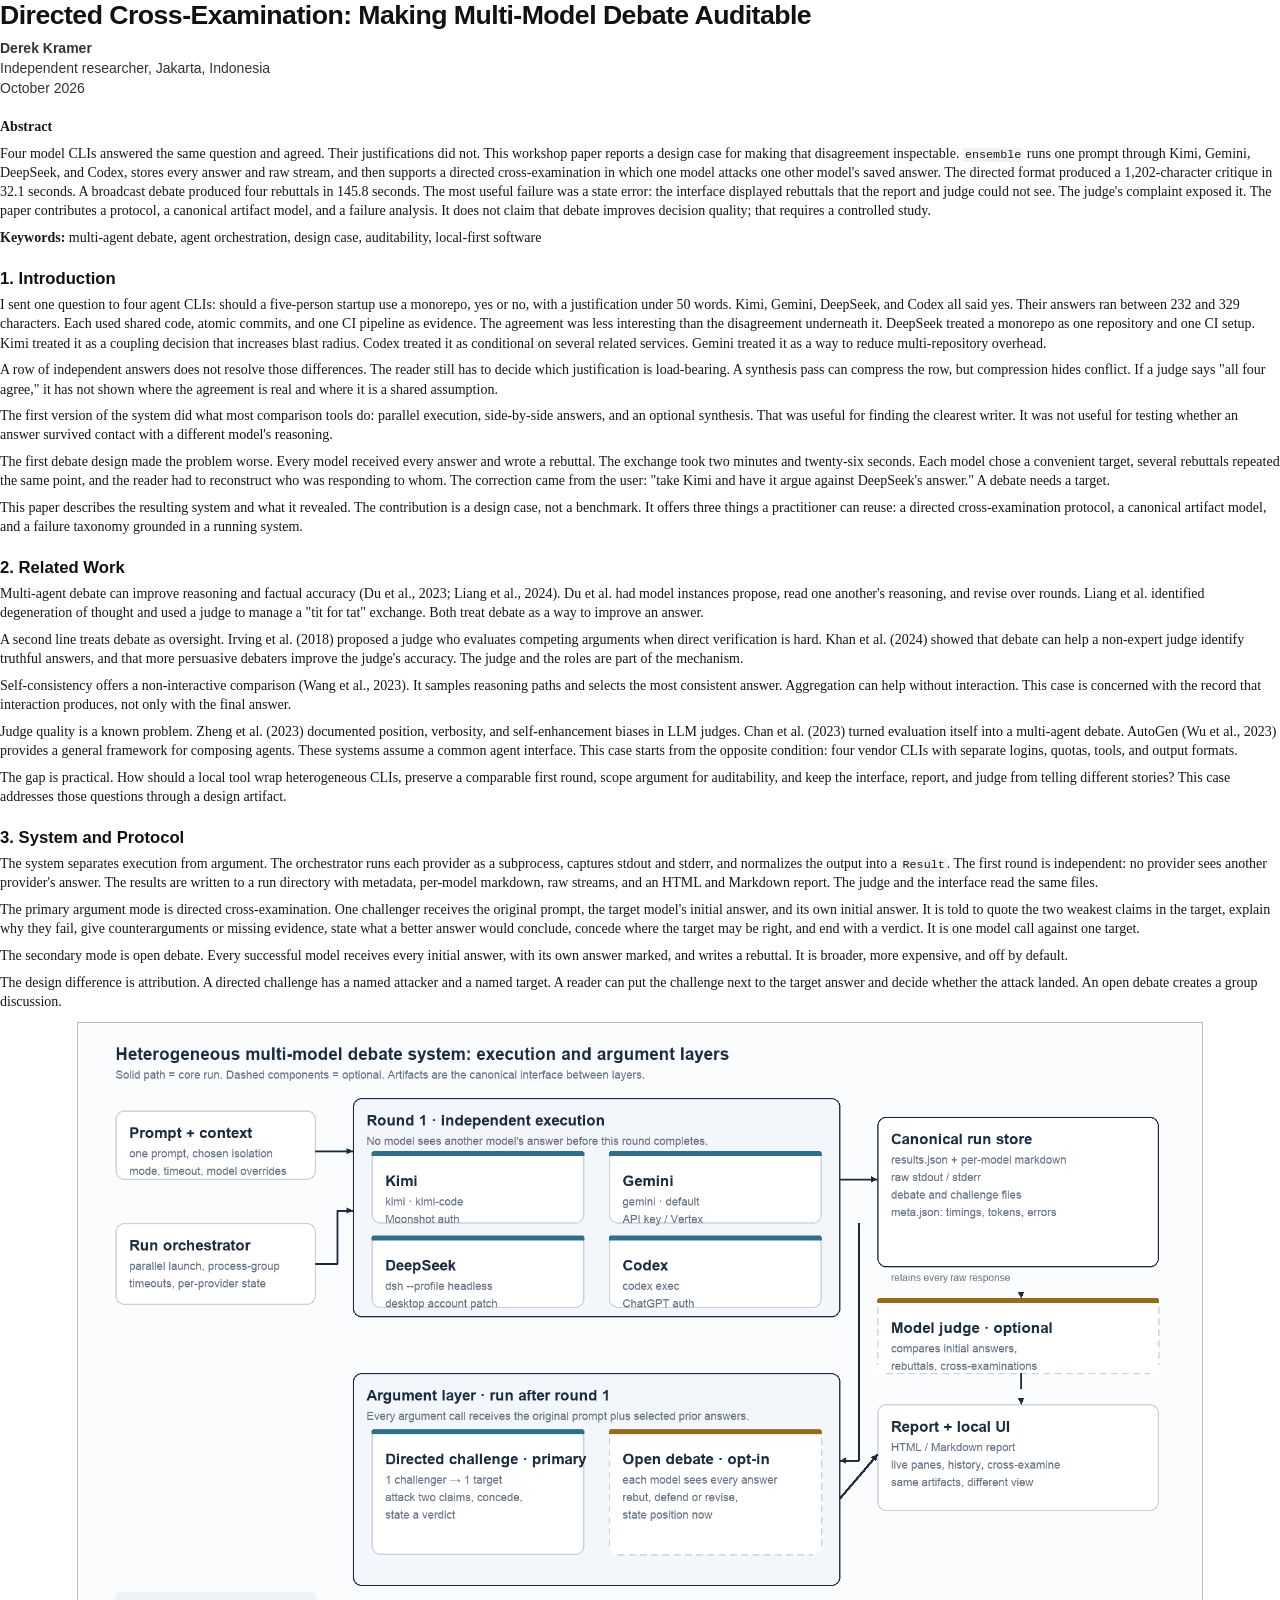
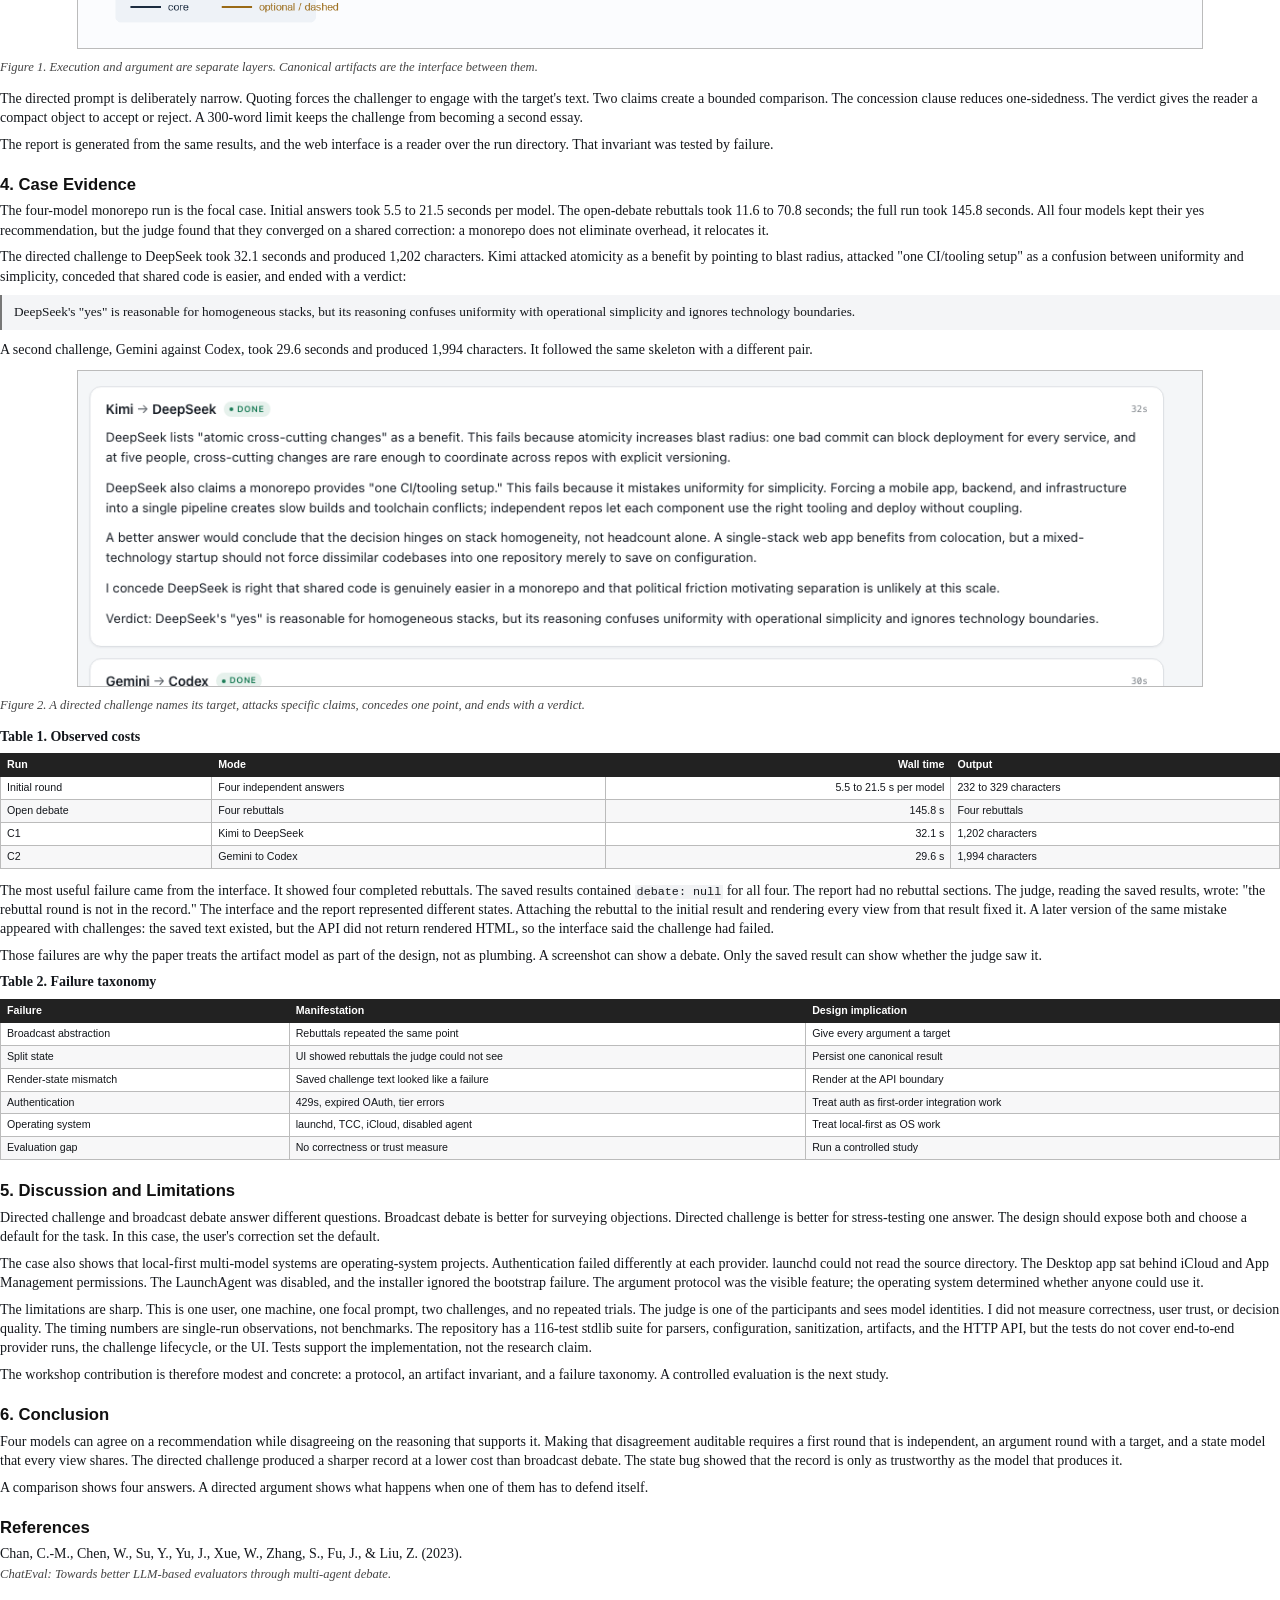
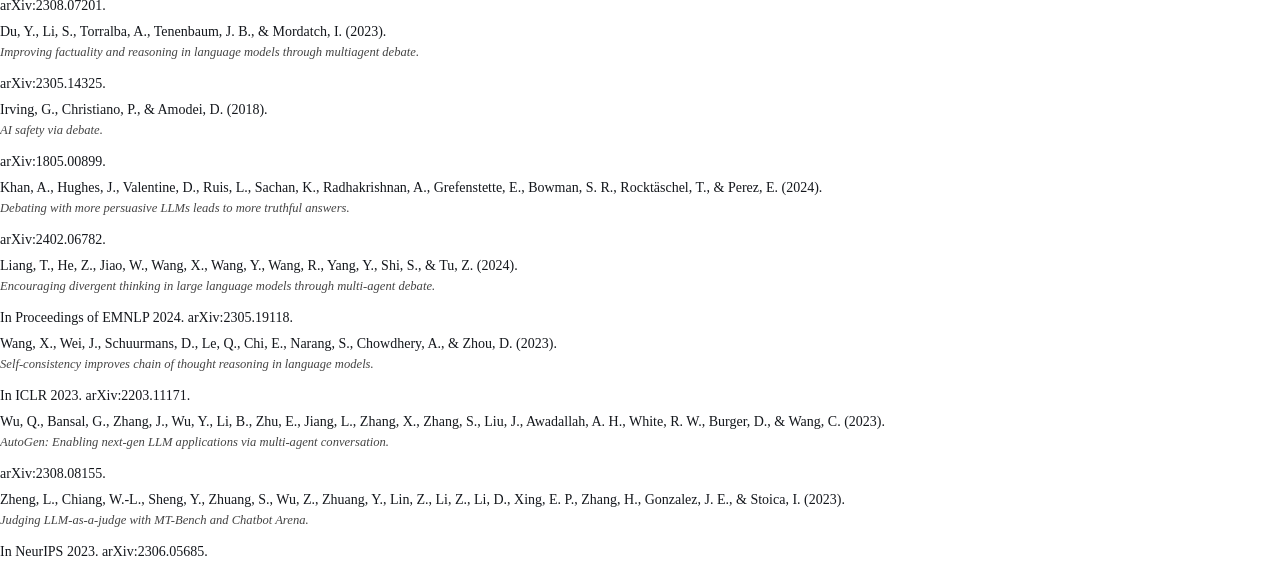
<file: WORKSHOP_PAPER.html>
<!doctype html>
<html lang="en">
<head><meta charset="utf-8"><title>Directed Cross-Examination · Workshop paper</title>
<style>
@page { size: Letter; margin: 0.85in 0.95in 0.8in; }
* { box-sizing: border-box; }
html { -webkit-print-color-adjust: exact; print-color-adjust: exact; }
body {
  margin: 0; color: #14171c; background: #fff;
  font-family: "Times New Roman", Times, serif;
  font-size: 10.5pt; line-height: 1.38;
}
h1 {
  font: 700 20pt/1.18 Arial, Helvetica, sans-serif;
  letter-spacing: -.02em; margin: 0 0 6pt; color: #111;
}
h1 + p { font: 10.5pt/1.4 Arial, Helvetica, sans-serif; color: #333; margin: 0 0 14pt; }
h2 {
  font: 700 12.5pt/1.25 Arial, Helvetica, sans-serif;
  margin: 16pt 0 4pt; color: #111; break-after: avoid;
}
h3 {
  font: 700 10.5pt/1.3 Arial, Helvetica, sans-serif;
  margin: 10pt 0 2pt; color: #111; break-after: avoid;
}
p { margin: 0 0 5.5pt; orphans: 2; widows: 2; }
blockquote {
  margin: 7pt 0 8pt; padding: 6pt 9pt; background: #f4f5f7;
  border-left: 2px solid #777; font-size: .95em;
}
blockquote p:last-child { margin-bottom: 0; }
ul, ol { margin: 3pt 0 7pt 17pt; padding: 0; }
li { margin: 0 0 2.5pt; }
code { font-family: "Courier New", monospace; font-size: .84em; background: #f1f2f4; padding: 0 2px; }
pre {
  font-family: "Courier New", monospace; font-size: .78em; line-height: 1.35;
  background: #f4f5f7; border: 1px solid #ddd; padding: 6pt 7pt;
  white-space: pre-wrap; word-break: break-word; margin: 5pt 0 8pt; break-inside: avoid;
}
pre code { background: none; padding: 0; }
table { width: 100%; border-collapse: collapse; margin: 5pt 0 9pt; font: 8pt/1.3 Arial, Helvetica, sans-serif; }
th { background: #222; color: #fff; text-align: left; border: 1px solid #222; padding: 3pt 4.5pt; }
td { border: 1px solid #bbb; padding: 3pt 4.5pt; vertical-align: top; }
tr:nth-child(even) td { background: #f7f7f8; }
p:has(> img) { text-align: center; margin: 8pt 0 2pt; break-inside: avoid; break-after: avoid; }
img { max-width: 88%; height: auto; border: 1px solid #bbb; }
p:has(> img) + p { break-before: avoid; break-inside: avoid; }
p > em:only-child { display: block; font-size: .9em; color: #444; margin: 2pt 0 9pt; }
.figure-block, .table-block { break-inside: avoid; page-break-inside: avoid; }
.figure-block img { margin-bottom: 2pt; }
p:has(+ pre) { break-after: avoid; }
p:has(+ table) { break-after: avoid; }
</style></head>
<body><h1>Directed Cross-Examination: Making Multi-Model Debate Auditable</h1>
<p><strong>Derek Kramer</strong><br>
Independent researcher, Jakarta, Indonesia<br>
October 2026</p>
<p><strong>Abstract</strong></p>
<p>Four model CLIs answered the same question and agreed. Their justifications did not. This workshop paper reports a design case for making that disagreement inspectable. <code>ensemble</code> runs one prompt through Kimi, Gemini, DeepSeek, and Codex, stores every answer and raw stream, and then supports a directed cross-examination in which one model attacks one other model's saved answer. The directed format produced a 1,202-character critique in 32.1 seconds. A broadcast debate produced four rebuttals in 145.8 seconds. The most useful failure was a state error: the interface displayed rebuttals that the report and judge could not see. The judge's complaint exposed it. The paper contributes a protocol, a canonical artifact model, and a failure analysis. It does not claim that debate improves decision quality; that requires a controlled study.</p>
<p><strong>Keywords:</strong> multi-agent debate, agent orchestration, design case, auditability, local-first software</p>
<h2>1. Introduction</h2>
<p>I sent one question to four agent CLIs: should a five-person startup use a monorepo, yes or no, with a justification under 50 words. Kimi, Gemini, DeepSeek, and Codex all said yes. Their answers ran between 232 and 329 characters. Each used shared code, atomic commits, and one CI pipeline as evidence. The agreement was less interesting than the disagreement underneath it. DeepSeek treated a monorepo as one repository and one CI setup. Kimi treated it as a coupling decision that increases blast radius. Codex treated it as conditional on several related services. Gemini treated it as a way to reduce multi-repository overhead.</p>
<p>A row of independent answers does not resolve those differences. The reader still has to decide which justification is load-bearing. A synthesis pass can compress the row, but compression hides conflict. If a judge says "all four agree," it has not shown where the agreement is real and where it is a shared assumption.</p>
<p>The first version of the system did what most comparison tools do: parallel execution, side-by-side answers, and an optional synthesis. That was useful for finding the clearest writer. It was not useful for testing whether an answer survived contact with a different model's reasoning.</p>
<p>The first debate design made the problem worse. Every model received every answer and wrote a rebuttal. The exchange took two minutes and twenty-six seconds. Each model chose a convenient target, several rebuttals repeated the same point, and the reader had to reconstruct who was responding to whom. The correction came from the user: "take Kimi and have it argue against DeepSeek's answer." A debate needs a target.</p>
<p>This paper describes the resulting system and what it revealed. The contribution is a design case, not a benchmark. It offers three things a practitioner can reuse: a directed cross-examination protocol, a canonical artifact model, and a failure taxonomy grounded in a running system.</p>
<h2>2. Related Work</h2>
<p>Multi-agent debate can improve reasoning and factual accuracy (Du et al., 2023; Liang et al., 2024). Du et al. had model instances propose, read one another's reasoning, and revise over rounds. Liang et al. identified degeneration of thought and used a judge to manage a "tit for tat" exchange. Both treat debate as a way to improve an answer.</p>
<p>A second line treats debate as oversight. Irving et al. (2018) proposed a judge who evaluates competing arguments when direct verification is hard. Khan et al. (2024) showed that debate can help a non-expert judge identify truthful answers, and that more persuasive debaters improve the judge's accuracy. The judge and the roles are part of the mechanism.</p>
<p>Self-consistency offers a non-interactive comparison (Wang et al., 2023). It samples reasoning paths and selects the most consistent answer. Aggregation can help without interaction. This case is concerned with the record that interaction produces, not only with the final answer.</p>
<p>Judge quality is a known problem. Zheng et al. (2023) documented position, verbosity, and self-enhancement biases in LLM judges. Chan et al. (2023) turned evaluation itself into a multi-agent debate. AutoGen (Wu et al., 2023) provides a general framework for composing agents. These systems assume a common agent interface. This case starts from the opposite condition: four vendor CLIs with separate logins, quotas, tools, and output formats.</p>
<p>The gap is practical. How should a local tool wrap heterogeneous CLIs, preserve a comparable first round, scope argument for auditability, and keep the interface, report, and judge from telling different stories? This case addresses those questions through a design artifact.</p>
<h2>3. System and Protocol</h2>
<p>The system separates execution from argument. The orchestrator runs each provider as a subprocess, captures stdout and stderr, and normalizes the output into a <code>Result</code>. The first round is independent: no provider sees another provider's answer. The results are written to a run directory with metadata, per-model markdown, raw streams, and an HTML and Markdown report. The judge and the interface read the same files.</p>
<p>The primary argument mode is directed cross-examination. One challenger receives the original prompt, the target model's initial answer, and its own initial answer. It is told to quote the two weakest claims in the target, explain why they fail, give counterarguments or missing evidence, state what a better answer would conclude, concede where the target may be right, and end with a verdict. It is one model call against one target.</p>
<p>The secondary mode is open debate. Every successful model receives every initial answer, with its own answer marked, and writes a rebuttal. It is broader, more expensive, and off by default.</p>
<p>The design difference is attribution. A directed challenge has a named attacker and a named target. A reader can put the challenge next to the target answer and decide whether the attack landed. An open debate creates a group discussion.</p>
<div class="figure-block"><p><img alt="System architecture" src="docs/case-architecture.png"></p>
<p><em>Figure 1. Execution and argument are separate layers. Canonical artifacts are the interface between them.</em></p></div>
<p>The directed prompt is deliberately narrow. Quoting forces the challenger to engage with the target's text. Two claims create a bounded comparison. The concession clause reduces one-sidedness. The verdict gives the reader a compact object to accept or reject. A 300-word limit keeps the challenge from becoming a second essay.</p>
<p>The report is generated from the same results, and the web interface is a reader over the run directory. That invariant was tested by failure.</p>
<h2>4. Case Evidence</h2>
<p>The four-model monorepo run is the focal case. Initial answers took 5.5 to 21.5 seconds per model. The open-debate rebuttals took 11.6 to 70.8 seconds; the full run took 145.8 seconds. All four models kept their yes recommendation, but the judge found that they converged on a shared correction: a monorepo does not eliminate overhead, it relocates it.</p>
<p>The directed challenge to DeepSeek took 32.1 seconds and produced 1,202 characters. Kimi attacked atomicity as a benefit by pointing to blast radius, attacked "one CI/tooling setup" as a confusion between uniformity and simplicity, conceded that shared code is easier, and ended with a verdict:</p>
<blockquote>
<p>DeepSeek's "yes" is reasonable for homogeneous stacks, but its reasoning confuses uniformity with operational simplicity and ignores technology boundaries.</p>
</blockquote>
<p>A second challenge, Gemini against Codex, took 29.6 seconds and produced 1,994 characters. It followed the same skeleton with a different pair.</p>
<div class="figure-block"><p><img alt="Kimi cross-examines DeepSeek's monorepo answer" src="docs/case-challenge-focus.png"></p>
<p><em>Figure 2. A directed challenge names its target, attacks specific claims, concedes one point, and ends with a verdict.</em></p></div>
<div class="table-block"><p><strong>Table 1. Observed costs</strong></p>
<table>
<thead>
<tr>
<th>Run</th>
<th>Mode</th>
<th style="text-align: right;">Wall time</th>
<th>Output</th>
</tr>
</thead>
<tbody>
<tr>
<td>Initial round</td>
<td>Four independent answers</td>
<td style="text-align: right;">5.5 to 21.5 s per model</td>
<td>232 to 329 characters</td>
</tr>
<tr>
<td>Open debate</td>
<td>Four rebuttals</td>
<td style="text-align: right;">145.8 s</td>
<td>Four rebuttals</td>
</tr>
<tr>
<td>C1</td>
<td>Kimi to DeepSeek</td>
<td style="text-align: right;">32.1 s</td>
<td>1,202 characters</td>
</tr>
<tr>
<td>C2</td>
<td>Gemini to Codex</td>
<td style="text-align: right;">29.6 s</td>
<td>1,994 characters</td>
</tr>
</tbody>
</table></div>
<p>The most useful failure came from the interface. It showed four completed rebuttals. The saved results contained <code>debate: null</code> for all four. The report had no rebuttal sections. The judge, reading the saved results, wrote: "the rebuttal round is not in the record." The interface and the report represented different states. Attaching the rebuttal to the initial result and rendering every view from that result fixed it. A later version of the same mistake appeared with challenges: the saved text existed, but the API did not return rendered HTML, so the interface said the challenge had failed.</p>
<p>Those failures are why the paper treats the artifact model as part of the design, not as plumbing. A screenshot can show a debate. Only the saved result can show whether the judge saw it.</p>
<div class="table-block"><p><strong>Table 2. Failure taxonomy</strong></p>
<table>
<thead>
<tr>
<th>Failure</th>
<th>Manifestation</th>
<th>Design implication</th>
</tr>
</thead>
<tbody>
<tr>
<td>Broadcast abstraction</td>
<td>Rebuttals repeated the same point</td>
<td>Give every argument a target</td>
</tr>
<tr>
<td>Split state</td>
<td>UI showed rebuttals the judge could not see</td>
<td>Persist one canonical result</td>
</tr>
<tr>
<td>Render-state mismatch</td>
<td>Saved challenge text looked like a failure</td>
<td>Render at the API boundary</td>
</tr>
<tr>
<td>Authentication</td>
<td>429s, expired OAuth, tier errors</td>
<td>Treat auth as first-order integration work</td>
</tr>
<tr>
<td>Operating system</td>
<td>launchd, TCC, iCloud, disabled agent</td>
<td>Treat local-first as OS work</td>
</tr>
<tr>
<td>Evaluation gap</td>
<td>No correctness or trust measure</td>
<td>Run a controlled study</td>
</tr>
</tbody>
</table></div>
<h2>5. Discussion and Limitations</h2>
<p>Directed challenge and broadcast debate answer different questions. Broadcast debate is better for surveying objections. Directed challenge is better for stress-testing one answer. The design should expose both and choose a default for the task. In this case, the user's correction set the default.</p>
<p>The case also shows that local-first multi-model systems are operating-system projects. Authentication failed differently at each provider. launchd could not read the source directory. The Desktop app sat behind iCloud and App Management permissions. The LaunchAgent was disabled, and the installer ignored the bootstrap failure. The argument protocol was the visible feature; the operating system determined whether anyone could use it.</p>
<p>The limitations are sharp. This is one user, one machine, one focal prompt, two challenges, and no repeated trials. The judge is one of the participants and sees model identities. I did not measure correctness, user trust, or decision quality. The timing numbers are single-run observations, not benchmarks. The repository has a 116-test stdlib suite for parsers, configuration, sanitization, artifacts, and the HTTP API, but the tests do not cover end-to-end provider runs, the challenge lifecycle, or the UI. Tests support the implementation, not the research claim.</p>
<p>The workshop contribution is therefore modest and concrete: a protocol, an artifact invariant, and a failure taxonomy. A controlled evaluation is the next study.</p>
<h2>6. Conclusion</h2>
<p>Four models can agree on a recommendation while disagreeing on the reasoning that supports it. Making that disagreement auditable requires a first round that is independent, an argument round with a target, and a state model that every view shares. The directed challenge produced a sharper record at a lower cost than broadcast debate. The state bug showed that the record is only as trustworthy as the model that produces it.</p>
<p>A comparison shows four answers. A directed argument shows what happens when one of them has to defend itself.</p>
<h2>References</h2>
<p>Chan, C.-M., Chen, W., Su, Y., Yu, J., Xue, W., Zhang, S., Fu, J., &amp; Liu, Z. (2023). <em>ChatEval: Towards better LLM-based evaluators through multi-agent debate.</em> arXiv:2308.07201.</p>
<p>Du, Y., Li, S., Torralba, A., Tenenbaum, J. B., &amp; Mordatch, I. (2023). <em>Improving factuality and reasoning in language models through multiagent debate.</em> arXiv:2305.14325.</p>
<p>Irving, G., Christiano, P., &amp; Amodei, D. (2018). <em>AI safety via debate.</em> arXiv:1805.00899.</p>
<p>Khan, A., Hughes, J., Valentine, D., Ruis, L., Sachan, K., Radhakrishnan, A., Grefenstette, E., Bowman, S. R., Rocktäschel, T., &amp; Perez, E. (2024). <em>Debating with more persuasive LLMs leads to more truthful answers.</em> arXiv:2402.06782.</p>
<p>Liang, T., He, Z., Jiao, W., Wang, X., Wang, Y., Wang, R., Yang, Y., Shi, S., &amp; Tu, Z. (2024). <em>Encouraging divergent thinking in large language models through multi-agent debate.</em> In Proceedings of EMNLP 2024. arXiv:2305.19118.</p>
<p>Wang, X., Wei, J., Schuurmans, D., Le, Q., Chi, E., Narang, S., Chowdhery, A., &amp; Zhou, D. (2023). <em>Self-consistency improves chain of thought reasoning in language models.</em> In ICLR 2023. arXiv:2203.11171.</p>
<p>Wu, Q., Bansal, G., Zhang, J., Wu, Y., Li, B., Zhu, E., Jiang, L., Zhang, X., Zhang, S., Liu, J., Awadallah, A. H., White, R. W., Burger, D., &amp; Wang, C. (2023). <em>AutoGen: Enabling next-gen LLM applications via multi-agent conversation.</em> arXiv:2308.08155.</p>
<p>Zheng, L., Chiang, W.-L., Sheng, Y., Zhuang, S., Wu, Z., Zhuang, Y., Lin, Z., Li, Z., Li, D., Xing, E. P., Zhang, H., Gonzalez, J. E., &amp; Stoica, I. (2023). <em>Judging LLM-as-a-judge with MT-Bench and Chatbot Arena.</em> In NeurIPS 2023. arXiv:2306.05685.</p></body>
</html>
</file>
